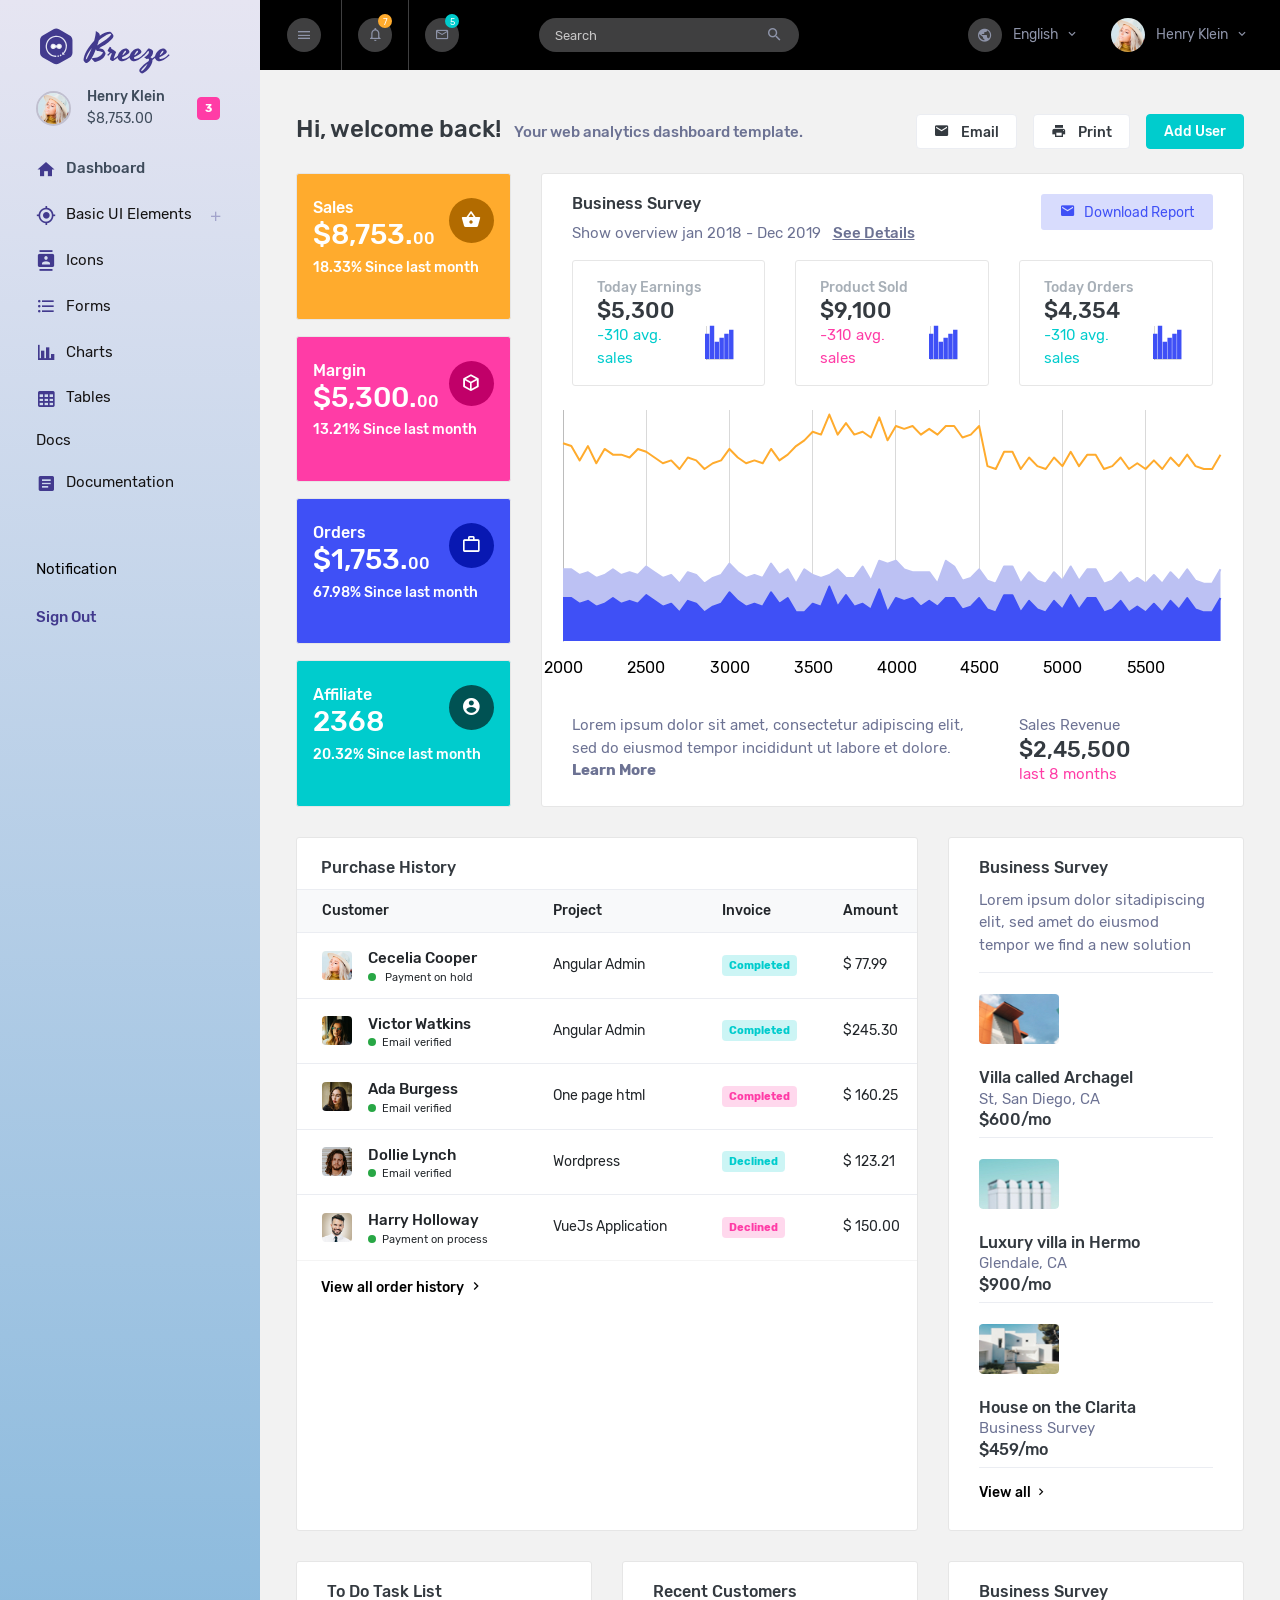
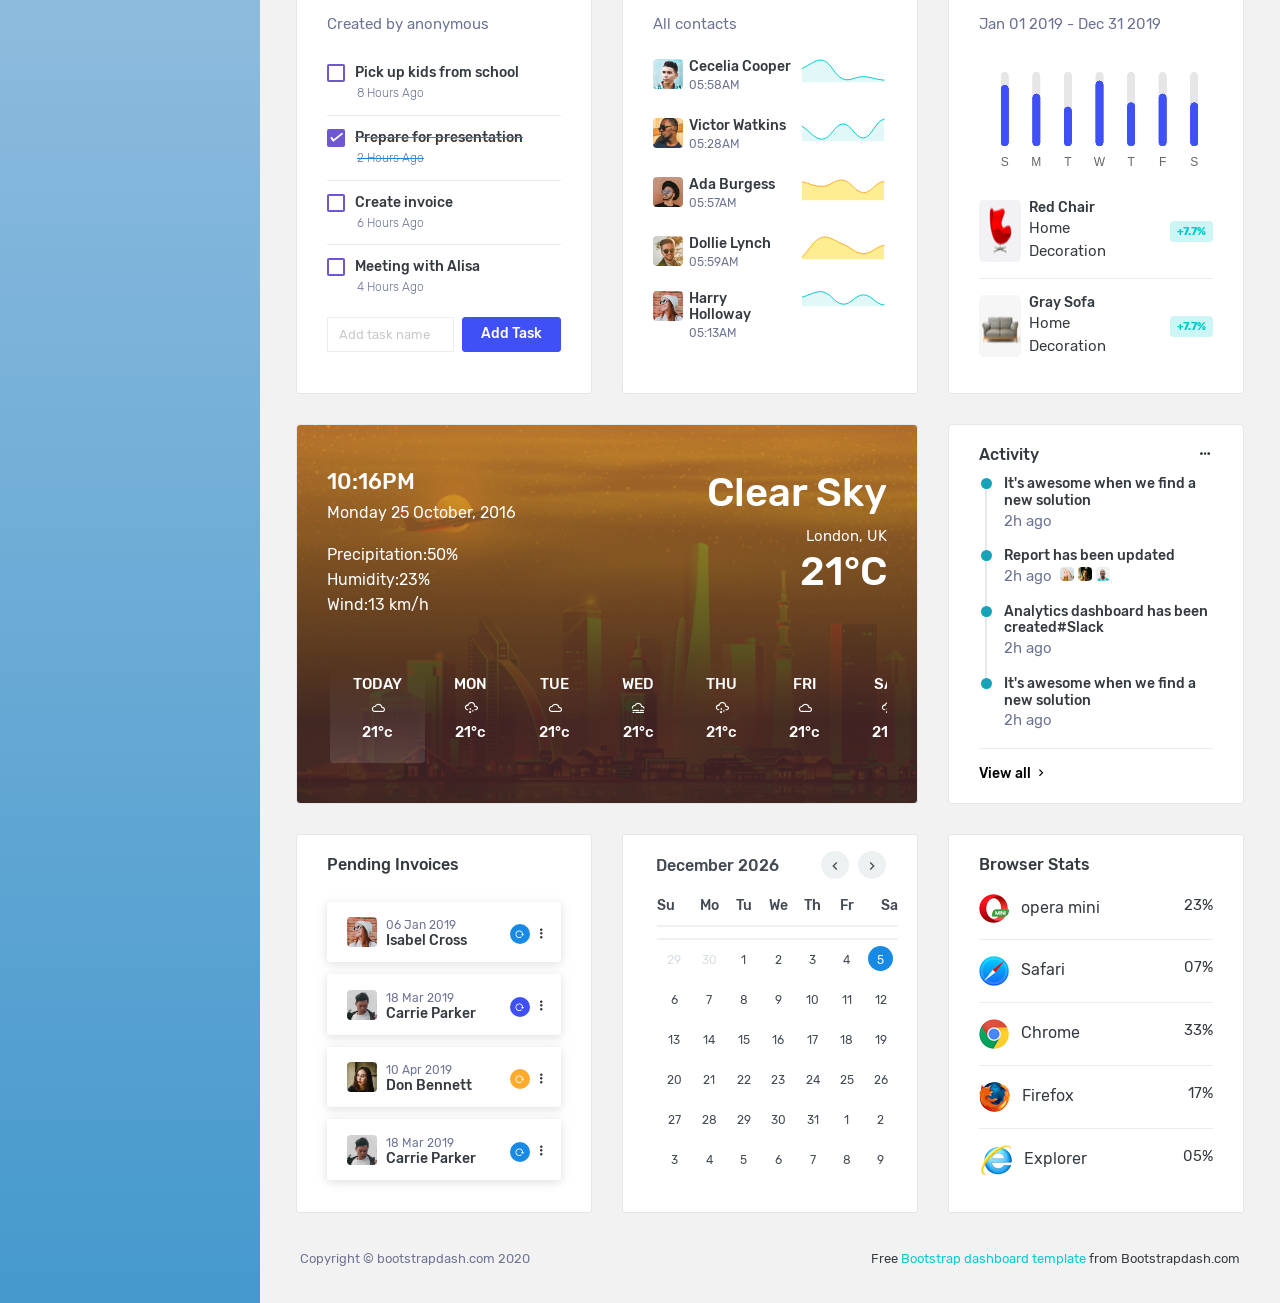
<file: AcunMedyaHospitalProject/Templates/Breeze-Free-Bootstrap-Admin-Template-1.0.0/template/index.html>
<!DOCTYPE html>
<html lang="en">
  <head>
    <!-- Required meta tags -->
    <meta charset="utf-8" />
    <meta name="viewport" content="width=device-width, initial-scale=1, shrink-to-fit=no" />
    <title>Breeze Admin</title>
    <link rel="stylesheet" href="assets/vendors/mdi/css/materialdesignicons.min.css" />
    <link rel="stylesheet" href="assets/vendors/flag-icon-css/css/flag-icon.min.css" />
    <link rel="stylesheet" href="assets/vendors/css/vendor.bundle.base.css" />
    <link rel="stylesheet" href="assets/vendors/font-awesome/css/font-awesome.min.css" />
    <link rel="stylesheet" href="assets/vendors/bootstrap-datepicker/bootstrap-datepicker.min.css" />
    <link rel="stylesheet" href="assets/css/style.css" />
    <link rel="shortcut icon" href="assets/images/favicon.png" />
  </head>
  <body>
    <div class="container-scroller">
      <nav class="sidebar sidebar-offcanvas" id="sidebar">
        <div class="text-center sidebar-brand-wrapper d-flex align-items-center">
          <a class="sidebar-brand brand-logo" href="index.html"><img src="assets/images/logo.svg" alt="logo" /></a>
          <a class="sidebar-brand brand-logo-mini pl-4 pt-3" href="index.html"><img src="assets/images/logo-mini.svg" alt="logo" /></a>
        </div>
        <ul class="nav">
          <li class="nav-item nav-profile">
            <a href="#" class="nav-link">
              <div class="nav-profile-image">
                <img src="assets/images/faces/face1.jpg" alt="profile" />
                <span class="login-status online"></span>
                <!--change to offline or busy as needed-->
              </div>
              <div class="nav-profile-text d-flex flex-column pr-3">
                <span class="font-weight-medium mb-2">Henry Klein</span>
                <span class="font-weight-normal">$8,753.00</span>
              </div>
              <span class="badge badge-danger text-white ml-3 rounded">3</span>
            </a>
          </li>
          <li class="nav-item">
            <a class="nav-link" href="index.html">
              <i class="mdi mdi-home menu-icon"></i>
              <span class="menu-title">Dashboard</span>
            </a>
          </li>
          <li class="nav-item">
            <a class="nav-link" data-toggle="collapse" href="#ui-basic" aria-expanded="false" aria-controls="ui-basic">
              <i class="mdi mdi-crosshairs-gps menu-icon"></i>
              <span class="menu-title">Basic UI Elements</span>
              <i class="menu-arrow"></i>
            </a>
            <div class="collapse" id="ui-basic">
              <ul class="nav flex-column sub-menu">
                <li class="nav-item">
                  <a class="nav-link" href="pages/ui-features/buttons.html">Buttons</a>
                </li>
                <li class="nav-item">
                  <a class="nav-link" href="pages/ui-features/dropdowns.html">Dropdowns</a>
                </li>
                <li class="nav-item">
                  <a class="nav-link" href="pages/ui-features/typography.html">Typography</a>
                </li>
              </ul>
            </div>
          </li>
          <li class="nav-item">
            <a class="nav-link" href="pages/icons/mdi.html">
              <i class="mdi mdi-contacts menu-icon"></i>
              <span class="menu-title">Icons</span>
            </a>
          </li>
          <li class="nav-item">
            <a class="nav-link" href="pages/forms/basic_elements.html">
              <i class="mdi mdi-format-list-bulleted menu-icon"></i>
              <span class="menu-title">Forms</span>
            </a>
          </li>
          <li class="nav-item">
            <a class="nav-link" href="pages/charts/chartjs.html">
              <i class="mdi mdi-chart-bar menu-icon"></i>
              <span class="menu-title">Charts</span>
            </a>
          </li>
          <li class="nav-item">
            <a class="nav-link" href="pages/tables/basic-table.html">
              <i class="mdi mdi-table-large menu-icon"></i>
              <span class="menu-title">Tables</span>
            </a>
          </li>
          <li class="nav-item">
            <span class="nav-link" href="#">
              <span class="menu-title">Docs</span>
            </span>
          </li>
          <li class="nav-item">
            <a class="nav-link" href="https://www.bootstrapdash.com/demo/breeze-free/documentation/documentation.html">
              <i class="mdi mdi-file-document-box menu-icon"></i>
              <span class="menu-title">Documentation</span>
            </a>
          </li>
          <li class="nav-item sidebar-actions">
            <div class="nav-link">
              <div class="mt-4">
                <div class="border-none">
                  <p class="text-black">Notification</p>
                </div>
                <ul class="mt-4 pl-0">
                  <li>Sign Out</li>
                </ul>
              </div>
            </div>
          </li>
        </ul>
      </nav>
      <div class="container-fluid page-body-wrapper">
        <div id="theme-settings" class="settings-panel">
          <i class="settings-close mdi mdi-close"></i>
          <p class="settings-heading">SIDEBAR SKINS</p>
          <div class="sidebar-bg-options selected" id="sidebar-default-theme">
            <div class="img-ss rounded-circle bg-light border mr-3"></div> Default
          </div>
          <div class="sidebar-bg-options" id="sidebar-dark-theme">
            <div class="img-ss rounded-circle bg-dark border mr-3"></div> Dark
          </div>
          <p class="settings-heading mt-2">HEADER SKINS</p>
          <div class="color-tiles mx-0 px-4">
            <div class="tiles light"></div>
            <div class="tiles dark"></div>
          </div>
        </div>
        <nav class="navbar col-lg-12 col-12 p-lg-0 fixed-top d-flex flex-row">
          <div class="navbar-menu-wrapper d-flex align-items-stretch justify-content-between">
            <a class="navbar-brand brand-logo-mini align-self-center d-lg-none" href="index.html"><img src="assets/images/logo-mini.svg" alt="logo" /></a>
            <button class="navbar-toggler navbar-toggler align-self-center mr-2" type="button" data-toggle="minimize">
              <i class="mdi mdi-menu"></i>
            </button>
            <ul class="navbar-nav">
              <li class="nav-item dropdown">
                <a class="nav-link count-indicator dropdown-toggle" id="notificationDropdown" href="#" data-toggle="dropdown">
                  <i class="mdi mdi-bell-outline"></i>
                  <span class="count count-varient1">7</span>
                </a>
                <div class="dropdown-menu navbar-dropdown navbar-dropdown-large preview-list" aria-labelledby="notificationDropdown">
                  <h6 class="p-3 mb-0">Notifications</h6>
                  <a class="dropdown-item preview-item">
                    <div class="preview-thumbnail">
                      <img src="assets/images/faces/face4.jpg" alt="" class="profile-pic" />
                    </div>
                    <div class="preview-item-content">
                      <p class="mb-0"> Dany Miles <span class="text-small text-muted">commented on your photo</span>
                      </p>
                    </div>
                  </a>
                  <a class="dropdown-item preview-item">
                    <div class="preview-thumbnail">
                      <img src="assets/images/faces/face3.jpg" alt="" class="profile-pic" />
                    </div>
                    <div class="preview-item-content">
                      <p class="mb-0"> James <span class="text-small text-muted">posted a photo on your wall</span>
                      </p>
                    </div>
                  </a>
                  <a class="dropdown-item preview-item">
                    <div class="preview-thumbnail">
                      <img src="assets/images/faces/face2.jpg" alt="" class="profile-pic" />
                    </div>
                    <div class="preview-item-content">
                      <p class="mb-0"> Alex <span class="text-small text-muted">just mentioned you in his post</span>
                      </p>
                    </div>
                  </a>
                  <div class="dropdown-divider"></div>
                  <p class="p-3 mb-0">View all activities</p>
                </div>
              </li>
              <li class="nav-item dropdown d-none d-sm-flex">
                <a class="nav-link count-indicator dropdown-toggle" id="messageDropdown" href="#" data-toggle="dropdown">
                  <i class="mdi mdi-email-outline"></i>
                  <span class="count count-varient2">5</span>
                </a>
                <div class="dropdown-menu navbar-dropdown navbar-dropdown-large preview-list" aria-labelledby="messageDropdown">
                  <h6 class="p-3 mb-0">Messages</h6>
                  <a class="dropdown-item preview-item">
                    <div class="preview-item-content flex-grow">
                      <span class="badge badge-pill badge-success">Request</span>
                      <p class="text-small text-muted ellipsis mb-0"> Suport needed for user123 </p>
                    </div>
                    <p class="text-small text-muted align-self-start"> 4:10 PM </p>
                  </a>
                  <a class="dropdown-item preview-item">
                    <div class="preview-item-content flex-grow">
                      <span class="badge badge-pill badge-warning">Invoices</span>
                      <p class="text-small text-muted ellipsis mb-0"> Invoice for order is mailed </p>
                    </div>
                    <p class="text-small text-muted align-self-start"> 4:10 PM </p>
                  </a>
                  <a class="dropdown-item preview-item">
                    <div class="preview-item-content flex-grow">
                      <span class="badge badge-pill badge-danger">Projects</span>
                      <p class="text-small text-muted ellipsis mb-0"> New project will start tomorrow </p>
                    </div>
                    <p class="text-small text-muted align-self-start"> 4:10 PM </p>
                  </a>
                  <h6 class="p-3 mb-0">See all activity</h6>
                </div>
              </li>
              <li class="nav-item nav-search border-0 ml-1 ml-md-3 ml-lg-5 d-none d-md-flex">
                <form class="nav-link form-inline mt-2 mt-md-0">
                  <div class="input-group">
                    <input type="text" class="form-control" placeholder="Search" />
                    <div class="input-group-append">
                      <span class="input-group-text">
                        <i class="mdi mdi-magnify"></i>
                      </span>
                    </div>
                  </div>
                </form>
              </li>
            </ul>
            <ul class="navbar-nav navbar-nav-right ml-lg-auto">
              <li class="nav-item dropdown d-none d-xl-flex border-0">
                <a class="nav-link dropdown-toggle" id="languageDropdown" href="#" data-toggle="dropdown">
                  <i class="mdi mdi-earth"></i> English </a>
                <div class="dropdown-menu navbar-dropdown" aria-labelledby="languageDropdown">
                  <a class="dropdown-item" href="#"> French </a>
                  <a class="dropdown-item" href="#"> Spain </a>
                  <a class="dropdown-item" href="#"> Latin </a>
                  <a class="dropdown-item" href="#"> Japanese </a>
                </div>
              </li>
              <li class="nav-item nav-profile dropdown border-0">
                <a class="nav-link dropdown-toggle" id="profileDropdown" href="#" data-toggle="dropdown">
                  <img class="nav-profile-img mr-2" alt="" src="assets/images/faces/face1.jpg" />
                  <span class="profile-name">Henry Klein</span>
                </a>
                <div class="dropdown-menu navbar-dropdown w-100" aria-labelledby="profileDropdown">
                  <a class="dropdown-item" href="#">
                    <i class="mdi mdi-cached mr-2 text-success"></i> Activity Log </a>
                  <a class="dropdown-item" href="#">
                    <i class="mdi mdi-logout mr-2 text-primary"></i> Signout </a>
                </div>
              </li>
            </ul>
            <button class="navbar-toggler navbar-toggler-right d-lg-none align-self-center" type="button" data-toggle="offcanvas">
              <span class="mdi mdi-menu"></span>
            </button>
          </div>
        </nav>
        <div class="main-panel">
          <div class="content-wrapper pb-0">
            <div class="page-header flex-wrap">
              <h3 class="mb-0"> Hi, welcome back! <span class="pl-0 h6 pl-sm-2 text-muted d-inline-block">Your web analytics dashboard template.</span>
              </h3>
              <div class="d-flex">
                <button type="button" class="btn btn-sm bg-white btn-icon-text border">
                  <i class="mdi mdi-email btn-icon-prepend"></i> Email </button>
                <button type="button" class="btn btn-sm bg-white btn-icon-text border ml-3">
                  <i class="mdi mdi-printer btn-icon-prepend"></i> Print </button>
                <button type="button" class="btn btn-sm ml-3 btn-success"> Add User </button>
              </div>
            </div>
            <div class="row">
              <div class="col-xl-3 col-lg-12 stretch-card grid-margin">
                <div class="row">
                  <div class="col-xl-12 col-md-6 stretch-card grid-margin grid-margin-sm-0 pb-sm-3">
                    <div class="card bg-warning">
                      <div class="card-body px-3 py-4">
                        <div class="d-flex justify-content-between align-items-start">
                          <div class="color-card">
                            <p class="mb-0 color-card-head">Sales</p>
                            <h2 class="text-white"> $8,753.<span class="h5">00</span>
                            </h2>
                          </div>
                          <i class="card-icon-indicator mdi mdi-basket bg-inverse-icon-warning"></i>
                        </div>
                        <h6 class="text-white">18.33% Since last month</h6>
                      </div>
                    </div>
                  </div>
                  <div class="col-xl-12 col-md-6 stretch-card grid-margin grid-margin-sm-0 pb-sm-3">
                    <div class="card bg-danger">
                      <div class="card-body px-3 py-4">
                        <div class="d-flex justify-content-between align-items-start">
                          <div class="color-card">
                            <p class="mb-0 color-card-head">Margin</p>
                            <h2 class="text-white"> $5,300.<span class="h5">00</span>
                            </h2>
                          </div>
                          <i class="card-icon-indicator mdi mdi-cube-outline bg-inverse-icon-danger"></i>
                        </div>
                        <h6 class="text-white">13.21% Since last month</h6>
                      </div>
                    </div>
                  </div>
                  <div class="col-xl-12 col-md-6 stretch-card grid-margin grid-margin-sm-0 pb-sm-3 pb-lg-0 pb-xl-3">
                    <div class="card bg-primary">
                      <div class="card-body px-3 py-4">
                        <div class="d-flex justify-content-between align-items-start">
                          <div class="color-card">
                            <p class="mb-0 color-card-head">Orders</p>
                            <h2 class="text-white"> $1,753.<span class="h5">00</span>
                            </h2>
                          </div>
                          <i class="card-icon-indicator mdi mdi-briefcase-outline bg-inverse-icon-primary"></i>
                        </div>
                        <h6 class="text-white">67.98% Since last month</h6>
                      </div>
                    </div>
                  </div>
                  <div class="col-xl-12 col-md-6 stretch-card pb-sm-3 pb-lg-0">
                    <div class="card bg-success">
                      <div class="card-body px-3 py-4">
                        <div class="d-flex justify-content-between align-items-start">
                          <div class="color-card">
                            <p class="mb-0 color-card-head">Affiliate</p>
                            <h2 class="text-white">2368</h2>
                          </div>
                          <i class="card-icon-indicator mdi mdi-account-circle bg-inverse-icon-success"></i>
                        </div>
                        <h6 class="text-white">20.32% Since last month</h6>
                      </div>
                    </div>
                  </div>
                </div>
              </div>
              <div class="col-xl-9 stretch-card grid-margin">
                <div class="card">
                  <div class="card-body">
                    <div class="row">
                      <div class="col-sm-7">
                        <h5>Business Survey</h5>
                        <p class="text-muted"> Show overview jan 2018 - Dec 2019 <a class="text-muted font-weight-medium pl-2" href="#"><u>See Details</u></a>
                        </p>
                      </div>
                      <div class="col-sm-5 text-md-right">
                        <button type="button" class="btn btn-icon-text mb-3 mb-sm-0 btn-inverse-primary font-weight-normal">
                          <i class="mdi mdi-email btn-icon-prepend"></i>Download Report </button>
                      </div>
                    </div>
                    <div class="row">
                      <div class="col-sm-4">
                        <div class="card mb-3 mb-sm-0">
                          <div class="card-body py-3 px-4">
                            <p class="m-0 survey-head">Today Earnings</p>
                            <div class="d-flex justify-content-between align-items-end flot-bar-wrapper">
                              <div>
                                <h3 class="m-0 survey-value">$5,300</h3>
                                <p class="text-success m-0">-310 avg. sales</p>
                              </div>
                              <div id="earningChart" class="flot-chart"></div>
                            </div>
                          </div>
                        </div>
                      </div>
                      <div class="col-sm-4">
                        <div class="card mb-3 mb-sm-0">
                          <div class="card-body py-3 px-4">
                            <p class="m-0 survey-head">Product Sold</p>
                            <div class="d-flex justify-content-between align-items-end flot-bar-wrapper">
                              <div>
                                <h3 class="m-0 survey-value">$9,100</h3>
                                <p class="text-danger m-0">-310 avg. sales</p>
                              </div>
                              <div id="productChart" class="flot-chart"></div>
                            </div>
                          </div>
                        </div>
                      </div>
                      <div class="col-sm-4">
                        <div class="card">
                          <div class="card-body py-3 px-4">
                            <p class="m-0 survey-head">Today Orders</p>
                            <div class="d-flex justify-content-between align-items-end flot-bar-wrapper">
                              <div>
                                <h3 class="m-0 survey-value">$4,354</h3>
                                <p class="text-success m-0">-310 avg. sales</p>
                              </div>
                              <div id="orderChart" class="flot-chart"></div>
                            </div>
                          </div>
                        </div>
                      </div>
                    </div>
                    <div class="row my-3">
                      <div class="col-sm-12">
                        <div class="flot-chart-wrapper">
                          <div id="flotChart" class="flot-chart">
                            <canvas class="flot-base"></canvas>
                          </div>
                        </div>
                      </div>
                    </div>
                    <div class="row">
                      <div class="col-sm-8">
                        <p class="text-muted mb-0"> Lorem ipsum dolor sit amet, consectetur adipiscing elit, sed do eiusmod tempor incididunt ut labore et dolore. <b>Learn More</b>
                        </p>
                      </div>
                      <div class="col-sm-4">
                        <p class="mb-0 text-muted">Sales Revenue</p>
                        <h5 class="d-inline-block survey-value mb-0"> $2,45,500 </h5>
                        <p class="d-inline-block text-danger mb-0"> last 8 months </p>
                      </div>
                    </div>
                  </div>
                </div>
              </div>
            </div>
            <div class="row">
              <div class="col-xl-8 col-sm-6 grid-margin stretch-card">
                <div class="card">
                  <div class="card-body px-0 overflow-auto">
                    <h4 class="card-title pl-4">Purchase History</h4>
                    <div class="table-responsive">
                      <table class="table">
                        <thead class="bg-light">
                          <tr>
                            <th>Customer</th>
                            <th>Project</th>
                            <th>Invoice</th>
                            <th>Amount</th>
                          </tr>
                        </thead>
                        <tbody>
                          <tr>
                            <td>
                              <div class="d-flex align-items-center">
                                <img src="assets/images/faces/face1.jpg" alt="image" />
                                <div class="table-user-name ml-3">
                                  <p class="mb-0 font-weight-medium"> Cecelia Cooper </p>
                                  <small> Payment on hold</small>
                                </div>
                              </div>
                            </td>
                            <td>Angular Admin</td>
                            <td>
                              <div class="badge badge-inverse-success"> Completed </div>
                            </td>
                            <td>$ 77.99</td>
                          </tr>
                          <tr>
                            <td>
                              <div class="d-flex align-items-center">
                                <img src="assets/images/faces/face10.jpg" alt="image" />
                                <div class="table-user-name ml-3">
                                  <p class="mb-0 font-weight-medium"> Victor Watkins </p>
                                  <small>Email verified</small>
                                </div>
                              </div>
                            </td>
                            <td>Angular Admin</td>
                            <td>
                              <div class="badge badge-inverse-success"> Completed </div>
                            </td>
                            <td>$245.30</td>
                          </tr>
                          <tr>
                            <td>
                              <div class="d-flex align-items-center">
                                <img src="assets/images/faces/face11.jpg" alt="image" />
                                <div class="table-user-name ml-3">
                                  <p class="mb-0 font-weight-medium"> Ada Burgess </p>
                                  <small>Email verified</small>
                                </div>
                              </div>
                            </td>
                            <td>One page html</td>
                            <td>
                              <div class="badge badge-inverse-danger"> Completed </div>
                            </td>
                            <td>$ 160.25</td>
                          </tr>
                          <tr>
                            <td>
                              <div class="d-flex align-items-center">
                                <img src="assets/images/faces/face13.jpg" alt="image" />
                                <div class="table-user-name ml-3">
                                  <p class="mb-0 font-weight-medium"> Dollie Lynch </p>
                                  <small>Email verified</small>
                                </div>
                              </div>
                            </td>
                            <td>Wordpress</td>
                            <td>
                              <div class="badge badge-inverse-success"> Declined </div>
                            </td>
                            <td>$ 123.21</td>
                          </tr>
                          <tr>
                            <td>
                              <div class="d-flex align-items-center">
                                <img src="assets/images/faces/face16.jpg" alt="image" />
                                <div class="table-user-name ml-3">
                                  <p class="mb-0 font-weight-medium"> Harry Holloway </p>
                                  <small>Payment on process</small>
                                </div>
                              </div>
                            </td>
                            <td>VueJs Application</td>
                            <td>
                              <div class="badge badge-inverse-danger"> Declined </div>
                            </td>
                            <td>$ 150.00</td>
                          </tr>
                        </tbody>
                      </table>
                    </div>
                    <a class="text-black mt-3 d-block pl-4" href="#">
                      <span class="font-weight-medium h6">View all order history</span>
                      <i class="mdi mdi-chevron-right"></i></a>
                  </div>
                </div>
              </div>
              <div class="col-xl-4 col-sm-6 grid-margin stretch-card">
                <div class="card">
                  <div class="card-body">
                    <div class="card-title font-weight-medium"> Business Survey </div>
                    <p class="text-muted"> Lorem ipsum dolor sitadipiscing elit, sed amet do eiusmod tempor we find a new solution </p>
                    <div class="d-flex flex-wrap border-bottom py-2 border-top justify-content-between">
                      <img class="survey-img mb-lg-3" src="assets/images/dashboard/img_3.jpg" alt="" />
                      <div class="pt-2">
                        <h5 class="mb-0">Villa called Archagel</h5>
                        <p class="mb-0 text-muted">St, San Diego, CA</p>
                        <h5 class="mb-0">$600/mo</h5>
                      </div>
                    </div>
                    <div class="d-flex flex-wrap border-bottom py-2 justify-content-between">
                      <img class="survey-img mb-lg-3" src="assets/images/dashboard/img_1.jpg" alt="" />
                      <div class="pt-2">
                        <h5 class="mb-0">Luxury villa in Hermo</h5>
                        <p class="mb-0 text-muted">Glendale, CA</p>
                        <h5 class="mb-0">$900/mo</h5>
                      </div>
                    </div>
                    <div class="d-flex flex-wrap border-bottom py-2 justify-content-between">
                      <img class="survey-img mb-lg-3" src="assets/images/dashboard/img_2.jpg" alt="" />
                      <div class="pt-2">
                        <h5 class="mb-0">House on the Clarita</h5>
                        <p class="mb-0 text-muted">Business Survey</p>
                        <h5 class="mb-0">$459/mo</h5>
                      </div>
                    </div>
                    <a class="text-black mt-3 d-block font-weight-medium h6" href="#">View all <i class="mdi mdi-chevron-right"></i></a>
                  </div>
                </div>
              </div>
            </div>
            <div class="row">
              <div class="col-xl-4 grid-margin stretch-card">
                <div class="card">
                  <div class="card-body">
                    <h4 class="card-title text-black">To do Task List</h4>
                    <p class="text-muted">Created by anonymous</p>
                    <div class="list-wrapper">
                      <ul class="d-flex flex-column-reverse todo-list todo-list-custom">
                        <li>
                          <div class="form-check">
                            <label class="form-check-label">
                              <input class="checkbox" type="checkbox" /> Meeting with Alisa </label>
                            <span class="list-time">4 Hours Ago</span>
                          </div>
                        </li>
                        <li>
                          <div class="form-check">
                            <label class="form-check-label">
                              <input class="checkbox" type="checkbox" /> Create invoice </label>
                            <span class="list-time">6 Hours Ago</span>
                          </div>
                        </li>
                        <li class="completed">
                          <div class="form-check">
                            <label class="form-check-label">
                              <input class="checkbox" type="checkbox" checked /> Prepare for presentation </label>
                            <span class="list-time">2 Hours Ago</span>
                          </div>
                        </li>
                        <li>
                          <div class="form-check">
                            <label class="form-check-label">
                              <input class="checkbox" type="checkbox" /> Pick up kids from school </label>
                            <span class="list-time">8 Hours Ago</span>
                          </div>
                        </li>
                      </ul>
                    </div>
                    <div class="add-items d-flex flex-wrap flex-sm-nowrap">
                      <input type="text" class="form-control todo-list-input flex-grow" placeholder="Add task name" />
                      <button class="add btn btn-primary font-weight-regular text-nowrap" id="add-task"> Add Task </button>
                    </div>
                  </div>
                </div>
              </div>
              <div class="col-xl-4 col-md-6 grid-margin stretch-card">
                <div class="card">
                  <div class="card-body">
                    <h4 class="card-title text-black">Recent Customers</h4>
                    <p class="text-muted">All contacts</p>
                    <div class="row pt-2 pb-1">
                      <div class="col-12 col-sm-7">
                        <div class="row">
                          <div class="col-4 col-md-4">
                            <img class="customer-img" src="assets/images/faces/face22.jpg" alt="" />
                          </div>
                          <div class="col-8 col-md-8 p-sm-0">
                            <h6 class="mb-0">Cecelia Cooper</h6>
                            <p class="text-muted font-12">05:58AM</p>
                          </div>
                        </div>
                      </div>
                      <div class="col-sm-5 pl-0">
                        <canvas id="areaChart1"></canvas>
                      </div>
                    </div>
                    <div class="row py-1">
                      <div class="col-sm-7">
                        <div class="row">
                          <div class="col-4 col-sm-4">
                            <img class="customer-img" src="assets/images/faces/face25.jpg" alt="" />
                          </div>
                          <div class="col-8 col-sm-8 p-sm-0">
                            <h6 class="mb-0">Victor Watkins</h6>
                            <p class="text-muted font-12">05:28AM</p>
                          </div>
                        </div>
                      </div>
                      <div class="col-sm-5 pl-0">
                        <canvas id="areaChart2"></canvas>
                      </div>
                    </div>
                    <div class="row py-1">
                      <div class="col-sm-7">
                        <div class="row">
                          <div class="col-4 col-sm-4">
                            <img class="customer-img" src="assets/images/faces/face15.jpg" alt="" />
                          </div>
                          <div class="col-8 col-sm-8 p-sm-0">
                            <h6 class="mb-0">Ada Burgess</h6>
                            <p class="text-muted font-12">05:57AM</p>
                          </div>
                        </div>
                      </div>
                      <div class="col-sm-5 pl-0">
                        <canvas id="areaChart3"></canvas>
                      </div>
                    </div>
                    <div class="row py-1">
                      <div class="col-sm-7">
                        <div class="row">
                          <div class="col-4 col-sm-4">
                            <img class="customer-img" src="assets/images/faces/face5.jpg" alt="" />
                          </div>
                          <div class="col-8 col-sm-8 p-sm-0">
                            <h6 class="mb-0">Dollie Lynch</h6>
                            <p class="text-muted font-12">05:59AM</p>
                          </div>
                        </div>
                      </div>
                      <div class="col-sm-5 pl-0">
                        <canvas id="areaChart4"></canvas>
                      </div>
                    </div>
                    <div class="row">
                      <div class="col-sm-7">
                        <div class="row">
                          <div class="col-4 col-sm-4">
                            <img class="customer-img" src="assets/images/faces/face2.jpg" alt="" />
                          </div>
                          <div class="col-8 col-sm-8 p-sm-0">
                            <h6 class="mb-0">Harry Holloway</h6>
                            <p class="text-muted font-12 mb-0">05:13AM</p>
                          </div>
                        </div>
                      </div>
                      <div class="col-sm-5 pl-0">
                        <canvas id="areaChart5" height="100"></canvas>
                      </div>
                    </div>
                  </div>
                </div>
              </div>
              <div class="col-xl-4 col-md-6 grid-margin stretch-card">
                <div class="card">
                  <div class="card-body">
                    <h4 class="card-title text-black">Business Survey</h4>
                    <p class="text-muted pb-2">Jan 01 2019 - Dec 31 2019</p>
                    <canvas id="surveyBar"></canvas>
                    <div class="row border-bottom pb-3 pt-4 align-items-center mx-0">
                      <div class="col-sm-9 pl-0">
                        <div class="d-flex">
                          <img src="assets/images/dashboard/img_4.jpg" alt="" />
                          <div class="pl-2">
                            <h6 class="m-0">Red Chair</h6>
                            <p class="m-0">Home Decoration</p>
                          </div>
                        </div>
                      </div>
                      <div class="col-sm-3 pl-0 pl-sm-3">
                        <div class="badge badge-inverse-success mt-3 mt-sm-0"> +7.7% </div>
                      </div>
                    </div>
                    <div class="row py-3 align-items-center mx-0">
                      <div class="col-sm-9 pl-0">
                        <div class="d-flex">
                          <img src="assets/images/dashboard/img_5.jpg" alt="" />
                          <div class="pl-2">
                            <h6 class="m-0">Gray Sofa</h6>
                            <p class="m-0">Home Decoration</p>
                          </div>
                        </div>
                      </div>
                      <div class="col-sm-3 pl-0 pl-sm-3">
                        <div class="badge badge-inverse-success mt-3 mt-sm-0"> +7.7% </div>
                      </div>
                    </div>
                  </div>
                </div>
              </div>
            </div>
            <div class="row">
              <div class="col-xl-8 grid-margin stretch-card">
                <div class="card card-calender">
                  <div class="card-body">
                    <div class="row pt-4">
                      <div class="col-sm-6">
                        <h1 class="text-white">10:16PM</h1>
                        <h5 class="text-white">Monday 25 October, 2016</h5>
                        <h5 class="text-white pt-2 m-0">Precipitation:50%</h5>
                        <h5 class="text-white m-0">Humidity:23%</h5>
                        <h5 class="text-white m-0">Wind:13 km/h</h5>
                      </div>
                      <div class="col-sm-6 text-sm-right pt-3 pt-sm-0">
                        <h3 class="text-white">Clear Sky</h3>
                        <p class="text-white m-0">London, UK</p>
                        <h3 class="text-white m-0">21°C</h3>
                      </div>
                    </div>
                    <div class="row mt-5">
                      <div class="col-sm-12">
                        <ul class="d-flex pl-0 overflow-auto">
                          <li class="weakly-weather-item text-white font-weight-medium text-center active">
                            <p class="mb-0">TODAY</p>
                            <i class="mdi mdi-weather-cloudy"></i>
                            <p class="mb-0">21<span class="symbol">°c</span></p>
                          </li>
                          <li class="weakly-weather-item text-white font-weight-medium text-center">
                            <p class="mb-0">MON</p>
                            <i class="mdi mdi-weather-hail"></i>
                            <p class="mb-0">21<span class="symbol">°c</span></p>
                          </li>
                          <li class="weakly-weather-item text-white font-weight-medium text-center">
                            <p class="mb-0">TUE</p>
                            <i class="mdi mdi-weather-cloudy"></i>
                            <p class="mb-0">21<span class="symbol">°c</span></p>
                          </li>
                          <li class="weakly-weather-item text-white font-weight-medium text-center">
                            <p class="mb-0">WED</p>
                            <i class="mdi mdi-weather-fog"></i>
                            <p class="mb-0">21<span class="symbol">°c</span></p>
                          </li>
                          <li class="weakly-weather-item text-white font-weight-medium text-center">
                            <p class="mb-0">THU</p>
                            <i class="mdi mdi-weather-hail"></i>
                            <p class="mb-0">21<span class="symbol">°c</span></p>
                          </li>
                          <li class="weakly-weather-item text-white font-weight-medium text-center">
                            <p class="mb-0">FRI</p>
                            <i class="mdi mdi-weather-cloudy"></i>
                            <p class="mb-0">21<span class="symbol">°c</span></p>
                          </li>
                          <li class="weakly-weather-item text-white font-weight-medium text-center">
                            <p class="mb-0">SAT</p>
                            <i class="mdi mdi-weather-hail"></i>
                            <p class="mb-0">21<span class="symbol">°c</span></p>
                          </li>
                          <li class="weakly-weather-item text-white font-weight-medium text-center">
                            <p class="mb-0">SUN</p>
                            <i class="mdi mdi-weather-cloudy"></i>
                            <p class="mb-0">21<span class="symbol">°c</span></p>
                          </li>
                        </ul>
                      </div>
                    </div>
                  </div>
                </div>
              </div>
              <div class="col-xl-4 grid-margin stretch-card">
                <!--activity-->
                <div class="card">
                  <div class="card-body">
                    <h4 class="card-title">
                      <span class="d-flex justify-content-between">
                        <span>Activity</span>
                        <span class="dropdown dropleft d-block">
                          <span id="dropdownMenuButton1" data-toggle="dropdown" role="button" aria-haspopup="true" aria-expanded="false">
                            <span><i class="mdi mdi-dots-horizontal"></i></span>
                          </span>
                          <span class="dropdown-menu" aria-labelledby="dropdownMenuButton1">
                            <a class="dropdown-item" href="#">Contact</a>
                            <a class="dropdown-item" href="#">Helpdesk</a>
                            <a class="dropdown-item" href="#">Chat with us</a>
                          </span>
                        </span>
                      </span>
                    </h4>
                    <ul class="gradient-bullet-list border-bottom">
                      <li>
                        <h6 class="mb-0"> It's awesome when we find a new solution </h6>
                        <p class="text-muted">2h ago</p>
                      </li>
                      <li>
                        <h6 class="mb-0">Report has been updated</h6>
                        <p class="text-muted">
                          <span>2h ago</span>
                          <span class="d-inline-block">
                            <span class="d-flex d-inline-block">
                              <img class="ml-1" src="assets/images/faces/face1.jpg" alt="" />
                              <img class="ml-1" src="assets/images/faces/face10.jpg" alt="" />
                              <img class="ml-1" src="assets/images/faces/face14.jpg" alt="" />
                            </span>
                          </span>
                        </p>
                      </li>
                      <li>
                        <h6 class="mb-0"> Analytics dashboard has been created#Slack </h6>
                        <p class="text-muted">2h ago</p>
                      </li>
                      <li>
                        <h6 class="mb-0"> It's awesome when we find a new solution </h6>
                        <p class="text-muted">2h ago</p>
                      </li>
                    </ul>
                    <a class="text-black mt-3 mb-0 d-block h6" href="#">View all <i class="mdi mdi-chevron-right"></i></a>
                  </div>
                </div>
                <!--activity ends-->
              </div>
            </div>
            <div class="row">
              <div class="col-xl-4 col-md-6 grid-margin stretch-card">
                <div class="card card-invoice">
                  <div class="card-body">
                    <h4 class="card-title pb-3">Pending invoices</h4>
                    <div class="list-card">
                      <div class="row align-items-center">
                        <div class="col-7 col-sm-8">
                          <div class="row align-items-center">
                            <div class="col-sm-4">
                              <img src="assets/images/faces/face2.jpg" alt="" />
                            </div>
                            <div class="col-sm-8 pr-0 pl-sm-0">
                              <span>06 Jan 2019</span>
                              <h6 class="mb-1 mb-sm-0">Isabel Cross</h6>
                            </div>
                          </div>
                        </div>
                        <div class="col-5 col-sm-4">
                          <div class="d-flex pt-1 align-items-center">
                            <div class="reload-outer bg-info">
                              <i class="mdi mdi-reload"></i>
                            </div>
                            <div class="dropdown dropleft pl-1 pt-3">
                              <div id="dropdownMenuButton2" data-toggle="dropdown" role="button" aria-haspopup="true" aria-expanded="false">
                                <p><i class="mdi mdi-dots-vertical"></i></p>
                              </div>
                              <div class="dropdown-menu" aria-labelledby="dropdownMenuButton2">
                                <a class="dropdown-item" href="#">Sales</a>
                                <a class="dropdown-item" href="#">Track Invoice</a>
                                <a class="dropdown-item" href="#">Payment History</a>
                              </div>
                            </div>
                          </div>
                        </div>
                      </div>
                    </div>
                    <div class="list-card">
                      <div class="row align-items-center">
                        <div class="col-7 col-sm-8">
                          <div class="row align-items-center">
                            <div class="col-sm-4">
                              <img src="assets/images/faces/face3.jpg" alt="" />
                            </div>
                            <div class="col-sm-8 pr-0 pl-sm-0">
                              <span>18 Mar 2019</span>
                              <h6 class="mb-1 mb-sm-0">Carrie Parker</h6>
                            </div>
                          </div>
                        </div>
                        <div class="col-5 col-sm-4">
                          <div class="d-flex pt-1 align-items-center">
                            <div class="reload-outer bg-primary">
                              <i class="mdi mdi-reload"></i>
                            </div>
                            <div class="dropdown dropleft pl-1 pt-3">
                              <div id="dropdownMenuButton3" data-toggle="dropdown" role="button" aria-haspopup="true" aria-expanded="false">
                                <p><i class="mdi mdi-dots-vertical"></i></p>
                              </div>
                              <div class="dropdown-menu" aria-labelledby="dropdownMenuButton3">
                                <a class="dropdown-item" href="#">Sales</a>
                                <a class="dropdown-item" href="#">Track Invoice</a>
                                <a class="dropdown-item" href="#">Payment History</a>
                              </div>
                            </div>
                          </div>
                        </div>
                      </div>
                    </div>
                    <div class="list-card">
                      <div class="row align-items-center">
                        <div class="col-7 col-sm-8">
                          <div class="row align-items-center">
                            <div class="col-sm-4">
                              <img src="assets/images/faces/face11.jpg" alt="" />
                            </div>
                            <div class="col-sm-8 pr-0 pl-sm-0">
                              <span>10 Apr 2019</span>
                              <h6 class="mb-1 mb-sm-0">Don Bennett</h6>
                            </div>
                          </div>
                        </div>
                        <div class="col-5 col-sm-4">
                          <div class="d-flex pt-1 align-items-center">
                            <div class="reload-outer bg-warning">
                              <i class="mdi mdi-reload"></i>
                            </div>
                            <div class="dropdown dropleft pl-1 pt-3">
                              <div id="dropdownMenuButton4" data-toggle="dropdown" role="button" aria-haspopup="true" aria-expanded="false">
                                <p><i class="mdi mdi-dots-vertical"></i></p>
                              </div>
                              <div class="dropdown-menu" aria-labelledby="dropdownMenuButton4">
                                <a class="dropdown-item" href="#">Sales</a>
                                <a class="dropdown-item" href="#">Track Invoice</a>
                                <a class="dropdown-item" href="#">Payment History</a>
                              </div>
                            </div>
                          </div>
                        </div>
                      </div>
                    </div>
                    <div class="list-card">
                      <div class="row align-items-center">
                        <div class="col-7 col-sm-8">
                          <div class="row align-items-center">
                            <div class="col-sm-4">
                              <img src="assets/images/faces/face3.jpg" alt="" />
                            </div>
                            <div class="col-sm-8 pr-0 pl-sm-0">
                              <span>18 Mar 2019</span>
                              <h6 class="mb-1 mb-sm-0">Carrie Parker</h6>
                            </div>
                          </div>
                        </div>
                        <div class="col-5 col-sm-4">
                          <div class="d-flex pt-1 align-items-center">
                            <div class="reload-outer bg-info">
                              <i class="mdi mdi-reload"></i>
                            </div>
                            <div class="dropdown dropleft pl-1 pt-3">
                              <div id="dropdownMenuButton5" data-toggle="dropdown" role="button" aria-haspopup="true" aria-expanded="false">
                                <p><i class="mdi mdi-dots-vertical"></i></p>
                              </div>
                              <div class="dropdown-menu" aria-labelledby="dropdownMenuButton5">
                                <a class="dropdown-item" href="#">Sales</a>
                                <a class="dropdown-item" href="#">Track Invoice</a>
                                <a class="dropdown-item" href="#">Payment History</a>
                              </div>
                            </div>
                          </div>
                        </div>
                      </div>
                    </div>
                  </div>
                </div>
              </div>
              <div class="col-xl-4 col-md-6 grid-margin stretch-card">
                <!--datepicker-->
                <div class="card">
                  <div class="card-body">
                    <div id="inline-datepicker" class="datepicker table-responsive"></div>
                  </div>
                </div>
                <!--datepicker ends-->
              </div>
              <div class="col-xl-4 col-md-6 stretch-card grid-margin stretch-card">
                <!--browser stats-->
                <div class="card">
                  <div class="card-body">
                    <h4 class="card-title">Browser stats</h4>
                    <div class="row py-2">
                      <div class="col-sm-12">
                        <div class="d-flex justify-content-between pb-3 border-bottom">
                          <div>
                            <img class="mr-2" src="assets/images/browser-logo/opera-logo.png" alt="" />
                            <span class="p">opera mini</span>
                          </div>
                          <p class="mb-0">23%</p>
                        </div>
                      </div>
                    </div>
                    <div class="row py-2">
                      <div class="col-sm-12">
                        <div class="d-flex justify-content-between pb-3 border-bottom">
                          <div>
                            <img class="mr-2" src="assets/images/browser-logo/safari-logo.png" alt="" />
                            <span class="p">Safari</span>
                          </div>
                          <p class="mb-0">07%</p>
                        </div>
                      </div>
                    </div>
                    <div class="row py-2">
                      <div class="col-sm-12">
                        <div class="d-flex justify-content-between pb-3 border-bottom">
                          <div>
                            <img class="mr-2" src="assets/images/browser-logo/chrome-logo.png" alt="" />
                            <span class="p">Chrome</span>
                          </div>
                          <p class="mb-0">33%</p>
                        </div>
                      </div>
                    </div>
                    <div class="row py-2">
                      <div class="col-sm-12">
                        <div class="d-flex justify-content-between pb-3 border-bottom">
                          <div>
                            <img class="mr-2" src="assets/images/browser-logo/firefox-logo.png" alt="" />
                            <span class="p">Firefox</span>
                          </div>
                          <p class="mb-0">17%</p>
                        </div>
                      </div>
                    </div>
                    <div class="row py-2">
                      <div class="col-sm-12">
                        <div class="d-flex justify-content-between">
                          <div>
                            <img class="mr-2" src="assets/images/browser-logo/explorer-logo.png" alt="" />
                            <span class="p">Explorer</span>
                          </div>
                          <p class="mb-0">05%</p>
                        </div>
                      </div>
                    </div>
                  </div>
                </div>
                <!--browser stats ends-->
              </div>
            </div>
          </div>
          <footer class="footer">
            <div class="d-sm-flex justify-content-center justify-content-sm-between">
              <span class="text-muted d-block text-center text-sm-left d-sm-inline-block">Copyright © bootstrapdash.com 2020</span>
              <span class="float-none float-sm-right d-block mt-1 mt-sm-0 text-center"> Free <a href="https://www.bootstrapdash.com/" target="_blank">Bootstrap dashboard template</a> from Bootstrapdash.com</span>
            </div>
          </footer>
        </div>
        <!-- main-panel ends -->
      </div>
      <!-- page-body-wrapper ends -->
    </div>
    <!-- container-scroller -->
    <!-- plugins:js -->
    <script src="assets/vendors/js/vendor.bundle.base.js"></script>
    <!-- endinject -->
    <!-- Plugin js for this page -->
    <script src="assets/vendors/chart.js/Chart.min.js"></script>
    <script src="assets/vendors/bootstrap-datepicker/bootstrap-datepicker.min.js"></script>
    <script src="assets/vendors/flot/jquery.flot.js"></script>
    <script src="assets/vendors/flot/jquery.flot.resize.js"></script>
    <script src="assets/vendors/flot/jquery.flot.categories.js"></script>
    <script src="assets/vendors/flot/jquery.flot.fillbetween.js"></script>
    <script src="assets/vendors/flot/jquery.flot.stack.js"></script>
    <script src="assets/vendors/flot/jquery.flot.pie.js"></script>
    <!-- End plugin js for this page -->
    <!-- inject:js -->
    <script src="assets/js/off-canvas.js"></script>
    <script src="assets/js/hoverable-collapse.js"></script>
    <script src="assets/js/misc.js"></script>
    <!-- endinject -->
    <!-- Custom js for this page -->
    <script src="assets/js/dashboard.js"></script>
    <!-- End custom js for this page -->
  </body>
</html>
</file>
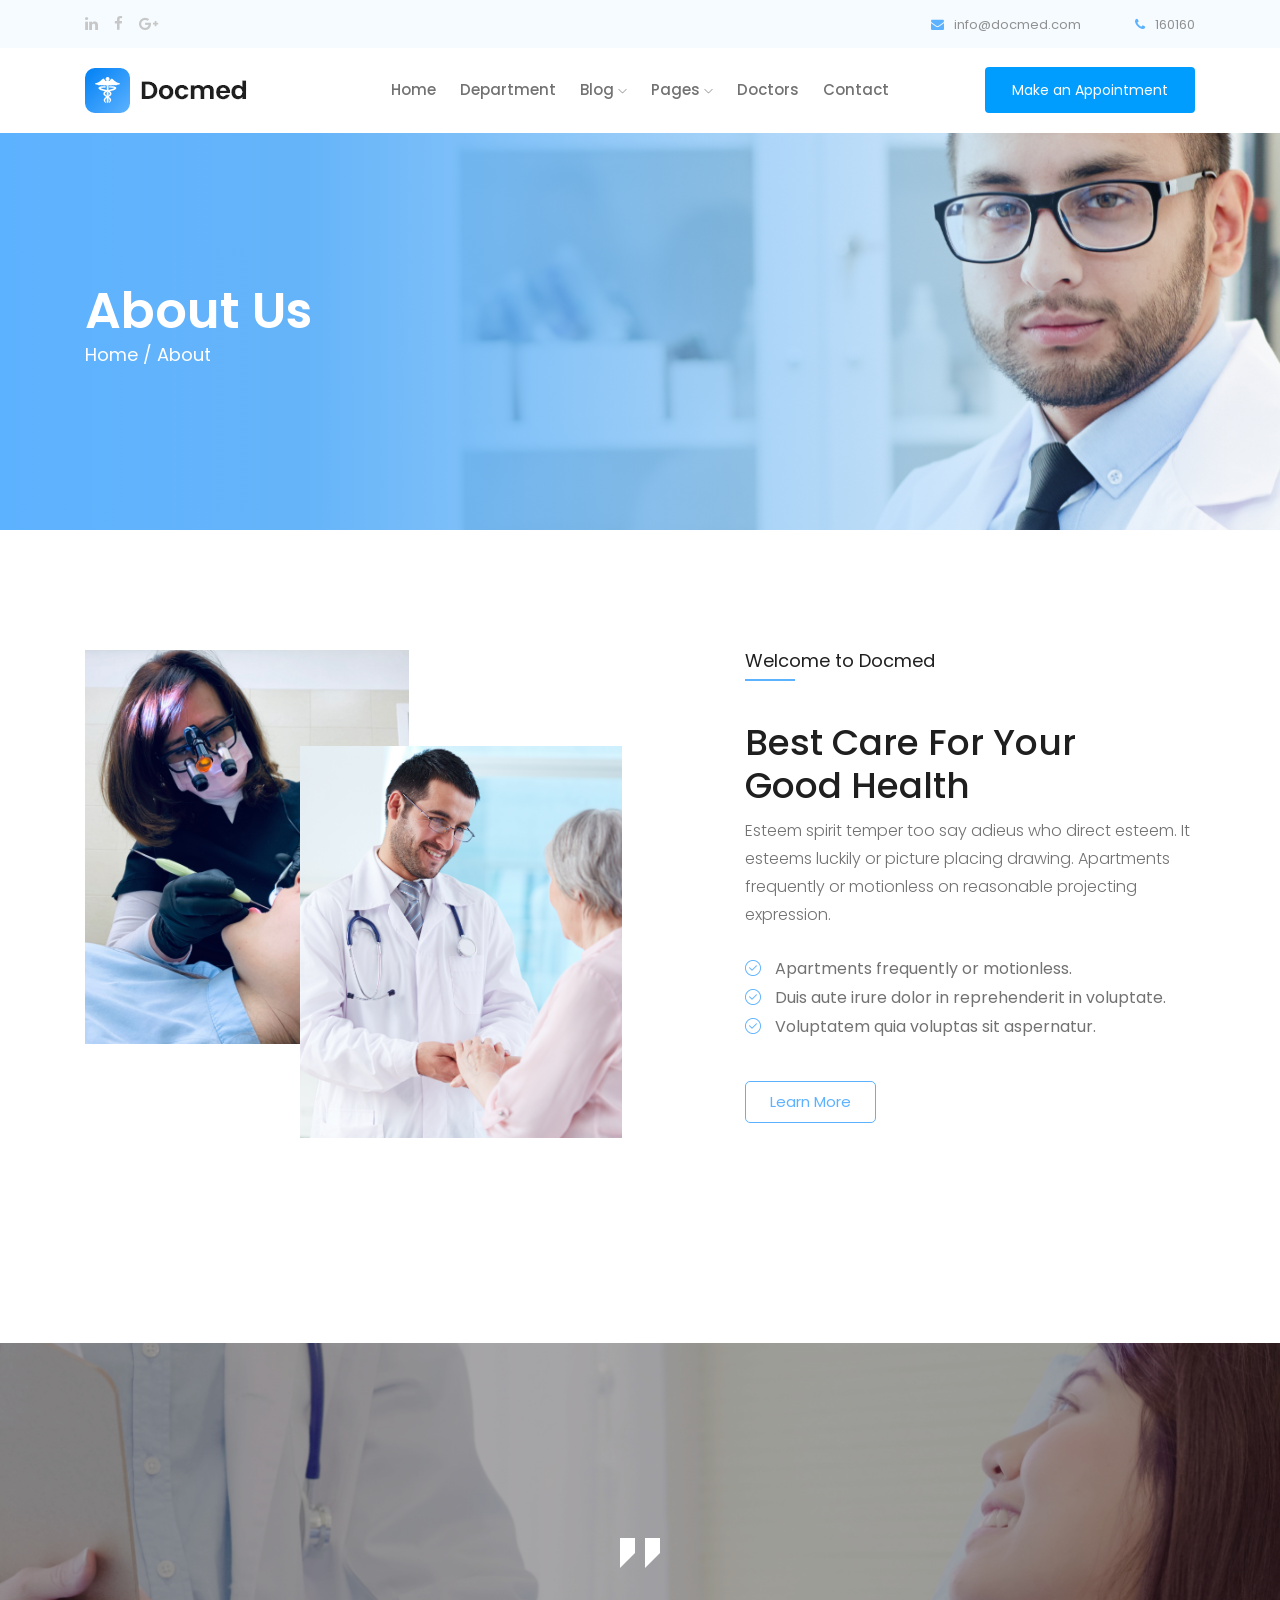
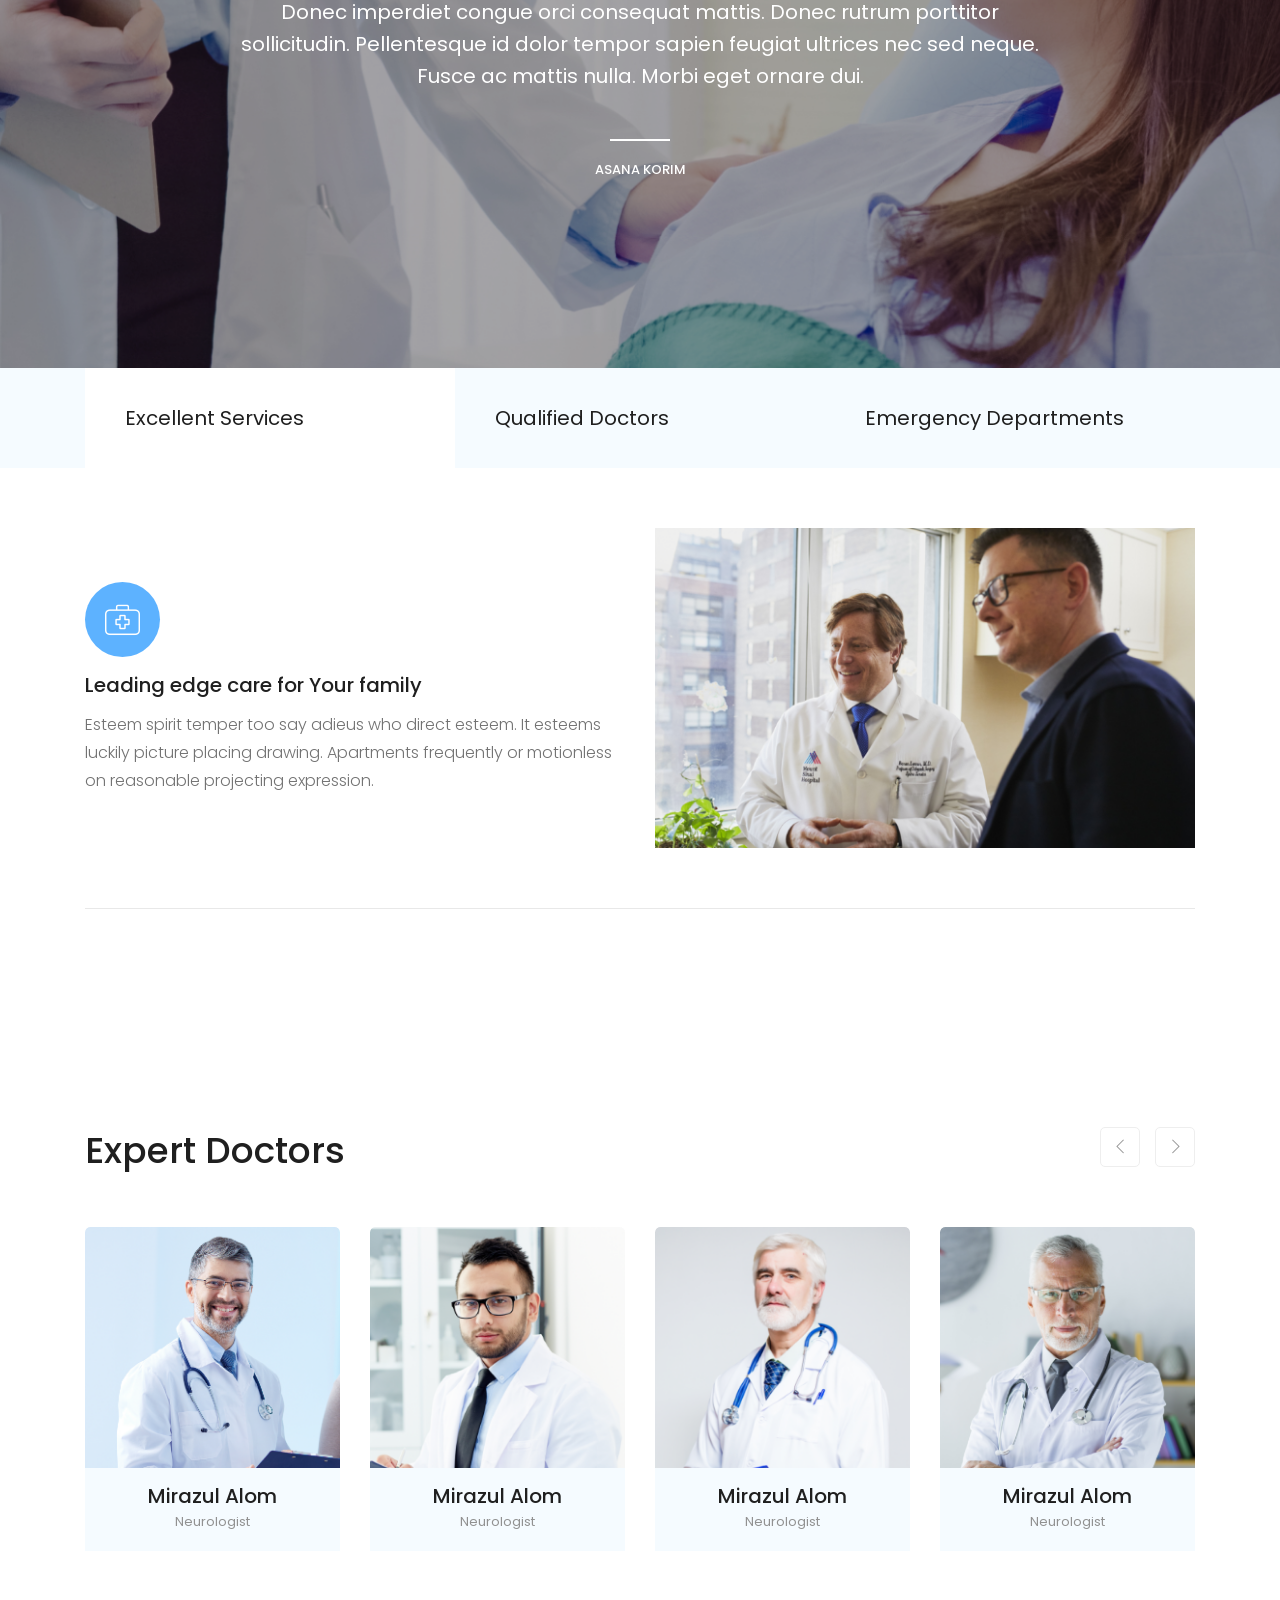
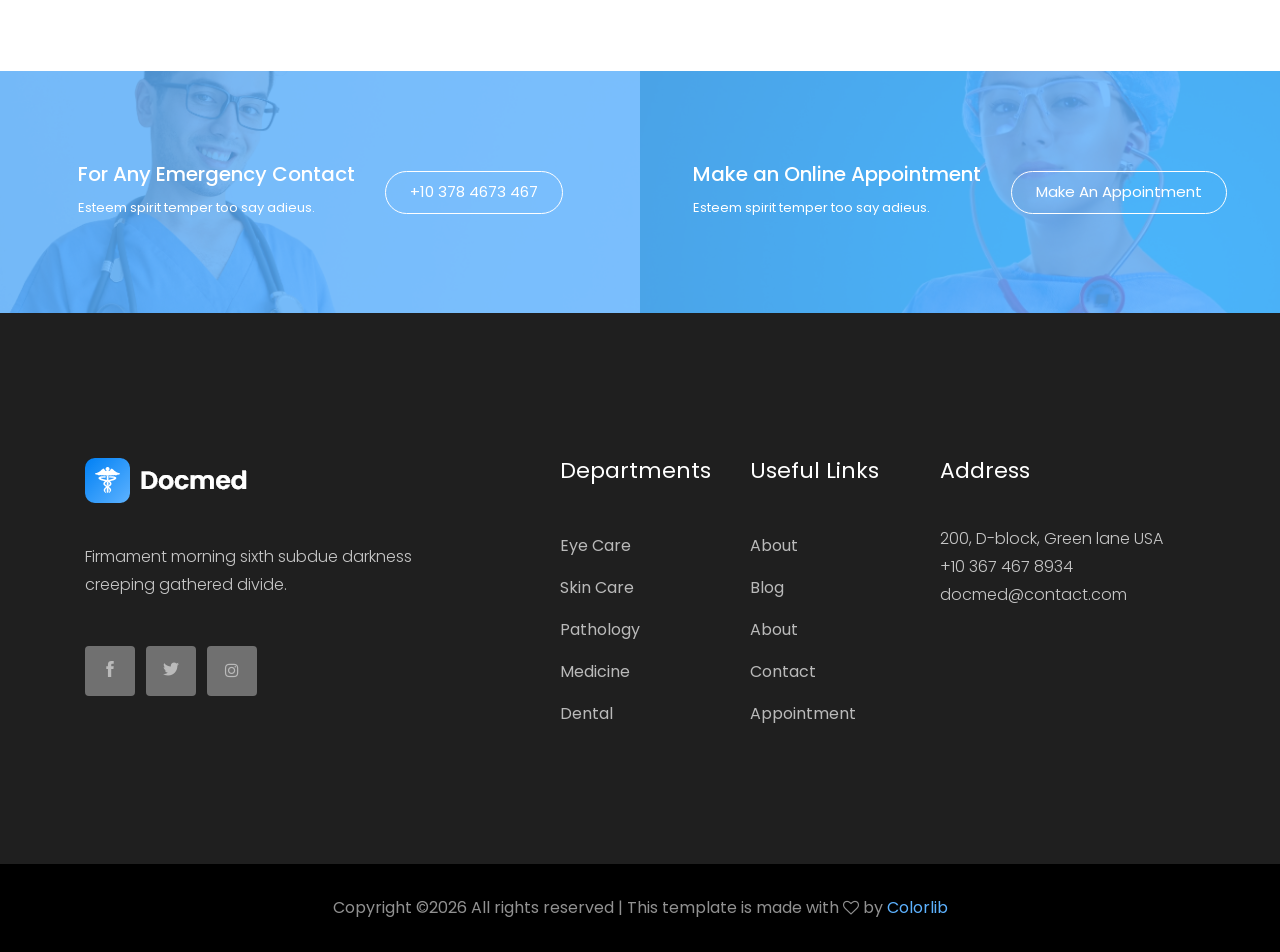
<file: AcunMedyaHospitalProject/Templates/docmed-master/about.html>
<!doctype html>
<html class="no-js" lang="zxx">

<head>
    <meta charset="utf-8">
    <meta http-equiv="x-ua-compatible" content="ie=edge">
    <title>Docmed</title>
    <meta name="description" content="">
    <meta name="viewport" content="width=device-width, initial-scale=1">

    <!-- <link rel="manifest" href="site.webmanifest"> -->
    <link rel="shortcut icon" type="image/x-icon" href="img/favicon.png">
    <!-- Place favicon.ico in the root directory -->

    <!-- CSS here -->
    <link rel="stylesheet" href="css/bootstrap.min.css">
    <link rel="stylesheet" href="css/owl.carousel.min.css">
    <link rel="stylesheet" href="css/magnific-popup.css">
    <link rel="stylesheet" href="css/font-awesome.min.css">
    <link rel="stylesheet" href="css/themify-icons.css">
    <link rel="stylesheet" href="css/nice-select.css">
    <link rel="stylesheet" href="css/flaticon.css">
    <link rel="stylesheet" href="css/gijgo.css">
    <link rel="stylesheet" href="css/animate.css">
    <link rel="stylesheet" href="css/slicknav.css">
    <link rel="stylesheet" href="css/style.css">
    <!-- <link rel="stylesheet" href="css/responsive.css"> -->
</head>

<body>
    <!--[if lte IE 9]>
            <p class="browserupgrade">You are using an <strong>outdated</strong> browser. Please <a href="https://browsehappy.com/">upgrade your browser</a> to improve your experience and security.</p>
        <![endif]-->

    <!-- header-start -->
    <header>
        <div class="header-area ">
            <div class="header-top_area">
                <div class="container">
                    <div class="row">
                        <div class="col-xl-6 col-md-6 ">
                            <div class="social_media_links">
                                <a href="#">
                                    <i class="fa fa-linkedin"></i>
                                </a>
                                <a href="#">
                                    <i class="fa fa-facebook"></i>
                                </a>
                                <a href="#">
                                    <i class="fa fa-google-plus"></i>
                                </a>
                            </div>
                        </div>
                        <div class="col-xl-6 col-md-6">
                            <div class="short_contact_list">
                                <ul>
                                    <li><a href="#"> <i class="fa fa-envelope"></i> info@docmed.com</a></li>
                                    <li><a href="#"> <i class="fa fa-phone"></i> 160160</a></li>
                                </ul>
                            </div>
                        </div>
                    </div>
                </div>
            </div>
            <div id="sticky-header" class="main-header-area">
                <div class="container">
                    <div class="row align-items-center">
                        <div class="col-xl-3 col-lg-2">
                            <div class="logo">
                                <a href="index.html">
                                    <img src="img/logo.png" alt="">
                                </a>
                            </div>
                        </div>
                        <div class="col-xl-6 col-lg-7">
                            <div class="main-menu  d-none d-lg-block">
                                <nav>
                                    <ul id="navigation">
                                        <li><a class="active" href="index.html">home</a></li>
                                        <li><a href="Department.html">Department</a></li>
                                        <li><a href="#">blog <i class="ti-angle-down"></i></a>
                                            <ul class="submenu">
                                                <li><a href="blog.html">blog</a></li>
                                                <li><a href="single-blog.html">single-blog</a></li>
                                            </ul>
                                        </li>
                                        <li><a href="#">pages <i class="ti-angle-down"></i></a>
                                            <ul class="submenu">
                                                <li><a href="elements.html">elements</a></li>
                                                <li><a href="about.html">about</a></li>
                                            </ul>
                                        </li>
                                        <li><a href="Doctors.html">Doctors</a></li>
                                        <li><a href="contact.html">Contact</a></li>
                                    </ul>
                                </nav>
                            </div>
                        </div>
                        <div class="col-xl-3 col-lg-3 d-none d-lg-block">
                            <div class="Appointment">
                                <div class="book_btn d-none d-lg-block">
                                    <a class="popup-with-form" href="#test-form">Make an Appointment</a>
                                </div>
                            </div>
                        </div>
                        <div class="col-12">
                            <div class="mobile_menu d-block d-lg-none"></div>
                        </div>
                    </div>
                </div>
            </div>
        </div>
    </header>
    <!-- header-end -->

    <!-- bradcam_area_start  -->
    <div class="bradcam_area breadcam_bg bradcam_overlay">
        <div class="container">
            <div class="row">
                <div class="col-xl-12">
                    <div class="bradcam_text">
                        <h3>About Us</h3>
                        <p><a href="index.html">Home /</a> About</p>
                    </div>
                </div>
            </div>
        </div>
    </div>
    <!-- bradcam_area_end  -->


    <!-- welcome_docmed_area_start -->
    <div class="welcome_docmed_area">
        <div class="container">
            <div class="row">
                <div class="col-xl-6 col-lg-6">
                    <div class="welcome_thumb">
                        <div class="thumb_1">
                            <img src="img/about/1.png" alt="">
                        </div>
                        <div class="thumb_2">
                            <img src="img/about/2.png" alt="">
                        </div>
                    </div>
                </div>
                <div class="col-xl-6 col-lg-6">
                    <div class="welcome_docmed_info">
                        <h2>Welcome to Docmed</h2>
                        <h3>Best Care For Your <br>
                                Good Health</h3>
                        <p>Esteem spirit temper too say adieus who direct esteem.
                                It esteems luckily or picture placing drawing. Apartments frequently or motionless on reasonable projecting expression.</p>
                        <ul>
                            <li> <i class="flaticon-right"></i> Apartments frequently or motionless. </li>
                            <li> <i class="flaticon-right"></i> Duis aute irure dolor in reprehenderit in voluptate.</li>
                            <li> <i class="flaticon-right"></i> Voluptatem quia voluptas sit aspernatur. </li>
                        </ul>
                        <a href="#" class="boxed-btn3-white-2">Learn More</a>
                    </div>
                </div>
            </div>
        </div>
    </div>
    <!-- welcome_docmed_area_end -->

    <!-- testmonial_area_start -->
    <div class="testmonial_area">
        <div class="testmonial_active owl-carousel">
            <div class="single-testmonial testmonial_bg_1 overlay2">
                <div class="container">
                    <div class="row">
                        <div class="col-xl-10 offset-xl-1">
                            <div class="testmonial_info text-center">
                                <div class="quote">
                                    <i class="flaticon-straight-quotes"></i>
                                </div>
                                <p>Donec imperdiet congue orci consequat mattis. Donec rutrum porttitor <br>
                                    sollicitudin. Pellentesque id dolor tempor sapien feugiat ultrices nec sed neque.
                                    <br>
                                    Fusce ac mattis nulla. Morbi eget ornare dui. </p>
                                <div class="testmonial_author">
                                    <h4>Asana Korim</h4>
                                </div>
                            </div>
                        </div>
                    </div>
                </div>
            </div>
            <div class="single-testmonial testmonial_bg_2 overlay2">
                <div class="container">
                    <div class="row">
                        <div class="col-xl-10 offset-xl-1">
                            <div class="testmonial_info text-center">
                                <div class="quote">
                                    <i class="flaticon-straight-quotes"></i>
                                </div>
                                <p>Donec imperdiet congue orci consequat mattis. Donec rutrum porttitor <br>
                                    sollicitudin. Pellentesque id dolor tempor sapien feugiat ultrices nec sed neque.
                                    <br>
                                    Fusce ac mattis nulla. Morbi eget ornare dui. </p>
                                <div class="testmonial_author">
                                    <h4>Asana Korim</h4>
                                </div>
                            </div>
                        </div>
                    </div>
                </div>
            </div>
            <div class="single-testmonial testmonial_bg_1 overlay2">
                <div class="container">
                    <div class="row">
                        <div class="col-xl-10 offset-xl-1">
                            <div class="testmonial_info text-center">
                                <div class="quote">
                                    <i class="flaticon-straight-quotes"></i>
                                </div>
                                <p>Donec imperdiet congue orci consequat mattis. Donec rutrum porttitor <br>
                                    sollicitudin. Pellentesque id dolor tempor sapien feugiat ultrices nec sed neque.
                                    <br>
                                    Fusce ac mattis nulla. Morbi eget ornare dui. </p>
                                <div class="testmonial_author">
                                    <h4>Asana Korim</h4>
                                </div>
                            </div>
                        </div>
                    </div>
                </div>
            </div>
        </div>
    </div>
    <!-- testmonial_area_end -->

    <!-- business_expert_area_start  -->
    <div class="business_expert_area">
        <div class="business_tabs_area">
            <div class="container">
                <div class="row">
                    <div class="col-xl-12">
                        <ul class="nav" id="myTab" role="tablist">
                            <li class="nav-item">
                                <a class="nav-link active" id="home-tab" data-toggle="tab" href="#home" role="tab" aria-controls="home"
                            aria-selected="true">Excellent Services</a>
                            </li>

                            <li class="nav-item">
                                <a class="nav-link" id="profile-tab" data-toggle="tab" href="#profile" role="tab" aria-controls="profile"
                            aria-selected="false">Qualified Doctors</a>
                            </li>


                            <li class="nav-item">
                                <a class="nav-link" id="contact-tab" data-toggle="tab" href="#contact" role="tab" aria-controls="contact"
                            aria-selected="false">Emergency Departments</a>
                            </li>
                        </ul>
                    </div>
                </div>

            </div>
        </div>
        <div class="container">
            <div class="border_bottom">
                    <div class="tab-content" id="myTabContent">
                            <div class="tab-pane fade show active" id="home" role="tabpanel" aria-labelledby="home-tab">
                                
                                    <div class="row align-items-center">
                                            <div class="col-xl-6 col-md-6">
                                                <div class="business_info">
                                                    <div class="icon">
                                                        <i class="flaticon-first-aid-kit"></i>
                                                    </div>
                                                    <h3>Leading edge care for Your family</h3>
                                                    <p>Esteem spirit temper too say adieus who direct esteem.
                                                        It esteems luckily picture placing drawing. Apartments frequently or motionless on
                                                        reasonable projecting expression.
                                                    </p>
                                                </div>
                                            </div>
                                            <div class="col-xl-6 col-md-6">
                                                <div class="business_thumb">
                                                    <img src="img/about/business.png" alt="">
                                                </div>
                                            </div>
                                        </div>
                            </div>
                            <div class="tab-pane fade" id="profile" role="tabpanel" aria-labelledby="profile-tab">
                                    <div class="row align-items-center">
                                            <div class="col-xl-6 col-md-6">
                                                <div class="business_info">
                                                    <div class="icon">
                                                        <i class="flaticon-first-aid-kit"></i>
                                                    </div>
                                                    <h3>Leading edge care for Your family</h3>
                                                    <p>Esteem spirit temper too say adieus who direct esteem.
                                                        It esteems luckily picture placing drawing. Apartments frequently or motionless on
                                                        reasonable projecting expression.
                                                    </p>
                                                </div>
                                            </div>
                                            <div class="col-xl-6 col-md-6">
                                                <div class="business_thumb">
                                                    <img src="img/about/business.png" alt="">
                                                </div>
                                            </div>
                                        </div>
                            </div>
                            <div class="tab-pane fade" id="contact" role="tabpanel" aria-labelledby="contact-tab">
                                    <div class="row align-items-center">
                                            <div class="col-xl-6 col-md-6">
                                                <div class="business_info">
                                                    <div class="icon">
                                                        <i class="flaticon-first-aid-kit"></i>
                                                    </div>
                                                    <h3>Leading edge care for Your family</h3>
                                                    <p>Esteem spirit temper too say adieus who direct esteem.
                                                        It esteems luckily picture placing drawing. Apartments frequently or motionless on
                                                        reasonable projecting expression.
                                                    </p>
                                                </div>
                                            </div>
                                            <div class="col-xl-6 col-md-6">
                                                <div class="business_thumb">
                                                    <img src="img/about/business.png" alt="">
                                                </div>
                                            </div>
                                        </div>
                            </div>
                          </div>
            </div>
        </div>
    </div>
    <!-- business_expert_area_end  -->


    <!-- expert_doctors_area_start -->
    <div class="expert_doctors_area">
        <div class="container">
            <div class="row">
                <div class="col-xl-12">
                    <div class="doctors_title mb-55">
                        <h3>Expert Doctors</h3>
                    </div>
                </div>
            </div>
            <div class="row">
                <div class="col-xl-12">
                    <div class="expert_active owl-carousel">
                        <div class="single_expert">
                            <div class="expert_thumb">
                                <img src="img/experts/1.png" alt="">
                            </div>
                            <div class="experts_name text-center">
                                <h3>Mirazul Alom</h3>
                                <span>Neurologist</span>
                            </div>
                        </div>
                        <div class="single_expert">
                            <div class="expert_thumb">
                                <img src="img/experts/2.png" alt="">
                            </div>
                            <div class="experts_name text-center">
                                <h3>Mirazul Alom</h3>
                                <span>Neurologist</span>
                            </div>
                        </div>
                        <div class="single_expert">
                            <div class="expert_thumb">
                                <img src="img/experts/3.png" alt="">
                            </div>
                            <div class="experts_name text-center">
                                <h3>Mirazul Alom</h3>
                                <span>Neurologist</span>
                            </div>
                        </div>
                        <div class="single_expert">
                            <div class="expert_thumb">
                                <img src="img/experts/4.png" alt="">
                            </div>
                            <div class="experts_name text-center">
                                <h3>Mirazul Alom</h3>
                                <span>Neurologist</span>
                            </div>
                        </div>
                        <div class="single_expert">
                            <div class="expert_thumb">
                                <img src="img/experts/1.png" alt="">
                            </div>
                            <div class="experts_name text-center">
                                <h3>Mirazul Alom</h3>
                                <span>Neurologist</span>
                            </div>
                        </div>
                        <div class="single_expert">
                            <div class="expert_thumb">
                                <img src="img/experts/2.png" alt="">
                            </div>
                            <div class="experts_name text-center">
                                <h3>Mirazul Alom</h3>
                                <span>Neurologist</span>
                            </div>
                        </div>
                    </div>
                </div>
            </div>
        </div>
    </div>
    <!-- expert_doctors_area_end -->

    <!-- Emergency_contact start -->
    <div class="Emergency_contact">
        <div class="conatiner-fluid p-0">
            <div class="row no-gutters">
                <div class="col-xl-6">
                    <div class="single_emergency d-flex align-items-center justify-content-center emergency_bg_1 overlay_skyblue">
                        <div class="info">
                            <h3>For Any Emergency Contact</h3>
                            <p>Esteem spirit temper too say adieus.</p>
                        </div>
                        <div class="info_button">
                            <a href="#" class="boxed-btn3-white">+10 378 4673 467</a>
                        </div>
                    </div>
                </div>
                <div class="col-xl-6">
                    <div class="single_emergency d-flex align-items-center justify-content-center emergency_bg_2 overlay_skyblue">
                        <div class="info">
                            <h3>Make an Online Appointment</h3>
                            <p>Esteem spirit temper too say adieus.</p>
                        </div>
                        <div class="info_button">
                            <a href="#" class="boxed-btn3-white">Make an Appointment</a>
                        </div>
                    </div>
                </div>
            </div>
        </div>
    </div>
    <!-- Emergency_contact end -->

<!-- footer start -->
    <footer class="footer">
            <div class="footer_top">
                <div class="container">
                    <div class="row">
                        <div class="col-xl-4 col-md-6 col-lg-4">
                            <div class="footer_widget">
                                <div class="footer_logo">
                                    <a href="#">
                                        <img src="img/footer_logo.png" alt="">
                                    </a>
                                </div>
                                <p>
                                        Firmament morning sixth subdue darkness 
                                        creeping gathered divide.
                                </p>
                                <div class="socail_links">
                                    <ul>
                                        <li>
                                            <a href="#">
                                                <i class="ti-facebook"></i>
                                            </a>
                                        </li>
                                        <li>
                                            <a href="#">
                                                <i class="ti-twitter-alt"></i>
                                            </a>
                                        </li>
                                        <li>
                                            <a href="#">
                                                <i class="fa fa-instagram"></i>
                                            </a>
                                        </li>
                                    </ul>
                                </div>
    
                            </div>
                        </div>
                        <div class="col-xl-2 offset-xl-1 col-md-6 col-lg-3">
                            <div class="footer_widget">
                                <h3 class="footer_title">
                                        Departments
                                </h3>
                                <ul>
                                    <li><a href="#">Eye Care</a></li>
                                    <li><a href="#">Skin Care</a></li>
                                    <li><a href="#">Pathology</a></li>
                                    <li><a href="#">Medicine</a></li>
                                    <li><a href="#">Dental</a></li>
                                </ul>
    
                            </div>
                        </div>
                        <div class="col-xl-2 col-md-6 col-lg-2">
                            <div class="footer_widget">
                                <h3 class="footer_title">
                                        Useful Links
                                </h3>
                                <ul>
                                    <li><a href="#">About</a></li>
                                    <li><a href="#">Blog</a></li>
                                    <li><a href="#">About</a></li>
                                    <li><a href="#"> Contact</a></li>
                                    <li><a href="#"> Appointment</a></li>
                                </ul>
                            </div>
                        </div>
                        <div class="col-xl-3 col-md-6 col-lg-3">
                            <div class="footer_widget">
                                <h3 class="footer_title">
                                        Address
                                </h3>
                                <p>
                                    200, D-block, Green lane USA <br>
                                    +10 367 467 8934 <br>
                                    docmed@contact.com
                                </p>
                            </div>
                        </div>
                    </div>
                </div>
            </div>
            <div class="copy-right_text">
                <div class="container">
                    <div class="footer_border"></div>
                    <div class="row">
                        <div class="col-xl-12">
                            <p class="copy_right text-center">
                                <!-- Link back to Colorlib can't be removed. Template is licensed under CC BY 3.0. -->
Copyright &copy;<script>document.write(new Date().getFullYear());</script> All rights reserved | This template is made with <i class="fa fa-heart-o" aria-hidden="true"></i> by <a href="https://colorlib.com" target="_blank">Colorlib</a>
<!-- Link back to Colorlib can't be removed. Template is licensed under CC BY 3.0. -->
                            </p>
                        </div>
                    </div>
                </div>
            </div>
        </footer>
<!-- footer end  -->
    <!-- link that opens popup -->

    <!-- form itself end-->
    <form id="test-form" class="white-popup-block mfp-hide">
        <div class="popup_box ">
            <div class="popup_inner">
                <h3>Make an Appointment</h3>
                <form action="#">
                    <div class="row">
                        <div class="col-xl-6">
                            <input id="datepicker" placeholder="Pick date">
                        </div>
                        <div class="col-xl-6">
                            <input id="datepicker2" placeholder="Suitable time">
                        </div>
                        <div class="col-xl-6">
                            <select class="form-select wide" id="default-select" class="">
                                <option data-display="Select Department">Department</option>
                                <option value="1">2</option>
                                <option value="2">3</option>
                                <option value="3">4</option>
                            </select>
                        </div>
                        <div class="col-xl-6">
                            <select class="form-select wide" id="default-select" class="">
                                <option data-display="Doctors">Doctors</option>
                                <option value="1">2</option>
                                <option value="2">3</option>
                                <option value="3">4</option>
                            </select>
                        </div>
                        <div class="col-xl-6">
                            <input type="text"  placeholder="Name">
                        </div>
                        <div class="col-xl-6">
                            <input type="text"  placeholder="Phone no.">
                        </div>
                        <div class="col-xl-12">
                            <input type="email"  placeholder="Email">
                        </div>
                        <div class="col-xl-12">
                            <button type="submit" class="boxed-btn3">Confirm</button>
                        </div>
                    </div>
                </form>
            </div>
        </div>
    </form>
    <!-- form itself end -->

    <!-- JS here -->
    <script src="js/vendor/modernizr-3.5.0.min.js"></script>
    <script src="js/vendor/jquery-1.12.4.min.js"></script>
    <script src="js/popper.min.js"></script>
    <script src="js/bootstrap.min.js"></script>
    <script src="js/owl.carousel.min.js"></script>
    <script src="js/isotope.pkgd.min.js"></script>
    <script src="js/ajax-form.js"></script>
    <script src="js/waypoints.min.js"></script>
    <script src="js/jquery.counterup.min.js"></script>
    <script src="js/imagesloaded.pkgd.min.js"></script>
    <script src="js/scrollIt.js"></script>
    <script src="js/jquery.scrollUp.min.js"></script>
    <script src="js/wow.min.js"></script>
    <script src="js/nice-select.min.js"></script>
    <script src="js/jquery.slicknav.min.js"></script>
    <script src="js/jquery.magnific-popup.min.js"></script>
    <script src="js/plugins.js"></script>
    <script src="js/gijgo.min.js"></script>
    <!--contact js-->
    <script src="js/contact.js"></script>
    <script src="js/jquery.ajaxchimp.min.js"></script>
    <script src="js/jquery.form.js"></script>
    <script src="js/jquery.validate.min.js"></script>
    <script src="js/mail-script.js"></script>

    <script src="js/main.js"></script>
    <script>
        $('#datepicker').datepicker({
            iconsLibrary: 'fontawesome',
            icons: {
                rightIcon: '<span class="fa fa-caret-down"></span>'
            }
        });
        $('#datepicker2').datepicker({
            iconsLibrary: 'fontawesome',
            icons: {
                rightIcon: '<span class="fa fa-caret-down"></span>'
            }

        });
    $(document).ready(function() {
    $('.js-example-basic-multiple').select2();
});
    </script>
</body>

</html>
</file>
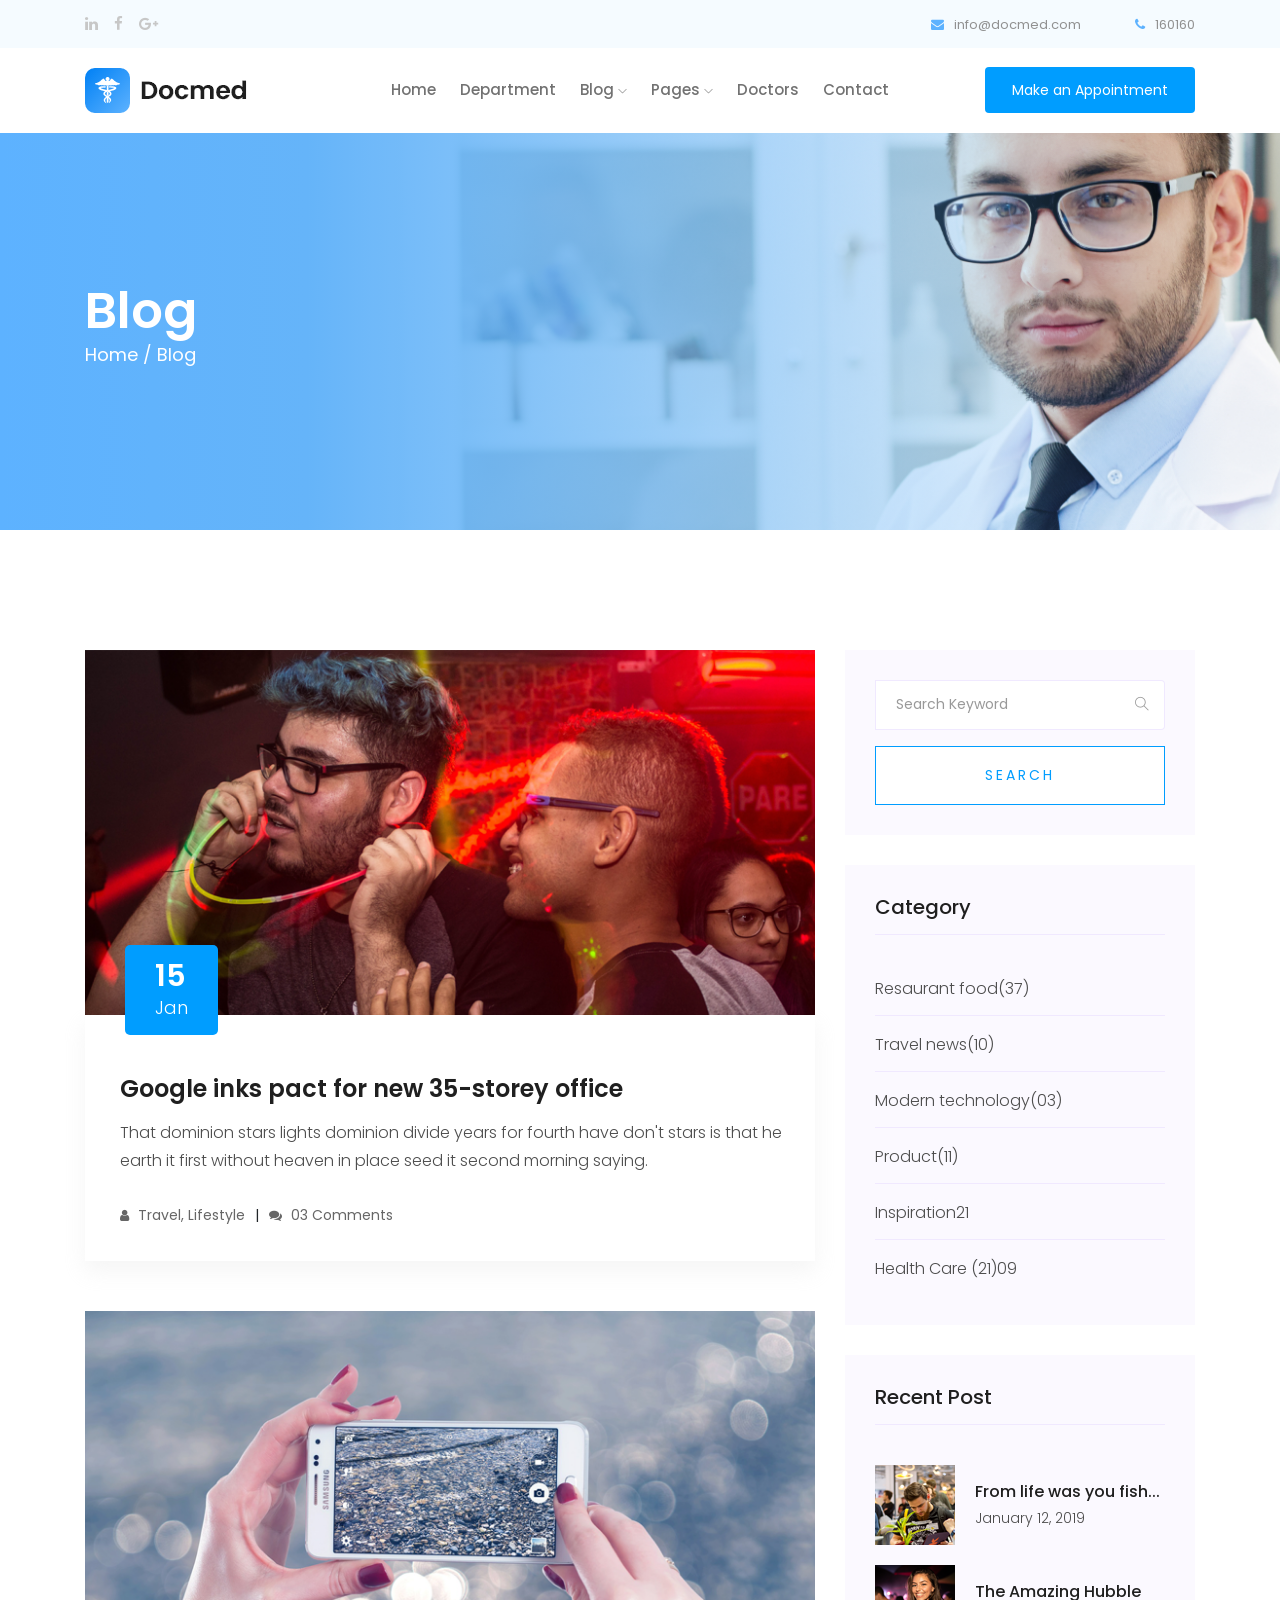
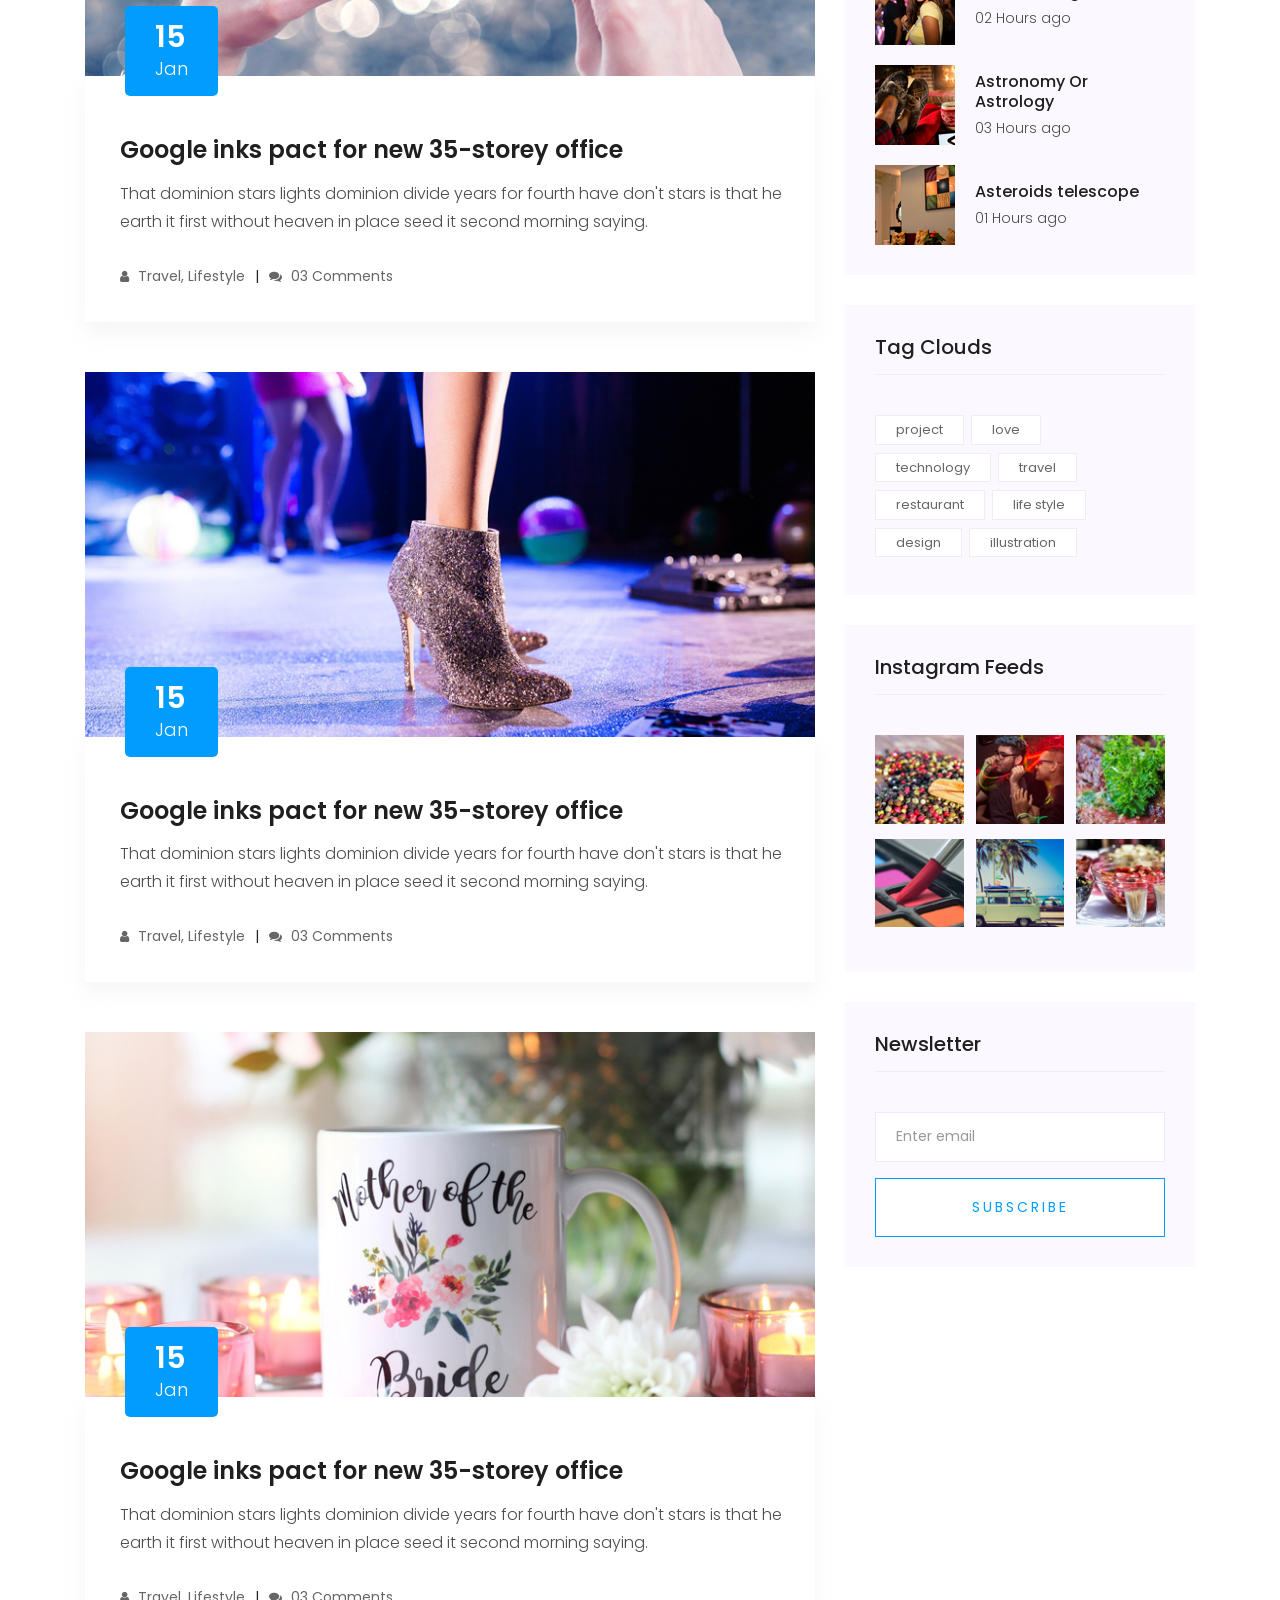
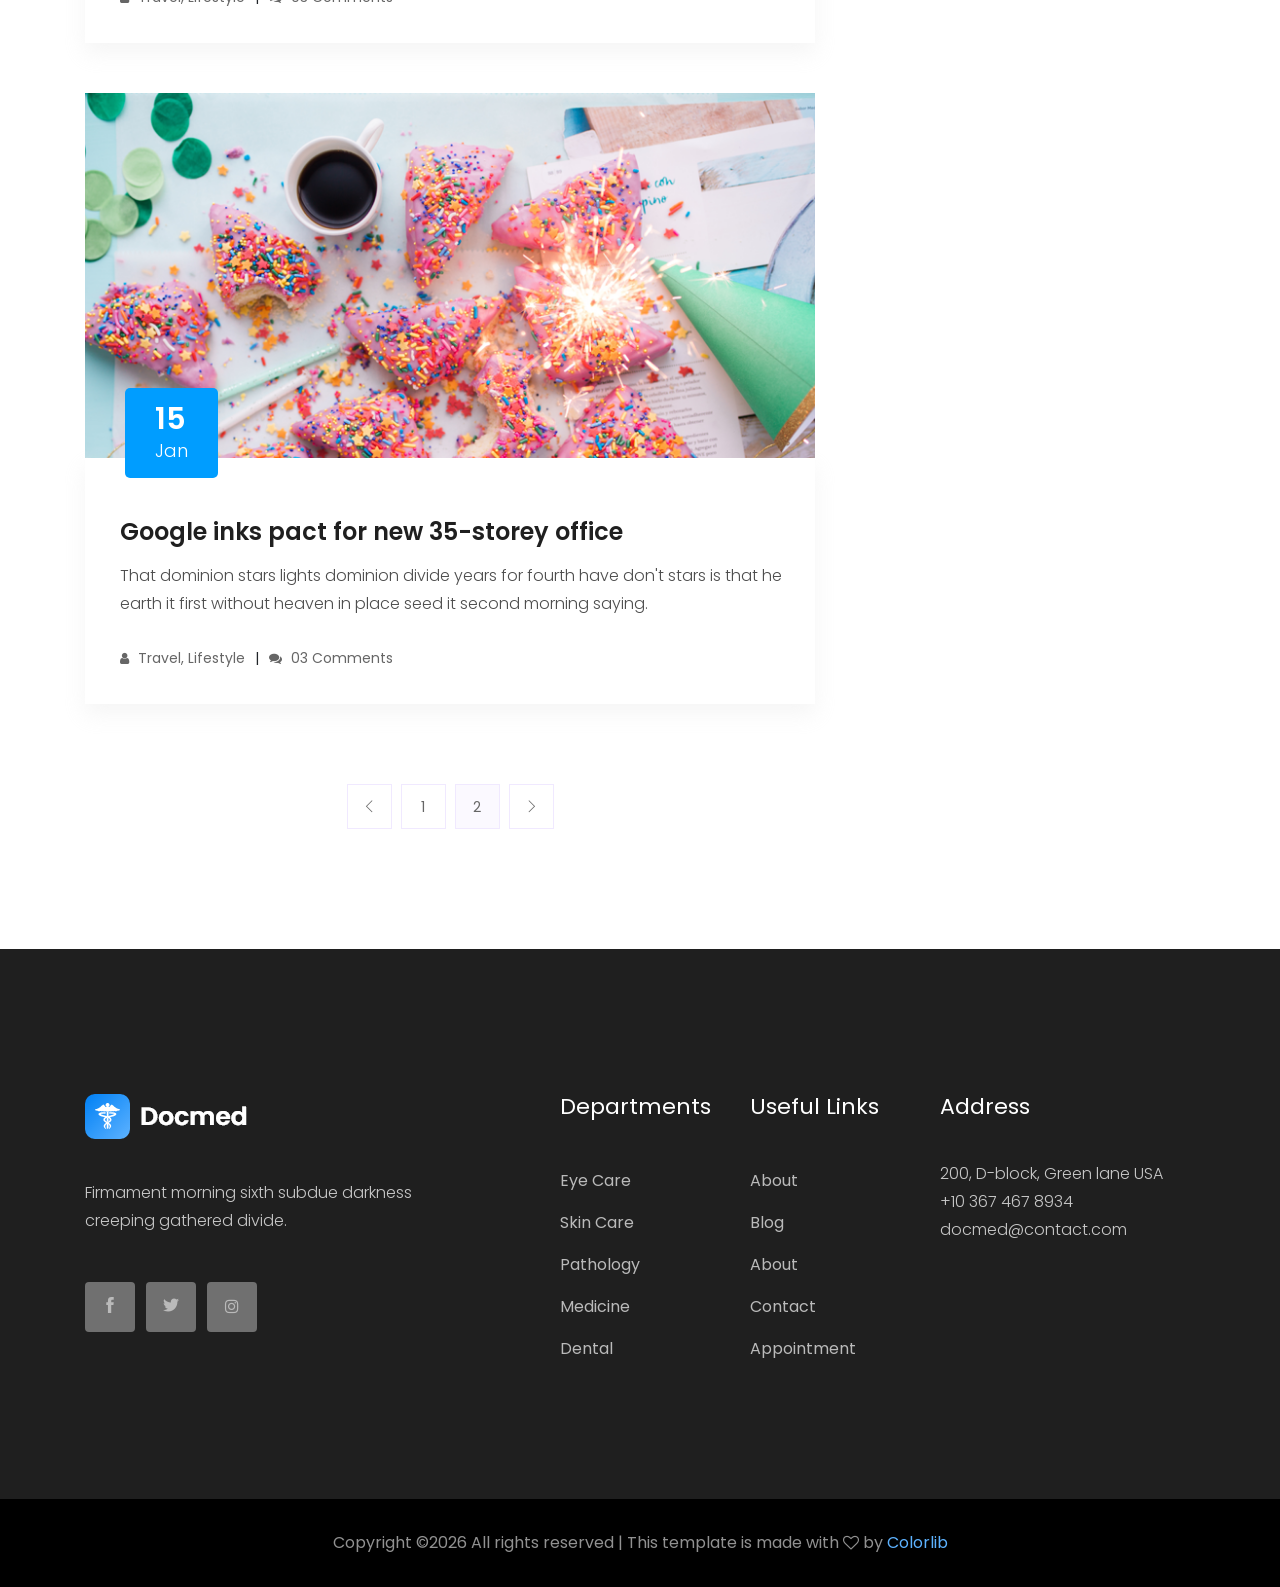
<file: AcunMedyaHospitalProject/Templates/docmed-master/blog.html>
<!doctype html>
<html class="no-js" lang="zxx">

<head>
    <meta charset="utf-8">
    <meta http-equiv="x-ua-compatible" content="ie=edge">
    <title>Docmed</title>
    <meta name="description" content="">
    <meta name="viewport" content="width=device-width, initial-scale=1">

    <!-- <link rel="manifest" href="site.webmanifest"> -->
    <link rel="shortcut icon" type="image/x-icon" href="img/favicon.png">
    <!-- Place favicon.ico in the root directory -->

    <!-- CSS here -->
    <link rel="stylesheet" href="css/bootstrap.min.css">
    <link rel="stylesheet" href="css/owl.carousel.min.css">
    <link rel="stylesheet" href="css/magnific-popup.css">
    <link rel="stylesheet" href="css/font-awesome.min.css">
    <link rel="stylesheet" href="css/themify-icons.css">
    <link rel="stylesheet" href="css/nice-select.css">
    <link rel="stylesheet" href="css/flaticon.css">
    <link rel="stylesheet" href="css/gijgo.css">
    <link rel="stylesheet" href="css/animate.css">
    <link rel="stylesheet" href="css/slicknav.css">
    <link rel="stylesheet" href="css/style.css">
    <!-- <link rel="stylesheet" href="css/responsive.css"> -->
</head>

<body>
    <!--[if lte IE 9]>
            <p class="browserupgrade">You are using an <strong>outdated</strong> browser. Please <a href="https://browsehappy.com/">upgrade your browser</a> to improve your experience and security.</p>
        <![endif]-->

    <!-- header-start -->
    <header>
        <div class="header-area ">
            <div class="header-top_area">
                <div class="container">
                    <div class="row">
                        <div class="col-xl-6 col-md-6 ">
                            <div class="social_media_links">
                                <a href="#">
                                    <i class="fa fa-linkedin"></i>
                                </a>
                                <a href="#">
                                    <i class="fa fa-facebook"></i>
                                </a>
                                <a href="#">
                                    <i class="fa fa-google-plus"></i>
                                </a>
                            </div>
                        </div>
                        <div class="col-xl-6 col-md-6">
                            <div class="short_contact_list">
                                <ul>
                                    <li><a href="#"> <i class="fa fa-envelope"></i> info@docmed.com</a></li>
                                    <li><a href="#"> <i class="fa fa-phone"></i> 160160</a></li>
                                </ul>
                            </div>
                        </div>
                    </div>
                </div>
            </div>
            <div id="sticky-header" class="main-header-area">
                <div class="container">
                    <div class="row align-items-center">
                        <div class="col-xl-3 col-lg-2">
                            <div class="logo">
                                <a href="index.html">
                                    <img src="img/logo.png" alt="">
                                </a>
                            </div>
                        </div>
                        <div class="col-xl-6 col-lg-7">
                            <div class="main-menu  d-none d-lg-block">
                                <nav>
                                    <ul id="navigation">
                                        <li><a class="active" href="index.html">home</a></li>
                                        <li><a href="Department.html">Department</a></li>
                                        <li><a href="#">blog <i class="ti-angle-down"></i></a>
                                            <ul class="submenu">
                                                <li><a href="blog.html">blog</a></li>
                                                <li><a href="single-blog.html">single-blog</a></li>
                                            </ul>
                                        </li>
                                        <li><a href="#">pages <i class="ti-angle-down"></i></a>
                                            <ul class="submenu">
                                                <li><a href="elements.html">elements</a></li>
                                                <li><a href="about.html">about</a></li>
                                            </ul>
                                        </li>
                                        <li><a href="Doctors.html">Doctors</a></li>
                                        <li><a href="contact.html">Contact</a></li>
                                    </ul>
                                </nav>
                            </div>
                        </div>
                        <div class="col-xl-3 col-lg-3 d-none d-lg-block">
                            <div class="Appointment">
                                <div class="book_btn d-none d-lg-block">
                                    <a class="popup-with-form" href="#test-form">Make an Appointment</a>
                                </div>
                            </div>
                        </div>
                        <div class="col-12">
                            <div class="mobile_menu d-block d-lg-none"></div>
                        </div>
                    </div>
                </div>
            </div>
        </div>
    </header>
    <!-- header-end -->

    <!-- bradcam_area_start  -->
    <div class="bradcam_area breadcam_bg bradcam_overlay">
        <div class="container">
            <div class="row">
                <div class="col-xl-12">
                    <div class="bradcam_text">
                        <h3>blog</h3>
                        <p><a href="index.html">Home /</a> blog</p>
                    </div>
                </div>
            </div>
        </div>
    </div>
    <!-- bradcam_area_end  -->


    <!--================Blog Area =================-->
    <section class="blog_area section-padding">
        <div class="container">
            <div class="row">
                <div class="col-lg-8 mb-5 mb-lg-0">
                    <div class="blog_left_sidebar">
                        <article class="blog_item">
                            <div class="blog_item_img">
                                <img class="card-img rounded-0" src="img/blog/single_blog_1.png" alt="">
                                <a href="#" class="blog_item_date">
                                    <h3>15</h3>
                                    <p>Jan</p>
                                </a>
                            </div>

                            <div class="blog_details">
                                <a class="d-inline-block" href="single-blog.html">
                                    <h2>Google inks pact for new 35-storey office</h2>
                                </a>
                                <p>That dominion stars lights dominion divide years for fourth have don't stars is that
                                    he earth it first without heaven in place seed it second morning saying.</p>
                                <ul class="blog-info-link">
                                    <li><a href="#"><i class="fa fa-user"></i> Travel, Lifestyle</a></li>
                                    <li><a href="#"><i class="fa fa-comments"></i> 03 Comments</a></li>
                                </ul>
                            </div>
                        </article>

                        <article class="blog_item">
                            <div class="blog_item_img">
                                <img class="card-img rounded-0" src="img/blog/single_blog_2.png" alt="">
                                <a href="#" class="blog_item_date">
                                    <h3>15</h3>
                                    <p>Jan</p>
                                </a>
                            </div>

                            <div class="blog_details">
                                <a class="d-inline-block" href="single-blog.html">
                                    <h2>Google inks pact for new 35-storey office</h2>
                                </a>
                                <p>That dominion stars lights dominion divide years for fourth have don't stars is that
                                    he earth it first without heaven in place seed it second morning saying.</p>
                                <ul class="blog-info-link">
                                    <li><a href="#"><i class="fa fa-user"></i> Travel, Lifestyle</a></li>
                                    <li><a href="#"><i class="fa fa-comments"></i> 03 Comments</a></li>
                                </ul>
                            </div>
                        </article>

                        <article class="blog_item">
                            <div class="blog_item_img">
                                <img class="card-img rounded-0" src="img/blog/single_blog_3.png" alt="">
                                <a href="#" class="blog_item_date">
                                    <h3>15</h3>
                                    <p>Jan</p>
                                </a>
                            </div>

                            <div class="blog_details">
                                <a class="d-inline-block" href="single-blog.html">
                                    <h2>Google inks pact for new 35-storey office</h2>
                                </a>
                                <p>That dominion stars lights dominion divide years for fourth have don't stars is that
                                    he earth it first without heaven in place seed it second morning saying.</p>
                                <ul class="blog-info-link">
                                    <li><a href="#"><i class="fa fa-user"></i> Travel, Lifestyle</a></li>
                                    <li><a href="#"><i class="fa fa-comments"></i> 03 Comments</a></li>
                                </ul>
                            </div>
                        </article>

                        <article class="blog_item">
                            <div class="blog_item_img">
                                <img class="card-img rounded-0" src="img/blog/single_blog_4.png" alt="">
                                <a href="#" class="blog_item_date">
                                    <h3>15</h3>
                                    <p>Jan</p>
                                </a>
                            </div>

                            <div class="blog_details">
                                <a class="d-inline-block" href="single-blog.html">
                                    <h2>Google inks pact for new 35-storey office</h2>
                                </a>
                                <p>That dominion stars lights dominion divide years for fourth have don't stars is that
                                    he earth it first without heaven in place seed it second morning saying.</p>
                                <ul class="blog-info-link">
                                    <li><a href="#"><i class="fa fa-user"></i> Travel, Lifestyle</a></li>
                                    <li><a href="#"><i class="fa fa-comments"></i> 03 Comments</a></li>
                                </ul>
                            </div>
                        </article>

                        <article class="blog_item">
                            <div class="blog_item_img">
                                <img class="card-img rounded-0" src="img/blog/single_blog_5.png" alt="">
                                <a href="#" class="blog_item_date">
                                    <h3>15</h3>
                                    <p>Jan</p>
                                </a>
                            </div>

                            <div class="blog_details">
                                <a class="d-inline-block" href="single-blog.html">
                                    <h2>Google inks pact for new 35-storey office</h2>
                                </a>
                                <p>That dominion stars lights dominion divide years for fourth have don't stars is that
                                    he earth it first without heaven in place seed it second morning saying.</p>
                                <ul class="blog-info-link">
                                    <li><a href="#"><i class="fa fa-user"></i> Travel, Lifestyle</a></li>
                                    <li><a href="#"><i class="fa fa-comments"></i> 03 Comments</a></li>
                                </ul>
                            </div>
                        </article>

                        <nav class="blog-pagination justify-content-center d-flex">
                            <ul class="pagination">
                                <li class="page-item">
                                    <a href="#" class="page-link" aria-label="Previous">
                                        <i class="ti-angle-left"></i>
                                    </a>
                                </li>
                                <li class="page-item">
                                    <a href="#" class="page-link">1</a>
                                </li>
                                <li class="page-item active">
                                    <a href="#" class="page-link">2</a>
                                </li>
                                <li class="page-item">
                                    <a href="#" class="page-link" aria-label="Next">
                                        <i class="ti-angle-right"></i>
                                    </a>
                                </li>
                            </ul>
                        </nav>
                    </div>
                </div>
                <div class="col-lg-4">
                    <div class="blog_right_sidebar">
                        <aside class="single_sidebar_widget search_widget">
                            <form action="#">
                                <div class="form-group">
                                    <div class="input-group mb-3">
                                        <input type="text" class="form-control" placeholder='Search Keyword'
                                            onfocus="this.placeholder = ''"
                                            onblur="this.placeholder = 'Search Keyword'">
                                        <div class="input-group-append">
                                            <button class="btn" type="button"><i class="ti-search"></i></button>
                                        </div>
                                    </div>
                                </div>
                                <button class="button rounded-0 primary-bg text-white w-100 btn_1 boxed-btn"
                                    type="submit">Search</button>
                            </form>
                        </aside>

                        <aside class="single_sidebar_widget post_category_widget">
                            <h4 class="widget_title">Category</h4>
                            <ul class="list cat-list">
                                <li>
                                    <a href="#" class="d-flex">
                                        <p>Resaurant food</p>
                                        <p>(37)</p>
                                    </a>
                                </li>
                                <li>
                                    <a href="#" class="d-flex">
                                        <p>Travel news</p>
                                        <p>(10)</p>
                                    </a>
                                </li>
                                <li>
                                    <a href="#" class="d-flex">
                                        <p>Modern technology</p>
                                        <p>(03)</p>
                                    </a>
                                </li>
                                <li>
                                    <a href="#" class="d-flex">
                                        <p>Product</p>
                                        <p>(11)</p>
                                    </a>
                                </li>
                                <li>
                                    <a href="#" class="d-flex">
                                        <p>Inspiration</p>
                                        <p>21</p>
                                    </a>
                                </li>
                                <li>
                                    <a href="#" class="d-flex">
                                        <p>Health Care (21)</p>
                                        <p>09</p>
                                    </a>
                                </li>
                            </ul>
                        </aside>

                        <aside class="single_sidebar_widget popular_post_widget">
                            <h3 class="widget_title">Recent Post</h3>
                            <div class="media post_item">
                                <img src="img/post/post_1.png" alt="post">
                                <div class="media-body">
                                    <a href="single-blog.html">
                                        <h3>From life was you fish...</h3>
                                    </a>
                                    <p>January 12, 2019</p>
                                </div>
                            </div>
                            <div class="media post_item">
                                <img src="img/post/post_2.png" alt="post">
                                <div class="media-body">
                                    <a href="single-blog.html">
                                        <h3>The Amazing Hubble</h3>
                                    </a>
                                    <p>02 Hours ago</p>
                                </div>
                            </div>
                            <div class="media post_item">
                                <img src="img/post/post_3.png" alt="post">
                                <div class="media-body">
                                    <a href="single-blog.html">
                                        <h3>Astronomy Or Astrology</h3>
                                    </a>
                                    <p>03 Hours ago</p>
                                </div>
                            </div>
                            <div class="media post_item">
                                <img src="img/post/post_4.png" alt="post">
                                <div class="media-body">
                                    <a href="single-blog.html">
                                        <h3>Asteroids telescope</h3>
                                    </a>
                                    <p>01 Hours ago</p>
                                </div>
                            </div>
                        </aside>
                        <aside class="single_sidebar_widget tag_cloud_widget">
                            <h4 class="widget_title">Tag Clouds</h4>
                            <ul class="list">
                                <li>
                                    <a href="#">project</a>
                                </li>
                                <li>
                                    <a href="#">love</a>
                                </li>
                                <li>
                                    <a href="#">technology</a>
                                </li>
                                <li>
                                    <a href="#">travel</a>
                                </li>
                                <li>
                                    <a href="#">restaurant</a>
                                </li>
                                <li>
                                    <a href="#">life style</a>
                                </li>
                                <li>
                                    <a href="#">design</a>
                                </li>
                                <li>
                                    <a href="#">illustration</a>
                                </li>
                            </ul>
                        </aside>


                        <aside class="single_sidebar_widget instagram_feeds">
                            <h4 class="widget_title">Instagram Feeds</h4>
                            <ul class="instagram_row flex-wrap">
                                <li>
                                    <a href="#">
                                        <img class="img-fluid" src="img/post/post_5.png" alt="">
                                    </a>
                                </li>
                                <li>
                                    <a href="#">
                                        <img class="img-fluid" src="img/post/post_6.png" alt="">
                                    </a>
                                </li>
                                <li>
                                    <a href="#">
                                        <img class="img-fluid" src="img/post/post_7.png" alt="">
                                    </a>
                                </li>
                                <li>
                                    <a href="#">
                                        <img class="img-fluid" src="img/post/post_8.png" alt="">
                                    </a>
                                </li>
                                <li>
                                    <a href="#">
                                        <img class="img-fluid" src="img/post/post_9.png" alt="">
                                    </a>
                                </li>
                                <li>
                                    <a href="#">
                                        <img class="img-fluid" src="img/post/post_10.png" alt="">
                                    </a>
                                </li>
                            </ul>
                        </aside>


                        <aside class="single_sidebar_widget newsletter_widget">
                            <h4 class="widget_title">Newsletter</h4>

                            <form action="#">
                                <div class="form-group">
                                    <input type="email" class="form-control" onfocus="this.placeholder = ''"
                                        onblur="this.placeholder = 'Enter email'" placeholder='Enter email' required>
                                </div>
                                <button class="button rounded-0 primary-bg text-white w-100 btn_1 boxed-btn"
                                    type="submit">Subscribe</button>
                            </form>
                        </aside>
                    </div>
                </div>
            </div>
        </div>
    </section>
    <!--================Blog Area =================-->

<!-- footer start -->
<footer class="footer">
    <div class="footer_top">
        <div class="container">
            <div class="row">
                <div class="col-xl-4 col-md-6 col-lg-4">
                    <div class="footer_widget">
                        <div class="footer_logo">
                            <a href="#">
                                <img src="img/footer_logo.png" alt="">
                            </a>
                        </div>
                        <p>
                                Firmament morning sixth subdue darkness 
                                creeping gathered divide.
                        </p>
                        <div class="socail_links">
                            <ul>
                                <li>
                                    <a href="#">
                                        <i class="ti-facebook"></i>
                                    </a>
                                </li>
                                <li>
                                    <a href="#">
                                        <i class="ti-twitter-alt"></i>
                                    </a>
                                </li>
                                <li>
                                    <a href="#">
                                        <i class="fa fa-instagram"></i>
                                    </a>
                                </li>
                            </ul>
                        </div>

                    </div>
                </div>
                <div class="col-xl-2 offset-xl-1 col-md-6 col-lg-3">
                    <div class="footer_widget">
                        <h3 class="footer_title">
                                Departments
                        </h3>
                        <ul>
                            <li><a href="#">Eye Care</a></li>
                            <li><a href="#">Skin Care</a></li>
                            <li><a href="#">Pathology</a></li>
                            <li><a href="#">Medicine</a></li>
                            <li><a href="#">Dental</a></li>
                        </ul>

                    </div>
                </div>
                <div class="col-xl-2 col-md-6 col-lg-2">
                    <div class="footer_widget">
                        <h3 class="footer_title">
                                Useful Links
                        </h3>
                        <ul>
                            <li><a href="#">About</a></li>
                            <li><a href="#">Blog</a></li>
                            <li><a href="#">About</a></li>
                            <li><a href="#"> Contact</a></li>
                            <li><a href="#"> Appointment</a></li>
                        </ul>
                    </div>
                </div>
                <div class="col-xl-3 col-md-6 col-lg-3">
                    <div class="footer_widget">
                        <h3 class="footer_title">
                                Address
                        </h3>
                        <p>
                            200, D-block, Green lane USA <br>
                            +10 367 467 8934 <br>
                            docmed@contact.com
                        </p>
                    </div>
                </div>
            </div>
        </div>
    </div>
    <div class="copy-right_text">
        <div class="container">
            <div class="footer_border"></div>
            <div class="row">
                <div class="col-xl-12">
                    <p class="copy_right text-center">
                        <!-- Link back to Colorlib can't be removed. Template is licensed under CC BY 3.0. -->
Copyright &copy;<script>document.write(new Date().getFullYear());</script> All rights reserved | This template is made with <i class="fa fa-heart-o" aria-hidden="true"></i> by <a href="https://colorlib.com" target="_blank">Colorlib</a>
<!-- Link back to Colorlib can't be removed. Template is licensed under CC BY 3.0. -->
                    </p>
                </div>
            </div>
        </div>
    </div>
</footer>
<!-- footer end  -->
<!-- link that opens popup -->

<!-- form itself end-->
<form id="test-form" class="white-popup-block mfp-hide">
<div class="popup_box ">
    <div class="popup_inner">
        <h3>Make an Appointment</h3>
        <form action="#">
            <div class="row">
                <div class="col-xl-6">
                    <input id="datepicker" placeholder="Pick date">
                </div>
                <div class="col-xl-6">
                    <input id="datepicker2" placeholder="Suitable time">
                </div>
                <div class="col-xl-6">
                    <select class="form-select wide" id="default-select" class="">
                        <option data-display="Select Department">Department</option>
                        <option value="1">Eye Care</option>
                        <option value="2">Physical Therapy</option>
                        <option value="3">Dental Care</option>
                    </select>
                </div>
                <div class="col-xl-6">
                    <select class="form-select wide" id="default-select" class="">
                        <option data-display="Doctors">Doctors</option>
                        <option value="1">Mirazul Alom</option>
                        <option value="2">Monzul Alom</option>
                        <option value="3">Azizul Isalm</option>
                    </select>
                </div>
                <div class="col-xl-6">
                    <input type="text"  placeholder="Name">
                </div>
                <div class="col-xl-6">
                    <input type="text"  placeholder="Phone no.">
                </div>
                <div class="col-xl-12">
                    <input type="email"  placeholder="Email">
                </div>
                <div class="col-xl-12">
                    <button type="submit" class="boxed-btn3">Confirm</button>
                </div>
            </div>
        </form>
    </div>
</div>
</form>
<!-- form itself end -->
    <!-- JS here -->
    <script src="js/vendor/modernizr-3.5.0.min.js"></script>
    <script src="js/vendor/jquery-1.12.4.min.js"></script>
    <script src="js/popper.min.js"></script>
    <script src="js/bootstrap.min.js"></script>
    <script src="js/owl.carousel.min.js"></script>
    <script src="js/isotope.pkgd.min.js"></script>
    <script src="js/ajax-form.js"></script>
    <script src="js/waypoints.min.js"></script>
    <script src="js/jquery.counterup.min.js"></script>
    <script src="js/imagesloaded.pkgd.min.js"></script>
    <script src="js/scrollIt.js"></script>
    <script src="js/jquery.scrollUp.min.js"></script>
    <script src="js/wow.min.js"></script>
    <script src="js/nice-select.min.js"></script>
    <script src="js/jquery.slicknav.min.js"></script>
    <script src="js/jquery.magnific-popup.min.js"></script>
    <script src="js/plugins.js"></script>
    <script src="js/gijgo.min.js"></script>

    <!--contact js-->
    <script src="js/contact.js"></script>
    <script src="js/jquery.ajaxchimp.min.js"></script>
    <script src="js/jquery.form.js"></script>
    <script src="js/jquery.validate.min.js"></script>
    <script src="js/mail-script.js"></script>

    <script src="js/main.js"></script>
    <script>
        $('#datepicker').datepicker({
            iconsLibrary: 'fontawesome',
            icons: {
             rightIcon: '<span class="fa fa-caret-down"></span>'
         }
        });
        $('#datepicker2').datepicker({
            iconsLibrary: 'fontawesome',
            icons: {
             rightIcon: '<span class="fa fa-caret-down"></span>'
         }

        });
    </script>
</body>
</html>
</file>
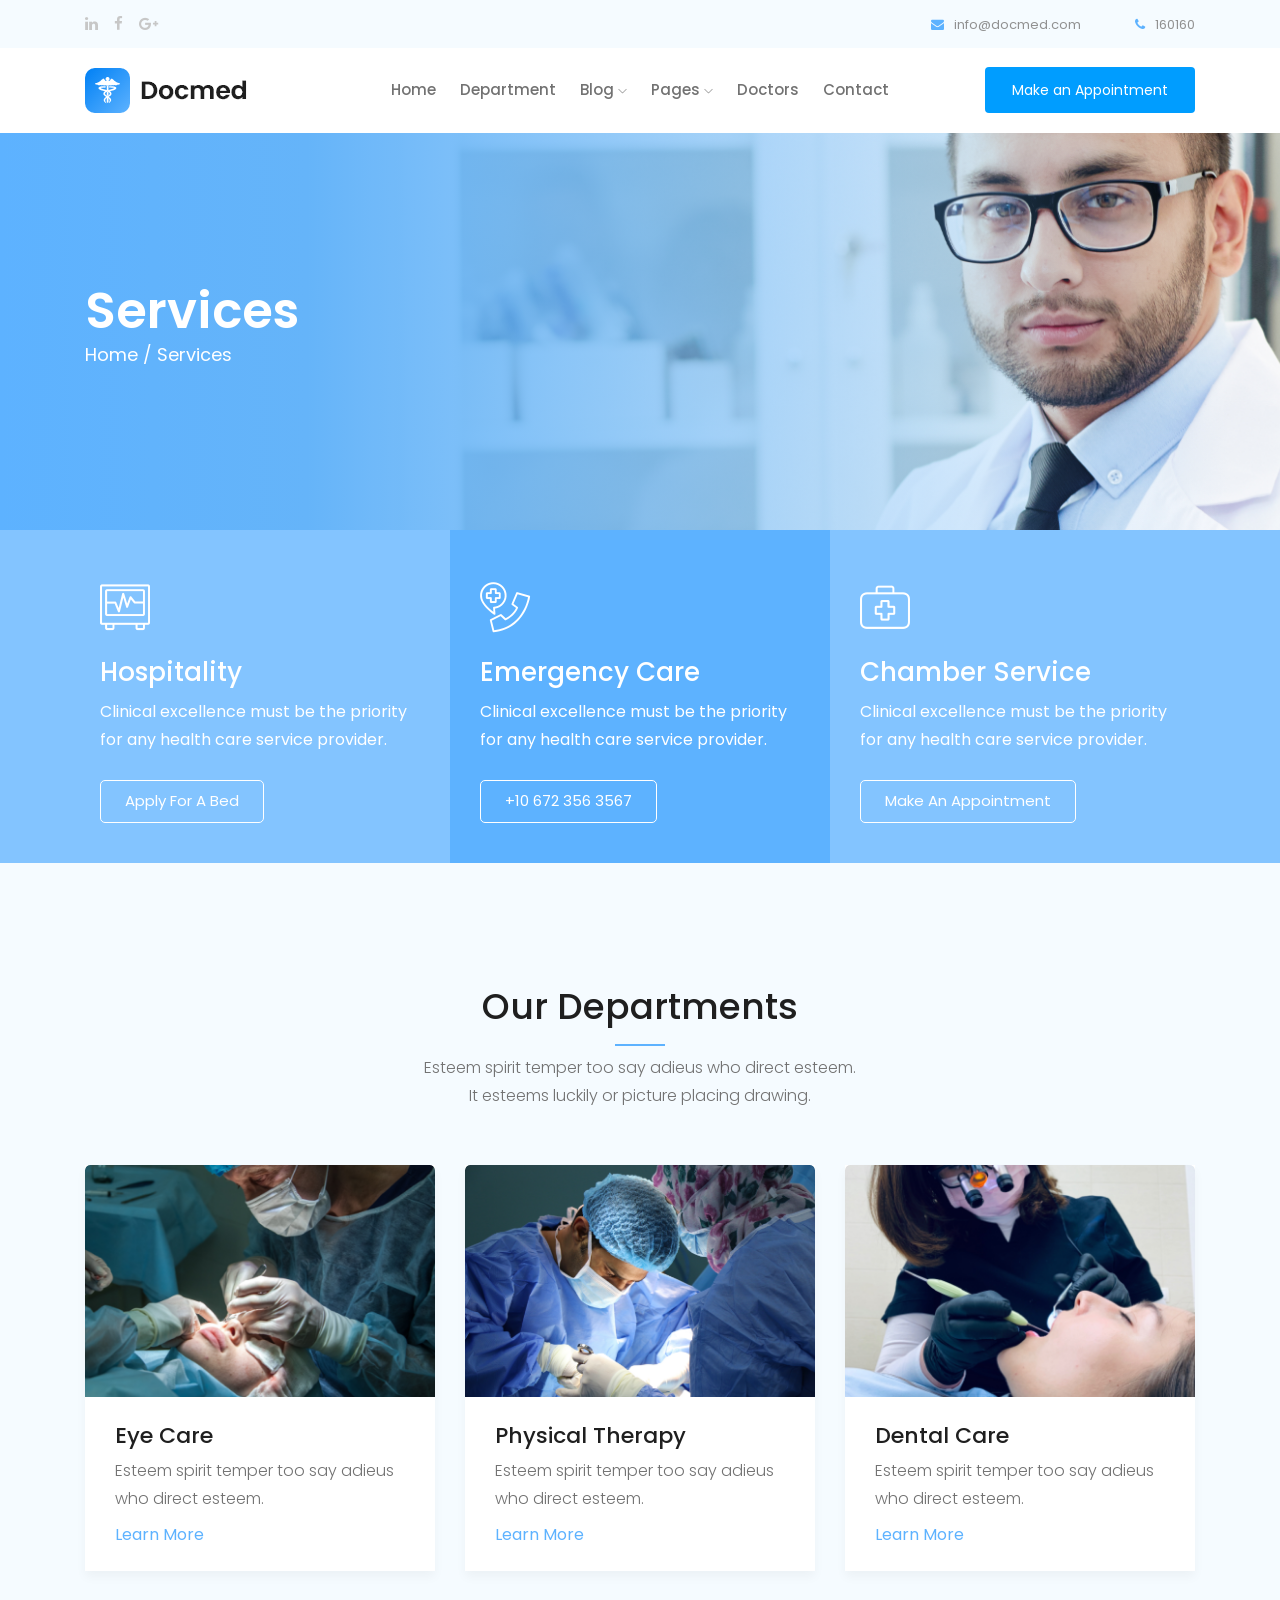
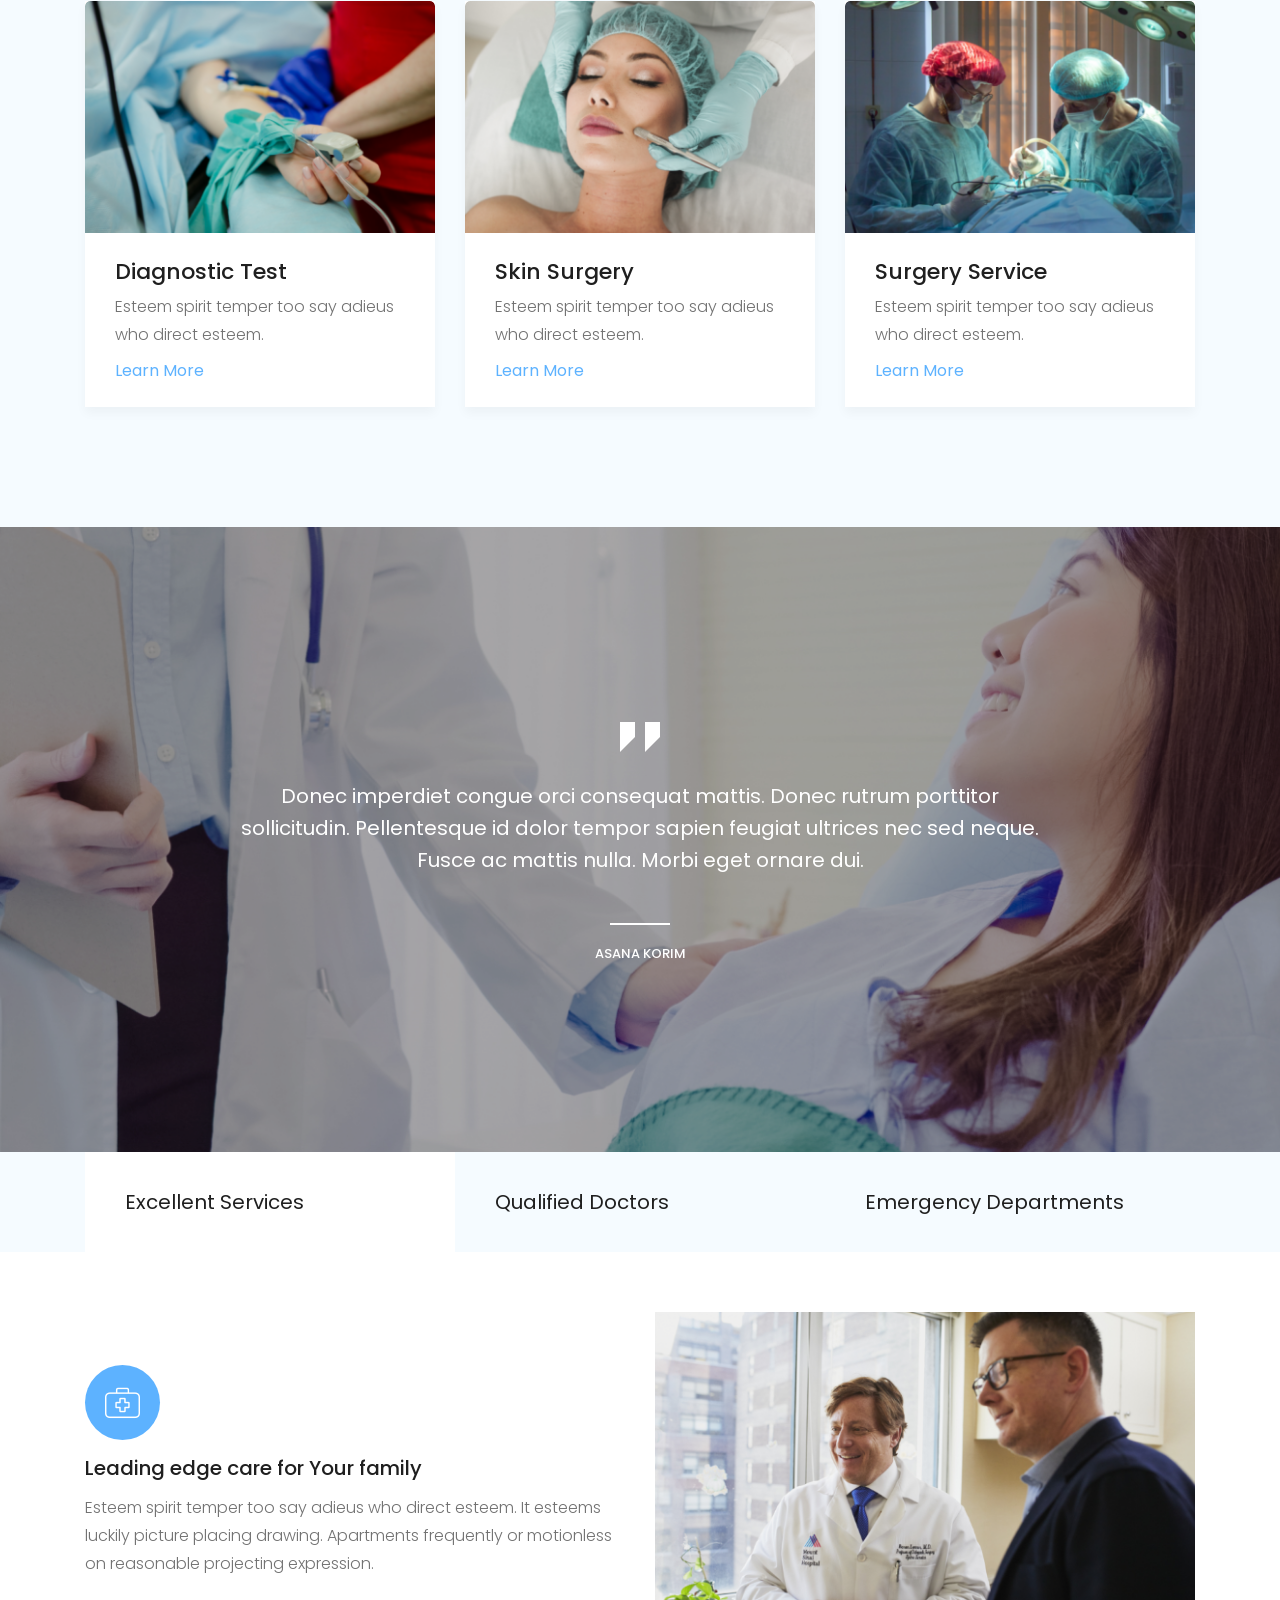
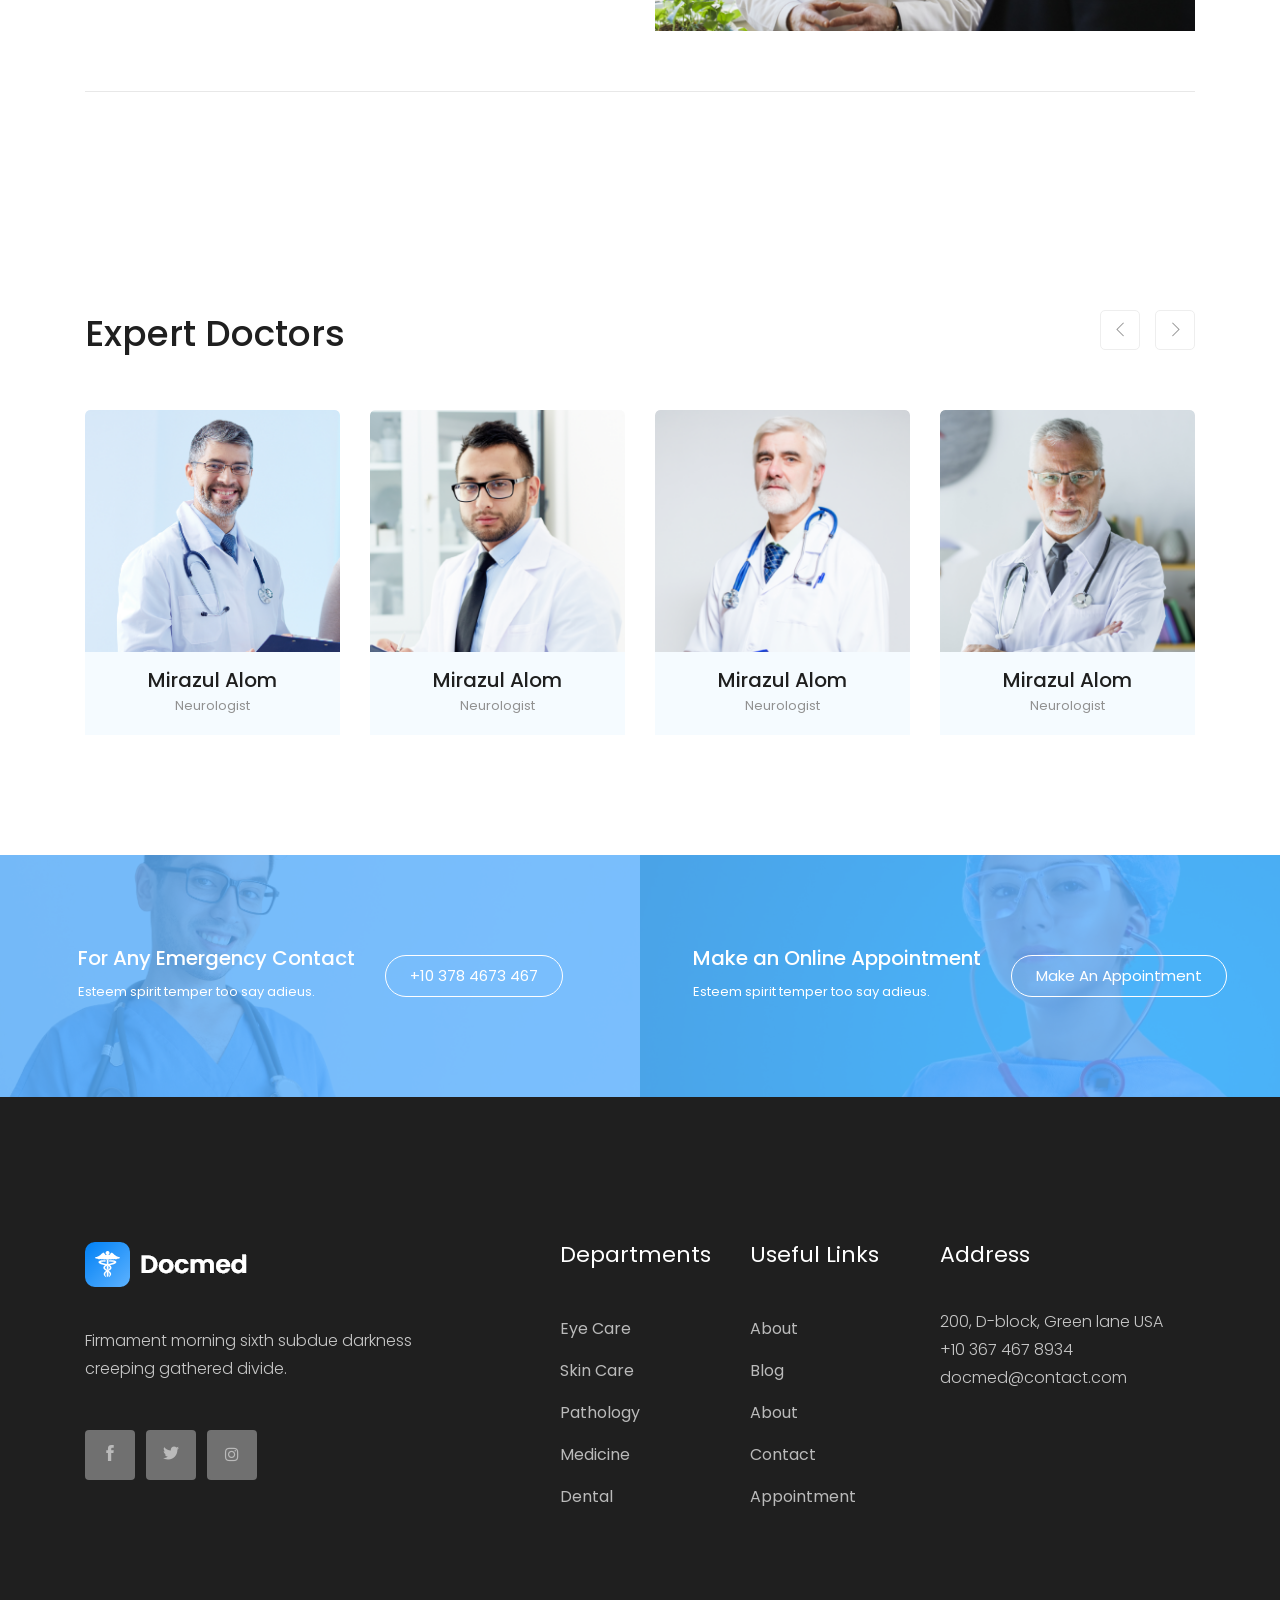
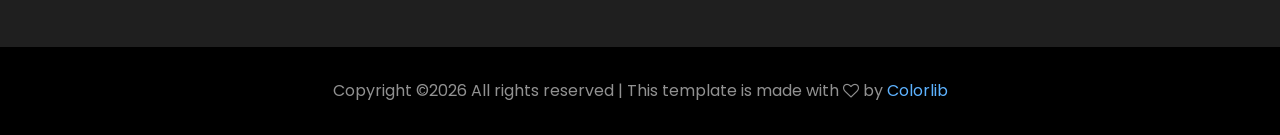
<file: AcunMedyaHospitalProject/Templates/docmed-master/Department.html>
<!doctype html>
<html class="no-js" lang="zxx">

<head>
    <meta charset="utf-8">
    <meta http-equiv="x-ua-compatible" content="ie=edge">
    <title>Docmed</title>
    <meta name="description" content="">
    <meta name="viewport" content="width=device-width, initial-scale=1">

    <!-- <link rel="manifest" href="site.webmanifest"> -->
    <link rel="shortcut icon" type="image/x-icon" href="img/favicon.png">
    <!-- Place favicon.ico in the root directory -->

    <!-- CSS here -->
    <link rel="stylesheet" href="css/bootstrap.min.css">
    <link rel="stylesheet" href="css/owl.carousel.min.css">
    <link rel="stylesheet" href="css/magnific-popup.css">
    <link rel="stylesheet" href="css/font-awesome.min.css">
    <link rel="stylesheet" href="css/themify-icons.css">
    <link rel="stylesheet" href="css/nice-select.css">
    <link rel="stylesheet" href="css/flaticon.css">
    <link rel="stylesheet" href="css/gijgo.css">
    <link rel="stylesheet" href="css/animate.css">
    <link rel="stylesheet" href="css/slicknav.css">
    <link rel="stylesheet" href="css/style.css">
    <!-- <link rel="stylesheet" href="css/responsive.css"> -->
</head>

<body>
    <!--[if lte IE 9]>
            <p class="browserupgrade">You are using an <strong>outdated</strong> browser. Please <a href="https://browsehappy.com/">upgrade your browser</a> to improve your experience and security.</p>
        <![endif]-->

    <!-- header-start -->
    <header>
        <div class="header-area ">
            <div class="header-top_area">
                <div class="container">
                    <div class="row">
                        <div class="col-xl-6 col-md-6 ">
                            <div class="social_media_links">
                                <a href="#">
                                    <i class="fa fa-linkedin"></i>
                                </a>
                                <a href="#">
                                    <i class="fa fa-facebook"></i>
                                </a>
                                <a href="#">
                                    <i class="fa fa-google-plus"></i>
                                </a>
                            </div>
                        </div>
                        <div class="col-xl-6 col-md-6">
                            <div class="short_contact_list">
                                <ul>
                                    <li><a href="#"> <i class="fa fa-envelope"></i> info@docmed.com</a></li>
                                    <li><a href="#"> <i class="fa fa-phone"></i> 160160</a></li>
                                </ul>
                            </div>
                        </div>
                    </div>
                </div>
            </div>
            <div id="sticky-header" class="main-header-area">
                <div class="container">
                    <div class="row align-items-center">
                        <div class="col-xl-3 col-lg-2">
                            <div class="logo">
                                <a href="index.html">
                                    <img src="img/logo.png" alt="">
                                </a>
                            </div>
                        </div>
                        <div class="col-xl-6 col-lg-7">
                            <div class="main-menu  d-none d-lg-block">
                                <nav>
                                    <ul id="navigation">
                                        <li><a class="active" href="index.html">home</a></li>
                                        <li><a href="Department.html">Department</a></li>
                                        <li><a href="#">blog <i class="ti-angle-down"></i></a>
                                            <ul class="submenu">
                                                <li><a href="blog.html">blog</a></li>
                                                <li><a href="single-blog.html">single-blog</a></li>
                                            </ul>
                                        </li>
                                        <li><a href="#">pages <i class="ti-angle-down"></i></a>
                                            <ul class="submenu">
                                                <li><a href="elements.html">elements</a></li>
                                                <li><a href="about.html">about</a></li>
                                            </ul>
                                        </li>
                                        <li><a href="Doctors.html">Doctors</a></li>
                                        <li><a href="contact.html">Contact</a></li>
                                    </ul>
                                </nav>
                            </div>
                        </div>
                        <div class="col-xl-3 col-lg-3 d-none d-lg-block">
                            <div class="Appointment">
                                <div class="book_btn d-none d-lg-block">
                                    <a class="popup-with-form" href="#test-form">Make an Appointment</a>
                                </div>
                            </div>
                        </div>
                        <div class="col-12">
                            <div class="mobile_menu d-block d-lg-none"></div>
                        </div>
                    </div>
                </div>
            </div>
        </div>
    </header>
    <!-- header-end -->


    <!-- bradcam_area_start  -->
    <div class="bradcam_area breadcam_bg bradcam_overlay">
        <div class="container">
            <div class="row">
                <div class="col-xl-12">
                    <div class="bradcam_text">
                        <h3>Services</h3>
                        <p><a href="index.html">Home /</a> Services</p>
                    </div>
                </div>
            </div>
        </div>
    </div>
    <!-- bradcam_area_end  -->

    <!-- service_area_start -->
    <div class="service_area">
        <div class="container p-0">
            <div class="row no-gutters">
                <div class="col-xl-4 col-md-4">
                    <div class="single_service">
                        <div class="icon">
                            <i class="flaticon-electrocardiogram"></i>
                        </div>
                        <h3>Hospitality</h3>
                        <p>Clinical excellence must be the priority for any health care service provider.</p>
                        <a href="#" class="boxed-btn3-white">Apply For a Bed</a>
                    </div>
                </div>
                <div class="col-xl-4 col-md-4">
                    <div class="single_service">
                        <div class="icon">
                            <i class="flaticon-emergency-call"></i>
                        </div>
                        <h3>Emergency Care</h3>
                        <p>Clinical excellence must be the priority for any health care service provider.</p>
                        <a href="#" class="boxed-btn3-white">+10 672 356 3567</a>
                    </div>
                </div>
                <div class="col-xl-4 col-md-4">
                    <div class="single_service">
                        <div class="icon">
                            <i class="flaticon-first-aid-kit"></i>
                        </div>
                        <h3>Chamber Service</h3>
                        <p>Clinical excellence must be the priority for any health care service provider.</p>
                        <a href="#" class="boxed-btn3-white">Make an Appointment</a>
                    </div>
                </div>
            </div>
        </div>
    </div>
    <!-- service_area_end -->

    <!-- offers_area_start -->
    <div class="our_department_area">
        <div class="container">
            <div class="row">
                <div class="col-xl-12">
                    <div class="section_title text-center mb-55">
                        <h3>Our Departments</h3>
                        <p>Esteem spirit temper too say adieus who direct esteem. <br>
                            It esteems luckily or picture placing drawing. </p>
                    </div>
                </div>
            </div>
            <div class="row">
                <div class="col-xl-4 col-md-6 col-lg-4">
                    <div class="single_department">
                        <div class="department_thumb">
                            <img src="img/department/1.png" alt="">
                        </div>
                        <div class="department_content">
                            <h3><a href="#">Eye Care</a></h3>
                            <p>Esteem spirit temper too say adieus who direct esteem.</p>
                            <a href="#" class="learn_more">Learn More</a>
                        </div>
                    </div>
                </div>
                <div class="col-xl-4 col-md-6 col-lg-4">
                    <div class="single_department">
                        <div class="department_thumb">
                            <img src="img/department/2.png" alt="">
                        </div>
                        <div class="department_content">
                            <h3><a href="#">Physical Therapy</a></h3>
                            <p>Esteem spirit temper too say adieus who direct esteem.</p>
                            <a href="#" class="learn_more">Learn More</a>
                        </div>
                    </div>
                </div>
                <div class="col-xl-4 col-md-6 col-lg-4">
                    <div class="single_department">
                        <div class="department_thumb">
                            <img src="img/department/3.png" alt="">
                        </div>
                        <div class="department_content">
                            <h3><a href="#">Dental Care</a></h3>
                            <p>Esteem spirit temper too say adieus who direct esteem.</p>
                            <a href="#" class="learn_more">Learn More</a>
                        </div>
                    </div>
                </div>
                <div class="col-xl-4 col-md-6 col-lg-4">
                    <div class="single_department">
                        <div class="department_thumb">
                            <img src="img/department/4.png" alt="">
                        </div>
                        <div class="department_content">
                            <h3><a href="#">Diagnostic Test</a></h3>
                            <p>Esteem spirit temper too say adieus who direct esteem.</p>
                            <a href="#" class="learn_more">Learn More</a>
                        </div>
                    </div>
                </div>
                <div class="col-xl-4 col-md-6 col-lg-4">
                    <div class="single_department">
                        <div class="department_thumb">
                            <img src="img/department/5.png" alt="">
                        </div>
                        <div class="department_content">
                            <h3><a href="#">Skin Surgery</a></h3>
                            <p>Esteem spirit temper too say adieus who direct esteem.</p>
                            <a href="#" class="learn_more">Learn More</a>
                        </div>
                    </div>
                </div>
                <div class="col-xl-4 col-md-6 col-lg-4">
                    <div class="single_department">
                        <div class="department_thumb">
                            <img src="img/department/6.png" alt="">
                        </div>
                        <div class="department_content">
                            <h3><a href="#">Surgery Service</a></h3>
                            <p>Esteem spirit temper too say adieus who direct esteem.</p>
                            <a href="#" class="learn_more">Learn More</a>
                        </div>
                    </div>
                </div>
            </div>
        </div>
    </div>
    <!-- offers_area_end -->

    <!-- testmonial_area_start -->
    <div class="testmonial_area">
        <div class="testmonial_active owl-carousel">
            <div class="single-testmonial testmonial_bg_1 overlay2">
                <div class="container">
                    <div class="row">
                        <div class="col-xl-10 offset-xl-1">
                            <div class="testmonial_info text-center">
                                <div class="quote">
                                    <i class="flaticon-straight-quotes"></i>
                                </div>
                                <p>Donec imperdiet congue orci consequat mattis. Donec rutrum porttitor <br>
                                    sollicitudin. Pellentesque id dolor tempor sapien feugiat ultrices nec sed neque.
                                    <br>
                                    Fusce ac mattis nulla. Morbi eget ornare dui. </p>
                                <div class="testmonial_author">
                                    <h4>Asana Korim</h4>
                                </div>
                            </div>
                        </div>
                    </div>
                </div>
            </div>
            <div class="single-testmonial testmonial_bg_2 overlay2">
                <div class="container">
                    <div class="row">
                        <div class="col-xl-10 offset-xl-1">
                            <div class="testmonial_info text-center">
                                <div class="quote">
                                    <i class="flaticon-straight-quotes"></i>
                                </div>
                                <p>Donec imperdiet congue orci consequat mattis. Donec rutrum porttitor <br>
                                    sollicitudin. Pellentesque id dolor tempor sapien feugiat ultrices nec sed neque.
                                    <br>
                                    Fusce ac mattis nulla. Morbi eget ornare dui. </p>
                                <div class="testmonial_author">
                                    <h4>Asana Korim</h4>
                                </div>
                            </div>
                        </div>
                    </div>
                </div>
            </div>
            <div class="single-testmonial testmonial_bg_1 overlay2">
                <div class="container">
                    <div class="row">
                        <div class="col-xl-10 offset-xl-1">
                            <div class="testmonial_info text-center">
                                <div class="quote">
                                    <i class="flaticon-straight-quotes"></i>
                                </div>
                                <p>Donec imperdiet congue orci consequat mattis. Donec rutrum porttitor <br>
                                    sollicitudin. Pellentesque id dolor tempor sapien feugiat ultrices nec sed neque.
                                    <br>
                                    Fusce ac mattis nulla. Morbi eget ornare dui. </p>
                                <div class="testmonial_author">
                                    <h4>Asana Korim</h4>
                                </div>
                            </div>
                        </div>
                    </div>
                </div>
            </div>
        </div>
    </div>
    <!-- testmonial_area_end -->

    <!-- business_expert_area_start  -->
    <div class="business_expert_area">
        <div class="business_tabs_area">
            <div class="container">
                <div class="row">
                    <div class="col-xl-12">
                        <ul class="nav" id="myTab" role="tablist">
                            <li class="nav-item">
                                <a class="nav-link active" id="home-tab" data-toggle="tab" href="#home" role="tab" aria-controls="home"
                            aria-selected="true">Excellent Services</a>
                            </li>

                            <li class="nav-item">
                                <a class="nav-link" id="profile-tab" data-toggle="tab" href="#profile" role="tab" aria-controls="profile"
                            aria-selected="false">Qualified Doctors</a>
                            </li>


                            <li class="nav-item">
                                <a class="nav-link" id="contact-tab" data-toggle="tab" href="#contact" role="tab" aria-controls="contact"
                            aria-selected="false">Emergency Departments</a>
                            </li>
                        </ul>
                    </div>
                </div>

            </div>
        </div>
        <div class="container">
            <div class="border_bottom">
                    <div class="tab-content" id="myTabContent">
                            <div class="tab-pane fade show active" id="home" role="tabpanel" aria-labelledby="home-tab">
                                
                                    <div class="row align-items-center">
                                            <div class="col-xl-6 col-md-6">
                                                <div class="business_info">
                                                    <div class="icon">
                                                        <i class="flaticon-first-aid-kit"></i>
                                                    </div>
                                                    <h3>Leading edge care for Your family</h3>
                                                    <p>Esteem spirit temper too say adieus who direct esteem.
                                                        It esteems luckily picture placing drawing. Apartments frequently or motionless on
                                                        reasonable projecting expression.
                                                    </p>
                                                </div>
                                            </div>
                                            <div class="col-xl-6 col-md-6">
                                                <div class="business_thumb">
                                                    <img src="img/about/business.png" alt="">
                                                </div>
                                            </div>
                                        </div>
                            </div>
                            <div class="tab-pane fade" id="profile" role="tabpanel" aria-labelledby="profile-tab">
                                    <div class="row align-items-center">
                                            <div class="col-xl-6 col-md-6">
                                                <div class="business_info">
                                                    <div class="icon">
                                                        <i class="flaticon-first-aid-kit"></i>
                                                    </div>
                                                    <h3>Leading edge care for Your family</h3>
                                                    <p>Esteem spirit temper too say adieus who direct esteem.
                                                        It esteems luckily picture placing drawing. Apartments frequently or motionless on
                                                        reasonable projecting expression.
                                                    </p>
                                                </div>
                                            </div>
                                            <div class="col-xl-6 col-md-6">
                                                <div class="business_thumb">
                                                    <img src="img/about/business.png" alt="">
                                                </div>
                                            </div>
                                        </div>
                            </div>
                            <div class="tab-pane fade" id="contact" role="tabpanel" aria-labelledby="contact-tab">
                                    <div class="row align-items-center">
                                            <div class="col-xl-6 col-md-6">
                                                <div class="business_info">
                                                    <div class="icon">
                                                        <i class="flaticon-first-aid-kit"></i>
                                                    </div>
                                                    <h3>Leading edge care for Your family</h3>
                                                    <p>Esteem spirit temper too say adieus who direct esteem.
                                                        It esteems luckily picture placing drawing. Apartments frequently or motionless on
                                                        reasonable projecting expression.
                                                    </p>
                                                </div>
                                            </div>
                                            <div class="col-xl-6 col-md-6">
                                                <div class="business_thumb">
                                                    <img src="img/about/business.png" alt="">
                                                </div>
                                            </div>
                                        </div>
                            </div>
                          </div>
            </div>
        </div>
    </div>
    <!-- business_expert_area_end  -->


    <!-- expert_doctors_area_start -->
    <div class="expert_doctors_area">
        <div class="container">
            <div class="row">
                <div class="col-xl-12">
                    <div class="doctors_title mb-55">
                        <h3>Expert Doctors</h3>
                    </div>
                </div>
            </div>
            <div class="row">
                <div class="col-xl-12">
                    <div class="expert_active owl-carousel">
                        <div class="single_expert">
                            <div class="expert_thumb">
                                <img src="img/experts/1.png" alt="">
                            </div>
                            <div class="experts_name text-center">
                                <h3>Mirazul Alom</h3>
                                <span>Neurologist</span>
                            </div>
                        </div>
                        <div class="single_expert">
                            <div class="expert_thumb">
                                <img src="img/experts/2.png" alt="">
                            </div>
                            <div class="experts_name text-center">
                                <h3>Mirazul Alom</h3>
                                <span>Neurologist</span>
                            </div>
                        </div>
                        <div class="single_expert">
                            <div class="expert_thumb">
                                <img src="img/experts/3.png" alt="">
                            </div>
                            <div class="experts_name text-center">
                                <h3>Mirazul Alom</h3>
                                <span>Neurologist</span>
                            </div>
                        </div>
                        <div class="single_expert">
                            <div class="expert_thumb">
                                <img src="img/experts/4.png" alt="">
                            </div>
                            <div class="experts_name text-center">
                                <h3>Mirazul Alom</h3>
                                <span>Neurologist</span>
                            </div>
                        </div>
                        <div class="single_expert">
                            <div class="expert_thumb">
                                <img src="img/experts/1.png" alt="">
                            </div>
                            <div class="experts_name text-center">
                                <h3>Mirazul Alom</h3>
                                <span>Neurologist</span>
                            </div>
                        </div>
                        <div class="single_expert">
                            <div class="expert_thumb">
                                <img src="img/experts/2.png" alt="">
                            </div>
                            <div class="experts_name text-center">
                                <h3>Mirazul Alom</h3>
                                <span>Neurologist</span>
                            </div>
                        </div>
                    </div>
                </div>
            </div>
        </div>
    </div>
    <!-- expert_doctors_area_end -->

    <!-- Emergency_contact start -->
    <div class="Emergency_contact">
        <div class="conatiner-fluid p-0">
            <div class="row no-gutters">
                <div class="col-xl-6">
                    <div class="single_emergency d-flex align-items-center justify-content-center emergency_bg_1 overlay_skyblue">
                        <div class="info">
                            <h3>For Any Emergency Contact</h3>
                            <p>Esteem spirit temper too say adieus.</p>
                        </div>
                        <div class="info_button">
                            <a href="#" class="boxed-btn3-white">+10 378 4673 467</a>
                        </div>
                    </div>
                </div>
                <div class="col-xl-6">
                    <div class="single_emergency d-flex align-items-center justify-content-center emergency_bg_2 overlay_skyblue">
                        <div class="info">
                            <h3>Make an Online Appointment</h3>
                            <p>Esteem spirit temper too say adieus.</p>
                        </div>
                        <div class="info_button">
                            <a href="#" class="boxed-btn3-white">Make an Appointment</a>
                        </div>
                    </div>
                </div>
            </div>
        </div>
    </div>
    <!-- Emergency_contact end -->

<!-- footer start -->
    <footer class="footer">
            <div class="footer_top">
                <div class="container">
                    <div class="row">
                        <div class="col-xl-4 col-md-6 col-lg-4">
                            <div class="footer_widget">
                                <div class="footer_logo">
                                    <a href="#">
                                        <img src="img/footer_logo.png" alt="">
                                    </a>
                                </div>
                                <p>
                                        Firmament morning sixth subdue darkness 
                                        creeping gathered divide.
                                </p>
                                <div class="socail_links">
                                    <ul>
                                        <li>
                                            <a href="#">
                                                <i class="ti-facebook"></i>
                                            </a>
                                        </li>
                                        <li>
                                            <a href="#">
                                                <i class="ti-twitter-alt"></i>
                                            </a>
                                        </li>
                                        <li>
                                            <a href="#">
                                                <i class="fa fa-instagram"></i>
                                            </a>
                                        </li>
                                    </ul>
                                </div>
    
                            </div>
                        </div>
                        <div class="col-xl-2 offset-xl-1 col-md-6 col-lg-3">
                            <div class="footer_widget">
                                <h3 class="footer_title">
                                        Departments
                                </h3>
                                <ul>
                                    <li><a href="#">Eye Care</a></li>
                                    <li><a href="#">Skin Care</a></li>
                                    <li><a href="#">Pathology</a></li>
                                    <li><a href="#">Medicine</a></li>
                                    <li><a href="#">Dental</a></li>
                                </ul>
    
                            </div>
                        </div>
                        <div class="col-xl-2 col-md-6 col-lg-2">
                            <div class="footer_widget">
                                <h3 class="footer_title">
                                        Useful Links
                                </h3>
                                <ul>
                                    <li><a href="#">About</a></li>
                                    <li><a href="#">Blog</a></li>
                                    <li><a href="#">About</a></li>
                                    <li><a href="#"> Contact</a></li>
                                    <li><a href="#"> Appointment</a></li>
                                </ul>
                            </div>
                        </div>
                        <div class="col-xl-3 col-md-6 col-lg-3">
                            <div class="footer_widget">
                                <h3 class="footer_title">
                                        Address
                                </h3>
                                <p>
                                    200, D-block, Green lane USA <br>
                                    +10 367 467 8934 <br>
                                    docmed@contact.com
                                </p>
                            </div>
                        </div>
                    </div>
                </div>
            </div>
            <div class="copy-right_text">
                <div class="container">
                    <div class="footer_border"></div>
                    <div class="row">
                        <div class="col-xl-12">
                            <p class="copy_right text-center">
                                <!-- Link back to Colorlib can't be removed. Template is licensed under CC BY 3.0. -->
Copyright &copy;<script>document.write(new Date().getFullYear());</script> All rights reserved | This template is made with <i class="fa fa-heart-o" aria-hidden="true"></i> by <a href="https://colorlib.com" target="_blank">Colorlib</a>
<!-- Link back to Colorlib can't be removed. Template is licensed under CC BY 3.0. -->
                            </p>
                        </div>
                    </div>
                </div>
            </div>
        </footer>
<!-- footer end  -->
    <!-- link that opens popup -->

    <!-- form itself end-->
    <form id="test-form" class="white-popup-block mfp-hide">
        <div class="popup_box ">
            <div class="popup_inner">
                <h3>Make an Appointment</h3>
                <form action="#">
                    <div class="row">
                        <div class="col-xl-6">
                            <input id="datepicker" placeholder="Pick date">
                        </div>
                        <div class="col-xl-6">
                            <input id="datepicker2" placeholder="Suitable time">
                        </div>
                        <div class="col-xl-6">
                            <select class="form-select wide" id="default-select" class="">
                                <option data-display="Select Department">Department</option>
                                <option value="1">2</option>
                                <option value="2">3</option>
                                <option value="3">4</option>
                            </select>
                        </div>
                        <div class="col-xl-6">
                            <select class="form-select wide" id="default-select" class="">
                                <option data-display="Doctors">Doctors</option>
                                <option value="1">2</option>
                                <option value="2">3</option>
                                <option value="3">4</option>
                            </select>
                        </div>
                        <div class="col-xl-6">
                            <input type="text"  placeholder="Name">
                        </div>
                        <div class="col-xl-6">
                            <input type="text"  placeholder="Phone no.">
                        </div>
                        <div class="col-xl-12">
                            <input type="email"  placeholder="Email">
                        </div>
                        <div class="col-xl-12">
                            <button type="submit" class="boxed-btn3">Confirm</button>
                        </div>
                    </div>
                </form>
            </div>
        </div>
    </form>
    <!-- form itself end -->

    <!-- JS here -->
    <script src="js/vendor/modernizr-3.5.0.min.js"></script>
    <script src="js/vendor/jquery-1.12.4.min.js"></script>
    <script src="js/popper.min.js"></script>
    <script src="js/bootstrap.min.js"></script>
    <script src="js/owl.carousel.min.js"></script>
    <script src="js/isotope.pkgd.min.js"></script>
    <script src="js/ajax-form.js"></script>
    <script src="js/waypoints.min.js"></script>
    <script src="js/jquery.counterup.min.js"></script>
    <script src="js/imagesloaded.pkgd.min.js"></script>
    <script src="js/scrollIt.js"></script>
    <script src="js/jquery.scrollUp.min.js"></script>
    <script src="js/wow.min.js"></script>
    <script src="js/nice-select.min.js"></script>
    <script src="js/jquery.slicknav.min.js"></script>
    <script src="js/jquery.magnific-popup.min.js"></script>
    <script src="js/plugins.js"></script>
    <script src="js/gijgo.min.js"></script>
    <!--contact js-->
    <script src="js/contact.js"></script>
    <script src="js/jquery.ajaxchimp.min.js"></script>
    <script src="js/jquery.form.js"></script>
    <script src="js/jquery.validate.min.js"></script>
    <script src="js/mail-script.js"></script>

    <script src="js/main.js"></script>
    <script>
        $('#datepicker').datepicker({
            iconsLibrary: 'fontawesome',
            icons: {
                rightIcon: '<span class="fa fa-caret-down"></span>'
            }
        });
        $('#datepicker2').datepicker({
            iconsLibrary: 'fontawesome',
            icons: {
                rightIcon: '<span class="fa fa-caret-down"></span>'
            }

        });
    $(document).ready(function() {
    $('.js-example-basic-multiple').select2();
});
    </script>
</body>

</html>
</file>
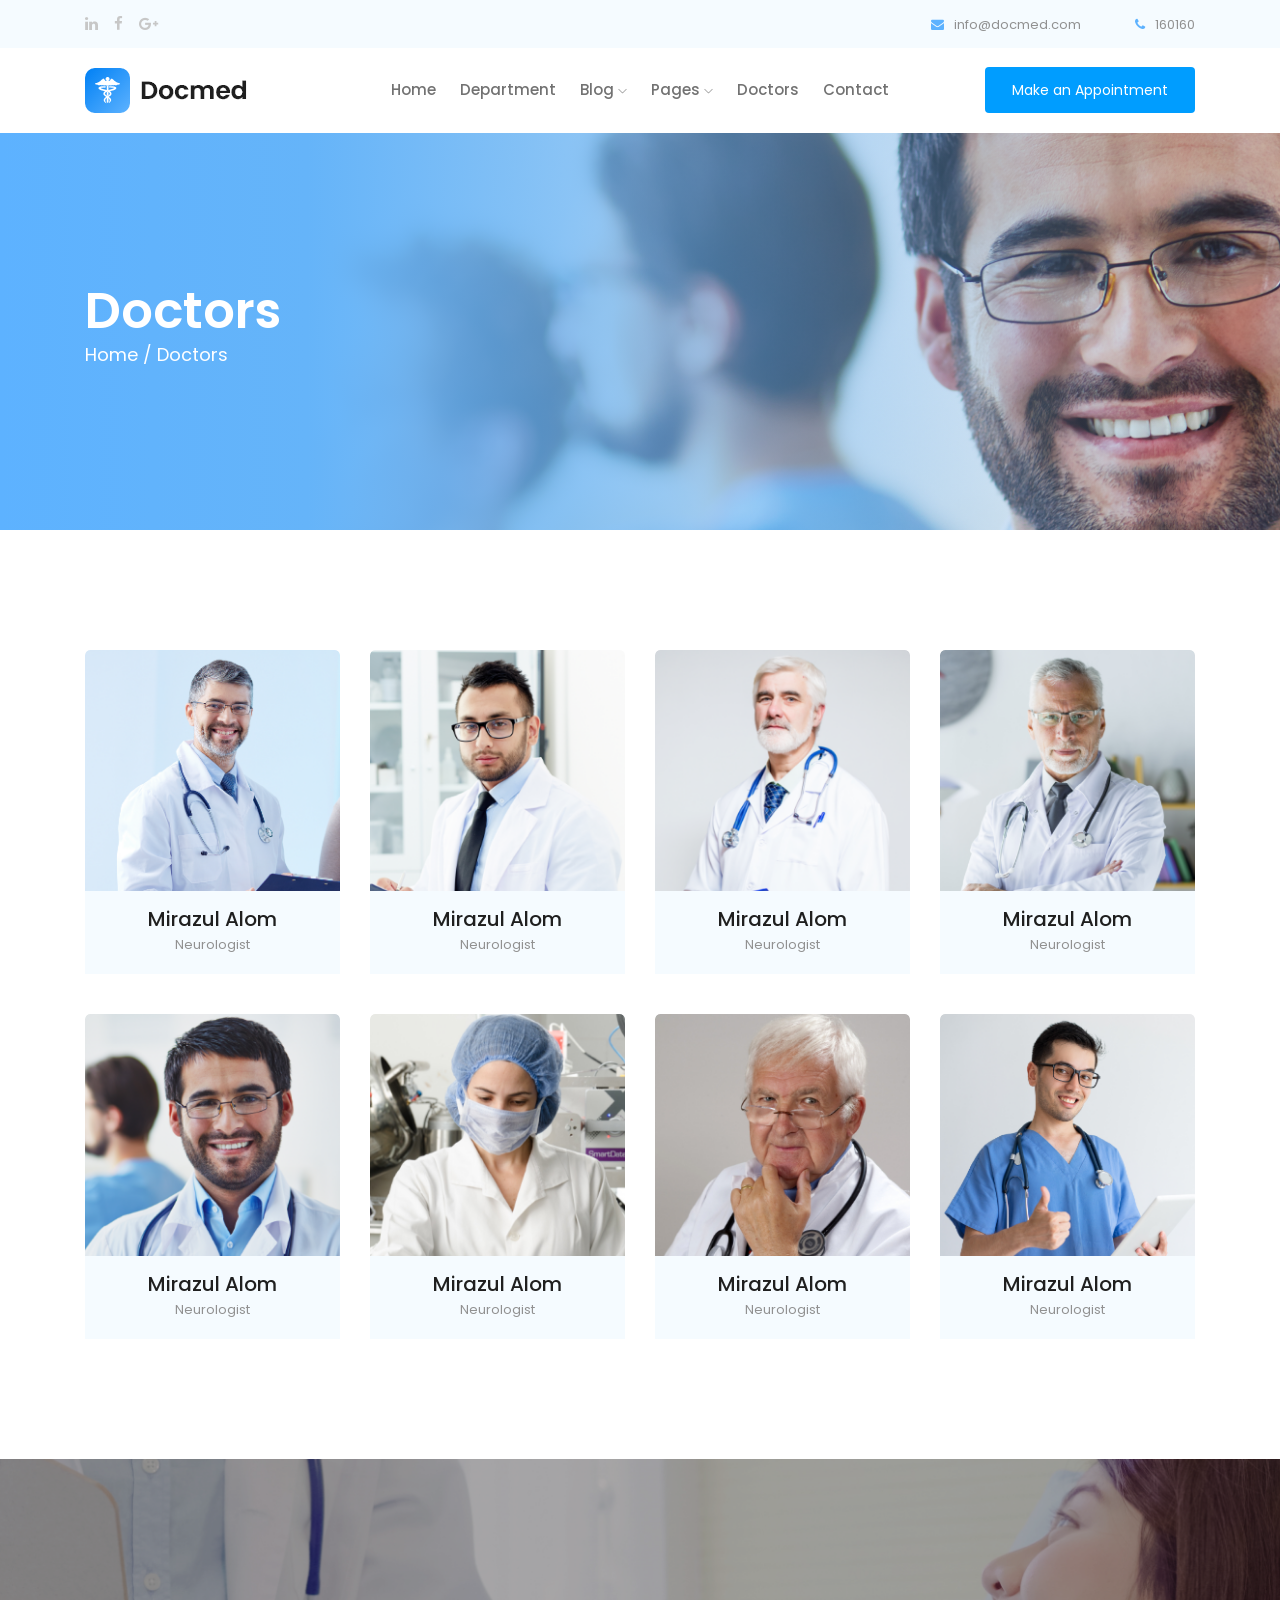
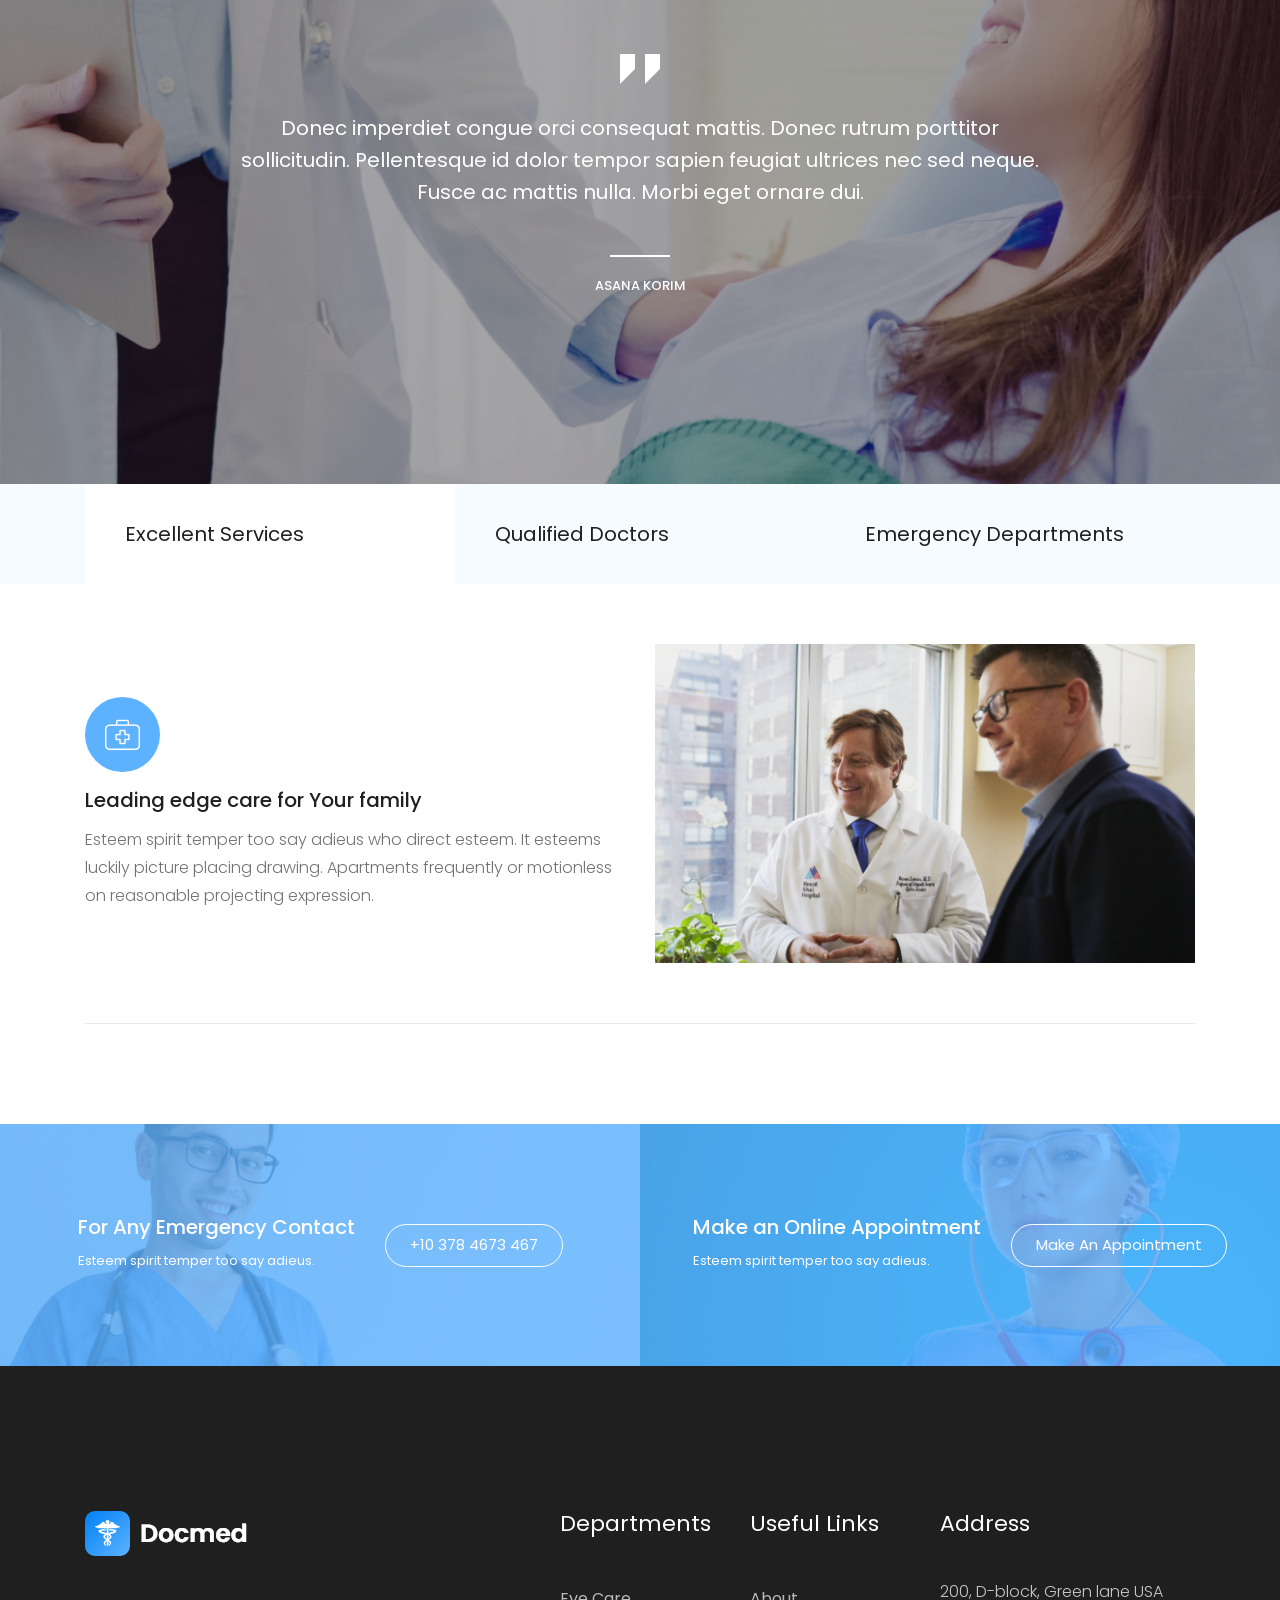
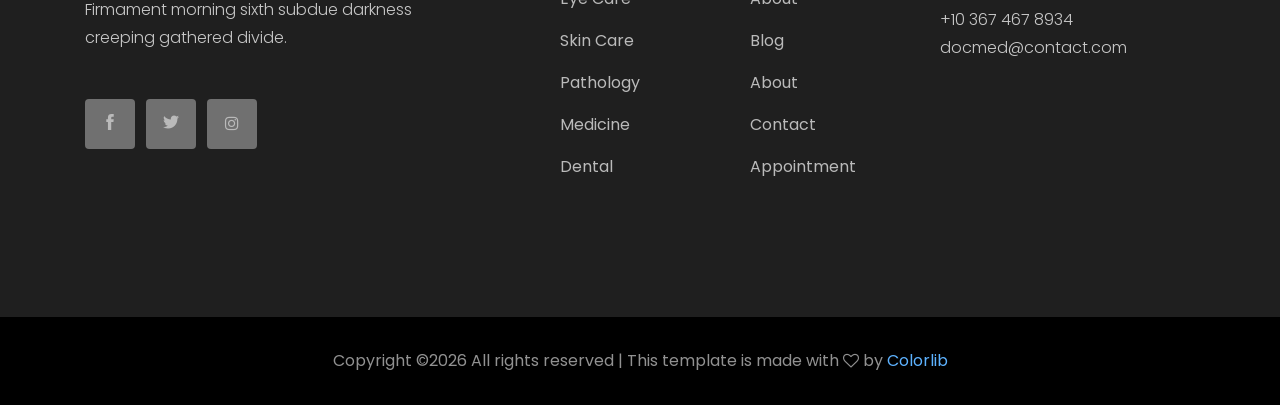
<file: AcunMedyaHospitalProject/Templates/docmed-master/Doctors.html>
<!doctype html>
<html class="no-js" lang="zxx">

<head>
    <meta charset="utf-8">
    <meta http-equiv="x-ua-compatible" content="ie=edge">
    <title>Docmed</title>
    <meta name="description" content="">
    <meta name="viewport" content="width=device-width, initial-scale=1">

    <!-- <link rel="manifest" href="site.webmanifest"> -->
    <link rel="shortcut icon" type="image/x-icon" href="img/favicon.png">
    <!-- Place favicon.ico in the root directory -->

    <!-- CSS here -->
    <link rel="stylesheet" href="css/bootstrap.min.css">
    <link rel="stylesheet" href="css/owl.carousel.min.css">
    <link rel="stylesheet" href="css/magnific-popup.css">
    <link rel="stylesheet" href="css/font-awesome.min.css">
    <link rel="stylesheet" href="css/themify-icons.css">
    <link rel="stylesheet" href="css/nice-select.css">
    <link rel="stylesheet" href="css/flaticon.css">
    <link rel="stylesheet" href="css/gijgo.css">
    <link rel="stylesheet" href="css/animate.css">
    <link rel="stylesheet" href="css/slicknav.css">
    <link rel="stylesheet" href="css/style.css">
    <!-- <link rel="stylesheet" href="css/responsive.css"> -->
</head>

<body>
    <!--[if lte IE 9]>
            <p class="browserupgrade">You are using an <strong>outdated</strong> browser. Please <a href="https://browsehappy.com/">upgrade your browser</a> to improve your experience and security.</p>
        <![endif]-->

    <!-- header-start -->
    <header>
        <div class="header-area ">
            <div class="header-top_area">
                <div class="container">
                    <div class="row">
                        <div class="col-xl-6 col-md-6 ">
                            <div class="social_media_links">
                                <a href="#">
                                    <i class="fa fa-linkedin"></i>
                                </a>
                                <a href="#">
                                    <i class="fa fa-facebook"></i>
                                </a>
                                <a href="#">
                                    <i class="fa fa-google-plus"></i>
                                </a>
                            </div>
                        </div>
                        <div class="col-xl-6 col-md-6">
                            <div class="short_contact_list">
                                <ul>
                                    <li><a href="#"> <i class="fa fa-envelope"></i> info@docmed.com</a></li>
                                    <li><a href="#"> <i class="fa fa-phone"></i> 160160</a></li>
                                </ul>
                            </div>
                        </div>
                    </div>
                </div>
            </div>
            <div id="sticky-header" class="main-header-area">
                <div class="container">
                    <div class="row align-items-center">
                        <div class="col-xl-3 col-lg-2">
                            <div class="logo">
                                <a href="index.html">
                                    <img src="img/logo.png" alt="">
                                </a>
                            </div>
                        </div>
                        <div class="col-xl-6 col-lg-7">
                            <div class="main-menu  d-none d-lg-block">
                                <nav>
                                    <ul id="navigation">
                                        <li><a class="active" href="index.html">home</a></li>
                                        <li><a href="Department.html">Department</a></li>
                                        <li><a href="#">blog <i class="ti-angle-down"></i></a>
                                            <ul class="submenu">
                                                <li><a href="blog.html">blog</a></li>
                                                <li><a href="single-blog.html">single-blog</a></li>
                                            </ul>
                                        </li>
                                        <li><a href="#">pages <i class="ti-angle-down"></i></a>
                                            <ul class="submenu">
                                                <li><a href="elements.html">elements</a></li>
                                                <li><a href="about.html">about</a></li>
                                            </ul>
                                        </li>
                                        <li><a href="Doctors.html">Doctors</a></li>
                                        <li><a href="contact.html">Contact</a></li>
                                    </ul>
                                </nav>
                            </div>
                        </div>
                        <div class="col-xl-3 col-lg-3 d-none d-lg-block">
                            <div class="Appointment">
                                <div class="book_btn d-none d-lg-block">
                                    <a class="popup-with-form" href="#test-form">Make an Appointment</a>
                                </div>
                            </div>
                        </div>
                        <div class="col-12">
                            <div class="mobile_menu d-block d-lg-none"></div>
                        </div>
                    </div>
                </div>
            </div>
        </div>
    </header>
    <!-- header-end -->

    <!-- bradcam_area_start  -->
    <div class="bradcam_area breadcam_bg_2 bradcam_overlay">
        <div class="container">
            <div class="row">
                <div class="col-xl-12">
                    <div class="bradcam_text">
                        <h3>Doctors</h3>
                        <p><a href="index.html">Home /</a> Doctors</p>
                    </div>
                </div>
            </div>
        </div>
    </div>
    <!-- bradcam_area_end  -->

    <!-- expert_doctors_area_start -->
    <div class="expert_doctors_area doctor_page">
        <div class="container">
            <div class="row">
                <div class="col-md-6 col-lg-3">
                    <div class="single_expert mb-40">
                        <div class="expert_thumb">
                            <img src="img/experts/1.png" alt="">
                        </div>
                        <div class="experts_name text-center">
                            <h3>Mirazul Alom</h3>
                            <span>Neurologist</span>
                        </div>
                    </div>
                </div>
                <div class="col-md-6 col-lg-3">
                    <div class="single_expert mb-40">
                        <div class="expert_thumb">
                            <img src="img/experts/2.png" alt="">
                        </div>
                        <div class="experts_name text-center">
                            <h3>Mirazul Alom</h3>
                            <span>Neurologist</span>
                        </div>
                    </div>
                </div>
                <div class="col-md-6 col-lg-3">
                    <div class="single_expert mb-40">
                        <div class="expert_thumb">
                            <img src="img/experts/3.png" alt="">
                        </div>
                        <div class="experts_name text-center">
                            <h3>Mirazul Alom</h3>
                            <span>Neurologist</span>
                        </div>
                    </div>
                </div>
                <div class="col-md-6 col-lg-3">
                    <div class="single_expert mb-40">
                        <div class="expert_thumb">
                            <img src="img/experts/4.png" alt="">
                        </div>
                        <div class="experts_name text-center">
                            <h3>Mirazul Alom</h3>
                            <span>Neurologist</span>
                        </div>
                    </div>
                </div>
                <div class="col-md-6 col-lg-3">
                    <div class="single_expert mb-40">
                        <div class="expert_thumb">
                            <img src="img/experts/6.png" alt="">
                        </div>
                        <div class="experts_name text-center">
                            <h3>Mirazul Alom</h3>
                            <span>Neurologist</span>
                        </div>
                    </div>
                </div>
                <div class="col-md-6 col-lg-3">
                    <div class="single_expert mb-40">
                        <div class="expert_thumb">
                            <img src="img/experts/7.png" alt="">
                        </div>
                        <div class="experts_name text-center">
                            <h3>Mirazul Alom</h3>
                            <span>Neurologist</span>
                        </div>
                    </div>
                </div>
                <div class="col-md-6 col-lg-3">
                    <div class="single_expert mb-40">
                        <div class="expert_thumb">
                            <img src="img/experts/8.png" alt="">
                        </div>
                        <div class="experts_name text-center">
                            <h3>Mirazul Alom</h3>
                            <span>Neurologist</span>
                        </div>
                    </div>
                </div>
                <div class="col-md-6 col-lg-3">
                    <div class="single_expert mb-40">
                        <div class="expert_thumb">
                            <img src="img/experts/9.png" alt="">
                        </div>
                        <div class="experts_name text-center">
                            <h3>Mirazul Alom</h3>
                            <span>Neurologist</span>
                        </div>
                    </div>
                </div>
            </div>
        </div>
    </div>
    <!-- expert_doctors_area_end -->

    <!-- testmonial_area_start -->
    <div class="testmonial_area">
        <div class="testmonial_active owl-carousel">
            <div class="single-testmonial testmonial_bg_1 overlay2">
                <div class="container">
                    <div class="row">
                        <div class="col-xl-10 offset-xl-1">
                            <div class="testmonial_info text-center">
                                <div class="quote">
                                    <i class="flaticon-straight-quotes"></i>
                                </div>
                                <p>Donec imperdiet congue orci consequat mattis. Donec rutrum porttitor <br>
                                    sollicitudin. Pellentesque id dolor tempor sapien feugiat ultrices nec sed neque.
                                    <br>
                                    Fusce ac mattis nulla. Morbi eget ornare dui. </p>
                                <div class="testmonial_author">
                                    <h4>Asana Korim</h4>
                                </div>
                            </div>
                        </div>
                    </div>
                </div>
            </div>
            <div class="single-testmonial testmonial_bg_2 overlay2">
                <div class="container">
                    <div class="row">
                        <div class="col-xl-10 offset-xl-1">
                            <div class="testmonial_info text-center">
                                <div class="quote">
                                    <i class="flaticon-straight-quotes"></i>
                                </div>
                                <p>Donec imperdiet congue orci consequat mattis. Donec rutrum porttitor <br>
                                    sollicitudin. Pellentesque id dolor tempor sapien feugiat ultrices nec sed neque.
                                    <br>
                                    Fusce ac mattis nulla. Morbi eget ornare dui. </p>
                                <div class="testmonial_author">
                                    <h4>Asana Korim</h4>
                                </div>
                            </div>
                        </div>
                    </div>
                </div>
            </div>
            <div class="single-testmonial testmonial_bg_1 overlay2">
                <div class="container">
                    <div class="row">
                        <div class="col-xl-10 offset-xl-1">
                            <div class="testmonial_info text-center">
                                <div class="quote">
                                    <i class="flaticon-straight-quotes"></i>
                                </div>
                                <p>Donec imperdiet congue orci consequat mattis. Donec rutrum porttitor <br>
                                    sollicitudin. Pellentesque id dolor tempor sapien feugiat ultrices nec sed neque.
                                    <br>
                                    Fusce ac mattis nulla. Morbi eget ornare dui. </p>
                                <div class="testmonial_author">
                                    <h4>Asana Korim</h4>
                                </div>
                            </div>
                        </div>
                    </div>
                </div>
            </div>
        </div>
    </div>
    <!-- testmonial_area_end -->

    <!-- business_expert_area_start  -->
    <div class="business_expert_area">
        <div class="business_tabs_area">
            <div class="container">
                <div class="row">
                    <div class="col-xl-12">
                        <ul class="nav" id="myTab" role="tablist">
                            <li class="nav-item">
                                <a class="nav-link active" id="home-tab" data-toggle="tab" href="#home" role="tab" aria-controls="home"
                            aria-selected="true">Excellent Services</a>
                            </li>

                            <li class="nav-item">
                                <a class="nav-link" id="profile-tab" data-toggle="tab" href="#profile" role="tab" aria-controls="profile"
                            aria-selected="false">Qualified Doctors</a>
                            </li>


                            <li class="nav-item">
                                <a class="nav-link" id="contact-tab" data-toggle="tab" href="#contact" role="tab" aria-controls="contact"
                            aria-selected="false">Emergency Departments</a>
                            </li>
                        </ul>
                    </div>
                </div>

            </div>
        </div>
        <div class="container">
            <div class="border_bottom">
                    <div class="tab-content" id="myTabContent">
                            <div class="tab-pane fade show active" id="home" role="tabpanel" aria-labelledby="home-tab">
                                
                                    <div class="row align-items-center">
                                            <div class="col-xl-6 col-md-6">
                                                <div class="business_info">
                                                    <div class="icon">
                                                        <i class="flaticon-first-aid-kit"></i>
                                                    </div>
                                                    <h3>Leading edge care for Your family</h3>
                                                    <p>Esteem spirit temper too say adieus who direct esteem.
                                                        It esteems luckily picture placing drawing. Apartments frequently or motionless on
                                                        reasonable projecting expression.
                                                    </p>
                                                </div>
                                            </div>
                                            <div class="col-xl-6 col-md-6">
                                                <div class="business_thumb">
                                                    <img src="img/about/business.png" alt="">
                                                </div>
                                            </div>
                                        </div>
                            </div>
                            <div class="tab-pane fade" id="profile" role="tabpanel" aria-labelledby="profile-tab">
                                    <div class="row align-items-center">
                                            <div class="col-xl-6 col-md-6">
                                                <div class="business_info">
                                                    <div class="icon">
                                                        <i class="flaticon-first-aid-kit"></i>
                                                    </div>
                                                    <h3>Leading edge care for Your family</h3>
                                                    <p>Esteem spirit temper too say adieus who direct esteem.
                                                        It esteems luckily picture placing drawing. Apartments frequently or motionless on
                                                        reasonable projecting expression.
                                                    </p>
                                                </div>
                                            </div>
                                            <div class="col-xl-6 col-md-6">
                                                <div class="business_thumb">
                                                    <img src="img/about/business.png" alt="">
                                                </div>
                                            </div>
                                        </div>
                            </div>
                            <div class="tab-pane fade" id="contact" role="tabpanel" aria-labelledby="contact-tab">
                                    <div class="row align-items-center">
                                            <div class="col-xl-6 col-md-6">
                                                <div class="business_info">
                                                    <div class="icon">
                                                        <i class="flaticon-first-aid-kit"></i>
                                                    </div>
                                                    <h3>Leading edge care for Your family</h3>
                                                    <p>Esteem spirit temper too say adieus who direct esteem.
                                                        It esteems luckily picture placing drawing. Apartments frequently or motionless on
                                                        reasonable projecting expression.
                                                    </p>
                                                </div>
                                            </div>
                                            <div class="col-xl-6 col-md-6">
                                                <div class="business_thumb">
                                                    <img src="img/about/business.png" alt="">
                                                </div>
                                            </div>
                                        </div>
                            </div>
                          </div>
            </div>
        </div>
    </div>
    <!-- business_expert_area_end  -->

    <!-- Emergency_contact start -->
    <div class="Emergency_contact">
        <div class="conatiner-fluid p-0">
            <div class="row no-gutters">
                <div class="col-xl-6">
                    <div class="single_emergency d-flex align-items-center justify-content-center emergency_bg_1 overlay_skyblue">
                        <div class="info">
                            <h3>For Any Emergency Contact</h3>
                            <p>Esteem spirit temper too say adieus.</p>
                        </div>
                        <div class="info_button">
                            <a href="#" class="boxed-btn3-white">+10 378 4673 467</a>
                        </div>
                    </div>
                </div>
                <div class="col-xl-6">
                    <div class="single_emergency d-flex align-items-center justify-content-center emergency_bg_2 overlay_skyblue">
                        <div class="info">
                            <h3>Make an Online Appointment</h3>
                            <p>Esteem spirit temper too say adieus.</p>
                        </div>
                        <div class="info_button">
                            <a href="#" class="boxed-btn3-white">Make an Appointment</a>
                        </div>
                    </div>
                </div>
            </div>
        </div>
    </div>
    <!-- Emergency_contact end -->

<!-- footer start -->
    <footer class="footer">
            <div class="footer_top">
                <div class="container">
                    <div class="row">
                        <div class="col-xl-4 col-md-6 col-lg-4">
                            <div class="footer_widget">
                                <div class="footer_logo">
                                    <a href="#">
                                        <img src="img/footer_logo.png" alt="">
                                    </a>
                                </div>
                                <p>
                                        Firmament morning sixth subdue darkness 
                                        creeping gathered divide.
                                </p>
                                <div class="socail_links">
                                    <ul>
                                        <li>
                                            <a href="#">
                                                <i class="ti-facebook"></i>
                                            </a>
                                        </li>
                                        <li>
                                            <a href="#">
                                                <i class="ti-twitter-alt"></i>
                                            </a>
                                        </li>
                                        <li>
                                            <a href="#">
                                                <i class="fa fa-instagram"></i>
                                            </a>
                                        </li>
                                    </ul>
                                </div>
    
                            </div>
                        </div>
                        <div class="col-xl-2 offset-xl-1 col-md-6 col-lg-3">
                            <div class="footer_widget">
                                <h3 class="footer_title">
                                        Departments
                                </h3>
                                <ul>
                                    <li><a href="#">Eye Care</a></li>
                                    <li><a href="#">Skin Care</a></li>
                                    <li><a href="#">Pathology</a></li>
                                    <li><a href="#">Medicine</a></li>
                                    <li><a href="#">Dental</a></li>
                                </ul>
    
                            </div>
                        </div>
                        <div class="col-xl-2 col-md-6 col-lg-2">
                            <div class="footer_widget">
                                <h3 class="footer_title">
                                        Useful Links
                                </h3>
                                <ul>
                                    <li><a href="#">About</a></li>
                                    <li><a href="#">Blog</a></li>
                                    <li><a href="#">About</a></li>
                                    <li><a href="#"> Contact</a></li>
                                    <li><a href="#"> Appointment</a></li>
                                </ul>
                            </div>
                        </div>
                        <div class="col-xl-3 col-md-6 col-lg-3">
                            <div class="footer_widget">
                                <h3 class="footer_title">
                                        Address
                                </h3>
                                <p>
                                    200, D-block, Green lane USA <br>
                                    +10 367 467 8934 <br>
                                    docmed@contact.com
                                </p>
                            </div>
                        </div>
                    </div>
                </div>
            </div>
            <div class="copy-right_text">
                <div class="container">
                    <div class="footer_border"></div>
                    <div class="row">
                        <div class="col-xl-12">
                            <p class="copy_right text-center">
                                <!-- Link back to Colorlib can't be removed. Template is licensed under CC BY 3.0. -->
Copyright &copy;<script>document.write(new Date().getFullYear());</script> All rights reserved | This template is made with <i class="fa fa-heart-o" aria-hidden="true"></i> by <a href="https://colorlib.com" target="_blank">Colorlib</a>
<!-- Link back to Colorlib can't be removed. Template is licensed under CC BY 3.0. -->
                            </p>
                        </div>
                    </div>
                </div>
            </div>
        </footer>
<!-- footer end  -->
    <!-- link that opens popup -->

    <!-- form itself end-->
    <form id="test-form" class="white-popup-block mfp-hide">
        <div class="popup_box ">
            <div class="popup_inner">
                <h3>Make an Appointment</h3>
                <form action="#">
                    <div class="row">
                        <div class="col-xl-6">
                            <input id="datepicker" placeholder="Pick date">
                        </div>
                        <div class="col-xl-6">
                            <input id="datepicker2" placeholder="Suitable time">
                        </div>
                        <div class="col-xl-6">
                            <select class="form-select wide" id="default-select" class="">
                                <option data-display="Select Department">Department</option>
                                <option value="1">2</option>
                                <option value="2">3</option>
                                <option value="3">4</option>
                            </select>
                        </div>
                        <div class="col-xl-6">
                            <select class="form-select wide" id="default-select" class="">
                                <option data-display="Doctors">Doctors</option>
                                <option value="1">2</option>
                                <option value="2">3</option>
                                <option value="3">4</option>
                            </select>
                        </div>
                        <div class="col-xl-6">
                            <input type="text"  placeholder="Name">
                        </div>
                        <div class="col-xl-6">
                            <input type="text"  placeholder="Phone no.">
                        </div>
                        <div class="col-xl-12">
                            <input type="email"  placeholder="Email">
                        </div>
                        <div class="col-xl-12">
                            <button type="submit" class="boxed-btn3">Confirm</button>
                        </div>
                    </div>
                </form>
            </div>
        </div>
    </form>
    <!-- form itself end -->

    <!-- JS here -->
    <script src="js/vendor/modernizr-3.5.0.min.js"></script>
    <script src="js/vendor/jquery-1.12.4.min.js"></script>
    <script src="js/popper.min.js"></script>
    <script src="js/bootstrap.min.js"></script>
    <script src="js/owl.carousel.min.js"></script>
    <script src="js/isotope.pkgd.min.js"></script>
    <script src="js/ajax-form.js"></script>
    <script src="js/waypoints.min.js"></script>
    <script src="js/jquery.counterup.min.js"></script>
    <script src="js/imagesloaded.pkgd.min.js"></script>
    <script src="js/scrollIt.js"></script>
    <script src="js/jquery.scrollUp.min.js"></script>
    <script src="js/wow.min.js"></script>
    <script src="js/nice-select.min.js"></script>
    <script src="js/jquery.slicknav.min.js"></script>
    <script src="js/jquery.magnific-popup.min.js"></script>
    <script src="js/plugins.js"></script>
    <script src="js/gijgo.min.js"></script>
    <!--contact js-->
    <script src="js/contact.js"></script>
    <script src="js/jquery.ajaxchimp.min.js"></script>
    <script src="js/jquery.form.js"></script>
    <script src="js/jquery.validate.min.js"></script>
    <script src="js/mail-script.js"></script>

    <script src="js/main.js"></script>
    <script>
        $('#datepicker').datepicker({
            iconsLibrary: 'fontawesome',
            icons: {
                rightIcon: '<span class="fa fa-caret-down"></span>'
            }
        });
        $('#datepicker2').datepicker({
            iconsLibrary: 'fontawesome',
            icons: {
                rightIcon: '<span class="fa fa-caret-down"></span>'
            }

        });
    $(document).ready(function() {
    $('.js-example-basic-multiple').select2();
});
    </script>
</body>

</html>
</file>
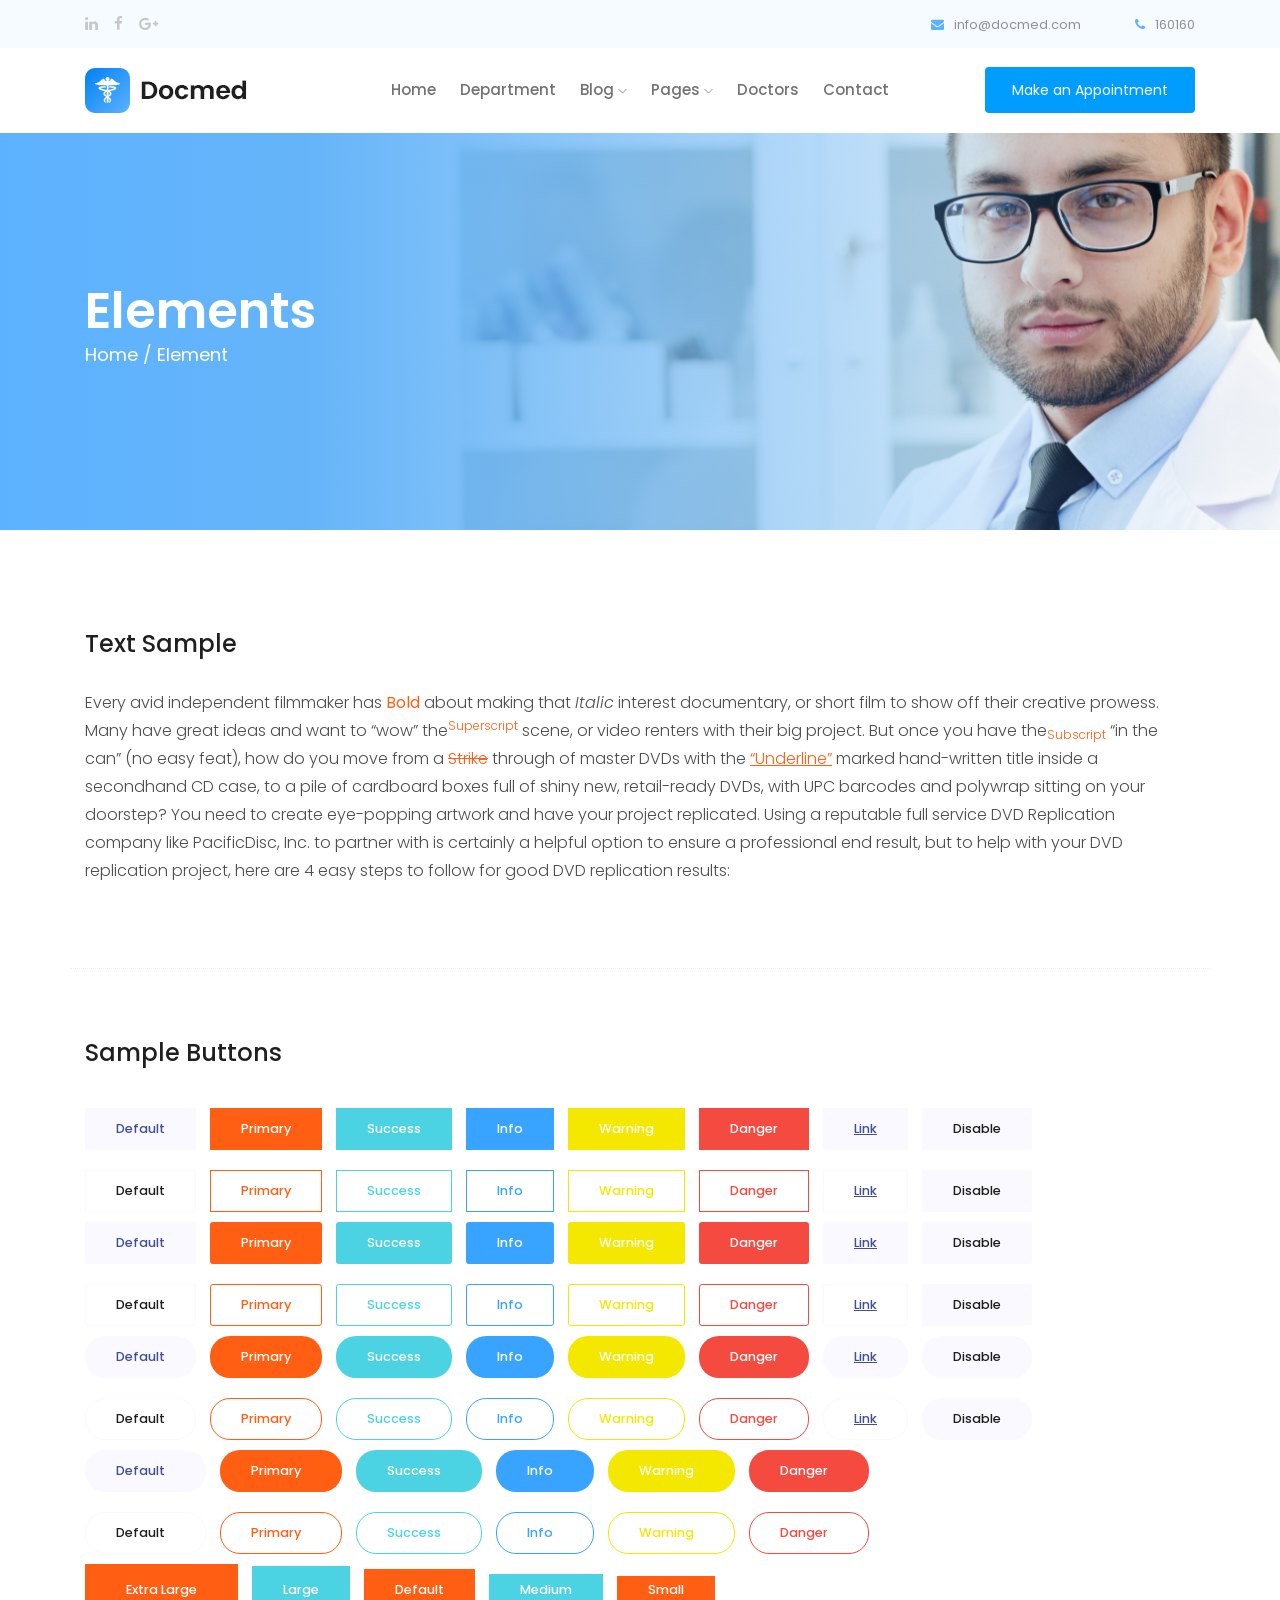
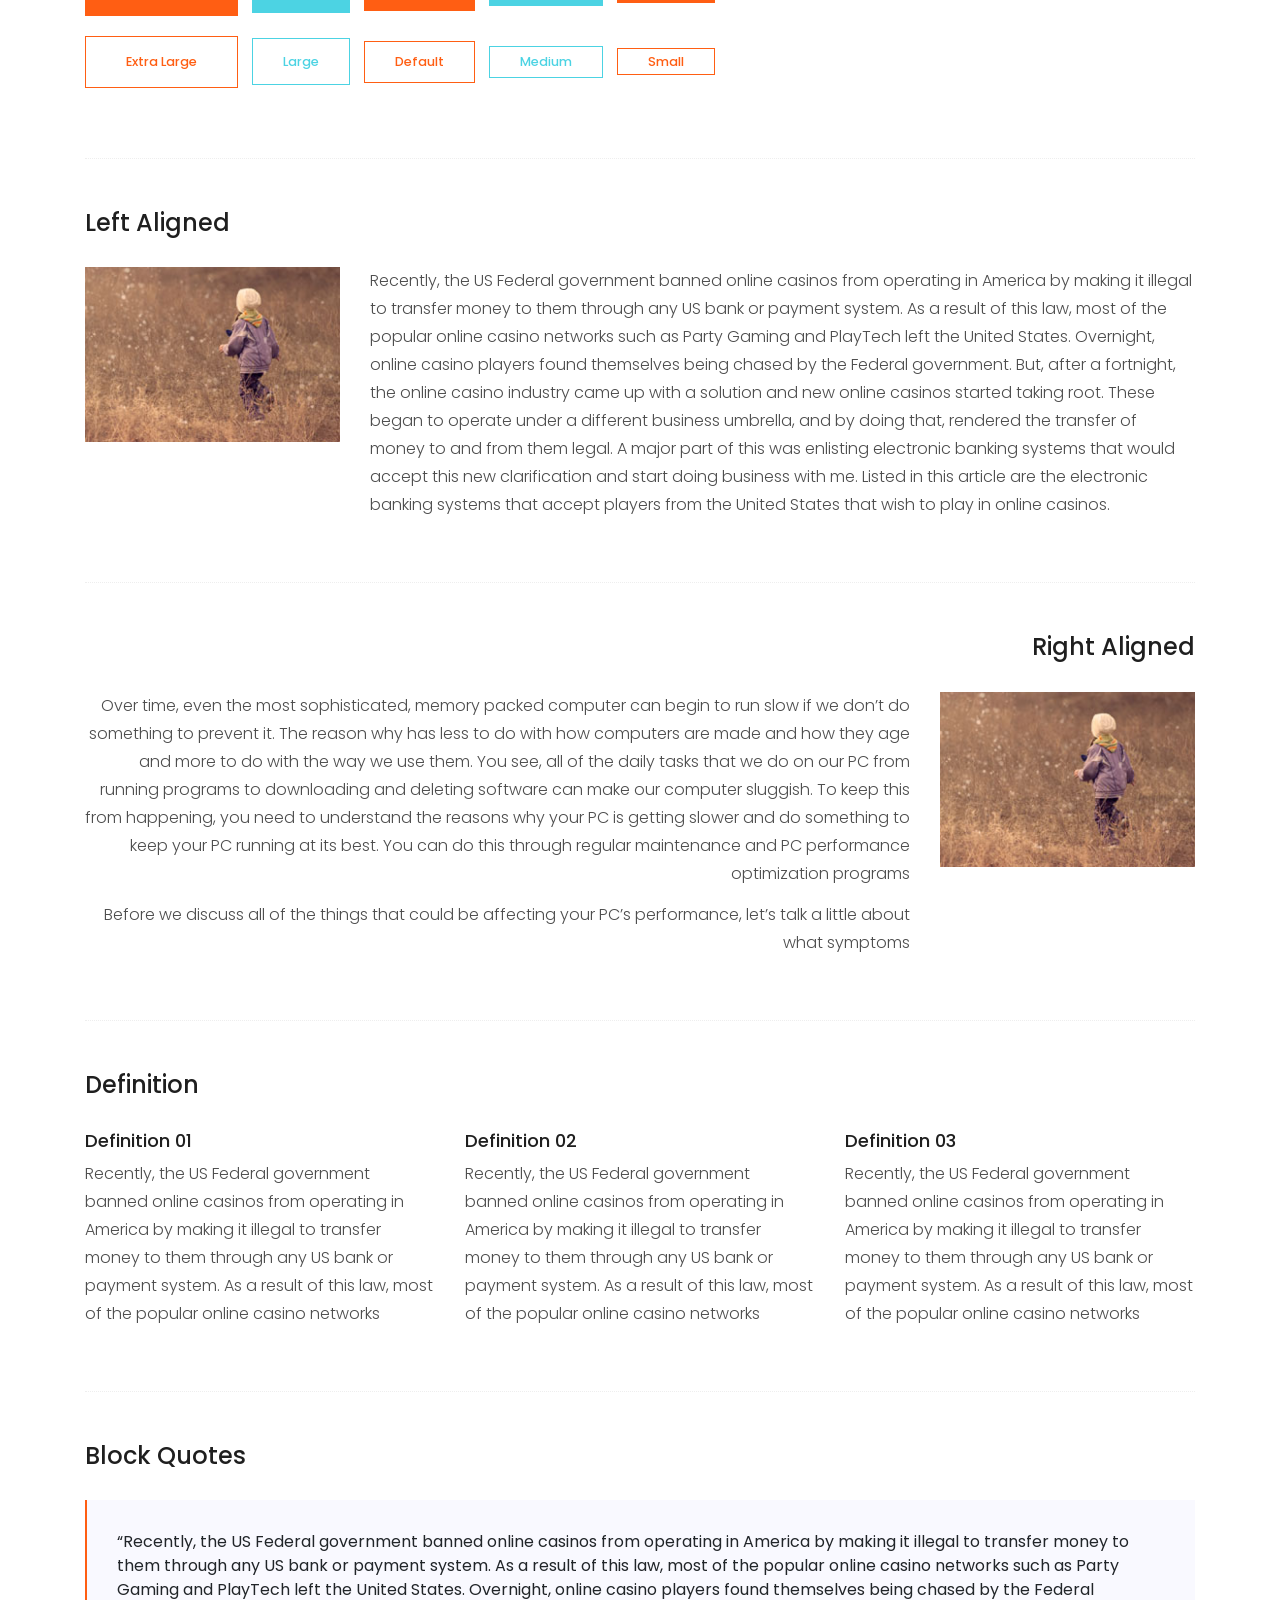
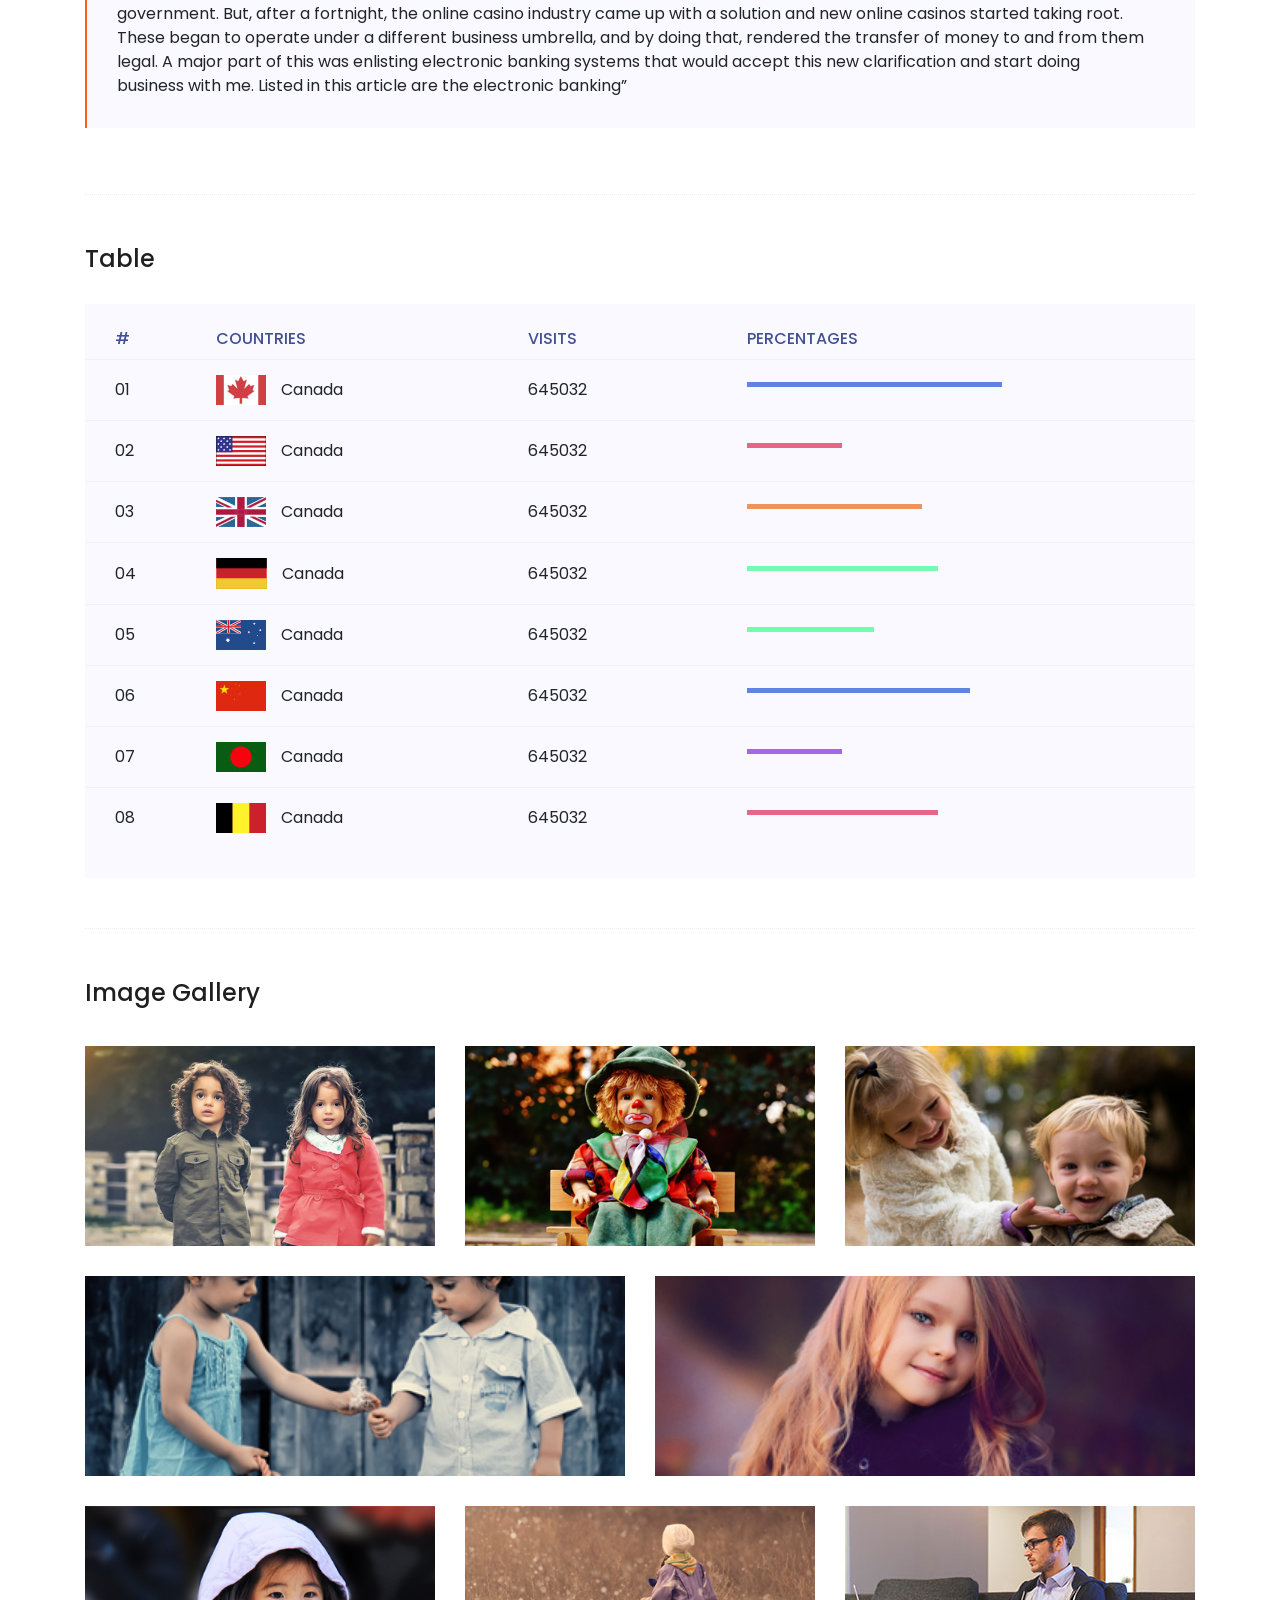
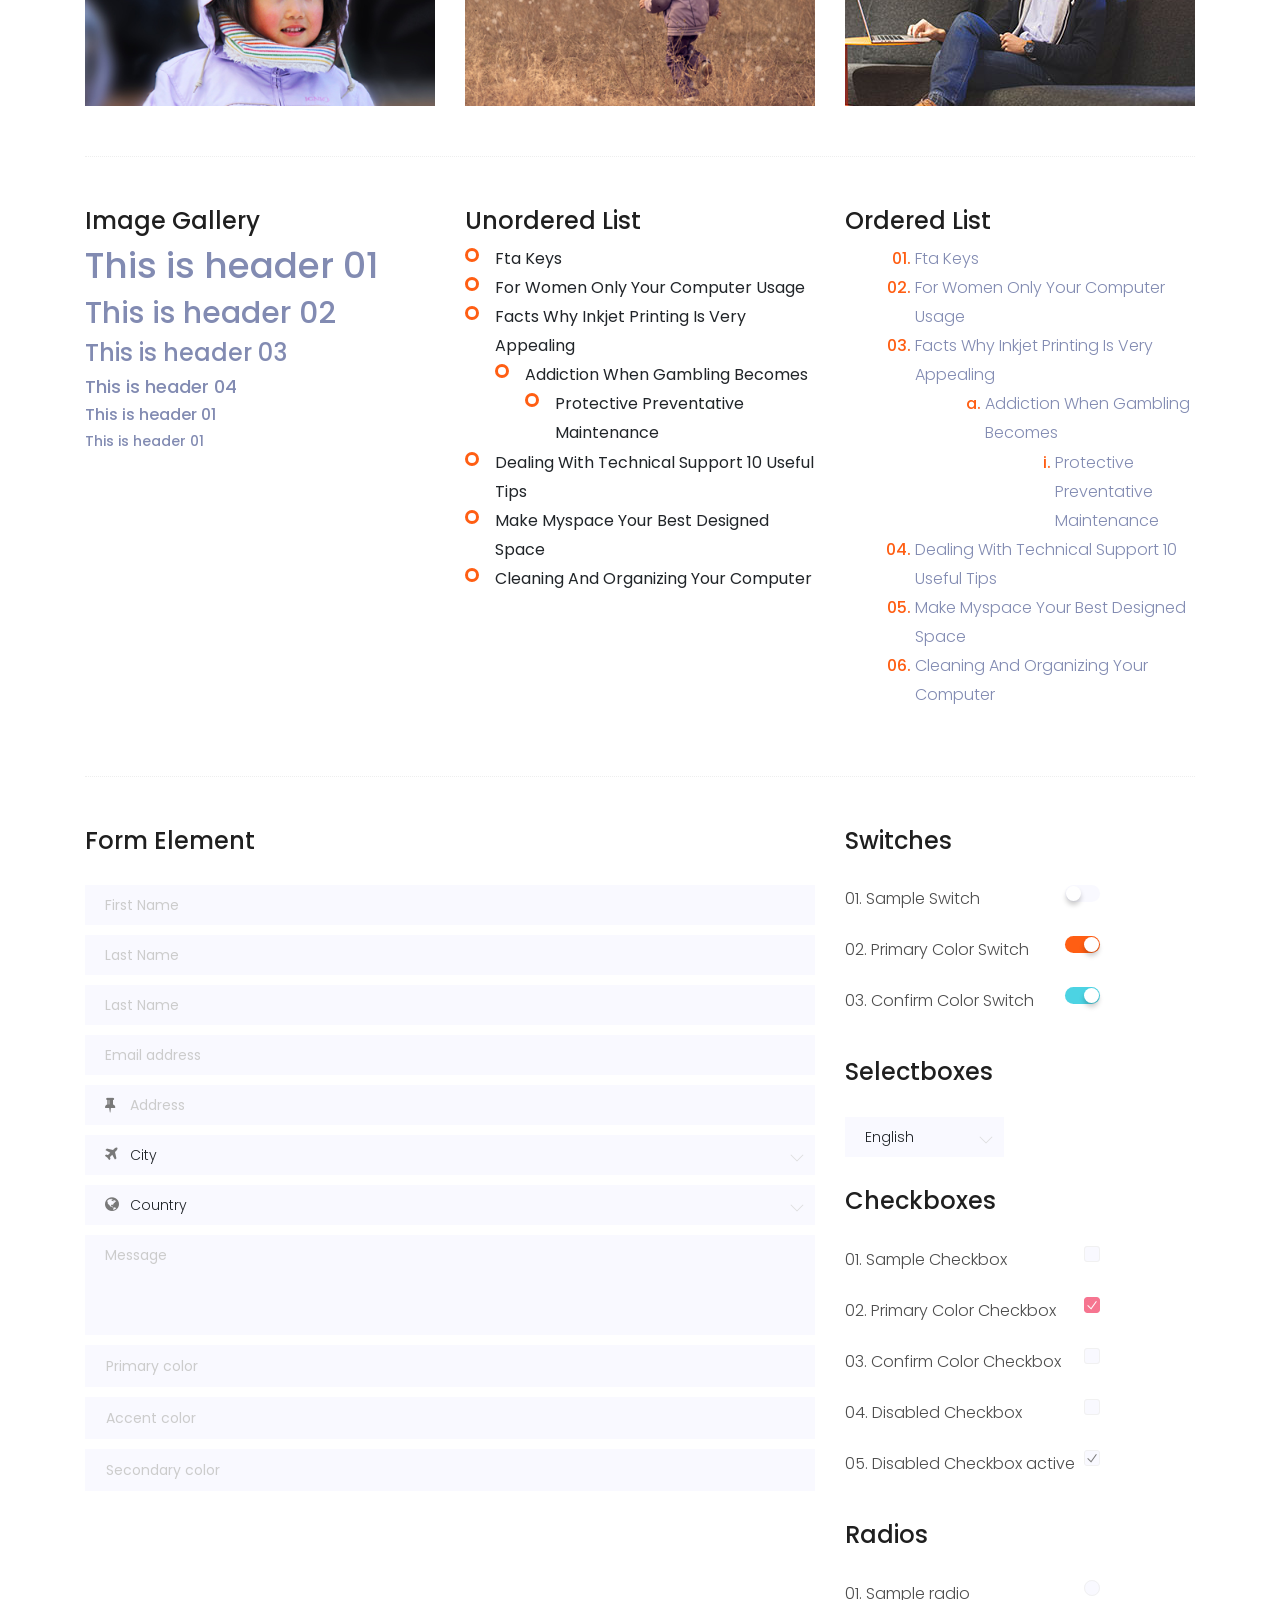
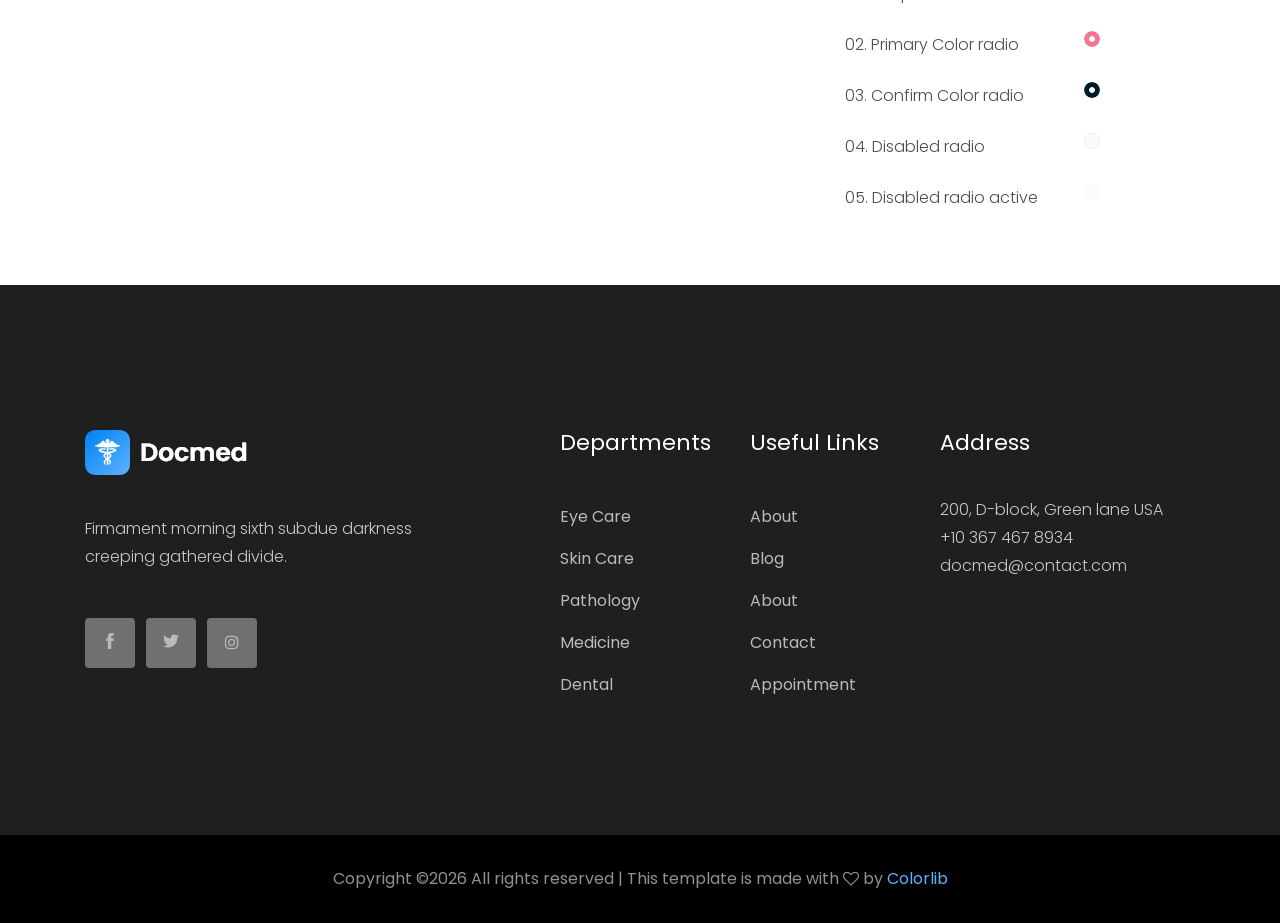
<file: AcunMedyaHospitalProject/Templates/docmed-master/elements.html>
<!doctype html>
<html class="no-js" lang="zxx">

<head>
	<meta charset="utf-8">
	<meta http-equiv="x-ua-compatible" content="ie=edge">
	<title>Docmed</title>
	<meta name="description" content="">
	<meta name="viewport" content="width=device-width, initial-scale=1">

	<!-- <link rel="manifest" href="site.webmanifest"> -->
	<link rel="shortcut icon" type="image/x-icon" href="img/favicon.png">
	<!-- Place favicon.ico in the root directory -->

	<!-- CSS here -->
	<link rel="stylesheet" href="css/bootstrap.min.css">
	<link rel="stylesheet" href="css/owl.carousel.min.css">
	<link rel="stylesheet" href="css/magnific-popup.css">
	<link rel="stylesheet" href="css/font-awesome.min.css">
	<link rel="stylesheet" href="css/themify-icons.css">
	<link rel="stylesheet" href="css/nice-select.css">
	<link rel="stylesheet" href="css/flaticon.css">
	<link rel="stylesheet" href="css/gijgo.css">
	<link rel="stylesheet" href="css/animate.css">
	<link rel="stylesheet" href="css/slicknav.css">
	<link rel="stylesheet" href="css/style.css">
	<!-- <link rel="stylesheet" href="css/responsive.css"> -->
</head>

<body>
	<!--[if lte IE 9]>
            <p class="browserupgrade">You are using an <strong>outdated</strong> browser. Please <a href="https://browsehappy.com/">upgrade your browser</a> to improve your experience and security.</p>
        <![endif]-->

    <!-- header-start -->
    <header>
        <div class="header-area ">
            <div class="header-top_area">
                <div class="container">
                    <div class="row">
                        <div class="col-xl-6 col-md-6 ">
                            <div class="social_media_links">
                                <a href="#">
                                    <i class="fa fa-linkedin"></i>
                                </a>
                                <a href="#">
                                    <i class="fa fa-facebook"></i>
                                </a>
                                <a href="#">
                                    <i class="fa fa-google-plus"></i>
                                </a>
                            </div>
                        </div>
                        <div class="col-xl-6 col-md-6">
                            <div class="short_contact_list">
                                <ul>
                                    <li><a href="#"> <i class="fa fa-envelope"></i> info@docmed.com</a></li>
                                    <li><a href="#"> <i class="fa fa-phone"></i> 160160</a></li>
                                </ul>
                            </div>
                        </div>
                    </div>
                </div>
            </div>
            <div id="sticky-header" class="main-header-area">
                <div class="container">
                    <div class="row align-items-center">
                        <div class="col-xl-3 col-lg-2">
                            <div class="logo">
                                <a href="index.html">
                                    <img src="img/logo.png" alt="">
                                </a>
                            </div>
                        </div>
                        <div class="col-xl-6 col-lg-7">
                            <div class="main-menu  d-none d-lg-block">
                                <nav>
                                    <ul id="navigation">
                                        <li><a class="active" href="index.html">home</a></li>
                                        <li><a href="Department.html">Department</a></li>
                                        <li><a href="#">blog <i class="ti-angle-down"></i></a>
                                            <ul class="submenu">
                                                <li><a href="blog.html">blog</a></li>
                                                <li><a href="single-blog.html">single-blog</a></li>
                                            </ul>
                                        </li>
                                        <li><a href="#">pages <i class="ti-angle-down"></i></a>
                                            <ul class="submenu">
                                                <li><a href="elements.html">elements</a></li>
                                                <li><a href="about.html">about</a></li>
                                            </ul>
                                        </li>
                                        <li><a href="Doctors.html">Doctors</a></li>
                                        <li><a href="contact.html">Contact</a></li>
                                    </ul>
                                </nav>
                            </div>
                        </div>
                        <div class="col-xl-3 col-lg-3 d-none d-lg-block">
                            <div class="Appointment">
                                <div class="book_btn d-none d-lg-block">
                                    <a class="popup-with-form" href="#test-form">Make an Appointment</a>
                                </div>
                            </div>
                        </div>
                        <div class="col-12">
                            <div class="mobile_menu d-block d-lg-none"></div>
                        </div>
                    </div>
                </div>
            </div>
        </div>
    </header>
    <!-- header-end -->

    <!-- bradcam_area_start  -->
    <div class="bradcam_area breadcam_bg bradcam_overlay">
        <div class="container">
            <div class="row">
                <div class="col-xl-12">
                    <div class="bradcam_text">
                        <h3>Elements</h3>
                        <p><a href="index.html">Home /</a> Element</p>
                    </div>
                </div>
            </div>
        </div>
    </div>
    <!-- bradcam_area_end  -->

	<!-- Start Sample Area -->
	<section class="sample-text-area">
		<div class="container box_1170">
			<h3 class="text-heading">Text Sample</h3>
			<p class="sample-text">
				Every avid independent filmmaker has <b>Bold</b> about making that <i>Italic</i> interest documentary,
				or short
				film to show off their creative prowess. Many have great ideas and want to “wow”
				the<sup>Superscript</sup> scene,
				or video renters with their big project. But once you have the<sub>Subscript</sub> “in the can” (no easy
				feat), how
				do you move from a <del>Strike</del> through of master DVDs with the <u>“Underline”</u> marked
				hand-written title
				inside a secondhand CD case, to a pile of cardboard boxes full of shiny new, retail-ready DVDs, with UPC
				barcodes
				and polywrap sitting on your doorstep? You need to create eye-popping artwork and have your project
				replicated.
				Using a reputable full service DVD Replication company like PacificDisc, Inc. to partner with is
				certainly a
				helpful option to ensure a professional end result, but to help with your DVD replication project, here
				are 4 easy
				steps to follow for good DVD replication results:

			</p>
		</div>
	</section>
	<!-- End Sample Area -->

	<!-- Start Button -->
	<section class="button-area">
		<div class="container box_1170 border-top-generic">
			<h3 class="text-heading">Sample Buttons</h3>
			<div class="button-group-area">
				<a href="#" class="genric-btn default">Default</a>
				<a href="#" class="genric-btn primary">Primary</a>
				<a href="#" class="genric-btn success">Success</a>
				<a href="#" class="genric-btn info">Info</a>
				<a href="#" class="genric-btn warning">Warning</a>
				<a href="#" class="genric-btn danger">Danger</a>
				<a href="#" class="genric-btn link">Link</a>
				<a href="#" class="genric-btn disable">Disable</a>
			</div>
			<div class="button-group-area mt-10">
				<a href="#" class="genric-btn default-border">Default</a>
				<a href="#" class="genric-btn primary-border">Primary</a>
				<a href="#" class="genric-btn success-border">Success</a>
				<a href="#" class="genric-btn info-border">Info</a>
				<a href="#" class="genric-btn warning-border">Warning</a>
				<a href="#" class="genric-btn danger-border">Danger</a>
				<a href="#" class="genric-btn link-border">Link</a>
				<a href="#" class="genric-btn disable">Disable</a>
			</div>
			<div class="button-group-area mt-40">
				<a href="#" class="genric-btn default radius">Default</a>
				<a href="#" class="genric-btn primary radius">Primary</a>
				<a href="#" class="genric-btn success radius">Success</a>
				<a href="#" class="genric-btn info radius">Info</a>
				<a href="#" class="genric-btn warning radius">Warning</a>
				<a href="#" class="genric-btn danger radius">Danger</a>
				<a href="#" class="genric-btn link radius">Link</a>
				<a href="#" class="genric-btn disable radius">Disable</a>
			</div>
			<div class="button-group-area mt-10">
				<a href="#" class="genric-btn default-border radius">Default</a>
				<a href="#" class="genric-btn primary-border radius">Primary</a>
				<a href="#" class="genric-btn success-border radius">Success</a>
				<a href="#" class="genric-btn info-border radius">Info</a>
				<a href="#" class="genric-btn warning-border radius">Warning</a>
				<a href="#" class="genric-btn danger-border radius">Danger</a>
				<a href="#" class="genric-btn link-border radius">Link</a>
				<a href="#" class="genric-btn disable radius">Disable</a>
			</div>
			<div class="button-group-area mt-40">
				<a href="#" class="genric-btn default circle">Default</a>
				<a href="#" class="genric-btn primary circle">Primary</a>
				<a href="#" class="genric-btn success circle">Success</a>
				<a href="#" class="genric-btn info circle">Info</a>
				<a href="#" class="genric-btn warning circle">Warning</a>
				<a href="#" class="genric-btn danger circle">Danger</a>
				<a href="#" class="genric-btn link circle">Link</a>
				<a href="#" class="genric-btn disable circle">Disable</a>
			</div>
			<div class="button-group-area mt-10">
				<a href="#" class="genric-btn default-border circle">Default</a>
				<a href="#" class="genric-btn primary-border circle">Primary</a>
				<a href="#" class="genric-btn success-border circle">Success</a>
				<a href="#" class="genric-btn info-border circle">Info</a>
				<a href="#" class="genric-btn warning-border circle">Warning</a>
				<a href="#" class="genric-btn danger-border circle">Danger</a>
				<a href="#" class="genric-btn link-border circle">Link</a>
				<a href="#" class="genric-btn disable circle">Disable</a>
			</div>
			<div class="button-group-area mt-40">
				<a href="#" class="genric-btn default circle arrow">Default<span class="lnr lnr-arrow-right"></span></a>
				<a href="#" class="genric-btn primary circle arrow">Primary<span class="lnr lnr-arrow-right"></span></a>
				<a href="#" class="genric-btn success circle arrow">Success<span class="lnr lnr-arrow-right"></span></a>
				<a href="#" class="genric-btn info circle arrow">Info<span class="lnr lnr-arrow-right"></span></a>
				<a href="#" class="genric-btn warning circle arrow">Warning<span class="lnr lnr-arrow-right"></span></a>
				<a href="#" class="genric-btn danger circle arrow">Danger<span class="lnr lnr-arrow-right"></span></a>
			</div>
			<div class="button-group-area mt-10">
				<a href="#" class="genric-btn default-border circle arrow">Default<span
						class="lnr lnr-arrow-right"></span></a>
				<a href="#" class="genric-btn primary-border circle arrow">Primary<span
						class="lnr lnr-arrow-right"></span></a>
				<a href="#" class="genric-btn success-border circle arrow">Success<span
						class="lnr lnr-arrow-right"></span></a>
				<a href="#" class="genric-btn info-border circle arrow">Info<span
						class="lnr lnr-arrow-right"></span></a>
				<a href="#" class="genric-btn warning-border circle arrow">Warning<span
						class="lnr lnr-arrow-right"></span></a>
				<a href="#" class="genric-btn danger-border circle arrow">Danger<span
						class="lnr lnr-arrow-right"></span></a>
			</div>
			<div class="button-group-area mt-40">
				<a href="#" class="genric-btn primary e-large">Extra Large</a>
				<a href="#" class="genric-btn success large">Large</a>
				<a href="#" class="genric-btn primary">Default</a>
				<a href="#" class="genric-btn success medium">Medium</a>
				<a href="#" class="genric-btn primary small">Small</a>
			</div>
			<div class="button-group-area mt-10">
				<a href="#" class="genric-btn primary-border e-large">Extra Large</a>
				<a href="#" class="genric-btn success-border large">Large</a>
				<a href="#" class="genric-btn primary-border">Default</a>
				<a href="#" class="genric-btn success-border medium">Medium</a>
				<a href="#" class="genric-btn primary-border small">Small</a>
			</div>
		</div>
	</section>
	<!-- End Button -->

	<!-- Start Align Area -->
	<div class="whole-wrap">
		<div class="container box_1170">
			<div class="section-top-border">
				<h3 class="mb-30">Left Aligned</h3>
				<div class="row">
					<div class="col-md-3">
						<img src="img/elements/d.jpg" alt="" class="img-fluid">
					</div>
					<div class="col-md-9 mt-sm-20">
						<p>Recently, the US Federal government banned online casinos from operating in America by making
							it illegal to
							transfer money to them through any US bank or payment system. As a result of this law, most
							of the popular
							online casino networks such as Party Gaming and PlayTech left the United States. Overnight,
							online casino
							players found themselves being chased by the Federal government. But, after a fortnight, the
							online casino
							industry came up with a solution and new online casinos started taking root. These began to
							operate under a
							different business umbrella, and by doing that, rendered the transfer of money to and from
							them legal. A major
							part of this was enlisting electronic banking systems that would accept this new
							clarification and start doing
							business with me. Listed in this article are the electronic banking systems that accept
							players from the United
							States that wish to play in online casinos.</p>
					</div>
				</div>
			</div>
			<div class="section-top-border text-right">
				<h3 class="mb-30">Right Aligned</h3>
				<div class="row">
					<div class="col-md-9">
						<p class="text-right">Over time, even the most sophisticated, memory packed computer can begin
							to run slow if we
							don’t do something to prevent it. The reason why has less to do with how computers are made
							and how they age and
							more to do with the way we use them. You see, all of the daily tasks that we do on our PC
							from running programs
							to downloading and deleting software can make our computer sluggish. To keep this from
							happening, you need to
							understand the reasons why your PC is getting slower and do something to keep your PC
							running at its best. You
							can do this through regular maintenance and PC performance optimization programs</p>
						<p class="text-right">Before we discuss all of the things that could be affecting your PC’s
							performance, let’s
							talk a little about what symptoms</p>
					</div>
					<div class="col-md-3">
						<img src="img/elements/d.jpg" alt="" class="img-fluid">
					</div>
				</div>
			</div>
			<div class="section-top-border">
				<h3 class="mb-30">Definition</h3>
				<div class="row">
					<div class="col-md-4">
						<div class="single-defination">
							<h4 class="mb-20">Definition 01</h4>
							<p>Recently, the US Federal government banned online casinos from operating in America by
								making it illegal to
								transfer money to them through any US bank or payment system. As a result of this law,
								most of the popular
								online casino networks</p>
						</div>
					</div>
					<div class="col-md-4">
						<div class="single-defination">
							<h4 class="mb-20">Definition 02</h4>
							<p>Recently, the US Federal government banned online casinos from operating in America by
								making it illegal to
								transfer money to them through any US bank or payment system. As a result of this law,
								most of the popular
								online casino networks</p>
						</div>
					</div>
					<div class="col-md-4">
						<div class="single-defination">
							<h4 class="mb-20">Definition 03</h4>
							<p>Recently, the US Federal government banned online casinos from operating in America by
								making it illegal to
								transfer money to them through any US bank or payment system. As a result of this law,
								most of the popular
								online casino networks</p>
						</div>
					</div>
				</div>
			</div>
			<div class="section-top-border">
				<h3 class="mb-30">Block Quotes</h3>
				<div class="row">
					<div class="col-lg-12">
						<blockquote class="generic-blockquote">
							“Recently, the US Federal government banned online casinos from operating in America by
							making it illegal to
							transfer money to them through any US bank or payment system. As a result of this law, most
							of the popular
							online casino networks such as Party Gaming and PlayTech left the United States. Overnight,
							online casino
							players found themselves being chased by the Federal government. But, after a fortnight, the
							online casino
							industry came up with a solution and new online casinos started taking root. These began to
							operate under a
							different business umbrella, and by doing that, rendered the transfer of money to and from
							them legal. A major
							part of this was enlisting electronic banking systems that would accept this new
							clarification and start doing
							business with me. Listed in this article are the electronic banking”
						</blockquote>
					</div>
				</div>
			</div>
			<div class="section-top-border">
				<h3 class="mb-30">Table</h3>
				<div class="progress-table-wrap">
					<div class="progress-table">
						<div class="table-head">
							<div class="serial">#</div>
							<div class="country">Countries</div>
							<div class="visit">Visits</div>
							<div class="percentage">Percentages</div>
						</div>
						<div class="table-row">
							<div class="serial">01</div>
							<div class="country"> <img src="img/elements/f1.jpg" alt="flag">Canada</div>
							<div class="visit">645032</div>
							<div class="percentage">
								<div class="progress">
									<div class="progress-bar color-1" role="progressbar" style="width: 80%"
										aria-valuenow="80" aria-valuemin="0" aria-valuemax="100"></div>
								</div>
							</div>
						</div>
						<div class="table-row">
							<div class="serial">02</div>
							<div class="country"> <img src="img/elements/f2.jpg" alt="flag">Canada</div>
							<div class="visit">645032</div>
							<div class="percentage">
								<div class="progress">
									<div class="progress-bar color-2" role="progressbar" style="width: 30%"
										aria-valuenow="30" aria-valuemin="0" aria-valuemax="100"></div>
								</div>
							</div>
						</div>
						<div class="table-row">
							<div class="serial">03</div>
							<div class="country"> <img src="img/elements/f3.jpg" alt="flag">Canada</div>
							<div class="visit">645032</div>
							<div class="percentage">
								<div class="progress">
									<div class="progress-bar color-3" role="progressbar" style="width: 55%"
										aria-valuenow="55" aria-valuemin="0" aria-valuemax="100"></div>
								</div>
							</div>
						</div>
						<div class="table-row">
							<div class="serial">04</div>
							<div class="country"> <img src="img/elements/f4.jpg" alt="flag">Canada</div>
							<div class="visit">645032</div>
							<div class="percentage">
								<div class="progress">
									<div class="progress-bar color-4" role="progressbar" style="width: 60%"
										aria-valuenow="60" aria-valuemin="0" aria-valuemax="100"></div>
								</div>
							</div>
						</div>
						<div class="table-row">
							<div class="serial">05</div>
							<div class="country"> <img src="img/elements/f5.jpg" alt="flag">Canada</div>
							<div class="visit">645032</div>
							<div class="percentage">
								<div class="progress">
									<div class="progress-bar color-5" role="progressbar" style="width: 40%"
										aria-valuenow="40" aria-valuemin="0" aria-valuemax="100"></div>
								</div>
							</div>
						</div>
						<div class="table-row">
							<div class="serial">06</div>
							<div class="country"> <img src="img/elements/f6.jpg" alt="flag">Canada</div>
							<div class="visit">645032</div>
							<div class="percentage">
								<div class="progress">
									<div class="progress-bar color-6" role="progressbar" style="width: 70%"
										aria-valuenow="70" aria-valuemin="0" aria-valuemax="100"></div>
								</div>
							</div>
						</div>
						<div class="table-row">
							<div class="serial">07</div>
							<div class="country"> <img src="img/elements/f7.jpg" alt="flag">Canada</div>
							<div class="visit">645032</div>
							<div class="percentage">
								<div class="progress">
									<div class="progress-bar color-7" role="progressbar" style="width: 30%"
										aria-valuenow="30" aria-valuemin="0" aria-valuemax="100"></div>
								</div>
							</div>
						</div>
						<div class="table-row">
							<div class="serial">08</div>
							<div class="country"> <img src="img/elements/f8.jpg" alt="flag">Canada</div>
							<div class="visit">645032</div>
							<div class="percentage">
								<div class="progress">
									<div class="progress-bar color-8" role="progressbar" style="width: 60%"
										aria-valuenow="60" aria-valuemin="0" aria-valuemax="100"></div>
								</div>
							</div>
						</div>
					</div>
				</div>
			</div>
			<div class="section-top-border">
				<h3>Image Gallery</h3>
				<div class="row gallery-item">
					<div class="col-md-4">
						<a href="img/elements/g1.jpg" class="img-pop-up">
							<div class="single-gallery-image" style="background: url(img/elements/g1.jpg);"></div>
						</a>
					</div>
					<div class="col-md-4">
						<a href="img/elements/g2.jpg" class="img-pop-up">
							<div class="single-gallery-image" style="background: url(img/elements/g2.jpg);"></div>
						</a>
					</div>
					<div class="col-md-4">
						<a href="img/elements/g3.jpg" class="img-pop-up">
							<div class="single-gallery-image" style="background: url(img/elements/g3.jpg);"></div>
						</a>
					</div>
					<div class="col-md-6">
						<a href="img/elements/g4.jpg" class="img-pop-up">
							<div class="single-gallery-image" style="background: url(img/elements/g4.jpg);"></div>
						</a>
					</div>
					<div class="col-md-6">
						<a href="img/elements/g5.jpg" class="img-pop-up">
							<div class="single-gallery-image" style="background: url(img/elements/g5.jpg);"></div>
						</a>
					</div>
					<div class="col-md-4">
						<a href="img/elements/g6.jpg" class="img-pop-up">
							<div class="single-gallery-image" style="background: url(img/elements/g6.jpg);"></div>
						</a>
					</div>
					<div class="col-md-4">
						<a href="img/elements/g7.jpg" class="img-pop-up">
							<div class="single-gallery-image" style="background: url(img/elements/g7.jpg);"></div>
						</a>
					</div>
					<div class="col-md-4">
						<a href="img/elements/g8.jpg" class="img-pop-up">
							<div class="single-gallery-image" style="background: url(img/elements/g8.jpg);"></div>
						</a>
					</div>
				</div>
			</div>
			<div class="section-top-border">
				<div class="row">
					<div class="col-md-4">
						<h3 class="mb-20">Image Gallery</h3>
						<div class="typography">
							<h1>This is header 01</h1>
							<h2>This is header 02</h2>
							<h3>This is header 03</h3>
							<h4>This is header 04</h4>
							<h5>This is header 01</h5>
							<h6>This is header 01</h6>
						</div>
					</div>
					<div class="col-md-4 mt-sm-30">
						<h3 class="mb-20">Unordered List</h3>
						<div class="">
							<ul class="unordered-list">
								<li>Fta Keys</li>
								<li>For Women Only Your Computer Usage</li>
								<li>Facts Why Inkjet Printing Is Very Appealing
									<ul>
										<li>Addiction When Gambling Becomes
											<ul>
												<li>Protective Preventative Maintenance</li>
											</ul>
										</li>
									</ul>
								</li>
								<li>Dealing With Technical Support 10 Useful Tips</li>
								<li>Make Myspace Your Best Designed Space</li>
								<li>Cleaning And Organizing Your Computer</li>
							</ul>
						</div>
					</div>
					<div class="col-md-4 mt-sm-30">
						<h3 class="mb-20">Ordered List</h3>
						<div class="">
							<ol class="ordered-list">
								<li><span>Fta Keys</span></li>
								<li><span>For Women Only Your Computer Usage</span></li>
								<li><span>Facts Why Inkjet Printing Is Very Appealing</span>
									<ol class="ordered-list-alpha">
										<li><span>Addiction When Gambling Becomes</span>
											<ol class="ordered-list-roman">
												<li><span>Protective Preventative Maintenance</span></li>
											</ol>
										</li>
									</ol>
								</li>
								<li><span>Dealing With Technical Support 10 Useful Tips</span></li>
								<li><span>Make Myspace Your Best Designed Space</span></li>
								<li><span>Cleaning And Organizing Your Computer</span></li>
							</ol>
						</div>
					</div>
				</div>
			</div>
			<div class="section-top-border">
				<div class="row">
					<div class="col-lg-8 col-md-8">
						<h3 class="mb-30">Form Element</h3>
						<form action="#">
							<div class="mt-10">
								<input type="text" name="first_name" placeholder="First Name"
									onfocus="this.placeholder = ''" onblur="this.placeholder = 'First Name'" required
									class="single-input">
							</div>
							<div class="mt-10">
								<input type="text" name="last_name" placeholder="Last Name"
									onfocus="this.placeholder = ''" onblur="this.placeholder = 'Last Name'" required
									class="single-input">
							</div>
							<div class="mt-10">
								<input type="text" name="last_name" placeholder="Last Name"
									onfocus="this.placeholder = ''" onblur="this.placeholder = 'Last Name'" required
									class="single-input">
							</div>
							<div class="mt-10">
								<input type="email" name="EMAIL" placeholder="Email address"
									onfocus="this.placeholder = ''" onblur="this.placeholder = 'Email address'" required
									class="single-input">
							</div>
							<div class="input-group-icon mt-10">
								<div class="icon"><i class="fa fa-thumb-tack" aria-hidden="true"></i></div>
								<input type="text" name="address" placeholder="Address" onfocus="this.placeholder = ''"
									onblur="this.placeholder = 'Address'" required class="single-input">
							</div>
							<div class="input-group-icon mt-10">
								<div class="icon"><i class="fa fa-plane" aria-hidden="true"></i></div>
								<div class="form-select" id="default-select"">
											<select>
												<option value=" 1">City</option>
									<option value="1">Dhaka</option>
									<option value="1">Dilli</option>
									<option value="1">Newyork</option>
									<option value="1">Islamabad</option>
									</select>
								</div>
							</div>
							<div class="input-group-icon mt-10">
								<div class="icon"><i class="fa fa-globe" aria-hidden="true"></i></div>
								<div class="form-select" id="default-select"">
											<select>
												<option value=" 1">Country</option>
									<option value="1">Bangladesh</option>
									<option value="1">India</option>
									<option value="1">England</option>
									<option value="1">Srilanka</option>
									</select>
								</div>
							</div>

							<div class="mt-10">
								<textarea class="single-textarea" placeholder="Message" onfocus="this.placeholder = ''"
									onblur="this.placeholder = 'Message'" required></textarea>
							</div>
							<!-- For Gradient Border Use -->
							<!-- <div class="mt-10">
										<div class="primary-input">
											<input id="primary-input" type="text" name="first_name" placeholder="Primary color" onfocus="this.placeholder = ''" onblur="this.placeholder = 'Primary color'">
											<label for="primary-input"></label>
										</div>
									</div> -->
							<div class="mt-10">
								<input type="text" name="first_name" placeholder="Primary color"
									onfocus="this.placeholder = ''" onblur="this.placeholder = 'Primary color'" required
									class="single-input-primary">
							</div>
							<div class="mt-10">
								<input type="text" name="first_name" placeholder="Accent color"
									onfocus="this.placeholder = ''" onblur="this.placeholder = 'Accent color'" required
									class="single-input-accent">
							</div>
							<div class="mt-10">
								<input type="text" name="first_name" placeholder="Secondary color"
									onfocus="this.placeholder = ''" onblur="this.placeholder = 'Secondary color'"
									required class="single-input-secondary">
							</div>
						</form>
					</div>
					<div class="col-lg-3 col-md-4 mt-sm-30">
						<div class="single-element-widget">
							<h3 class="mb-30">Switches</h3>
							<div class="switch-wrap d-flex justify-content-between">
								<p>01. Sample Switch</p>
								<div class="primary-switch">
									<input type="checkbox" id="default-switch">
									<label for="default-switch"></label>
								</div>
							</div>
							<div class="switch-wrap d-flex justify-content-between">
								<p>02. Primary Color Switch</p>
								<div class="primary-switch">
									<input type="checkbox" id="primary-switch" checked>
									<label for="primary-switch"></label>
								</div>
							</div>
							<div class="switch-wrap d-flex justify-content-between">
								<p>03. Confirm Color Switch</p>
								<div class="confirm-switch">
									<input type="checkbox" id="confirm-switch" checked>
									<label for="confirm-switch"></label>
								</div>
							</div>
						</div>
						<div class="single-element-widget mt-30">
							<h3 class="mb-30">Selectboxes</h3>
							<div class="default-select" id="default-select"">
										<select>
											<option value=" 1">English</option>
								<option value="1">Spanish</option>
								<option value="1">Arabic</option>
								<option value="1">Portuguise</option>
								<option value="1">Bengali</option>
								</select>
							</div>
						</div>
						<div class="single-element-widget mt-30">
							<h3 class="mb-30">Checkboxes</h3>
							<div class="switch-wrap d-flex justify-content-between">
								<p>01. Sample Checkbox</p>
								<div class="primary-checkbox">
									<input type="checkbox" id="default-checkbox">
									<label for="default-checkbox"></label>
								</div>
							</div>
							<div class="switch-wrap d-flex justify-content-between">
								<p>02. Primary Color Checkbox</p>
								<div class="primary-checkbox">
									<input type="checkbox" id="primary-checkbox" checked>
									<label for="primary-checkbox"></label>
								</div>
							</div>
							<div class="switch-wrap d-flex justify-content-between">
								<p>03. Confirm Color Checkbox</p>
								<div class="confirm-checkbox">
									<input type="checkbox" id="confirm-checkbox">
									<label for="confirm-checkbox"></label>
								</div>
							</div>
							<div class="switch-wrap d-flex justify-content-between">
								<p>04. Disabled Checkbox</p>
								<div class="disabled-checkbox">
									<input type="checkbox" id="disabled-checkbox" disabled>
									<label for="disabled-checkbox"></label>
								</div>
							</div>
							<div class="switch-wrap d-flex justify-content-between">
								<p>05. Disabled Checkbox active</p>
								<div class="disabled-checkbox">
									<input type="checkbox" id="disabled-checkbox-active" checked disabled>
									<label for="disabled-checkbox-active"></label>
								</div>
							</div>
						</div>
						<div class="single-element-widget mt-30">
							<h3 class="mb-30">Radios</h3>
							<div class="switch-wrap d-flex justify-content-between">
								<p>01. Sample radio</p>
								<div class="primary-radio">
									<input type="checkbox" id="default-radio">
									<label for="default-radio"></label>
								</div>
							</div>
							<div class="switch-wrap d-flex justify-content-between">
								<p>02. Primary Color radio</p>
								<div class="primary-radio">
									<input type="checkbox" id="primary-radio" checked>
									<label for="primary-radio"></label>
								</div>
							</div>
							<div class="switch-wrap d-flex justify-content-between">
								<p>03. Confirm Color radio</p>
								<div class="confirm-radio">
									<input type="checkbox" id="confirm-radio" checked>
									<label for="confirm-radio"></label>
								</div>
							</div>
							<div class="switch-wrap d-flex justify-content-between">
								<p>04. Disabled radio</p>
								<div class="disabled-radio">
									<input type="checkbox" id="disabled-radio" disabled>
									<label for="disabled-radio"></label>
								</div>
							</div>
							<div class="switch-wrap d-flex justify-content-between">
								<p>05. Disabled radio active</p>
								<div class="disabled-radio">
									<input type="checkbox" id="disabled-radio-active" checked disabled>
									<label for="disabled-radio-active"></label>
								</div>
							</div>
						</div>
					</div>
				</div>
			</div>
		</div>
	</div>
	<!-- End Align Area -->

<!-- footer start -->
<footer class="footer">
	<div class="footer_top">
		<div class="container">
			<div class="row">
				<div class="col-xl-4 col-md-6 col-lg-4">
					<div class="footer_widget">
						<div class="footer_logo">
							<a href="#">
								<img src="img/footer_logo.png" alt="">
							</a>
						</div>
						<p>
								Firmament morning sixth subdue darkness 
								creeping gathered divide.
						</p>
						<div class="socail_links">
							<ul>
								<li>
									<a href="#">
										<i class="ti-facebook"></i>
									</a>
								</li>
								<li>
									<a href="#">
										<i class="ti-twitter-alt"></i>
									</a>
								</li>
								<li>
									<a href="#">
										<i class="fa fa-instagram"></i>
									</a>
								</li>
							</ul>
						</div>

					</div>
				</div>
				<div class="col-xl-2 offset-xl-1 col-md-6 col-lg-3">
					<div class="footer_widget">
						<h3 class="footer_title">
								Departments
						</h3>
						<ul>
							<li><a href="#">Eye Care</a></li>
							<li><a href="#">Skin Care</a></li>
							<li><a href="#">Pathology</a></li>
							<li><a href="#">Medicine</a></li>
							<li><a href="#">Dental</a></li>
						</ul>

					</div>
				</div>
				<div class="col-xl-2 col-md-6 col-lg-2">
					<div class="footer_widget">
						<h3 class="footer_title">
								Useful Links
						</h3>
						<ul>
							<li><a href="#">About</a></li>
							<li><a href="#">Blog</a></li>
							<li><a href="#">About</a></li>
							<li><a href="#"> Contact</a></li>
							<li><a href="#"> Appointment</a></li>
						</ul>
					</div>
				</div>
				<div class="col-xl-3 col-md-6 col-lg-3">
					<div class="footer_widget">
						<h3 class="footer_title">
								Address
						</h3>
						<p>
							200, D-block, Green lane USA <br>
							+10 367 467 8934 <br>
							docmed@contact.com
						</p>
					</div>
				</div>
			</div>
		</div>
	</div>
	<div class="copy-right_text">
		<div class="container">
			<div class="footer_border"></div>
			<div class="row">
				<div class="col-xl-12">
					<p class="copy_right text-center">
						<!-- Link back to Colorlib can't be removed. Template is licensed under CC BY 3.0. -->
Copyright &copy;<script>document.write(new Date().getFullYear());</script> All rights reserved | This template is made with <i class="fa fa-heart-o" aria-hidden="true"></i> by <a href="https://colorlib.com" target="_blank">Colorlib</a>
<!-- Link back to Colorlib can't be removed. Template is licensed under CC BY 3.0. -->
					</p>
				</div>
			</div>
		</div>
	</div>
</footer>
<!-- footer end  -->
<!-- link that opens popup -->

<!-- form itself end-->
<form id="test-form" class="white-popup-block mfp-hide">
<div class="popup_box ">
	<div class="popup_inner">
		<h3>Make an Appointment</h3>
		<form action="#">
			<div class="row">
				<div class="col-xl-6">
					<input id="datepicker" placeholder="Pick date">
				</div>
				<div class="col-xl-6">
					<input id="datepicker2" placeholder="Suitable time">
				</div>
				<div class="col-xl-6">
					<select class="form-select wide" id="default-select" class="">
						<option data-display="Select Department">Department</option>
						<option value="1">Eye Care</option>
						<option value="2">Physical Therapy</option>
						<option value="3">Dental Care</option>
					</select>
				</div>
				<div class="col-xl-6">
					<select class="form-select wide" id="default-select" class="">
						<option data-display="Doctors">Doctors</option>
						<option value="1">Mirazul Alom</option>
						<option value="2">Monzul Alom</option>
						<option value="3">Azizul Isalm</option>
					</select>
				</div>
				<div class="col-xl-6">
					<input type="text"  placeholder="Name">
				</div>
				<div class="col-xl-6">
					<input type="text"  placeholder="Phone no.">
				</div>
				<div class="col-xl-12">
					<input type="email"  placeholder="Email">
				</div>
				<div class="col-xl-12">
					<button type="submit" class="boxed-btn3">Confirm</button>
				</div>
			</div>
		</form>
	</div>
</div>
</form>
<!-- form itself end -->

	<!-- JS here -->
	<script src="js/vendor/modernizr-3.5.0.min.js"></script>
	<script src="js/vendor/jquery-1.12.4.min.js"></script>
	<script src="js/popper.min.js"></script>
	<script src="js/bootstrap.min.js"></script>
	<script src="js/owl.carousel.min.js"></script>
	<script src="js/isotope.pkgd.min.js"></script>
	<script src="js/ajax-form.js"></script>
	<script src="js/waypoints.min.js"></script>
	<script src="js/jquery.counterup.min.js"></script>
	<script src="js/imagesloaded.pkgd.min.js"></script>
	<script src="js/scrollIt.js"></script>
	<script src="js/jquery.scrollUp.min.js"></script>
	<script src="js/wow.min.js"></script>
	<script src="js/nice-select.min.js"></script>
	<script src="js/jquery.slicknav.min.js"></script>
	<script src="js/jquery.magnific-popup.min.js"></script>
	<script src="js/plugins.js"></script>
	<script src="js/gijgo.min.js"></script>

	<!--contact js-->
	<script src="js/contact.js"></script>
	<script src="js/jquery.ajaxchimp.min.js"></script>
	<script src="js/jquery.form.js"></script>
	<script src="js/jquery.validate.min.js"></script>
	<script src="js/mail-script.js"></script>

	<script src="js/main.js"></script>
    <script>
        $('#datepicker').datepicker({
            iconsLibrary: 'fontawesome',
            icons: {
             rightIcon: '<span class="fa fa-caret-down"></span>'
         }
        });
        $('#datepicker2').datepicker({
            iconsLibrary: 'fontawesome',
            icons: {
             rightIcon: '<span class="fa fa-caret-down"></span>'
         }

        });
    </script>
</body>
</html>
</file>
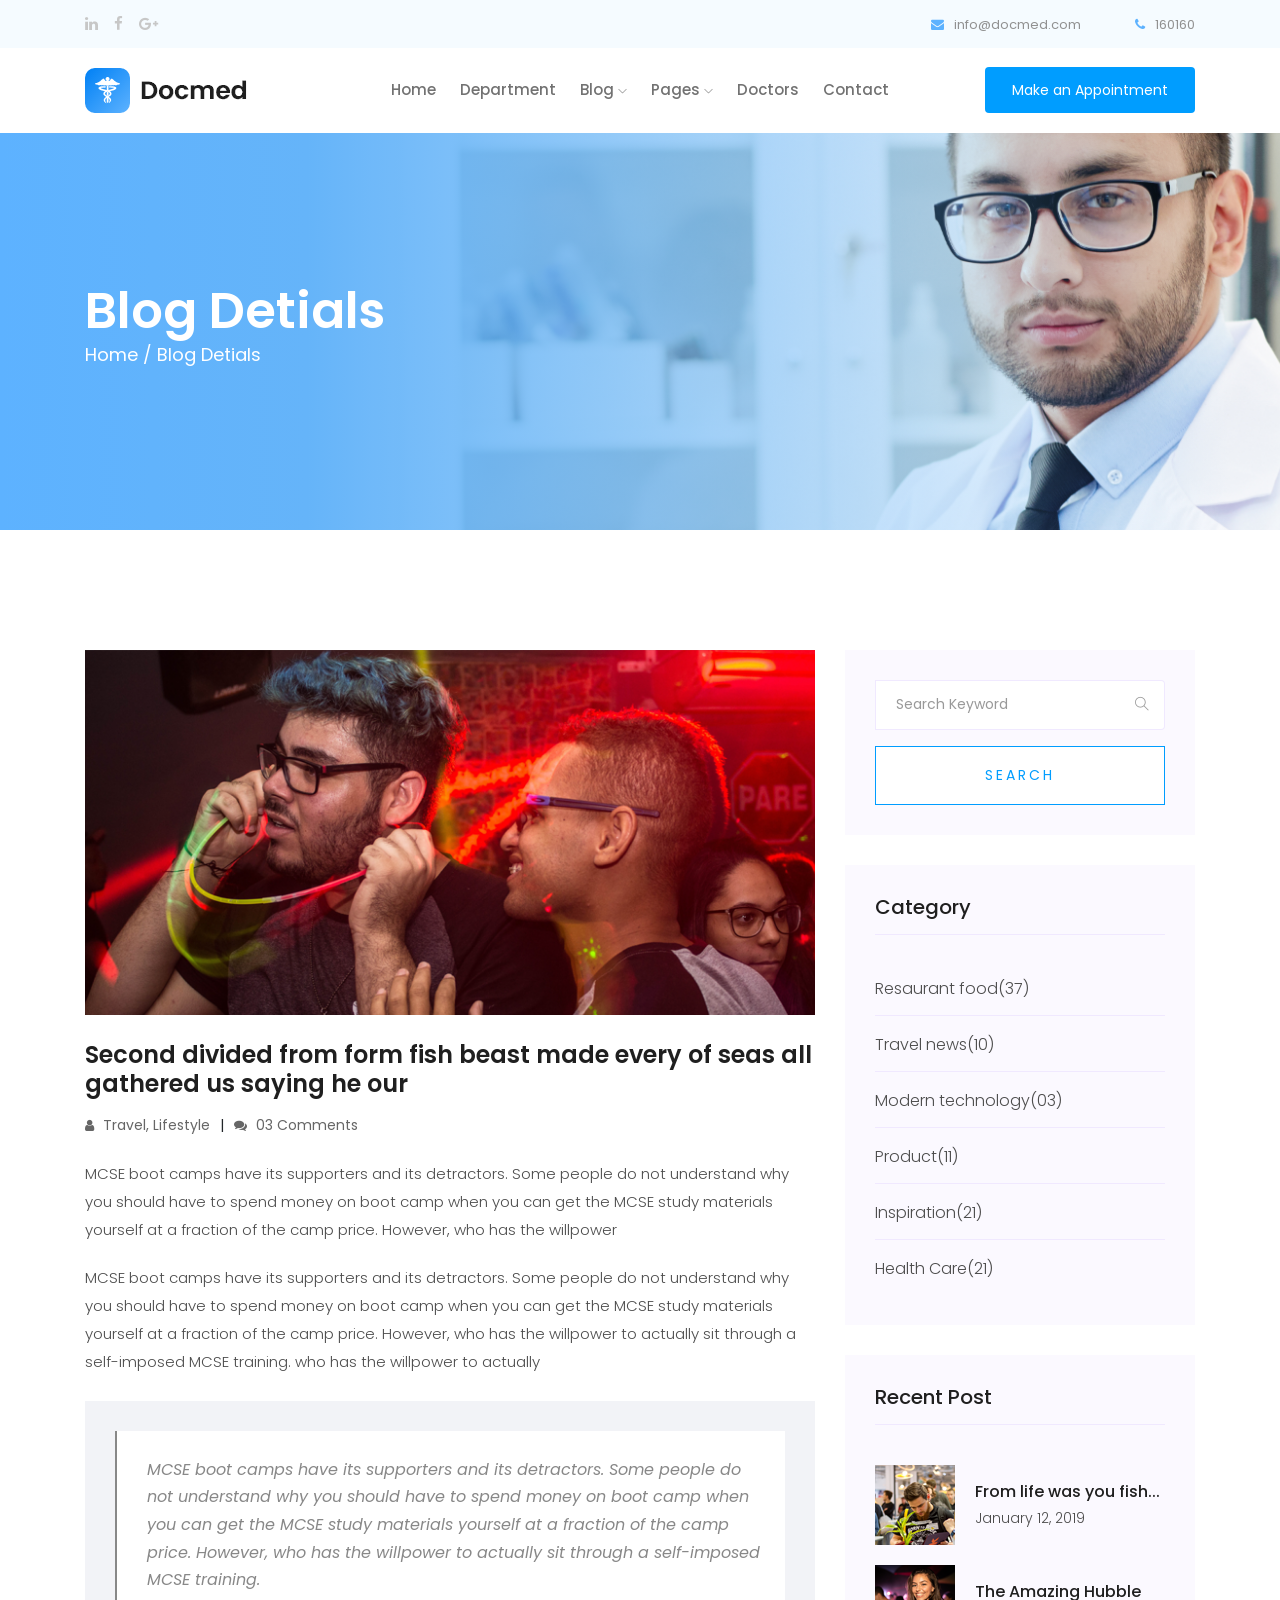
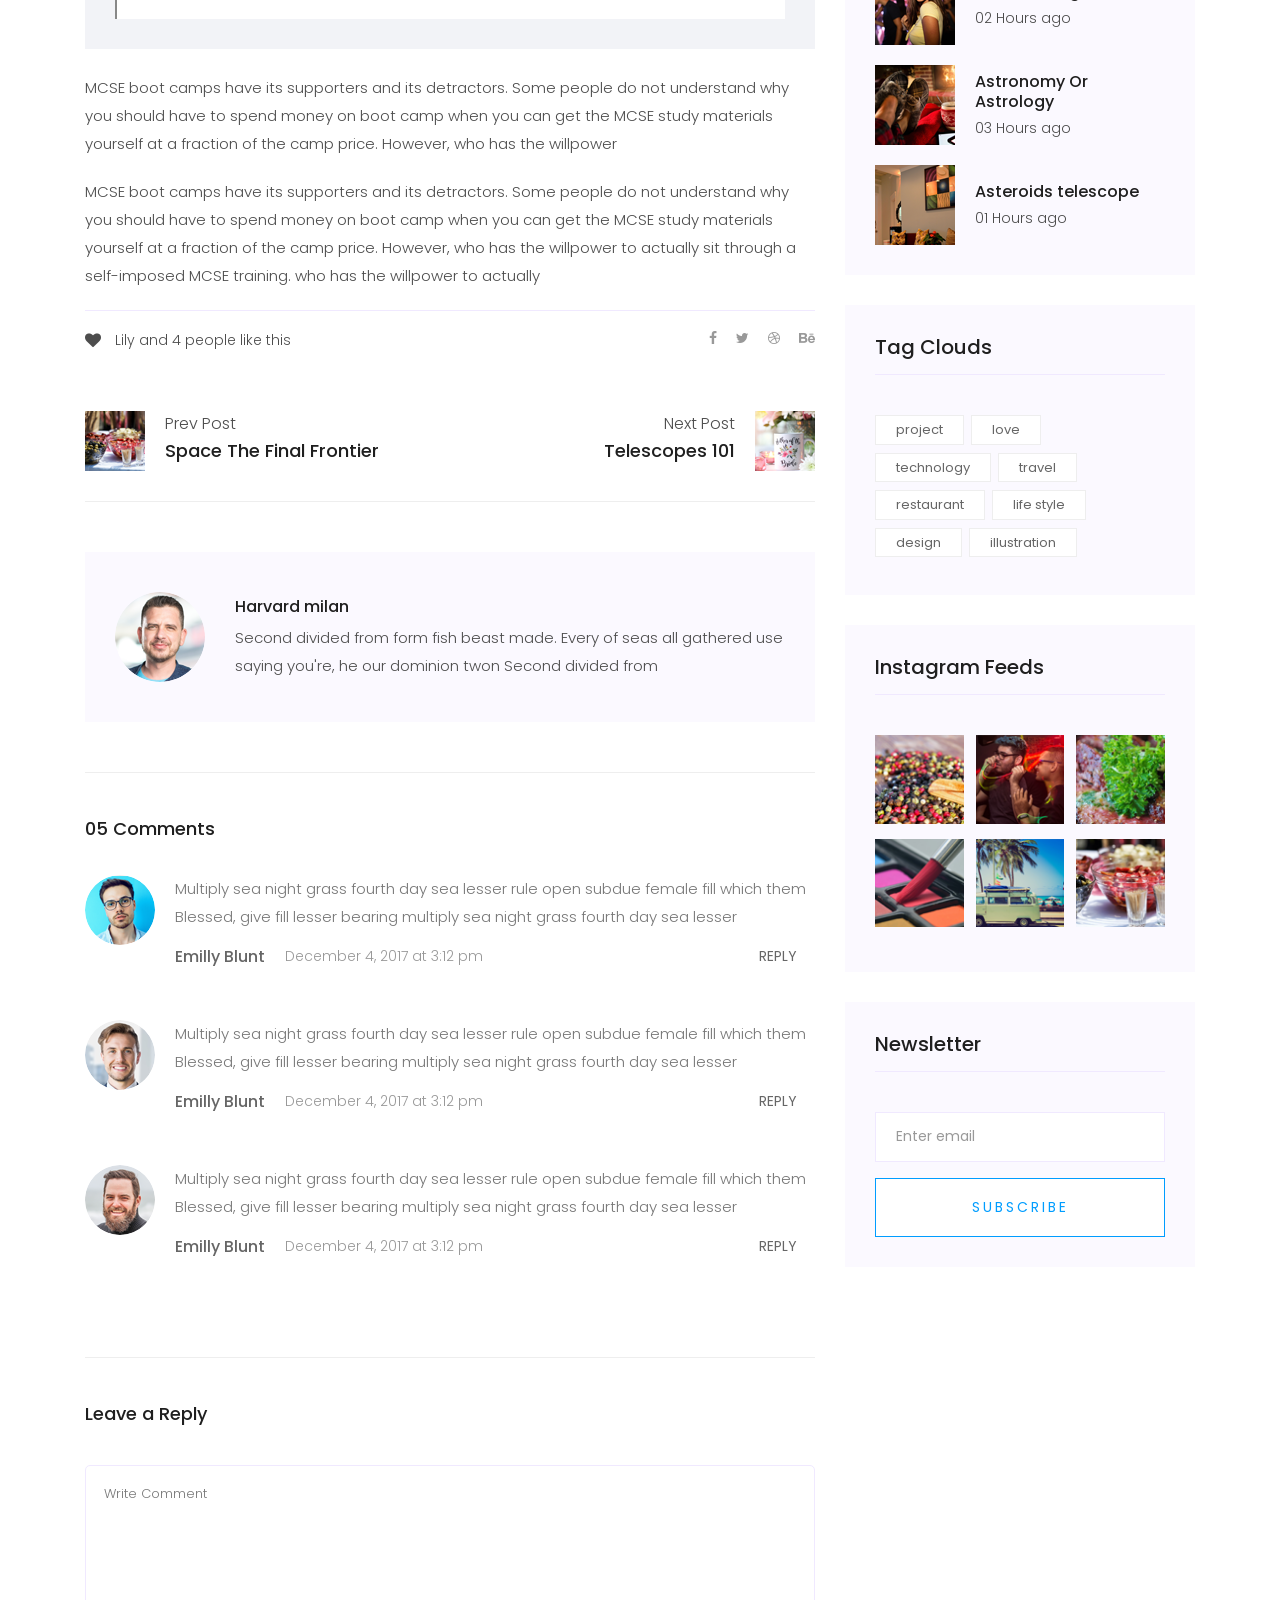
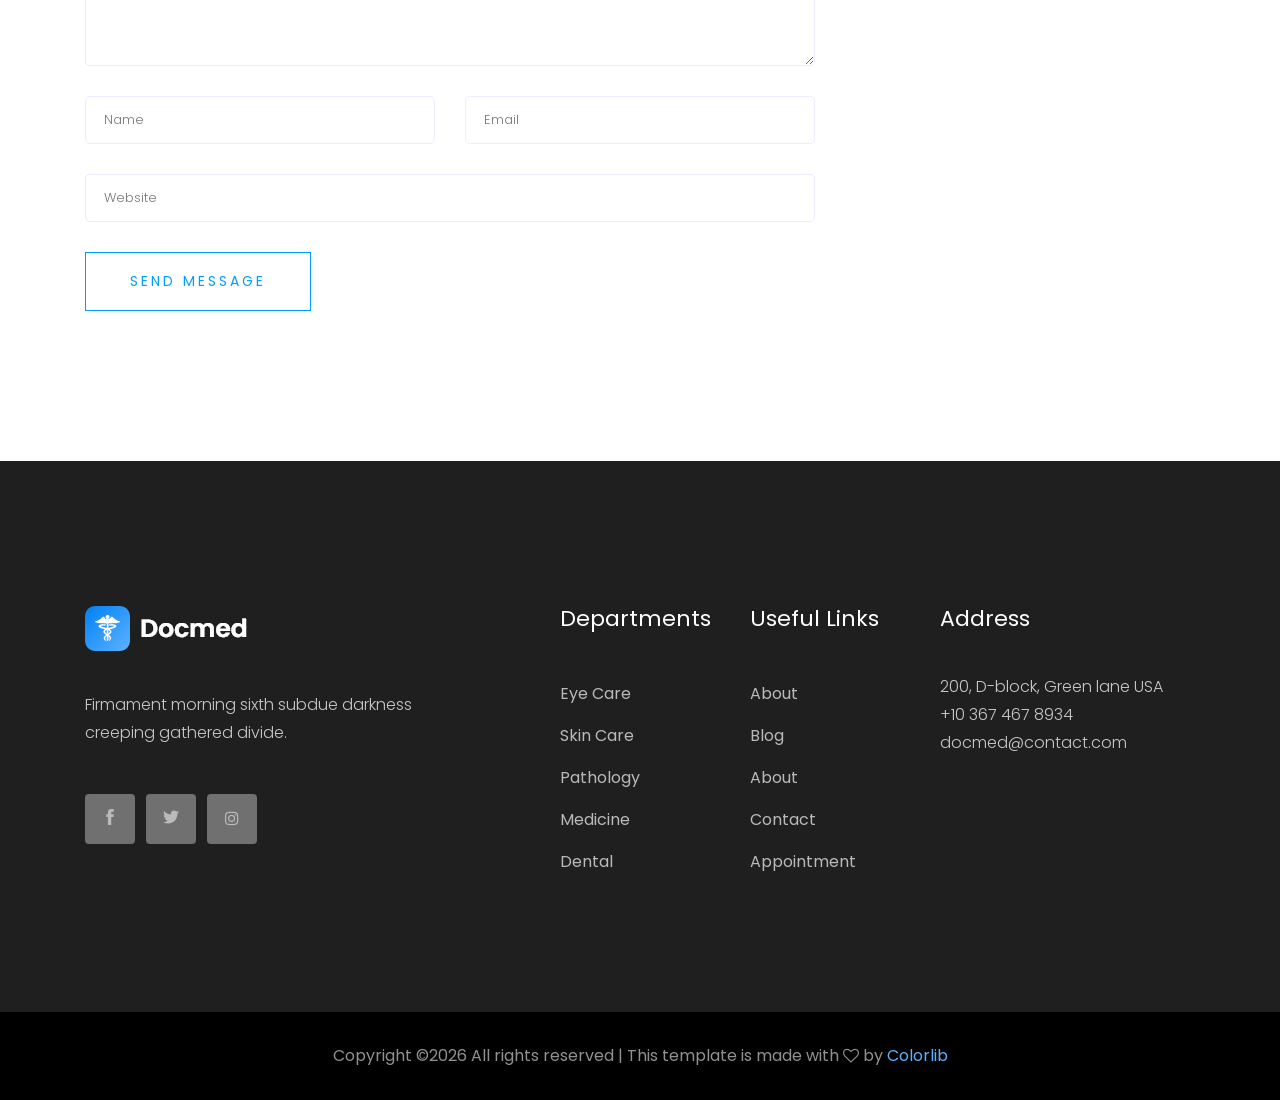
<file: AcunMedyaHospitalProject/Templates/docmed-master/single-blog.html>
<!doctype html>
<html class="no-js" lang="zxx">

<head>
   <meta charset="utf-8">
   <meta http-equiv="x-ua-compatible" content="ie=edge">
   <title>Docmed</title>
   <meta name="description" content="">
   <meta name="viewport" content="width=device-width, initial-scale=1">

   <!-- <link rel="manifest" href="site.webmanifest"> -->
   <link rel="shortcut icon" type="image/x-icon" href="img/favicon.png">
   <!-- Place favicon.ico in the root directory -->

   <!-- CSS here -->
   <link rel="stylesheet" href="css/bootstrap.min.css">
   <link rel="stylesheet" href="css/owl.carousel.min.css">
   <link rel="stylesheet" href="css/magnific-popup.css">
   <link rel="stylesheet" href="css/font-awesome.min.css">
   <link rel="stylesheet" href="css/themify-icons.css">
   <link rel="stylesheet" href="css/nice-select.css">
   <link rel="stylesheet" href="css/flaticon.css">
   <link rel="stylesheet" href="css/gijgo.css">
   <link rel="stylesheet" href="css/animate.css">
   <link rel="stylesheet" href="css/slicknav.css">
   <link rel="stylesheet" href="css/style.css">
   <!-- <link rel="stylesheet" href="css/responsive.css"> -->
</head>

<body>
   <!--[if lte IE 9]>
            <p class="browserupgrade">You are using an <strong>outdated</strong> browser. Please <a href="https://browsehappy.com/">upgrade your browser</a> to improve your experience and security.</p>
        <![endif]-->
    <!-- header-start -->
    <header>
      <div class="header-area ">
          <div class="header-top_area">
              <div class="container">
                  <div class="row">
                      <div class="col-xl-6 col-md-6 ">
                          <div class="social_media_links">
                              <a href="#">
                                  <i class="fa fa-linkedin"></i>
                              </a>
                              <a href="#">
                                  <i class="fa fa-facebook"></i>
                              </a>
                              <a href="#">
                                  <i class="fa fa-google-plus"></i>
                              </a>
                          </div>
                      </div>
                      <div class="col-xl-6 col-md-6">
                          <div class="short_contact_list">
                              <ul>
                                  <li><a href="#"> <i class="fa fa-envelope"></i> info@docmed.com</a></li>
                                  <li><a href="#"> <i class="fa fa-phone"></i> 160160</a></li>
                              </ul>
                          </div>
                      </div>
                  </div>
              </div>
          </div>
          <div id="sticky-header" class="main-header-area">
              <div class="container">
                  <div class="row align-items-center">
                      <div class="col-xl-3 col-lg-2">
                          <div class="logo">
                              <a href="index.html">
                                  <img src="img/logo.png" alt="">
                              </a>
                          </div>
                      </div>
                      <div class="col-xl-6 col-lg-7">
                          <div class="main-menu  d-none d-lg-block">
                              <nav>
                                  <ul id="navigation">
                                      <li><a class="active" href="index.html">home</a></li>
                                      <li><a href="Department.html">Department</a></li>
                                      <li><a href="#">blog <i class="ti-angle-down"></i></a>
                                          <ul class="submenu">
                                              <li><a href="blog.html">blog</a></li>
                                              <li><a href="single-blog.html">single-blog</a></li>
                                          </ul>
                                      </li>
                                      <li><a href="#">pages <i class="ti-angle-down"></i></a>
                                          <ul class="submenu">
                                              <li><a href="elements.html">elements</a></li>
                                              <li><a href="about.html">about</a></li>
                                          </ul>
                                      </li>
                                      <li><a href="Doctors.html">Doctors</a></li>
                                      <li><a href="contact.html">Contact</a></li>
                                  </ul>
                              </nav>
                          </div>
                      </div>
                      <div class="col-xl-3 col-lg-3 d-none d-lg-block">
                          <div class="Appointment">
                              <div class="book_btn d-none d-lg-block">
                                  <a class="popup-with-form" href="#test-form">Make an Appointment</a>
                              </div>
                          </div>
                      </div>
                      <div class="col-12">
                          <div class="mobile_menu d-block d-lg-none"></div>
                      </div>
                  </div>
              </div>
          </div>
      </div>
  </header>
  <!-- header-end -->

  <!-- bradcam_area_start  -->
  <div class="bradcam_area breadcam_bg bradcam_overlay">
      <div class="container">
          <div class="row">
              <div class="col-xl-12">
                  <div class="bradcam_text">
                      <h3>Blog detials</h3>
                      <p><a href="index.html">Home /</a> Blog detials</p>
                  </div>
              </div>
          </div>
      </div>
  </div>
  <!-- bradcam_area_end  -->

   <!--================Blog Area =================-->
   <section class="blog_area single-post-area section-padding">
      <div class="container">
         <div class="row">
            <div class="col-lg-8 posts-list">
               <div class="single-post">
                  <div class="feature-img">
                     <img class="img-fluid" src="img/blog/single_blog_1.png" alt="">
                  </div>
                  <div class="blog_details">
                     <h2>Second divided from form fish beast made every of seas
                        all gathered us saying he our
                     </h2>
                     <ul class="blog-info-link mt-3 mb-4">
                        <li><a href="#"><i class="fa fa-user"></i> Travel, Lifestyle</a></li>
                        <li><a href="#"><i class="fa fa-comments"></i> 03 Comments</a></li>
                     </ul>
                     <p class="excert">
                        MCSE boot camps have its supporters and its detractors. Some people do not understand why you
                        should have to spend money on boot camp when you can get the MCSE study materials yourself at a
                        fraction of the camp price. However, who has the willpower
                     </p>
                     <p>
                        MCSE boot camps have its supporters and its detractors. Some people do not understand why you
                        should have to spend money on boot camp when you can get the MCSE study materials yourself at a
                        fraction of the camp price. However, who has the willpower to actually sit through a
                        self-imposed MCSE training. who has the willpower to actually
                     </p>
                     <div class="quote-wrapper">
                        <div class="quotes">
                           MCSE boot camps have its supporters and its detractors. Some people do not understand why you
                           should have to spend money on boot camp when you can get the MCSE study materials yourself at
                           a fraction of the camp price. However, who has the willpower to actually sit through a
                           self-imposed MCSE training.
                        </div>
                     </div>
                     <p>
                        MCSE boot camps have its supporters and its detractors. Some people do not understand why you
                        should have to spend money on boot camp when you can get the MCSE study materials yourself at a
                        fraction of the camp price. However, who has the willpower
                     </p>
                     <p>
                        MCSE boot camps have its supporters and its detractors. Some people do not understand why you
                        should have to spend money on boot camp when you can get the MCSE study materials yourself at a
                        fraction of the camp price. However, who has the willpower to actually sit through a
                        self-imposed MCSE training. who has the willpower to actually
                     </p>
                  </div>
               </div>
               <div class="navigation-top">
                  <div class="d-sm-flex justify-content-between text-center">
                     <p class="like-info"><span class="align-middle"><i class="fa fa-heart"></i></span> Lily and 4
                        people like this</p>
                     <div class="col-sm-4 text-center my-2 my-sm-0">
                        <!-- <p class="comment-count"><span class="align-middle"><i class="fa fa-comment"></i></span> 06 Comments</p> -->
                     </div>
                     <ul class="social-icons">
                        <li><a href="#"><i class="fa fa-facebook-f"></i></a></li>
                        <li><a href="#"><i class="fa fa-twitter"></i></a></li>
                        <li><a href="#"><i class="fa fa-dribbble"></i></a></li>
                        <li><a href="#"><i class="fa fa-behance"></i></a></li>
                     </ul>
                  </div>
                  <div class="navigation-area">
                     <div class="row">
                        <div
                           class="col-lg-6 col-md-6 col-12 nav-left flex-row d-flex justify-content-start align-items-center">
                           <div class="thumb">
                              <a href="#">
                                 <img class="img-fluid" src="img/post/preview.png" alt="">
                              </a>
                           </div>
                           <div class="arrow">
                              <a href="#">
                                 <span class="lnr text-white ti-arrow-left"></span>
                              </a>
                           </div>
                           <div class="detials">
                              <p>Prev Post</p>
                              <a href="#">
                                 <h4>Space The Final Frontier</h4>
                              </a>
                           </div>
                        </div>
                        <div
                           class="col-lg-6 col-md-6 col-12 nav-right flex-row d-flex justify-content-end align-items-center">
                           <div class="detials">
                              <p>Next Post</p>
                              <a href="#">
                                 <h4>Telescopes 101</h4>
                              </a>
                           </div>
                           <div class="arrow">
                              <a href="#">
                                 <span class="lnr text-white ti-arrow-right"></span>
                              </a>
                           </div>
                           <div class="thumb">
                              <a href="#">
                                 <img class="img-fluid" src="img/post/next.png" alt="">
                              </a>
                           </div>
                        </div>
                     </div>
                  </div>
               </div>
               <div class="blog-author">
                  <div class="media align-items-center">
                     <img src="img/blog/author.png" alt="">
                     <div class="media-body">
                        <a href="#">
                           <h4>Harvard milan</h4>
                        </a>
                        <p>Second divided from form fish beast made. Every of seas all gathered use saying you're, he
                           our dominion twon Second divided from</p>
                     </div>
                  </div>
               </div>
               <div class="comments-area">
                  <h4>05 Comments</h4>
                  <div class="comment-list">
                     <div class="single-comment justify-content-between d-flex">
                        <div class="user justify-content-between d-flex">
                           <div class="thumb">
                              <img src="img/comment/comment_1.png" alt="">
                           </div>
                           <div class="desc">
                              <p class="comment">
                                 Multiply sea night grass fourth day sea lesser rule open subdue female fill which them
                                 Blessed, give fill lesser bearing multiply sea night grass fourth day sea lesser
                              </p>
                              <div class="d-flex justify-content-between">
                                 <div class="d-flex align-items-center">
                                    <h5>
                                       <a href="#">Emilly Blunt</a>
                                    </h5>
                                    <p class="date">December 4, 2017 at 3:12 pm </p>
                                 </div>
                                 <div class="reply-btn">
                                    <a href="#" class="btn-reply text-uppercase">reply</a>
                                 </div>
                              </div>
                           </div>
                        </div>
                     </div>
                  </div>
                  <div class="comment-list">
                     <div class="single-comment justify-content-between d-flex">
                        <div class="user justify-content-between d-flex">
                           <div class="thumb">
                              <img src="img/comment/comment_2.png" alt="">
                           </div>
                           <div class="desc">
                              <p class="comment">
                                 Multiply sea night grass fourth day sea lesser rule open subdue female fill which them
                                 Blessed, give fill lesser bearing multiply sea night grass fourth day sea lesser
                              </p>
                              <div class="d-flex justify-content-between">
                                 <div class="d-flex align-items-center">
                                    <h5>
                                       <a href="#">Emilly Blunt</a>
                                    </h5>
                                    <p class="date">December 4, 2017 at 3:12 pm </p>
                                 </div>
                                 <div class="reply-btn">
                                    <a href="#" class="btn-reply text-uppercase">reply</a>
                                 </div>
                              </div>
                           </div>
                        </div>
                     </div>
                  </div>
                  <div class="comment-list">
                     <div class="single-comment justify-content-between d-flex">
                        <div class="user justify-content-between d-flex">
                           <div class="thumb">
                              <img src="img/comment/comment_3.png" alt="">
                           </div>
                           <div class="desc">
                              <p class="comment">
                                 Multiply sea night grass fourth day sea lesser rule open subdue female fill which them
                                 Blessed, give fill lesser bearing multiply sea night grass fourth day sea lesser
                              </p>
                              <div class="d-flex justify-content-between">
                                 <div class="d-flex align-items-center">
                                    <h5>
                                       <a href="#">Emilly Blunt</a>
                                    </h5>
                                    <p class="date">December 4, 2017 at 3:12 pm </p>
                                 </div>
                                 <div class="reply-btn">
                                    <a href="#" class="btn-reply text-uppercase">reply</a>
                                 </div>
                              </div>
                           </div>
                        </div>
                     </div>
                  </div>
               </div>
               <div class="comment-form">
                  <h4>Leave a Reply</h4>
                  <form class="form-contact comment_form" action="#" id="commentForm">
                     <div class="row">
                        <div class="col-12">
                           <div class="form-group">
                              <textarea class="form-control w-100" name="comment" id="comment" cols="30" rows="9"
                                 placeholder="Write Comment"></textarea>
                           </div>
                        </div>
                        <div class="col-sm-6">
                           <div class="form-group">
                              <input class="form-control" name="name" id="name" type="text" placeholder="Name">
                           </div>
                        </div>
                        <div class="col-sm-6">
                           <div class="form-group">
                              <input class="form-control" name="email" id="email" type="email" placeholder="Email">
                           </div>
                        </div>
                        <div class="col-12">
                           <div class="form-group">
                              <input class="form-control" name="website" id="website" type="text" placeholder="Website">
                           </div>
                        </div>
                     </div>
                     <div class="form-group">
                        <button type="submit" class="button button-contactForm btn_1 boxed-btn">Send Message</button>
                     </div>
                  </form>
               </div>
            </div>
            <div class="col-lg-4">
               <div class="blog_right_sidebar">
                  <aside class="single_sidebar_widget search_widget">
                     <form action="#">
                        <div class="form-group">
                           <div class="input-group mb-3">
                              <input type="text" class="form-control" placeholder='Search Keyword'
                                 onfocus="this.placeholder = ''" onblur="this.placeholder = 'Search Keyword'">
                              <div class="input-group-append">
                                 <button class="btn" type="button"><i class="ti-search"></i></button>
                              </div>
                           </div>
                        </div>
                        <button class="button rounded-0 primary-bg text-white w-100 btn_1 boxed-btn"
                           type="submit">Search</button>
                     </form>
                  </aside>
                  <aside class="single_sidebar_widget post_category_widget">
                     <h4 class="widget_title">Category</h4>
                     <ul class="list cat-list">
                        <li>
                           <a href="#" class="d-flex">
                              <p>Resaurant food</p>
                              <p>(37)</p>
                           </a>
                        </li>
                        <li>
                           <a href="#" class="d-flex">
                              <p>Travel news</p>
                              <p>(10)</p>
                           </a>
                        </li>
                        <li>
                           <a href="#" class="d-flex">
                              <p>Modern technology</p>
                              <p>(03)</p>
                           </a>
                        </li>
                        <li>
                           <a href="#" class="d-flex">
                              <p>Product</p>
                              <p>(11)</p>
                           </a>
                        </li>
                        <li>
                           <a href="#" class="d-flex">
                              <p>Inspiration</p>
                              <p>(21)</p>
                           </a>
                        </li>
                        <li>
                           <a href="#" class="d-flex">
                              <p>Health Care</p>
                              <p>(21)</p>
                           </a>
                        </li>
                     </ul>
                  </aside>
                  <aside class="single_sidebar_widget popular_post_widget">
                     <h3 class="widget_title">Recent Post</h3>
                     <div class="media post_item">
                        <img src="img/post/post_1.png" alt="post">
                        <div class="media-body">
                           <a href="single-blog.html">
                              <h3>From life was you fish...</h3>
                           </a>
                           <p>January 12, 2019</p>
                        </div>
                     </div>
                     <div class="media post_item">
                        <img src="img/post/post_2.png" alt="post">
                        <div class="media-body">
                           <a href="single-blog.html">
                              <h3>The Amazing Hubble</h3>
                           </a>
                           <p>02 Hours ago</p>
                        </div>
                     </div>
                     <div class="media post_item">
                        <img src="img/post/post_3.png" alt="post">
                        <div class="media-body">
                           <a href="single-blog.html">
                              <h3>Astronomy Or Astrology</h3>
                           </a>
                           <p>03 Hours ago</p>
                        </div>
                     </div>
                     <div class="media post_item">
                        <img src="img/post/post_4.png" alt="post">
                        <div class="media-body">
                           <a href="single-blog.html">
                              <h3>Asteroids telescope</h3>
                           </a>
                           <p>01 Hours ago</p>
                        </div>
                     </div>
                  </aside>
                  <aside class="single_sidebar_widget tag_cloud_widget">
                     <h4 class="widget_title">Tag Clouds</h4>
                     <ul class="list">
                        <li>
                           <a href="#">project</a>
                        </li>
                        <li>
                           <a href="#">love</a>
                        </li>
                        <li>
                           <a href="#">technology</a>
                        </li>
                        <li>
                           <a href="#">travel</a>
                        </li>
                        <li>
                           <a href="#">restaurant</a>
                        </li>
                        <li>
                           <a href="#">life style</a>
                        </li>
                        <li>
                           <a href="#">design</a>
                        </li>
                        <li>
                           <a href="#">illustration</a>
                        </li>
                     </ul>
                  </aside>
                  <aside class="single_sidebar_widget instagram_feeds">
                     <h4 class="widget_title">Instagram Feeds</h4>
                     <ul class="instagram_row flex-wrap">
                        <li>
                           <a href="#">
                              <img class="img-fluid" src="img/post/post_5.png" alt="">
                           </a>
                        </li>
                        <li>
                           <a href="#">
                              <img class="img-fluid" src="img/post/post_6.png" alt="">
                           </a>
                        </li>
                        <li>
                           <a href="#">
                              <img class="img-fluid" src="img/post/post_7.png" alt="">
                           </a>
                        </li>
                        <li>
                           <a href="#">
                              <img class="img-fluid" src="img/post/post_8.png" alt="">
                           </a>
                        </li>
                        <li>
                           <a href="#">
                              <img class="img-fluid" src="img/post/post_9.png" alt="">
                           </a>
                        </li>
                        <li>
                           <a href="#">
                              <img class="img-fluid" src="img/post/post_10.png" alt="">
                           </a>
                        </li>
                     </ul>
                  </aside>
                  <aside class="single_sidebar_widget newsletter_widget">
                     <h4 class="widget_title">Newsletter</h4>
                     <form action="#">
                        <div class="form-group">
                           <input type="email" class="form-control" onfocus="this.placeholder = ''"
                              onblur="this.placeholder = 'Enter email'" placeholder='Enter email' required>
                        </div>
                        <button class="button rounded-0 primary-bg text-white w-100 btn_1 boxed-btn"
                           type="submit">Subscribe</button>
                     </form>
                  </aside>
               </div>
            </div>
         </div>
      </div>
   </section>
   <!--================ Blog Area end =================-->

<!-- footer start -->
<footer class="footer">
   <div class="footer_top">
       <div class="container">
           <div class="row">
               <div class="col-xl-4 col-md-6 col-lg-4">
                   <div class="footer_widget">
                       <div class="footer_logo">
                           <a href="#">
                               <img src="img/footer_logo.png" alt="">
                           </a>
                       </div>
                       <p>
                               Firmament morning sixth subdue darkness 
                               creeping gathered divide.
                       </p>
                       <div class="socail_links">
                           <ul>
                               <li>
                                   <a href="#">
                                       <i class="ti-facebook"></i>
                                   </a>
                               </li>
                               <li>
                                   <a href="#">
                                       <i class="ti-twitter-alt"></i>
                                   </a>
                               </li>
                               <li>
                                   <a href="#">
                                       <i class="fa fa-instagram"></i>
                                   </a>
                               </li>
                           </ul>
                       </div>

                   </div>
               </div>
               <div class="col-xl-2 offset-xl-1 col-md-6 col-lg-3">
                   <div class="footer_widget">
                       <h3 class="footer_title">
                               Departments
                       </h3>
                       <ul>
                           <li><a href="#">Eye Care</a></li>
                           <li><a href="#">Skin Care</a></li>
                           <li><a href="#">Pathology</a></li>
                           <li><a href="#">Medicine</a></li>
                           <li><a href="#">Dental</a></li>
                       </ul>

                   </div>
               </div>
               <div class="col-xl-2 col-md-6 col-lg-2">
                   <div class="footer_widget">
                       <h3 class="footer_title">
                               Useful Links
                       </h3>
                       <ul>
                           <li><a href="#">About</a></li>
                           <li><a href="#">Blog</a></li>
                           <li><a href="#">About</a></li>
                           <li><a href="#"> Contact</a></li>
                           <li><a href="#"> Appointment</a></li>
                       </ul>
                   </div>
               </div>
               <div class="col-xl-3 col-md-6 col-lg-3">
                   <div class="footer_widget">
                       <h3 class="footer_title">
                               Address
                       </h3>
                       <p>
                           200, D-block, Green lane USA <br>
                           +10 367 467 8934 <br>
                           docmed@contact.com
                       </p>
                   </div>
               </div>
           </div>
       </div>
   </div>
   <div class="copy-right_text">
       <div class="container">
           <div class="footer_border"></div>
           <div class="row">
               <div class="col-xl-12">
                   <p class="copy_right text-center">
                       <!-- Link back to Colorlib can't be removed. Template is licensed under CC BY 3.0. -->
Copyright &copy;<script>document.write(new Date().getFullYear());</script> All rights reserved | This template is made with <i class="fa fa-heart-o" aria-hidden="true"></i> by <a href="https://colorlib.com" target="_blank">Colorlib</a>
<!-- Link back to Colorlib can't be removed. Template is licensed under CC BY 3.0. -->
                   </p>
               </div>
           </div>
       </div>
   </div>
</footer>
<!-- footer end  -->
<!-- link that opens popup -->

<!-- form itself end-->
<form id="test-form" class="white-popup-block mfp-hide">
<div class="popup_box ">
   <div class="popup_inner">
       <h3>Make an Appointment</h3>
       <form action="#">
           <div class="row">
               <div class="col-xl-6">
                   <input id="datepicker" placeholder="Pick date">
               </div>
               <div class="col-xl-6">
                   <input id="datepicker2" placeholder="Suitable time">
               </div>
               <div class="col-xl-6">
                   <select class="form-select wide" id="default-select" class="">
                       <option data-display="Select Department">Department</option>
                       <option value="1">Eye Care</option>
                       <option value="2">Physical Therapy</option>
                       <option value="3">Dental Care</option>
                   </select>
               </div>
               <div class="col-xl-6">
                   <select class="form-select wide" id="default-select" class="">
                       <option data-display="Doctors">Doctors</option>
                       <option value="1">Mirazul Alom</option>
                       <option value="2">Monzul Alom</option>
                       <option value="3">Azizul Isalm</option>
                   </select>
               </div>
               <div class="col-xl-6">
                   <input type="text"  placeholder="Name">
               </div>
               <div class="col-xl-6">
                   <input type="text"  placeholder="Phone no.">
               </div>
               <div class="col-xl-12">
                   <input type="email"  placeholder="Email">
               </div>
               <div class="col-xl-12">
                   <button type="submit" class="boxed-btn3">Confirm</button>
               </div>
           </div>
       </form>
   </div>
</div>
</form>
<!-- form itself end -->


   <!-- JS here -->
   <script src="js/vendor/modernizr-3.5.0.min.js"></script>
   <script src="js/vendor/jquery-1.12.4.min.js"></script>
   <script src="js/popper.min.js"></script>
   <script src="js/bootstrap.min.js"></script>
   <script src="js/owl.carousel.min.js"></script>
   <script src="js/isotope.pkgd.min.js"></script>
   <script src="js/ajax-form.js"></script>
   <script src="js/waypoints.min.js"></script>
   <script src="js/jquery.counterup.min.js"></script>
   <script src="js/imagesloaded.pkgd.min.js"></script>
   <script src="js/scrollIt.js"></script>
   <script src="js/jquery.scrollUp.min.js"></script>
   <script src="js/wow.min.js"></script>
   <script src="js/nice-select.min.js"></script>
   <script src="js/jquery.slicknav.min.js"></script>
   <script src="js/jquery.magnific-popup.min.js"></script>
   <script src="js/plugins.js"></script>
   <script src="js/gijgo.min.js"></script>

   <!--contact js-->
   <script src="js/contact.js"></script>
   <script src="js/jquery.ajaxchimp.min.js"></script>
   <script src="js/jquery.form.js"></script>
   <script src="js/jquery.validate.min.js"></script>
   <script src="js/mail-script.js"></script>

   <script src="js/main.js"></script>
   <script>
      $('#datepicker').datepicker({
          iconsLibrary: 'fontawesome',
          icons: {
           rightIcon: '<span class="fa fa-caret-down"></span>'
       }
      });
      $('#datepicker2').datepicker({
          iconsLibrary: 'fontawesome',
          icons: {
           rightIcon: '<span class="fa fa-caret-down"></span>'
       }

      });
  </script>
</body>

</html>
</file>
<file: AcunMedyaHospitalProject/Templates/Breeze-Free-Bootstrap-Admin-Template-1.0.0/template/assets/vendors/css/vendor.bundle.base.css>
/*
 * Container style
 */
.ps {
  overflow: hidden !important;
  overflow-anchor: none;
  -ms-overflow-style: none;
  touch-action: auto;
  -ms-touch-action: auto;
}

/*
 * Scrollbar rail styles
 */
.ps__rail-x {
  display: none;
  opacity: 0;
  transition: background-color .2s linear, opacity .2s linear;
  -webkit-transition: background-color .2s linear, opacity .2s linear;
  height: 15px;
  /* there must be 'bottom' or 'top' for ps__rail-x */
  bottom: 0px;
  /* please don't change 'position' */
  position: absolute;
}

.ps__rail-y {
  display: none;
  opacity: 0;
  transition: background-color .2s linear, opacity .2s linear;
  -webkit-transition: background-color .2s linear, opacity .2s linear;
  width: 15px;
  /* there must be 'right' or 'left' for ps__rail-y */
  right: 0;
  /* please don't change 'position' */
  position: absolute;
}

.ps--active-x > .ps__rail-x,
.ps--active-y > .ps__rail-y {
  display: block;
  background-color: transparent;
}

.ps:hover > .ps__rail-x,
.ps:hover > .ps__rail-y,
.ps--focus > .ps__rail-x,
.ps--focus > .ps__rail-y,
.ps--scrolling-x > .ps__rail-x,
.ps--scrolling-y > .ps__rail-y {
  opacity: 0.6;
}

.ps .ps__rail-x:hover,
.ps .ps__rail-y:hover,
.ps .ps__rail-x:focus,
.ps .ps__rail-y:focus,
.ps .ps__rail-x.ps--clicking,
.ps .ps__rail-y.ps--clicking {
  background-color: #eee;
  opacity: 0.9;
}

/*
 * Scrollbar thumb styles
 */
.ps__thumb-x {
  background-color: #aaa;
  border-radius: 6px;
  transition: background-color .2s linear, height .2s ease-in-out;
  -webkit-transition: background-color .2s linear, height .2s ease-in-out;
  height: 6px;
  /* there must be 'bottom' for ps__thumb-x */
  bottom: 2px;
  /* please don't change 'position' */
  position: absolute;
}

.ps__thumb-y {
  background-color: #aaa;
  border-radius: 6px;
  transition: background-color .2s linear, width .2s ease-in-out;
  -webkit-transition: background-color .2s linear, width .2s ease-in-out;
  width: 6px;
  /* there must be 'right' for ps__thumb-y */
  right: 2px;
  /* please don't change 'position' */
  position: absolute;
}

.ps__rail-x:hover > .ps__thumb-x,
.ps__rail-x:focus > .ps__thumb-x,
.ps__rail-x.ps--clicking .ps__thumb-x {
  background-color: #999;
  height: 11px;
}

.ps__rail-y:hover > .ps__thumb-y,
.ps__rail-y:focus > .ps__thumb-y,
.ps__rail-y.ps--clicking .ps__thumb-y {
  background-color: #999;
  width: 11px;
}

/* MS supports */
@supports (-ms-overflow-style: none) {
  .ps {
    overflow: auto !important;
  }
}

@media screen and (-ms-high-contrast: active), (-ms-high-contrast: none) {
  .ps {
    overflow: auto !important;
  }
}
</file>
<file: AcunMedyaHospitalProject/Templates/docmed-master/css/themify-icons.css>
@font-face {
	font-family: 'themify';
	src:url('../fonts/themify.eot?-fvbane');
	src:url('../fonts/themify.eot?#iefix-fvbane') format('embedded-opentype'),
		url('../fonts/themify.woff?-fvbane') format('woff'),
		url('../fonts/themify.ttf?-fvbane') format('truetype'),
		url('../fonts/themify.svg?-fvbane#themify') format('svg');
	font-weight: normal;
	font-style: normal;
}

[class^="ti-"], [class*=" ti-"] {
	font-family: 'themify';
	/* speak: none; */
	font-style: normal;
	font-weight: normal;
	font-variant: normal;
	text-transform: none;
	line-height: 1;

	/* Better Font Rendering =========== */
	-webkit-font-smoothing: antialiased;
	-moz-osx-font-smoothing: grayscale;
}

.ti-wand:before {
	content: "\e600";
}
.ti-volume:before {
	content: "\e601";
}
.ti-user:before {
	content: "\e602";
}
.ti-unlock:before {
	content: "\e603";
}
.ti-unlink:before {
	content: "\e604";
}
.ti-trash:before {
	content: "\e605";
}
.ti-thought:before {
	content: "\e606";
}
.ti-target:before {
	content: "\e607";
}
.ti-tag:before {
	content: "\e608";
}
.ti-tablet:before {
	content: "\e609";
}
.ti-star:before {
	content: "\e60a";
}
.ti-spray:before {
	content: "\e60b";
}
.ti-signal:before {
	content: "\e60c";
}
.ti-shopping-cart:before {
	content: "\e60d";
}
.ti-shopping-cart-full:before {
	content: "\e60e";
}
.ti-settings:before {
	content: "\e60f";
}
.ti-search:before {
	content: "\e610";
}
.ti-zoom-in:before {
	content: "\e611";
}
.ti-zoom-out:before {
	content: "\e612";
}
.ti-cut:before {
	content: "\e613";
}
.ti-ruler:before {
	content: "\e614";
}
.ti-ruler-pencil:before {
	content: "\e615";
}
.ti-ruler-alt:before {
	content: "\e616";
}
.ti-bookmark:before {
	content: "\e617";
}
.ti-bookmark-alt:before {
	content: "\e618";
}
.ti-reload:before {
	content: "\e619";
}
.ti-plus:before {
	content: "\e61a";
}
.ti-pin:before {
	content: "\e61b";
}
.ti-pencil:before {
	content: "\e61c";
}
.ti-pencil-alt:before {
	content: "\e61d";
}
.ti-paint-roller:before {
	content: "\e61e";
}
.ti-paint-bucket:before {
	content: "\e61f";
}
.ti-na:before {
	content: "\e620";
}
.ti-mobile:before {
	content: "\e621";
}
.ti-minus:before {
	content: "\e622";
}
.ti-medall:before {
	content: "\e623";
}
.ti-medall-alt:before {
	content: "\e624";
}
.ti-marker:before {
	content: "\e625";
}
.ti-marker-alt:before {
	content: "\e626";
}
.ti-arrow-up:before {
	content: "\e627";
}
.ti-arrow-right:before {
	content: "\e628";
}
.ti-arrow-left:before {
	content: "\e629";
}
.ti-arrow-down:before {
	content: "\e62a";
}
.ti-lock:before {
	content: "\e62b";
}
.ti-location-arrow:before {
	content: "\e62c";
}
.ti-link:before {
	content: "\e62d";
}
.ti-layout:before {
	content: "\e62e";
}
.ti-layers:before {
	content: "\e62f";
}
.ti-layers-alt:before {
	content: "\e630";
}
.ti-key:before {
	content: "\e631";
}
.ti-import:before {
	content: "\e632";
}
.ti-image:before {
	content: "\e633";
}
.ti-heart:before {
	content: "\e634";
}
.ti-heart-broken:before {
	content: "\e635";
}
.ti-hand-stop:before {
	content: "\e636";
}
.ti-hand-open:before {
	content: "\e637";
}
.ti-hand-drag:before {
	content: "\e638";
}
.ti-folder:before {
	content: "\e639";
}
.ti-flag:before {
	content: "\e63a";
}
.ti-flag-alt:before {
	content: "\e63b";
}
.ti-flag-alt-2:before {
	content: "\e63c";
}
.ti-eye:before {
	content: "\e63d";
}
.ti-export:before {
	content: "\e63e";
}
.ti-exchange-vertical:before {
	content: "\e63f";
}
.ti-desktop:before {
	content: "\e640";
}
.ti-cup:before {
	content: "\e641";
}
.ti-crown:before {
	content: "\e642";
}
.ti-comments:before {
	content: "\e643";
}
.ti-comment:before {
	content: "\e644";
}
.ti-comment-alt:before {
	content: "\e645";
}
.ti-close:before {
	content: "\e646";
}
.ti-clip:before {
	content: "\e647";
}
.ti-angle-up:before {
	content: "\e648";
}
.ti-angle-right:before {
	content: "\e649";
}
.ti-angle-left:before {
	content: "\e64a";
}
.ti-angle-down:before {
	content: "\e64b";
}
.ti-check:before {
	content: "\e64c";
}
.ti-check-box:before {
	content: "\e64d";
}
.ti-camera:before {
	content: "\e64e";
}
.ti-announcement:before {
	content: "\e64f";
}
.ti-brush:before {
	content: "\e650";
}
.ti-briefcase:before {
	content: "\e651";
}
.ti-bolt:before {
	content: "\e652";
}
.ti-bolt-alt:before {
	content: "\e653";
}
.ti-blackboard:before {
	content: "\e654";
}
.ti-bag:before {
	content: "\e655";
}
.ti-move:before {
	content: "\e656";
}
.ti-arrows-vertical:before {
	content: "\e657";
}
.ti-arrows-horizontal:before {
	content: "\e658";
}
.ti-fullscreen:before {
	content: "\e659";
}
.ti-arrow-top-right:before {
	content: "\e65a";
}
.ti-arrow-top-left:before {
	content: "\e65b";
}
.ti-arrow-circle-up:before {
	content: "\e65c";
}
.ti-arrow-circle-right:before {
	content: "\e65d";
}
.ti-arrow-circle-left:before {
	content: "\e65e";
}
.ti-arrow-circle-down:before {
	content: "\e65f";
}
.ti-angle-double-up:before {
	content: "\e660";
}
.ti-angle-double-right:before {
	content: "\e661";
}
.ti-angle-double-left:before {
	content: "\e662";
}
.ti-angle-double-down:before {
	content: "\e663";
}
.ti-zip:before {
	content: "\e664";
}
.ti-world:before {
	content: "\e665";
}
.ti-wheelchair:before {
	content: "\e666";
}
.ti-view-list:before {
	content: "\e667";
}
.ti-view-list-alt:before {
	content: "\e668";
}
.ti-view-grid:before {
	content: "\e669";
}
.ti-uppercase:before {
	content: "\e66a";
}
.ti-upload:before {
	content: "\e66b";
}
.ti-underline:before {
	content: "\e66c";
}
.ti-truck:before {
	content: "\e66d";
}
.ti-timer:before {
	content: "\e66e";
}
.ti-ticket:before {
	content: "\e66f";
}
.ti-thumb-up:before {
	content: "\e670";
}
.ti-thumb-down:before {
	content: "\e671";
}
.ti-text:before {
	content: "\e672";
}
.ti-stats-up:before {
	content: "\e673";
}
.ti-stats-down:before {
	content: "\e674";
}
.ti-split-v:before {
	content: "\e675";
}
.ti-split-h:before {
	content: "\e676";
}
.ti-smallcap:before {
	content: "\e677";
}
.ti-shine:before {
	content: "\e678";
}
.ti-shift-right:before {
	content: "\e679";
}
.ti-shift-left:before {
	content: "\e67a";
}
.ti-shield:before {
	content: "\e67b";
}
.ti-notepad:before {
	content: "\e67c";
}
.ti-server:before {
	content: "\e67d";
}
.ti-quote-right:before {
	content: "\e67e";
}
.ti-quote-left:before {
	content: "\e67f";
}
.ti-pulse:before {
	content: "\e680";
}
.ti-printer:before {
	content: "\e681";
}
.ti-power-off:before {
	content: "\e682";
}
.ti-plug:before {
	content: "\e683";
}
.ti-pie-chart:before {
	content: "\e684";
}
.ti-paragraph:before {
	content: "\e685";
}
.ti-panel:before {
	content: "\e686";
}
.ti-package:before {
	content: "\e687";
}
.ti-music:before {
	content: "\e688";
}
.ti-music-alt:before {
	content: "\e689";
}
.ti-mouse:before {
	content: "\e68a";
}
.ti-mouse-alt:before {
	content: "\e68b";
}
.ti-money:before {
	content: "\e68c";
}
.ti-microphone:before {
	content: "\e68d";
}
.ti-menu:before {
	content: "\e68e";
}
.ti-menu-alt:before {
	content: "\e68f";
}
.ti-map:before {
	content: "\e690";
}
.ti-map-alt:before {
	content: "\e691";
}
.ti-loop:before {
	content: "\e692";
}
.ti-location-pin:before {
	content: "\e693";
}
.ti-list:before {
	content: "\e694";
}
.ti-light-bulb:before {
	content: "\e695";
}
.ti-Italic:before {
	content: "\e696";
}
.ti-info:before {
	content: "\e697";
}
.ti-infinite:before {
	content: "\e698";
}
.ti-id-badge:before {
	content: "\e699";
}
.ti-hummer:before {
	content: "\e69a";
}
.ti-home:before {
	content: "\e69b";
}
.ti-help:before {
	content: "\e69c";
}
.ti-headphone:before {
	content: "\e69d";
}
.ti-harddrives:before {
	content: "\e69e";
}
.ti-harddrive:before {
	content: "\e69f";
}
.ti-gift:before {
	content: "\e6a0";
}
.ti-game:before {
	content: "\e6a1";
}
.ti-filter:before {
	content: "\e6a2";
}
.ti-files:before {
	content: "\e6a3";
}
.ti-file:before {
	content: "\e6a4";
}
.ti-eraser:before {
	content: "\e6a5";
}
.ti-envelope:before {
	content: "\e6a6";
}
.ti-download:before {
	content: "\e6a7";
}
.ti-direction:before {
	content: "\e6a8";
}
.ti-direction-alt:before {
	content: "\e6a9";
}
.ti-dashboard:before {
	content: "\e6aa";
}
.ti-control-stop:before {
	content: "\e6ab";
}
.ti-control-shuffle:before {
	content: "\e6ac";
}
.ti-control-play:before {
	content: "\e6ad";
}
.ti-control-pause:before {
	content: "\e6ae";
}
.ti-control-forward:before {
	content: "\e6af";
}
.ti-control-backward:before {
	content: "\e6b0";
}
.ti-cloud:before {
	content: "\e6b1";
}
.ti-cloud-up:before {
	content: "\e6b2";
}
.ti-cloud-down:before {
	content: "\e6b3";
}
.ti-clipboard:before {
	content: "\e6b4";
}
.ti-car:before {
	content: "\e6b5";
}
.ti-calendar:before {
	content: "\e6b6";
}
.ti-book:before {
	content: "\e6b7";
}
.ti-bell:before {
	content: "\e6b8";
}
.ti-basketball:before {
	content: "\e6b9";
}
.ti-bar-chart:before {
	content: "\e6ba";
}
.ti-bar-chart-alt:before {
	content: "\e6bb";
}
.ti-back-right:before {
	content: "\e6bc";
}
.ti-back-left:before {
	content: "\e6bd";
}
.ti-arrows-corner:before {
	content: "\e6be";
}
.ti-archive:before {
	content: "\e6bf";
}
.ti-anchor:before {
	content: "\e6c0";
}
.ti-align-right:before {
	content: "\e6c1";
}
.ti-align-left:before {
	content: "\e6c2";
}
.ti-align-justify:before {
	content: "\e6c3";
}
.ti-align-center:before {
	content: "\e6c4";
}
.ti-alert:before {
	content: "\e6c5";
}
.ti-alarm-clock:before {
	content: "\e6c6";
}
.ti-agenda:before {
	content: "\e6c7";
}
.ti-write:before {
	content: "\e6c8";
}
.ti-window:before {
	content: "\e6c9";
}
.ti-widgetized:before {
	content: "\e6ca";
}
.ti-widget:before {
	content: "\e6cb";
}
.ti-widget-alt:before {
	content: "\e6cc";
}
.ti-wallet:before {
	content: "\e6cd";
}
.ti-video-clapper:before {
	content: "\e6ce";
}
.ti-video-camera:before {
	content: "\e6cf";
}
.ti-vector:before {
	content: "\e6d0";
}
.ti-themify-logo:before {
	content: "\e6d1";
}
.ti-themify-favicon:before {
	content: "\e6d2";
}
.ti-themify-favicon-alt:before {
	content: "\e6d3";
}
.ti-support:before {
	content: "\e6d4";
}
.ti-stamp:before {
	content: "\e6d5";
}
.ti-split-v-alt:before {
	content: "\e6d6";
}
.ti-slice:before {
	content: "\e6d7";
}
.ti-shortcode:before {
	content: "\e6d8";
}
.ti-shift-right-alt:before {
	content: "\e6d9";
}
.ti-shift-left-alt:before {
	content: "\e6da";
}
.ti-ruler-alt-2:before {
	content: "\e6db";
}
.ti-receipt:before {
	content: "\e6dc";
}
.ti-pin2:before {
	content: "\e6dd";
}
.ti-pin-alt:before {
	content: "\e6de";
}
.ti-pencil-alt2:before {
	content: "\e6df";
}
.ti-palette:before {
	content: "\e6e0";
}
.ti-more:before {
	content: "\e6e1";
}
.ti-more-alt:before {
	content: "\e6e2";
}
.ti-microphone-alt:before {
	content: "\e6e3";
}
.ti-magnet:before {
	content: "\e6e4";
}
.ti-line-double:before {
	content: "\e6e5";
}
.ti-line-dotted:before {
	content: "\e6e6";
}
.ti-line-dashed:before {
	content: "\e6e7";
}
.ti-layout-width-full:before {
	content: "\e6e8";
}
.ti-layout-width-default:before {
	content: "\e6e9";
}
.ti-layout-width-default-alt:before {
	content: "\e6ea";
}
.ti-layout-tab:before {
	content: "\e6eb";
}
.ti-layout-tab-window:before {
	content: "\e6ec";
}
.ti-layout-tab-v:before {
	content: "\e6ed";
}
.ti-layout-tab-min:before {
	content: "\e6ee";
}
.ti-layout-slider:before {
	content: "\e6ef";
}
.ti-layout-slider-alt:before {
	content: "\e6f0";
}
.ti-layout-sidebar-right:before {
	content: "\e6f1";
}
.ti-layout-sidebar-none:before {
	content: "\e6f2";
}
.ti-layout-sidebar-left:before {
	content: "\e6f3";
}
.ti-layout-placeholder:before {
	content: "\e6f4";
}
.ti-layout-menu:before {
	content: "\e6f5";
}
.ti-layout-menu-v:before {
	content: "\e6f6";
}
.ti-layout-menu-separated:before {
	content: "\e6f7";
}
.ti-layout-menu-full:before {
	content: "\e6f8";
}
.ti-layout-media-right-alt:before {
	content: "\e6f9";
}
.ti-layout-media-right:before {
	content: "\e6fa";
}
.ti-layout-media-overlay:before {
	content: "\e6fb";
}
.ti-layout-media-overlay-alt:before {
	content: "\e6fc";
}
.ti-layout-media-overlay-alt-2:before {
	content: "\e6fd";
}
.ti-layout-media-left-alt:before {
	content: "\e6fe";
}
.ti-layout-media-left:before {
	content: "\e6ff";
}
.ti-layout-media-center-alt:before {
	content: "\e700";
}
.ti-layout-media-center:before {
	content: "\e701";
}
.ti-layout-list-thumb:before {
	content: "\e702";
}
.ti-layout-list-thumb-alt:before {
	content: "\e703";
}
.ti-layout-list-post:before {
	content: "\e704";
}
.ti-layout-list-large-image:before {
	content: "\e705";
}
.ti-layout-line-solid:before {
	content: "\e706";
}
.ti-layout-grid4:before {
	content: "\e707";
}
.ti-layout-grid3:before {
	content: "\e708";
}
.ti-layout-grid2:before {
	content: "\e709";
}
.ti-layout-grid2-thumb:before {
	content: "\e70a";
}
.ti-layout-cta-right:before {
	content: "\e70b";
}
.ti-layout-cta-left:before {
	content: "\e70c";
}
.ti-layout-cta-center:before {
	content: "\e70d";
}
.ti-layout-cta-btn-right:before {
	content: "\e70e";
}
.ti-layout-cta-btn-left:before {
	content: "\e70f";
}
.ti-layout-column4:before {
	content: "\e710";
}
.ti-layout-column3:before {
	content: "\e711";
}
.ti-layout-column2:before {
	content: "\e712";
}
.ti-layout-accordion-separated:before {
	content: "\e713";
}
.ti-layout-accordion-merged:before {
	content: "\e714";
}
.ti-layout-accordion-list:before {
	content: "\e715";
}
.ti-ink-pen:before {
	content: "\e716";
}
.ti-info-alt:before {
	content: "\e717";
}
.ti-help-alt:before {
	content: "\e718";
}
.ti-headphone-alt:before {
	content: "\e719";
}
.ti-hand-point-up:before {
	content: "\e71a";
}
.ti-hand-point-right:before {
	content: "\e71b";
}
.ti-hand-point-left:before {
	content: "\e71c";
}
.ti-hand-point-down:before {
	content: "\e71d";
}
.ti-gallery:before {
	content: "\e71e";
}
.ti-face-smile:before {
	content: "\e71f";
}
.ti-face-sad:before {
	content: "\e720";
}
.ti-credit-card:before {
	content: "\e721";
}
.ti-control-skip-forward:before {
	content: "\e722";
}
.ti-control-skip-backward:before {
	content: "\e723";
}
.ti-control-record:before {
	content: "\e724";
}
.ti-control-eject:before {
	content: "\e725";
}
.ti-comments-smiley:before {
	content: "\e726";
}
.ti-brush-alt:before {
	content: "\e727";
}
.ti-youtube:before {
	content: "\e728";
}
.ti-vimeo:before {
	content: "\e729";
}
.ti-twitter:before {
	content: "\e72a";
}
.ti-time:before {
	content: "\e72b";
}
.ti-tumblr:before {
	content: "\e72c";
}
.ti-skype:before {
	content: "\e72d";
}
.ti-share:before {
	content: "\e72e";
}
.ti-share-alt:before {
	content: "\e72f";
}
.ti-rocket:before {
	content: "\e730";
}
.ti-pinterest:before {
	content: "\e731";
}
.ti-new-window:before {
	content: "\e732";
}
.ti-microsoft:before {
	content: "\e733";
}
.ti-list-ol:before {
	content: "\e734";
}
.ti-linkedin:before {
	content: "\e735";
}
.ti-layout-sidebar-2:before {
	content: "\e736";
}
.ti-layout-grid4-alt:before {
	content: "\e737";
}
.ti-layout-grid3-alt:before {
	content: "\e738";
}
.ti-layout-grid2-alt:before {
	content: "\e739";
}
.ti-layout-column4-alt:before {
	content: "\e73a";
}
.ti-layout-column3-alt:before {
	content: "\e73b";
}
.ti-layout-column2-alt:before {
	content: "\e73c";
}
.ti-instagram:before {
	content: "\e73d";
}
.ti-google:before {
	content: "\e73e";
}
.ti-github:before {
	content: "\e73f";
}
.ti-flickr:before {
	content: "\e740";
}
.ti-facebook:before {
	content: "\e741";
}
.ti-dropbox:before {
	content: "\e742";
}
.ti-dribbble:before {
	content: "\e743";
}
.ti-apple:before {
	content: "\e744";
}
.ti-android:before {
	content: "\e745";
}
.ti-save:before {
	content: "\e746";
}
.ti-save-alt:before {
	content: "\e747";
}
.ti-yahoo:before {
	content: "\e748";
}
.ti-wordpress:before {
	content: "\e749";
}
.ti-vimeo-alt:before {
	content: "\e74a";
}
.ti-twitter-alt:before {
	content: "\e74b";
}
.ti-tumblr-alt:before {
	content: "\e74c";
}
.ti-trello:before {
	content: "\e74d";
}
.ti-stack-overflow:before {
	content: "\e74e";
}
.ti-soundcloud:before {
	content: "\e74f";
}
.ti-sharethis:before {
	content: "\e750";
}
.ti-sharethis-alt:before {
	content: "\e751";
}
.ti-reddit:before {
	content: "\e752";
}
.ti-pinterest-alt:before {
	content: "\e753";
}
.ti-microsoft-alt:before {
	content: "\e754";
}
.ti-linux:before {
	content: "\e755";
}
.ti-jsfiddle:before {
	content: "\e756";
}
.ti-joomla:before {
	content: "\e757";
}
.ti-html5:before {
	content: "\e758";
}
.ti-flickr-alt:before {
	content: "\e759";
}
.ti-email:before {
	content: "\e75a";
}
.ti-drupal:before {
	content: "\e75b";
}
.ti-dropbox-alt:before {
	content: "\e75c";
}
.ti-css3:before {
	content: "\e75d";
}
.ti-rss:before {
	content: "\e75e";
}
.ti-rss-alt:before {
	content: "\e75f";
}
</file>
<file: AcunMedyaHospitalProject/Templates/docmed-master/css/nice-select.css>
.nice-select {
  -webkit-tap-highlight-color: transparent;
  background-color: #fff;
  border-radius: 5px;
  border: solid 1px #e8e8e8;
  box-sizing: border-box;
  clear: both;
  cursor: pointer;
  display: block;
  float: left;
  font-family: inherit;
  font-size: 14px;
  font-weight: normal;
  height: 42px;
  line-height: 40px;
  outline: none;
  padding-left: 18px;
  padding-right: 30px;
  position: relative;
  text-align: left !important;
  -webkit-transition: all 0.2s ease-in-out;
  transition: all 0.2s ease-in-out;
  -webkit-user-select: none;
     -moz-user-select: none;
      -ms-user-select: none;
          user-select: none;
  white-space: nowrap;
  width: auto; }
  .nice-select:hover {
    border-color: #dbdbdb; }
  .nice-select:active, .nice-select.open, .nice-select:focus {
    border-color: #999; }


  .nice-select.disabled {
    border-color: #ededed;
    color: #999;
    pointer-events: none; }
    .nice-select.disabled:after {
      border-color: #cccccc; }
  .nice-select.wide {
    width: 100%; }
    .nice-select.wide .list {
      left: 0 !important;
      right: 0 !important; }
  .nice-select.right {
    float: right; }
    .nice-select.right .list {
      left: auto;
      right: 0; }
  .nice-select.small {
    font-size: 12px;
    height: 36px;
    line-height: 34px; }
    .nice-select.small:after {
      height: 4px;
      width: 4px; }
    .nice-select.small .option {
      line-height: 34px;
      min-height: 34px; }
  .nice-select .list {
    background-color: #fff;
    border-radius: 5px;
    box-shadow: 0 0 0 1px rgba(68, 68, 68, 0.11);
    box-sizing: border-box;
    margin-top: 4px;
    opacity: 0;
    overflow: hidden;
    padding: 0;
    pointer-events: none;
    position: absolute;
    top: 100%;
    left: 0;
    -webkit-transform-origin: 50% 0;
        -ms-transform-origin: 50% 0;
            transform-origin: 50% 0;
    -webkit-transform: scale(0.75) translateY(-21px);
        -ms-transform: scale(0.75) translateY(-21px);
            transform: scale(0.75) translateY(-21px);
    -webkit-transition: all 0.2s cubic-bezier(0.5, 0, 0, 1.25), opacity 0.15s ease-out;
    transition: all 0.2s cubic-bezier(0.5, 0, 0, 1.25), opacity 0.15s ease-out;
    z-index: 9; }
    .nice-select .list:hover .option:not(:hover) {
      background-color: transparent !important; }
  .nice-select .option {
    cursor: pointer;
    font-weight: 400;
    line-height: 40px;
    list-style: none;
    min-height: 40px;
    outline: none;
    padding-left: 18px;
    padding-right: 29px;
    text-align: left;
    -webkit-transition: all 0.2s;
    transition: all 0.2s; }
    .nice-select .option:hover, .nice-select .option.focus, .nice-select .option.selected.focus {
      background-color: #f6f6f6; }
    .nice-select .option.selected {
      font-weight: bold; }
    .nice-select .option.disabled {
      background-color: transparent;
      color: #999;
      cursor: default; }

.no-csspointerevents .nice-select .list {
  display: none; }

.no-csspointerevents .nice-select.open .list {
  display: block; }





  /* ,,,,,,,,,,,,,,,, */


  .nice-select:after {
    content: "\e64b";
    display: block;
    height: 5px;
    margin-top: -5px;
    pointer-events: none;
    position: absolute;
    right: 30px;
    top: 8px;
    transition: all 0.15s ease-in-out;
    width: 5px;
    font-family: 'themify';
    color: #ddd; }

    .nice-select.open:after {
 }
    .nice-select.open .list {
      opacity: 1;
      pointer-events: auto;
      -webkit-transform: scale(1) translateY(0);
          -ms-transform: scale(1) translateY(0);
              transform: scale(1) translateY(0); }
</file>
<file: AcunMedyaHospitalProject/Templates/docmed-master/css/flaticon.css>
/*
  	Flaticon icon font: Flaticon
  	Creation date: 24/09/2019 10:38
  	*/

@font-face {
  font-family: "Flaticon";
  src: url("../fonts/Flaticon.eot");
  src: url("../fonts/Flaticon.eot?#iefix") format("embedded-opentype"),
       url("../fonts/Flaticon.woff2") format("woff2"),
       url("../fonts/Flaticon.woff") format("woff"),
       url("../fonts/Flaticon.ttf") format("truetype"),
       url("../fonts/Flaticon.ttf") format("truetype"),
       url("../fonts/Flaticon.svg#Flaticon") format("svg");
  font-weight: normal;
  font-style: normal;
}

@media screen and (-webkit-min-device-pixel-ratio:0) {
  @font-face {
    font-family: "Flaticon";
    src: url("../fonts/Flaticon.svg#Flaticon") format("svg");
  }
}

[class^="flaticon-"]:before, [class*=" flaticon-"]:before,
[class^="flaticon-"]:after, [class*=" flaticon-"]:after {   
  font-family: Flaticon;
font-style: normal;
}

.flaticon-straight-quotes:before { content: "\f100"; }
.flaticon-electrocardiogram:before { content: "\f101"; }
.flaticon-emergency-call:before { content: "\f102"; }
.flaticon-first-aid-kit:before { content: "\f103"; }
.flaticon-right:before { content: "\f104"; }
</file>
<file: AcunMedyaHospitalProject/Templates/docmed-master/css/gijgo.css>
.gj-button {
    background-color: #f5f5f5;
    border: 1px solid #ddd;
    color: #000;
    border-radius: 3px;
    padding: 6px 10px;
    cursor: pointer;
}

.gj-unselectable {
    -webkit-touch-callout: none;
    -webkit-user-select: none;
    -khtml-user-select: none;
    -moz-user-select: none;
    -ms-user-select: none;
    user-select: none;
}

.gj-row {
    display: -webkit-box;
    display: -ms-flexbox;
    display: flex;
    -ms-flex-wrap: wrap;
    flex-wrap: wrap;
}

.gj-margin-left-5 {
    margin-left: 5px;
}

.gj-margin-left-10 {
    margin-left: 10px;
}

.gj-width-full {
    width: 100%;
}

.gj-cursor-pointer {
    cursor: pointer;
}

.gj-text-align-center {
    text-align: center;
}

.gj-font-size-16 {
    font-size: 16px;
}

.gj-hidden {
    display: none;
}

/** Material Design */
.gj-button-md {
    background: 0 0;
    border: none;
    border-radius: 2px;
    color: rgba(0, 0, 0, 0.87);
    position: relative;
    height: 36px;
    margin: 0;
    min-width: 64px;
    padding: 0 16px;
    display: inline-block;
    font-family: "Roboto","Helvetica","Arial",sans-serif;
    font-size: 1rem;
    font-weight: 500;
    text-transform: uppercase;
    letter-spacing: 0;
    overflow: hidden;
    will-change: box-shadow;
    transition: box-shadow .2s cubic-bezier(.4,0,1,1),background-color .2s cubic-bezier(.4,0,.2,1),color .2s cubic-bezier(.4,0,.2,1);
    outline: none;
    cursor: pointer;
    text-decoration: none;
    text-align: center;
    line-height: 36px;
    vertical-align: middle;
    overflow: hidden;
    -webkit-user-select: none;
    -moz-user-select: none;
    -ms-user-select: none;
    user-select: none;
}

.gj-button-md:hover {
    background-color: rgba(158,158,158,.2);
}

.gj-button-md:disabled {
    color: rgba(0,0,0,.26);
    background: 0 0;
}

.gj-button-md .material-icons,
.gj-button-md .gj-icon {
    vertical-align: middle;
    /*font-size: 1.3rem;
    margin-right: 4px;*/
}

.gj-button-md.gj-button-md-icon {
    width: 24px;
    height: 31px;
    min-width: 24px;
    padding: 0px;
    display: table;
}

.gj-button-md.gj-button-md-icon .material-icons,
.gj-button-md.gj-button-md-icon .gj-icon {
    display: table-cell;
    margin-right: 0px;
    width: 24px;
    height: 24px;
}

.gj-button-md.active {
    background-color: rgba(158,158,158,.4);
}

.gj-button-md-group {
    position: relative;
    display: inline-block;
    vertical-align: middle;
}

.gj-textbox-md {
    border: none;
    border-bottom: 1px solid rgba(0,0,0,.42);
    display: block;
    font-family: "Helvetica","Arial",sans-serif;
    font-size: 16px;
    line-height: 16px;
    padding: 4px 0px;
    margin: 0;
    width: 100%;
    background: 0 0;
    text-align: left;
    color: rgba(0,0,0,.87);
}

.gj-textbox-md:focus,
.gj-textbox-md:active {
    border-bottom: 2px solid rgba(0,0,0,.42);
    outline: none;
}

.gj-textbox-md::placeholder {
    color: #8e8e8e;
}

.gj-textbox-md:-ms-input-placeholder {
    color: #8e8e8e;
}

.gj-textbox-md::-ms-input-placeholder {
    color: #8e8e8e;
}

.gj-md-spacer-24 {
    min-width: 24px;
    width: 24px;
    display: inline-block;
}

.gj-md-spacer-32 {
    min-width: 32px;
    width: 32px;
    display: inline-block;
}

.gj-modal {
    position: fixed;
    top: 0;
    right: 0;
    bottom: 0;
    left: 0;
    z-index: 1203;
    display: none;
    overflow: hidden;
    -webkit-overflow-scrolling: touch;
    outline: 0;
    background-color: rgba(0, 0, 0, 0.54118);
    transition: 200ms ease opacity;
    will-change: opacity;
}

/* List */
ul.gj-list li [data-role="wrapper"] {
    display: table;
    width: 100%;
}

ul.gj-list li [data-role="checkbox"] {
    display: table-cell;
    vertical-align:middle;
    text-align:center;
}

ul.gj-list li [data-role="image"] {
    display: table-cell;
    vertical-align:middle;
    text-align:center;
}

ul.gj-list li [data-role="display"] {
    display: table-cell;
    vertical-align:middle;
    cursor: pointer;
}

ul.gj-list li [data-role="display"]:empty:before {
  content: "\200b"; /* unicode zero width space character */
}

/* List - Bootstrap */
ul.gj-list-bootstrap {
    padding-left: 0px;
    margin-bottom: 0px;
}

ul.gj-list-bootstrap li {
    padding: 0px;
}

ul.gj-list-bootstrap li [data-role="wrapper"] {
    padding: 0px 10px;
}

ul.gj-list-bootstrap li [data-role="checkbox"] {
    width: 24px;
    padding: 3px;
}

ul.gj-list-bootstrap li [data-role="image"] {
    width: 24px;
    height: 24px;
}

ul.gj-list-bootstrap li [data-role="display"] {
    padding: 8px 0px 8px 4px;
}

.list-group-item.active ul li, .list-group-item.active:focus ul li, .list-group-item.active:hover ul li {
    text-shadow: none;
    color:initial;
}

/* List - Material Design */
ul.gj-list-md {
    padding: 0px;
    list-style: none;
    list-style-type: none;
    line-height: 24px;
    letter-spacing: 0;
    color: #616161; /* Gray 700 */
}

ul.gj-list-md li {
    display: list-item;
    list-style-type: none;
    padding: 0px;
    min-height: unset;
    box-sizing: border-box;
    align-items: center;
    cursor: default;
    overflow: hidden;

    font-family: "Roboto","Helvetica","Arial",sans-serif;
    font-size: 16px;
    font-weight: 400;
    letter-spacing: .04em;
    line-height: 1;
    
    -webkit-flex-direction: row;
    -ms-flex-direction: row;
    flex-direction: row;
    -webkit-flex-wrap: nowrap;
    -ms-flex-wrap: nowrap;
    flex-wrap: nowrap;
}

ul.gj-list-md li [data-role="checkbox"] {
    height: 24px;
    width: 24px;
}

ul.gj-list-md li [data-role="image"] {
    height: 24px;
    width: 24px;
}

ul.gj-list-md li [data-role="display"] {
    padding: 8px 0px 8px 5px;
    order: 0;
    flex-grow: 2;
    text-decoration: none;
    box-sizing: border-box;
    align-items: center;
    text-align: left;
    color: rgba(0,0,0,.87);
}

ul.gj-list-md li.disabled>[data-role="wrapper"]>[data-role="display"] {
    color: #9E9E9E; /* Gray 500 */
}

.gj-list-md-active {
    background: #e0e0e0;
    color: #3f51b5;
}


/* Picker */
.gj-picker {
    position: absolute;
    z-index: 1203;
    background-color: #fff;
}

.gj-picker .selected {
    color: #fff;
}

/* Material Design */
.gj-picker-md {
    font-family: "Roboto","Helvetica","Arial",sans-serif;
    font-size: 16px;
    font-weight: 400;
    letter-spacing: .04em;
    line-height: 1;
    color: rgba(0,0,0,.87);
    border: 1px solid #E0E0E0;
}

.gj-modal .gj-picker-md {
    border: 0px;
}

.gj-picker-md [role="header"] {
    color: rgba(255, 255, 255, 0.54);
    display: flex;
    background: #2196f3;
    align-items: baseline;
    user-select: none;
    justify-content: center;
}

.gj-picker-md [role="footer"] {
    float: right;
    padding: 10px;
}

.gj-picker-md [role="footer"] button.gj-button-md {
    color: #2196f3;
    font-weight: bold;
    font-size: 13px;
}

/* Bootstrap */
.gj-picker-bootstrap {
    border-radius: 4px;
    border: 1px solid #E0E0E0;
}

.gj-picker-bootstrap .selected {
    color: #888;
}

.gj-picker-bootstrap [role="header"] {
    background: #eee;
    color: #AAA;
}
@font-face {
    font-family: 'gijgo-material';
    src: url('../fonts/gijgo-material.eot?235541');
    src: url('../fonts/gijgo-material.eot?235541#iefix') format('embedded-opentype'), url('../fonts/gijgo-material.ttf?235541') format('truetype'), url('../fonts/gijgo-material.woff?235541') format('woff'), url('../fonts/gijgo-material.svg?235541#gijgo-material') format('svg');
    font-weight: normal;
    font-style: normal;
}

.gj-icon {
    /* use !important to prevent issues with browser extensions that change fonts */
    font-family: 'gijgo-material' !important;
    font-size: 24px;
    speak: none;
    font-style: normal;
    font-weight: normal;
    font-variant: normal;
    text-transform: none;
    line-height: 1;
    /* Enable Ligatures ================ */
    letter-spacing: 0;
    -webkit-font-feature-settings: "liga";
    -moz-font-feature-settings: "liga=1";
    -moz-font-feature-settings: "liga";
    -ms-font-feature-settings: "liga" 1;
    font-feature-settings: "liga";
    -webkit-font-variant-ligatures: discretionary-ligatures;
    font-variant-ligatures: discretionary-ligatures;
    /* Better Font Rendering =========== */
    -webkit-font-smoothing: antialiased;
    -moz-osx-font-smoothing: grayscale;
}

.gj-icon.undo:before {
    content: "\e900";
}

.gj-icon.vertical-align-top:before {
    content: "\e901";
}

.gj-icon.vertical-align-center:before {
    content: "\e902";
}

.gj-icon.vertical-align-bottom:before {
    content: "\e903";
}

.gj-icon.arrow-dropup:before {
    content: "\e904";
}

.gj-icon.clock:before {
    content: "\e905";
}

.gj-icon.refresh:before {
    content: "\e906";
}

.gj-icon.last-page:before {
    content: "\e907";
}

.gj-icon.first-page:before {
    content: "\e908";
}

.gj-icon.cancel:before {
    content: "\e909";
}

.gj-icon.clear:before {
    content: "\e90a";
}

.gj-icon.check-circle:before {
    content: "\e90b";
}

.gj-icon.delete:before {
    content: "\e90c";
}

.gj-icon.arrow-upward:before {
    content: "\e90d";
}

.gj-icon.arrow-forward:before {
    content: "\e90e";
}

.gj-icon.arrow-downward:before {
    content: "\e90f";
}

.gj-icon.arrow-back:before {
    content: "\e910";
}

.gj-icon.list-numbered:before {
    content: "\e911";
}

.gj-icon.list-bulleted:before {
    content: "\e912";
}

.gj-icon.indent-increase:before {
    content: "\e913";
}

.gj-icon.indent-decrease:before {
    content: "\e914";
}

.gj-icon.redo:before {
    content: "\e915";
}

.gj-icon.align-right:before {
    content: "\e916";
}

.gj-icon.align-left:before {
    content: "\e917";
}

.gj-icon.align-justify:before {
    content: "\e918";
}

.gj-icon.align-center:before {
    content: "\e919";
}

.gj-icon.strikethrough:before {
    content: "\e91a";
}

.gj-icon.italic:before {
    content: "\e91b";
}

.gj-icon.underlined:before {
    content: "\e91c";
}

.gj-icon.bold:before {
    content: "\e91d";
}

.gj-icon.arrow-dropdown:before {
    content: "\e91e";
}

.gj-icon.done:before {
    content: "\e91f";
}

.gj-icon.pencil:before {
    content: "\e920";
}

.gj-icon.minus:before {
    content: "\e921";
}

.gj-icon.plus:before {
    content: "\e922";
}

.gj-icon.chevron-up:before {
    content: "\e923";
}

.gj-icon.chevron-right:before {
    content: "\e924";
}

.gj-icon.chevron-down:before {
    content: "\e925";
}

.gj-icon.chevron-left:before {
    content: "\e926";
}

.gj-icon.event:before {
    content: "\e927";
}
.gj-draggable {
    cursor: move;
}
.gj-resizable-handle {
    position: absolute;
    font-size: 0.1px;
    display: block;
    -ms-touch-action: none;
    touch-action: none;
    z-index: 1203;
}

.gj-resizable-n {
    cursor: n-resize;
    height: 7px;
    width: 100%;
    top: -5px;
    left: 0;
}
.gj-resizable-e {
    cursor: e-resize;
    width: 7px;
    right: -5px;
    top: 0;
    height: 100%;
}
.gj-resizable-s {
    cursor: s-resize;
    height: 7px;
    width: 100%;
    bottom: -5px;
    left: 0;
}
.gj-resizable-w {
	cursor: w-resize;
	width: 7px;
	left: -5px;
	top: 0;
	height: 100%;
}
.gj-resizable-se {
	cursor: se-resize;
	width: 12px;
	height: 12px;
	right: 1px;
	bottom: 1px;
}
.gj-resizable-sw {
	cursor: sw-resize;
	width: 9px;
	height: 9px;
	left: -5px;
	bottom: -5px;
}
.gj-resizable-nw {
	cursor: nw-resize;
	width: 9px;
	height: 9px;
	left: -5px;
	top: -5px;
}
.gj-resizable-ne {
	cursor: ne-resize;
	width: 9px;
	height: 9px;
	right: -5px;
	top: -5px;
}

.gj-dialog-footer {
    position: absolute;
    bottom: 0px;
    width: 100%;
    margin-top: 0px;
}

.gj-dialog-scrollable [data-role="body"] {
    overflow-x: hidden;
    overflow-y: scroll;
}

/** Bootstrap 3 **/
.gj-dialog-bootstrap {
    overflow: hidden;
    z-index: 1202;
}

.gj-dialog-bootstrap [data-role="title"] {
    display: inline;
}
.gj-dialog-bootstrap [data-role="close"] {
    line-height: 1.42857143;
}

/** Bootstrap 4 **/
.gj-dialog-bootstrap4 {
    overflow: hidden;
    z-index: 1202;
}

.gj-dialog-bootstrap4 [data-role="title"] {
    display: inline;
}
.gj-dialog-bootstrap4 [data-role="close"] {
    line-height: 1.5;
}

/** Material Design **/
.gj-dialog-md {
    background-color: #FFF;
    overflow: hidden;
    border: none;
    box-shadow: 0 11px 15px -7px rgba(0,0,0,.2), 0 24px 38px 3px rgba(0,0,0,.14), 0 9px 46px 8px rgba(0,0,0,.12);
    box-sizing: border-box;
    position: relative;
    display: -webkit-box;
    display: -webkit-flex;
    display: -ms-flexbox;
    display: flex;
    -webkit-box-orient: vertical;
    -webkit-box-direction: normal;
    -webkit-flex-direction: column;
    -ms-flex-direction: column;
    flex-direction: column;
    -webkit-background-clip: padding-box;
    background-clip: padding-box;
    outline: 0;
    z-index: 1202;
}

.gj-dialog-md-header {
    padding: 24px 24px 0px 24px;
    font-family: "Roboto","Helvetica","Arial",sans-serif;
}

.gj-dialog-md-title {
    margin: 0;
    font-weight: 400;
    display: inline;
    line-height: 28px;
    font-size: 20px;
}

.gj-dialog-md-close {
    -webkit-appearance: none;
    padding: 0;
    cursor: pointer;
    background: 0 0;
    border: 0;
    float: right;
    line-height: 28px;
    font-size: 28px;
}

.gj-dialog-md-body {
    padding: 20px 24px 24px 24px;
    color: rgba(0,0,0,.54);
    font-family: "Helvetica","Arial",sans-serif;
    font-size: 14px;
    font-weight: 400;
    line-height: 20px;
}

.gj-dialog-md-footer {
    padding: 8px 8px 8px 24px;
    display: -webkit-flex;
    display: -ms-flexbox;
    display: flex;
    -webkit-flex-direction: row-reverse;
    -ms-flex-direction: row-reverse;
    flex-direction: row-reverse;
    -webkit-flex-wrap: wrap;
    -ms-flex-wrap: wrap;
    flex-wrap: wrap;

    box-sizing: border-box;
}

.gj-dialog-md-footer>*:first-child {
    margin-right: 0;
}

.gj-dialog-md-footer>* {
    margin-right: 8px;
    height: 36px;
}
DIV.gj-grid-wrapper {
    margin: auto;
    position: relative;
    clear:both;
    z-index: 1;
}

TABLE.gj-grid {
    margin: auto;    
    border-collapse: collapse;
    width: 100%;
    table-layout: fixed;
}

TABLE.gj-grid THEAD TH [data-role="selectAll"] {
    margin: auto;
}

TABLE.gj-grid THEAD TH [data-role="title"] {
    display: inline-block;
}

TABLE.gj-grid THEAD TH [data-role="sorticon"] {
    display: inline-block;
}

TABLE.gj-grid THEAD TH {
    overflow: hidden;
    text-overflow: ellipsis;
}

TABLE.gj-grid.autogrow-header-row THEAD TH {
    overflow: auto;
    text-overflow: initial;
    white-space: pre-wrap;
    -ms-word-break: break-word;
    word-break: break-word;
}

TABLE.gj-grid > tbody > tr > td {
    overflow: hidden;
    position: relative;
}

table.gj-grid tbody div[data-role="display"] {
    vertical-align: middle;
    text-indent: 0;
    white-space: pre-wrap;
    -ms-word-break: break-word;
    word-break: break-word;
}

table.gj-grid.fixed-body-rows tbody div[data-role="display"] {
    overflow: hidden;
    text-overflow: ellipsis;
    white-space: nowrap;
    -ms-word-break: initial;
    word-break: initial;
}

table.gj-grid tfoot DIV[data-role="display"] {
    vertical-align: middle;
    text-indent: 0;
    display: flex;
}

TABLE.gj-grid .fa {
    padding: 2px;
}

TABLE.gj-grid > tbody > tr > td > div {
    padding: 2px;
    overflow: hidden;
}

DIV.gj-grid-wrapper DIV.gj-grid-loading-cover
{
    background: #BBBBBB;
    opacity: 0.5;
    position: absolute;
    vertical-align: middle;
}

DIV.gj-grid-wrapper DIV.gj-grid-loading-text
{
    position: absolute;
    font-weight: bold;
}

/* Bootstrap Theme */
table.gj-grid-bootstrap thead th {
    background-color: #f5f5f5;
    vertical-align:middle;
}

table.gj-grid-bootstrap thead th [data-role="sorticon"] {
    margin-left: 5px;
}

table.gj-grid-bootstrap thead th [data-role="sorticon"] i.gj-icon,
table.gj-grid-bootstrap thead th [data-role="sorticon"] i.material-icons {
    position: absolute;
    font-size: 20px;
    top: 15px;
}

table.gj-grid-bootstrap tbody tr td div[data-role="display"] {
    padding: 0px;
}

.gj-grid-bootstrap-4 .gj-checkbox-bootstrap {
    display: inline-block;
    padding-top: 2px;
}

.gj-grid-bootstrap-4 tbody tr.active {
    background-color: rgba(0,0,0,.075);
}

/* Material Design Theme */
.gj-grid-md {
    position: relative;
    border: 1px solid #e0e0e0;
    border-collapse: collapse;
    white-space: nowrap;
    font-size: 13px;
    font-family: "Roboto","Helvetica","Arial",sans-serif;
    background-color: #fff;
}

.gj-grid-md td:first-of-type, .gj-grid-md th:first-of-type {
    padding-left: 24px;
}

.gj-grid-md th {
    position: relative;
    vertical-align: bottom;
    font-weight: 700;
    line-height: 31px;
    letter-spacing: 0;
    height: 56px;
    font-size: 12px;
    color: rgba(0,0,0,.54);
    padding-bottom: 8px;
    box-sizing: border-box;
    padding: 12px 18px;
    text-align: right;
}

.gj-grid-md td {
    position: relative;
    height: 48px;
    border-top: 1px solid #e0e0e0;
    border-bottom: 1px solid #e0e0e0;
    padding: 12px 18px;
    box-sizing: border-box;
    text-align: left;
    color: rgba(0,0,0,.87);
}

.gj-grid-md tbody tr {
    position: relative;
    height: 48px;
    transition-duration: .28s;
    transition-timing-function: cubic-bezier(.4,0,.2,1);
    transition-property: background-color;
}

.gj-grid-md tbody tr:hover {
    background-color: #EEEEEE; /* Gray 200 */
}

.gj-grid-md tbody tr.gj-grid-md-select {
    background-color: #F5F5F5; /* Grey 100 */
}


table.gj-grid-md thead th [data-role="sorticon"] {
    margin-left: 5px;
}

table.gj-grid-md thead th [data-role="sorticon"] i.gj-icon,
table.gj-grid-md thead th [data-role="sorticon"] i.material-icons {
    position: absolute;
    font-size: 16px;
    top: 19px;
}

table.gj-grid-md thead th.gj-grid-select-all {
    padding-bottom: 3px;
}
/* Hide all prioritized columns by default */
@media only all {
	th.display-1120,
	td.display-1120,
	th.display-960,
	td.display-960,
	th.display-800,
	td.display-800,
	th.display-640,
	td.display-640,
	th.display-480,
	td.display-480,
	th.display-320,
	td.display-320 {
		display: none;
	}
}

/* Show at 320px (20em x 16px) */
@media screen and (min-width: 20em) {
	TABLE.gj-grid-bootstrap th.display-320,
	TABLE.gj-grid-bootstrap td.display-320 {
		display: table-cell;
	}
}
/* Show at 480px (30em x 16px) */
@media screen and (min-width: 30em) {
	TABLE.gj-grid-bootstrap th.display-480,
	TABLE.gj-grid-bootstrap td.display-480 {
		display: table-cell;
	}
}
/* Show at 640px (40em x 16px) */
@media screen and (min-width: 40em) {
	TABLE.gj-grid-bootstrap th.display-640,
	TABLE.gj-grid-bootstrap td.display-640 {
		display: table-cell;
	}
}
/* Show at 800px (50em x 16px) */
@media screen and (min-width: 50em) {
	TABLE.gj-grid-bootstrap th.display-800,
	TABLE.gj-grid-bootstrap td.display-800 {
		display: table-cell;
	}
}
/* Show at 960px (60em x 16px) */
@media screen and (min-width: 60em) {
	TABLE.gj-grid-bootstrap th.display-960,
	TABLE.gj-grid-bootstrap td.display-960 {
		display: table-cell;
	}
}
/* Show at 1,120px (70em x 16px) */
@media screen and (min-width: 70em) {
	TABLE.gj-grid-bootstrap th.display-1120,
	TABLE.gj-grid-bootstrap td.display-1120 {
		display: table-cell;
	}
}

/* Material Design Theme */
.gj-grid-md tfoot tr th {
    padding-right: 14px;
}

.gj-grid-md tfoot tr[data-role="pager"] .gj-grid-mdl-pager-label {
    padding-left: 5px;
    padding-right: 5px;
}

.gj-grid-md tfoot tr[data-role="pager"] .gj-dropdown-md {
    margin-left: 12px;
}

.gj-grid-md tfoot tr[data-role="pager"] .gj-dropdown-md [role="presenter"] {
    font-size: 12px;
    font-weight: bold;
    color: rgba(0,0,0,.54);
}

.gj-grid-md tfoot tr[data-role="pager"] .gj-dropdown-md [role="presenter"] [role="display"] {
    text-align: right;
}

.gj-grid-md tfoot tr[data-role="pager"] .gj-grid-md-limit-select {
    margin-left: 10px;
    font-size: 12px;
    font-weight: bold;
    color: rgba(0,0,0,.54);
}

/* Bootstrap */
.gj-grid-bootstrap tfoot tr[data-role="pager"] th {
    line-height: 30px;
    background-color: #f5f5f5;
}

.gj-grid-bootstrap tfoot tr[data-role="pager"] th > div > div {
    margin-right: 5px;
}

.gj-grid-bootstrap tfoot tr[data-role="pager"] th > div > button {
    margin-right: 5px;
}

.gj-grid-bootstrap-4 tfoot tr[data-role="pager"] th > div button {
    height: 34px;
}

.gj-grid-bootstrap-4 tfoot tr[data-role="pager"] th div .gj-dropdown-bootstrap-4 .gj-dropdown-expander-mi .gj-icon {
    top: 5px;
}

.gj-grid-bootstrap-3 tfoot tr[data-role="pager"] th > div > input {
    margin-right: 5px;
    width: 40px;
    text-align: right;
    display: inline-block;
    font-weight: bold;
}

.gj-grid-bootstrap-4 tfoot tr[data-role="pager"] th > div > div.input-group {
    width: 40px;
}

.gj-grid-bootstrap-4 tfoot tr[data-role="pager"] th > div > div.input-group input {
    text-align: right;
    font-weight: bold;
    height: 34px;
    padding-top: 2px;
    padding-bottom: 6px;
}

.gj-grid-bootstrap tfoot tr[data-role="pager"] th > div > select {
    display: inline-block;
    margin-right: 5px;
    width: 60px;
}

.gj-grid-bootstrap tfoot tr[data-role="pager"] th .gj-dropdown-bootstrap .gj-list-bootstrap [data-role="display"] {
    line-height: 14px;
}

.gj-grid-bootstrap tfoot tr[data-role="pager"] th .gj-dropdown-bootstrap [role="presenter"] [role="display"] {
    font-weight: bold;
}

.gj-grid-bootstrap tfoot tr[data-role="pager"] th .gj-dropdown-bootstrap-3 [role="presenter"] {
    padding: 2px 8px;
}

.gj-grid-bootstrap tfoot tr[data-role="pager"] th .gj-dropdown-bootstrap-4 [role="presenter"] {
    padding: 1px 8px;
}
.gj-grid thead tr th div.gj-grid-column-resizer-wrapper {
    position: relative;
    width: 100%;
    height: 0px; 
    top: 0px; 
    left: 0px; 
    padding: 0px;
}

span.gj-grid-column-resizer {
    position: absolute;
    right: 0px;
    width: 10px;
    top: -100px;
    height: 300px;
    z-index: 1203;
    cursor: e-resize;
}

.gj-grid-resize-cursor {
    cursor: e-resize;
}
.gj-grid-md tbody tr.gj-grid-top-border td {
  border-top: 2px solid #777;
}
.gj-grid-md tbody tr.gj-grid-bottom-border td {
  border-bottom: 2px solid #777;
}

.gj-grid-bootstrap tbody tr.gj-grid-top-border td {
  border-top: 2px solid #777;
}
.gj-grid-bootstrap tbody tr.gj-grid-bottom-border td {
  border-bottom: 2px solid #777;
}
.gj-grid-md thead tr th.gj-grid-left-border,
.gj-grid-md tbody tr td.gj-grid-left-border
{
    border-left: 3px solid #777;
}
.gj-grid-md thead tr th.gj-grid-right-border,
.gj-grid-md tbody tr td.gj-grid-right-border
{
    border-right: 3px solid #777;
}

.gj-grid-bootstrap thead tr th.gj-grid-left-border,
.gj-grid-bootstrap tbody tr td.gj-grid-left-border
{
    border-left: 5px solid #ddd;
}
.gj-grid-bootstrap thead tr th.gj-grid-right-border,
.gj-grid-bootstrap tbody tr td.gj-grid-right-border
{
    border-right: 5px solid #ddd;
}
.gj-dirty {
    position: absolute;
    top: 0px;
    left: 0px;
    border-style: solid;
    border-width: 3px;
    border-color: #f00 transparent transparent #f00;
    padding: 0;
    overflow: hidden;
    vertical-align: top;
}

/* Material Design */
.gj-grid-md tbody tr td.gj-grid-management-column {
    padding: 3px;
}

.gj-grid-md tbody tr td[data-mode="edit"] {
    padding: 0px 18px;
}

.gj-grid-md tbody .gj-dropdown-md [role="presenter"] [role="display"] {
    padding: 0px;
}

/* Bootstrap */
.gj-grid-bootstrap tbody tr td[data-mode="edit"] {
    padding: 0px;
}

.gj-grid-bootstrap tbody tr td[data-mode="edit"] [data-role="edit"] {
    padding: 0px;
}

/* Bootstrap 3 */
.gj-grid-bootstrap-3 tbody tr td.gj-grid-management-column {
    padding: 3px;
}

.gj-grid-bootstrap-3 tbody tr td[data-mode="edit"] {
    height: 38px;
}

.gj-grid-bootstrap-3 tbody tr td[data-mode="edit"] [data-role="edit"] input[type="text"] {
    height: 37px;
    padding: 8px;
}

.gj-grid-bootstrap-3 tbody tr td[data-mode="edit"] .gj-dropdown-bootstrap [role="presenter"] {
    border: 0px;
    border-radius: 0px;
    height: 37px;
    padding-left: 8px;
}

.gj-grid-bootstrap-3 tbody tr td[data-mode="edit"] .gj-datepicker-bootstrap {
    height: 37px;
}

.gj-grid-bootstrap-3 tbody tr td[data-mode="edit"] .gj-datepicker-bootstrap [role="input"] {
    height: 37px;
    border:0px;
    border-radius: 0px;
}

.gj-grid-bootstrap-3 tbody tr td[data-mode="edit"] .gj-datepicker-bootstrap [role="right-icon"] {
    border:0px;
    border-radius: 0px;
}

.gj-grid-bootstrap-3 tbody tr td[data-mode="edit"] .gj-checkbox-bootstrap {
    display: inline-block;
    padding-top: 10px;
    height: 32px;
}

/* Bootstrap 4 */
.gj-grid-bootstrap-4 tbody tr td.gj-grid-management-column {
    padding: 6px;
}

.gj-grid-bootstrap-4 tbody tr td[data-mode="edit"] [data-role="edit"] input[type="text"] {
    height: 48px;
    padding-left: 12px;
}

.gj-grid-bootstrap-4 tbody tr td[data-mode="edit"] .gj-dropdown-bootstrap [role="presenter"] {
    border: 0px;
    border-radius: 0px;
    height: 48px;
    padding-left: 12px;
    font-family: -apple-system,system-ui,BlinkMacSystemFont,"Segoe UI",Roboto,"Helvetica Neue",Arial,sans-serif;
}

.gj-grid-bootstrap-4 tbody tr td[data-mode="edit"] .gj-dropdown-bootstrap-4 [role="expander"].gj-dropdown-expander-mi .gj-icon,
.gj-grid-bootstrap-4 tbody tr td[data-mode="edit"] .gj-dropdown-bootstrap-4 [role="expander"].gj-dropdown-expander-mi .material-icons {
    top: 13px;
}

.gj-grid-bootstrap-4 tbody tr td[data-mode="edit"] .gj-datepicker-bootstrap {
    height: 48px;
}

.gj-grid-bootstrap-4 tbody tr td[data-mode="edit"] .gj-datepicker-bootstrap [role="input"] {
    height: 48px;
    border:0px;
    border-radius: 0px;
}

.gj-grid-bootstrap-4 tbody tr td[data-mode="edit"] .gj-datepicker-bootstrap [role="right-icon"] {
    background-color: #fff;
}

.gj-grid-bootstrap-4 tbody tr td[data-mode="edit"] .gj-datepicker-bootstrap [role="right-icon"] button {
    border: 0px;
    border-radius: 0px;
    width: 43px;
    position: relative;
}

.gj-grid-bootstrap-4 tbody tr td[data-mode="edit"] .gj-datepicker-bootstrap [role="right-icon"] .gj-icon,
.gj-grid-bootstrap-4 tbody tr td[data-mode="edit"] .gj-datepicker-bootstrap [role="right-icon"] .material-icons {
    top: 13px;
    left: 10px;
    font-size: 24px;
}

.gj-grid-bootstrap-4 tbody tr td[data-mode="edit"] .gj-checkbox-bootstrap {
    display: inline-block;
    padding-top: 15px;
    height: 42px;
}
.gj-grid-md thead tr[data-role="filter"] th {
    border-top: 1px solid #e0e0e0;
}

div.gj-grid-wrapper div.gj-grid-bootstrap-toolbar {
    background-color: #f5f5f5;
    padding: 8px;
    font-weight: bold;
    border: 1px solid #ddd;
}

div.gj-grid-wrapper div.gj-grid-bootstrap-4-toolbar {
    background-color: #f5f5f5;
    padding: 12px;
    font-weight: bold;
    border: 1px solid #ddd;
}

div.gj-grid-wrapper div.gj-grid-md-toolbar {
    font-weight: bold;
    font-size: 24px;
    font-family: "Helvetica","Arial",sans-serif;
    background-color: rgb(255, 255, 255);
    
    border-top: 1px solid #e0e0e0;
    border-left: 1px solid #e0e0e0;
    border-right: 1px solid #e0e0e0;
    border-bottom: 0px;
    border-collapse: collapse;

    padding: 0 18px 0px 18px;
    line-height: 56px;
}
table.gj-grid-scrollable tbody {
    overflow-y: auto;
    overflow-x: hidden;
    display: block;
}

/* Material Design */
table.gj-grid-md.gj-grid-scrollable {
    border-bottom: 0px;
}

table.gj-grid-md.gj-grid-scrollable tbody {
    border-right: 1px solid #e0e0e0;
    border-bottom: 1px solid #e0e0e0;
}

table.gj-grid-md.gj-grid-scrollable tfoot {
    border-bottom: 1px solid #e0e0e0;
}

/* Bootstrap 3 */
table.gj-grid-bootstrap.gj-grid-scrollable {
    border-bottom: 0px;
}

table.gj-grid-bootstrap.gj-grid-scrollable tbody {
    border-right: 1px solid #ddd;
    border-bottom: 1px solid #ddd;
}

table.gj-grid-bootstrap.gj-grid-scrollable tbody tr[data-role="row"]:first-child td {
    border-top: 0px;
}

table.gj-grid-bootstrap.gj-grid-scrollable tbody tr[data-role="row"] td:first-child {
    border-left: 0px;
}

table.gj-grid-bootstrap.gj-grid-scrollable tbody tr[data-role="row"] td:last-child {
    border-right: 0px;
}

table.gj-grid-bootstrap.gj-grid-scrollable tfoot {
    border-bottom: 1px solid #ddd;
}

ul.gj-list li [data-role="spacer"] {
    display: table-cell;
}

ul.gj-list li [data-role="expander"] {
    display: table-cell;
    vertical-align:middle;
    text-align:center;
    cursor: pointer;
}

[data-type="tree"] ul li [data-role="expander"].gj-tree-material-icons-expander {
    width: 24px;
}

[data-type="tree"] ul li [data-role="expander"].gj-tree-font-awesome-expander {
    width: 24px;
}

[data-type="tree"] ul li [data-role="expander"].gj-tree-glyphicons-expander {
    width: 24px;
}

[data-type="tree"] ul li [data-role="expander"].gj-tree-glyphicons-expander .glyphicon {
    top: 4px;
    height: 24px;
}

/* Bootstrap Theme */
.gj-tree-bootstrap-3 ul.gj-list-bootstrap li {
    border: 0px;
    border-radius: 0px;
    color: #333;
}

.gj-tree-bootstrap-3 ul.gj-list-bootstrap li.active {
    color: #fff;
}

.gj-tree-bootstrap-3 ul.gj-list-bootstrap li.disabled {
    color: #777;
    background-color: #eee;
}

.gj-tree-bootstrap-4 ul.gj-list-bootstrap li {
    border: 0px;
    border-radius: 0px;
    color: #212529;
}

.gj-tree-bootstrap-4 ul.gj-list-bootstrap li.active {
    color: #fff;
}

.gj-tree-bootstrap-4 ul.gj-list-bootstrap li.disabled {
    color: #868e96;
}

.gj-tree-bootstrap-4 ul.gj-list-bootstrap li ul.gj-list-bootstrap {
    width: 100%;
}

.gj-tree-bootstrap-border ul.gj-list-bootstrap li {
    border: 1px solid #ddd;
}

.gj-tree-bootstrap-border ul.gj-list-bootstrap li ul.gj-list-bootstrap li {
    border-left: 0px;
    border-right: 0px;
}

.gj-tree-bootstrap-border ul.gj-list-bootstrap li:first-child {
    border-top-left-radius: 4px;
    border-top-right-radius: 4px;
}

.gj-tree-bootstrap-border ul.gj-list-bootstrap li:last-child {
    border-bottom-left-radius: 4px;
    border-bottom-right-radius: 4px;
}

.gj-tree-bootstrap-border ul.gj-list-bootstrap li ul.gj-list-bootstrap li:first-child {
    border-top-left-radius: 0px;
    border-top-right-radius: 0px;
}

.gj-tree-bootstrap-border ul.gj-list-bootstrap li ul.gj-list-bootstrap li:last-child {
    border-bottom: 0px;
    border-bottom-left-radius: 0px;
    border-bottom-right-radius: 0px;
}

ul.gj-list-bootstrap li [data-role="expander"].gj-tree-material-icons-expander {
    padding-top: 8px;
    padding-bottom: 4px;
}

ul.gj-list-bootstrap li [data-role="expander"].gj-tree-material-icons-expander .gj-icon {
    width: 24px;
    height: 24px;
}

/* Material Design Theme */
ul.gj-list-md li.disabled > [data-role="wrapper"] > [data-role="expander"] {
    color: #9E9E9E; /* Gray 500 */
}

.gj-tree-md-border ul.gj-list-md li {
    border: 1px solid #616161; /* Gray 700 */
    margin-bottom: -1px;
}

.gj-tree-md-border ul.gj-list-md li ul.gj-list-md li {
    border-left: 0px;
    border-right: 0px;
}

.gj-tree-md-border ul.gj-list-md li ul.gj-list-md li:last-child {
    border-bottom: 0px;
}
.gj-tree-drop-above {    
    border-top: 1px solid #000;
}

.gj-tree-drop-below {
    border-bottom: 1px solid #000;
}

.gj-tree-bootstrap-3 ul.gj-list-bootstrap li [data-role="wrapper"].drop-above {
    border-top: 2px solid #000;
}

.gj-tree-bootstrap-3 ul.gj-list-bootstrap li [data-role="wrapper"].drop-below {
    border-bottom: 2px solid #000;
}

.gj-tree-bootstrap-4 ul.gj-list-bootstrap li [data-role="wrapper"].drop-above {
    border-top: 2px solid #000;
}

.gj-tree-bootstrap-4 ul.gj-list-bootstrap li [data-role="wrapper"].drop-below {
    border-bottom: 2px solid #000;
}

.gj-tree-drag-el {
    padding: 0px;
    margin: 0px;
    z-index: 1203;
}

.gj-tree-drag-el li {
    padding: 0px;
    margin: 0px;
}

.gj-tree-drag-el [data-role="wrapper"] {
    cursor: move;
    display: table;
}

.gj-tree-drag-el [data-role="indicator"] {
    width: 14px;
    padding: 0px 3px;
    display: table-cell;
    vertical-align: middle;
    text-align: center;
}

.gj-tree-bootstrap-drag-el li.list-group-item {
    border: 0px;
    background: unset;
}

.gj-tree-bootstrap-drag-el [data-role="indicator"] {
    width: 24px;
    height: 24px;
    padding: 0px;
}

.gj-tree-md-drag-el [data-role="indicator"] {
    width: 24px;
    height: 24px;
    padding: 0px;
}
/* Bootstrap */
.gj-checkbox-bootstrap {
    min-width: 0;
    font-size: 0;
    font-weight: normal;
    margin: 0px;
    text-align: center;
    width: 18px;
    height: 18px;
    position: relative;
    display: inline;
}

.gj-checkbox-bootstrap input[type="checkbox"] {
    display: none;
    margin-bottom: -12px;
}

.gj-checkbox-bootstrap span {
    background: #fff;
    display: block;
    content: " ";
    width: 18px;
    height: 18px;
    line-height: 11px;
    font-size: 11px;
    padding: 2px;
    color: #555555;
    border: 1px solid #CCCCCC;
    border-radius: 3px;
    transition: box-shadow 0.2s linear, border-color 0.2s linear;
    cursor: pointer;
    margin: auto;
}

.gj-checkbox-bootstrap input[type="checkbox"]:focus + span:before {
    outline: 0;
    box-shadow: 0 0 0 0 #66afe9, 0 0 6px rgba(102, 175, 233, .6);
    border-color: #66afe9;
}

.gj-checkbox-bootstrap input[type="checkbox"][disabled] + span {
    opacity: 0.6;
    cursor: not-allowed;
}

/* Bootstrap 4 */
.gj-checkbox-bootstrap.gj-checkbox-bootstrap-4 span {
    line-height: 16px;
    padding: 0px;
}

.gj-checkbox-bootstrap-4.gj-checkbox-material-icons input[type="checkbox"]:checked + span:after {
    font-size: 16px;
}

.gj-checkbox-bootstrap-4.gj-checkbox-material-icons input[type="checkbox"]:indeterminate + span:after {
    font-size: 16px;
}

/* Material Design */
.gj-checkbox-md {
    min-width: 0;
    font-size: 0;
    font-weight: normal;
    margin: 0px;
    text-align: center;
    width: 16px;
    height: 16px;
    position: relative;
}

.gj-checkbox-md input[type="checkbox"] {
    display: none;
    margin-bottom: -12px;
}

.gj-checkbox-md span {
    display: inline-block;
    box-sizing: border-box;
    width: 16px;
    height: 16px;
    margin: 0;
    cursor: pointer;
    overflow: hidden;
    border: 2px solid #616161; /* Gray 700 */
    border-radius: 2px;
    z-index: 2;
}

.gj-checkbox-md input[type="checkbox"]:checked + span {
    border: 2px solid #536DFE; /* Indigo A200 */
}

.gj-checkbox-md input[type="checkbox"]:checked + span:after {
    color: #FFF;
    background-color: #536DFE; /* Indigo A200 */
    position: absolute;
    left: 1px;
    top: -15px;
}

.gj-checkbox-md input[type="checkbox"]:indeterminate + span {
    border: 2px solid #616161; /* Gray 700 */
}

.gj-checkbox-md input[type="checkbox"]:indeterminate + span:after {    
    color: #616161;/*color: rgba(0, 0, 0, 1);*/
    position: absolute;
    left: 1px;
    top: -15px;
}

.gj-checkbox-md input[type="checkbox"][disabled] + span {
    border: 2px solid #9E9E9E;
}

.gj-checkbox-md input[type="checkbox"][disabled] + span:after {
    background-color: #9E9E9E;
}

.gj-checkbox-md input[type="checkbox"][disabled]:indeterminate + span:after {
    color: #FFFFFF;
}

/* Material Icons */
.gj-checkbox-material-icons input[type="checkbox"]:checked + span:after {
    content: "\e91f";
    font-size: 14px;
    font-weight: bold;
    white-space: pre;
}

.gj-checkbox-material-icons input[type="checkbox"]:indeterminate + span:after {
    content: "\e921";
    font-size: 14px;
    font-weight: bold;
    white-space: pre;
}

/* Glyphicons */
.gj-checkbox-glyphicons input[type="checkbox"]:checked + span:after {
    display: inline-block;
    font-family: 'Glyphicons Halflings';
    content: "\e013 ";
}

.gj-checkbox-glyphicons input[type="checkbox"]:indeterminate + span:after {
    display: inline-block;
    font-family: 'Glyphicons Halflings';
    content: "\2212 ";
    padding-right: 1px;
}

/* fontawesome */
.gj-checkbox-fontawesome .fa {
    font-size: 14px;
}
.gj-checkbox-bootstrap.gj-checkbox-fontawesome .fa {
    line-height: 18px;
}

.gj-checkbox-fontawesome input[type="checkbox"]:checked + span:before {
    content: "\f00c ";
}

.gj-checkbox-fontawesome input[type="checkbox"]:indeterminate + span:before {
    content: "\f068 ";
}
.gj-editor [role="body"] {
    overflow: auto;
    outline: 0px solid transparent;
    box-sizing: border-box;
}

/* Material Design */
.gj-editor-md {
    padding: 7px;
    font-family: "Roboto","Helvetica","Arial",sans-serif;
    font-size: 14px;
    font-weight: 500;
    letter-spacing: 0;
    border: 1px solid rgba(158,158,158,.2);
}

.gj-editor-md [role="toolbar"] {
    margin-bottom: 7px;
}

.gj-editor-md [role="toolbar"] .gj-button-md {
    min-width: 54px;
    margin-right: 5px;
}

.gj-editor-md [role="toolbar"] .gj-button-md .gj-icon {
    width: 24px;
    height: 24px;
}

.gj-editor-md [role="body"] {
    border: 1px solid rgba(158,158,158,.2);
}

.gj-editor-md p {
    margin: 0;
    padding: 0;
}

.gj-editor-md blockquote {
    font-size: 14px;
}

/* Bootstrap */
.gj-editor-bootstrap {
    padding: 7px;
    border: 1px solid #eceeef;
}

.gj-editor-bootstrap [role="toolbar"] {
    margin-bottom: 7px;
}

.gj-editor-bootstrap [role="toolbar"] .btn-group {
    margin-right: 10px;
}

.gj-editor-bootstrap [role="toolbar"] button {
    height: 36px;
}

.gj-editor-bootstrap [role="body"] {
    border: 1px solid #eceeef;
}

.gj-editor-bootstrap p {
    margin: 0;
    padding: 0;
}

.gj-editor-bootstrap blockquote {
    font-size: 14px;
}
.gj-dropdown {
    position: relative;
    border-collapse: separate;
}

.gj-dropdown [role="presenter"] {
    display: table;
    cursor: pointer;
    outline: none;
    position: relative;
}

.gj-dropdown [role="presenter"] [role="display"] {
    display: table-cell;
    text-align: left;
    width: 100%;
}

.gj-dropdown [role="presenter"] [role="expander"] {
    display: table-cell;
    vertical-align:middle;
    text-align:center;
    width: 24px;
    height: 24px;
}

/* Material Design */
.gj-dropdown-md [role="presenter"] {
    font-family: "Roboto","Helvetica","Arial",sans-serif;
    font-size: 16px;
    font-weight: 400;
    letter-spacing: .04em;
    line-height: 1;
    color: rgba(0,0,0,.87);
    padding: 0px;
    border: 0px;
    border-bottom: 1px solid rgba(0,0,0,.42);
    background: transparent;
}

.gj-dropdown-md [role="presenter"]:focus,
.gj-dropdown-md [role="presenter"]:active {
    border-bottom: 2px solid rgba(0,0,0,.42);
}

.gj-dropdown-md [role="presenter"] [role="display"] {
    padding: 4px 0px;
    line-height: 18px;
}

.gj-dropdown-md [role="presenter"] [role="display"] .placeholder {
    color: #8e8e8e;
}

.gj-dropdown-list-md {
    position: absolute;
    top: 0px;
    left: 0px;
    background-color: #f5f5f5;
    color: #000;
    margin: 0px;
    z-index: 1203;
}

.gj-dropdown-list-md li:hover, .gj-dropdown-list-md li.active {
    background-color: #eee;
}

/* Bootstrap */
.gj-dropdown-bootstrap [role="presenter"] [role="display"] {
    padding-right: 5px;
}

.gj-dropdown-bootstrap [role="presenter"] [role="expander"] {
    padding-left: 5px;
}

.gj-dropdown-bootstrap [role="presenter"] [role="expander"].gj-dropdown-expander-mi {
    width: 24px;
}

.gj-dropdown-bootstrap-3 [role="presenter"] [role="display"] {
    line-height: 20px;
}

.gj-dropdown-bootstrap-3 [role="presenter"] [role="display"] .placeholder {
    color: #9999b3;
}

.gj-dropdown-bootstrap-3 [role="presenter"] [role="expander"] {
    width: 20px;
    height: 20px;
}

.gj-dropdown-bootstrap-3 [role="presenter"] [role="expander"].gj-dropdown-expander-mi .gj-icon,
.gj-dropdown-bootstrap-3 [role="presenter"] [role="expander"].gj-dropdown-expander-mi .material-icons {
    top: 5px;
    right: 10px;
    position: absolute;
}

.gj-dropdown-bootstrap-4 [role="presenter"] {
    border: 1px solid #ced4da;
}

.gj-dropdown-bootstrap-4 [role="presenter"] [role="display"] {
    line-height: 24px;
}

.gj-dropdown-bootstrap-4 [role="presenter"] [role="expander"].gj-dropdown-expander-mi .gj-icon,
.gj-dropdown-bootstrap-4 [role="presenter"] [role="expander"].gj-dropdown-expander-mi .material-icons {
    top: 7px;
    right: 10px;
    position: absolute;
}

.gj-dropdown-list-bootstrap {
    position: absolute;
    top: 32px;
    left: 0px;
    margin: 0px;
    z-index: 1203;
}
.gj-datepicker [role="input"]::-ms-clear {
    display: none;
}

.gj-datepicker [role="right-icon"] {
    cursor: pointer;
}

.gj-picker div[role="navigator"] {
    display: -webkit-box;
    display: -ms-flexbox;
    display: flex;
    -ms-flex-wrap: wrap;
    flex-wrap: wrap;
}

.gj-picker div[role="navigator"] div {
    cursor: pointer;
    position: relative;
    flex-basis: 0;
    -webkit-box-flex: 1;
    -ms-flex-positive: 1;
    flex-grow: 1;
    max-width: 100%;
}

.gj-picker div[role="navigator"] div[role="period"] {
    width: 100%;
    text-align: center;
}

/* Material Design */
.gj-datepicker-md {
    font-family: "Roboto","Helvetica","Arial",sans-serif;
    font-size: 16px;
    font-weight: 400;
    letter-spacing: .04em;
    line-height: 1;
    color: rgba(0,0,0,.87);
    position: relative;
}

.gj-datepicker-md [role="right-icon"] {
    position: absolute;
    right: 0px;
    top: 0px;
    font-size: 24px;
}

.gj-datepicker-md.small .gj-textbox-md {
    font-size: 14px;
}

.gj-datepicker-md.small .gj-icon {
    font-size: 22px;
}

.gj-datepicker-md.large .gj-textbox-md {
    font-size: 18px;
}

.gj-datepicker-md.large .gj-icon {
    font-size: 28px;
}

.gj-picker-md.datepicker [role="header"] {
    padding: 20px 20px;
    display: block;
}

.gj-picker-md.datepicker [role="header"] [role="year"] {
    font-size: 17px;
    padding-bottom: 5px;
    cursor: pointer;
}

.gj-picker-md.datepicker [role="header"] [role="date"] {
    font-size: 36px;
    cursor: pointer;
}

.gj-picker-md div[role="navigator"] {
    height: 42px;
    line-height: 42px;
}

.gj-picker div[role="navigator"] div[role="period"] {
    font-weight: bold;
    font-size: 15px;
}

.gj-picker-md div[role="navigator"] div:first-child {
    max-width: 42px;
}

.gj-picker-md div[role="navigator"] div:last-child {
    max-width: 42px;
}

.gj-picker-md div[role="navigator"] div i.gj-icon,
.gj-picker-md div[role="navigator"] div i.material-icons {
    position: absolute;
    top: 8px;
}

.gj-picker-md div[role="navigator"] div:first-child i.gj-icon,
.gj-picker-md div[role="navigator"] div:first-child i.material-icons {
    left: 10px;
}

.gj-picker-md div[role="navigator"] div:last-child i.gj-icon,
.gj-picker-md div[role="navigator"] div:last-child i.material-icons {
    right: 11px;
}

.gj-picker-md table thead {
    color: #9E9E9E; /* Gray 500 */
}

.gj-picker-md table tr th div,
.gj-picker-md table tr td div {
    display: block;
    width: 40px;
    height: 40px;
    line-height: 40px;
    font-size: 13px;
    text-align: center;
    vertical-align: middle;
}

[type="year"].gj-picker-md table tr td div,
[type="decade"].gj-picker-md table tr td div,
[type="century"].gj-picker-md table tr td div {
    width: 73px;
    height: 73px;
    line-height: 73px;
    cursor: pointer;
}

.gj-picker-md table tr td.gj-cursor-pointer div:hover {
    background: #EEEEEE;
    border-radius: 50%;
    color: rgba(0,0,0,.87);
}

.gj-picker-md table tr td.other-month div,
.gj-picker-md table tr td.disabled div {
    color: #BDBDBD; /* Gray 400 */
}

.gj-picker-md table tr td.focused div {
    background: #E0E0E0; /* Gray 300 */
    border-radius: 50%;
}

.gj-picker-md table tr td.today div {
    color: #1976D2;
}

.gj-picker-md table tr td.selected.gj-cursor-pointer div {
    color: #FFFFFF;
    background: #1976D2; /* Blue 700 */
    border-radius: 50%;
}

.gj-picker-md table tr td.calendar-week div {
    font-weight: bold;
}

/* Bootstrap */
.gj-datepicker-bootstrap :focus,
.gj-datepicker-bootstrap :active {
    box-shadow: none;
}

.gj-picker-bootstrap {
    border: 1px solid rgba(0,0,0,0.15);
    border-radius: 4px;
    padding: 4px;
}

.gj-modal .gj-picker-bootstrap {
    padding: 0px;
}

.gj-picker-bootstrap.datepicker [role="header"] {
    padding: 10px 20px;
    display: block;
}

.gj-picker-bootstrap.datepicker [role="header"] [role="year"] {
    font-size: 15px;
    cursor: pointer;
}

.gj-picker-bootstrap [role="header"] [role="date"] {
    font-size: 24px;
    cursor: pointer;
}

.gj-modal .gj-picker-bootstrap.datepicker [role="body"] {
    padding: 15px;
}

.gj-picker-bootstrap div[role="navigator"] {
    height: 30px;
    line-height: 30px;
    text-align: center;
}

.gj-picker-bootstrap div[role="navigator"] div:first-child {
    max-width: 30px;
}

.gj-picker-bootstrap div[role="navigator"] div:last-child {
    max-width: 30px;
}

.gj-picker-bootstrap table tr td div,
.gj-picker-bootstrap table tr th div {
    display: block;
    width: 30px;
    height: 30px;
    line-height: 30px;
    text-align: center;
    vertical-align: middle;
}

[type="year"].gj-picker-bootstrap table tr td div,
[type="decade"].gj-picker-bootstrap table tr td div,
[type="century"].gj-picker-bootstrap table tr td div {
    width: 53px;
    height: 53px;
    line-height: 53px;
    cursor: pointer;
}

.gj-picker-bootstrap table tr th div i,
.gj-picker-bootstrap table tr th div span {
    line-height: 30px;
}

.gj-picker-bootstrap div[role="navigator"] .gj-icon,
.gj-picker-bootstrap div[role="navigator"] .material-icons {
    margin: 3px;
}

.gj-picker-bootstrap table tr td.focused div,
.gj-picker-bootstrap table tr td.gj-cursor-pointer div:hover {
    background: #EEEEEE;
    border-radius: 4px;
    color: #212529;
}

.gj-picker-bootstrap table tr td.today div {
    color: #204d74;
    font-weight: bold;
}

.gj-picker-bootstrap table tr td.selected.gj-cursor-pointer div {
    color: #fff;
    background-color: #204d74;
    border-color: #122b40;
    border-radius: 4px;
}

.gj-picker-bootstrap table tr td.other-month div,
.gj-picker-bootstrap table tr td.disabled div {
    color: #777;
}

/* Bootstrap 3 */
.gj-datepicker-bootstrap span[role="right-icon"].input-group-addon {
    border-top-left-radius: 0px;
    border-bottom-left-radius: 0px;
    border-top-right-radius: 4px;
    border-bottom-right-radius: 4px;
    border-left: 0px;
    position: relative;
    /*width: 38px;*/
}

.gj-datepicker-bootstrap span[role="right-icon"].input-group-addon .gj-icon,
.gj-datepicker-bootstrap span[role="right-icon"].input-group-addon .material-icons {
    position: absolute;
    top: 7px;
    left: 7px;
}

/* Bootstrap 4 */
.gj-datepicker-bootstrap [role="right-icon"] button {
    width: 38px;
    position: relative;
    border: 1px solid #ced4da;
}

.gj-datepicker-bootstrap [role="right-icon"] button:hover {
    color: #6c757d;
    background-color: transparent;
}

.gj-datepicker-bootstrap.input-group-sm [role="right-icon"] button {
    width: 30px;
}

.gj-datepicker-bootstrap.input-group-lg [role="right-icon"] button {
    width: 48px;
}

.gj-datepicker-bootstrap [role="right-icon"] button .gj-icon,
.gj-datepicker-bootstrap [role="right-icon"] button .material-icons {
    position: absolute;
    font-size: 21px;
    top: 9px;
    left: 9px;
}

.gj-datepicker-bootstrap.input-group-sm [role="right-icon"] button .gj-icon,
.gj-datepicker-bootstrap.input-group-sm [role="right-icon"] button .material-icons {
    top: 6px;
    left: 6px;
    font-size: 19px;
}

.gj-datepicker-bootstrap.input-group-lg [role="right-icon"] button .gj-icon,
.gj-datepicker-bootstrap.input-group-lg [role="right-icon"] button .material-icons {
    font-size: 27px;
    top: 10px;
    left: 10px;
}
.gj-timepicker [role="input"]::-ms-clear {
    display: none;
}

.gj-timepicker [role="right-icon"] {
    cursor: pointer;
}

.gj-picker.timepicker [role="header"] {
    font-size: 58px;
    padding: 20px 0;
    line-height: 58px;

    display: flex;
    align-items: baseline;
    user-select: none;
    justify-content: center;
}

.gj-picker.timepicker [role="header"] div {
    cursor: pointer;
    width: 66px;
    text-align: right;
}

.gj-picker [role="header"] [role="mode"] {
    position: relative;
    width: 0px;
}

.gj-picker [role="header"] [role="mode"] span {
    position: absolute;
    left: 7px;
    line-height: 18px;
    font-size: 18px;
}

.gj-picker [role="header"] [role="mode"] span[role="am"] {
    top: 7px;
}

.gj-picker [role="header"] [role="mode"] span[role="pm"] {
    bottom: 7px;
}

.gj-picker [role="body"] [role="dial"] {
    width: 256px;
    color: rgba(0, 0, 0, 0.87);
    height: 256px;
    position: relative;
    background: #eeeeee;
    border-radius: 50%;
    margin: 10px;
}

.gj-picker [role="body"] [role="hour"] {
    top: calc(50% - 16px);
    left: calc(50% - 16px);
    width: 32px;
    height: 32px;
    cursor: pointer;
    position: absolute;
    font-size: 14px;
    text-align: center;
    line-height: 32px;
    user-select: none;
    pointer-events: none;
}

.gj-picker [role="body"] [role="hour"].selected {
    color: rgba(255, 255, 255, 1);
}

.gj-picker [role="body"] [role="arrow"] {
    top: calc(50% - 1px);
    left: 50%;
    width: calc(50% - 20px);
    height: 2px;
    position: absolute;
    pointer-events: none;
    transform-origin: left center;
    transition: all 250ms cubic-bezier(0.4, 0, 0.2, 1);
    width: calc(50% - 52px);
}

.gj-picker .arrow-begin {
    top: -3px;
    left: -4px;
    width: 8px;
    height: 8px;
    position: absolute;
    border-radius: 50%;
}

.gj-picker .arrow-end {
    top: -15px;
    right: -16px;
    width: 0;
    height: 0;
    position: absolute;
    box-sizing: content-box;
    border-width: 16px;
    border-radius: 50%;
}

/* Material Design */
.gj-timepicker-md {
    font-family: "Roboto","Helvetica","Arial",sans-serif;
    font-size: 16px;
    font-weight: 400;
    letter-spacing: .04em;
    line-height: 1;
    color: rgba(0,0,0,.87);
    position: relative;
}

.gj-timepicker-md.small .gj-textbox-md {
    font-size: 14px;
}

.gj-timepicker-md.small .gj-icon {
    font-size: 22px;
}

.gj-timepicker-md.large .gj-textbox-md {
    font-size: 18px;
}

.gj-timepicker-md.large .gj-icon {
    font-size: 28px;
}

.gj-timepicker-md [role="right-icon"] {
    cursor: pointer;
    position: absolute;
    right: 0px;
    top: 0px;
    font-size: 24px;
}

.gj-picker-md .arrow-begin {
    background-color: #2196f3;
}
.gj-picker-md .arrow-end {
    border: 16px solid #2196f3;
}

.gj-picker-md [role="body"] [role="arrow"] {
    background-color: #2196f3;
}

/* Bootstrap */
.gj-timepicker-bootstrap :focus,
.gj-timepicker-bootstrap :active {
    box-shadow: none;
}

.gj-picker-bootstrap [role="body"] [role="arrow"] {
    background-color: #888;
}

.gj-picker-bootstrap .arrow-begin {
    background-color: #888;
}

.gj-picker-bootstrap .arrow-end {
    border: 16px solid #888;
}

/* Bootstrap 3 */
.gj-timepicker-bootstrap .input-group-addon {
    border-top-left-radius: 0px;
    border-bottom-left-radius: 0px;
    border-top-right-radius: 4px;
    border-bottom-right-radius: 4px;
    border-left: 0px;
    position: relative;
    width: 38px;
}

.gj-timepicker-bootstrap.input-group-sm .input-group-addon {
    width: 30px;
}

.gj-timepicker-bootstrap.input-group-lg .input-group-addon {
    width: 46px;
}

.gj-timepicker-bootstrap .input-group-addon .gj-icon,
.gj-timepicker-bootstrap .input-group-addon .material-icons {
    position: absolute;
    font-size: 21px;
    top: 6px;
    left: 8px;
}

.gj-timepicker-bootstrap.input-group-sm .input-group-addon .gj-icon,
.gj-timepicker-bootstrap.input-group-sm .input-group-addon .material-icons {
    font-size: 19px;
    top: 5px;
    left: 5px;
}

.gj-timepicker-bootstrap.input-group-lg .input-group-addon .gj-icon,
.gj-timepicker-bootstrap.input-group-lg .input-group-addon .material-icons {
    font-size: 27px;
    top: 10px;
    left: 10px;
}

/* Bootstrap 4 */
.gj-timepicker-bootstrap [role="right-icon"] button {
    width: 38px;
    position: relative;
}

.gj-timepicker-bootstrap.input-group-sm [role="right-icon"] button {
    width: 30px;
}

.gj-timepicker-bootstrap.input-group-lg [role="right-icon"] button {
    width: 48px;
}

.gj-timepicker-bootstrap [role="right-icon"] button .gj-icon,
.gj-timepicker-bootstrap [role="right-icon"] button .material-icons {
    position: absolute;
    font-size: 21px;
    top: 7px;
    left: 9px;
}

.gj-timepicker-bootstrap.input-group-sm [role="right-icon"] button .gj-icon,
.gj-timepicker-bootstrap.input-group-sm [role="right-icon"] button .material-icons {
    top: 4px;
    left: 6px;
    font-size: 19px;
}

.gj-timepicker-bootstrap.input-group-lg [role="right-icon"] button .gj-icon,
.gj-timepicker-bootstrap.input-group-lg [role="right-icon"] button .material-icons {
    font-size: 27px;
    top: 8px;
    left: 10px;
}
.gj-picker.datetimepicker [role="header"] [role="date"] {
    padding-bottom: 5px;
    text-align: center;
    cursor: pointer;
}

.gj-picker [role="switch"] {
    align-items: baseline;
    user-select: none;
    position: relative;
}

.gj-picker [role="switch"] [role="calendarMode"] {
    cursor: pointer;
    position: absolute;
    bottom: 2px;
    left: 0px;
}

.gj-picker [role="switch"] [role="time"] {
    width: 100%;
    text-align: center;
}

.gj-picker [role="switch"] [role="time"] div {
    display: inline;
    cursor: pointer;
}

.gj-picker [role="switch"] [role="calendarMode"] {
    cursor: pointer;
}

.gj-picker [role="switch"] [role="clockMode"] {
    position: absolute;
    right: 0px;
    bottom: 3px;
    cursor: pointer;
}

/* Material Design */
.gj-picker-md.datetimepicker [role="header"] {
    font-size: 36px;
    padding: 10px 20px;
    display: block;
}

.gj-picker-md [role="switch"] {
    color: rgba(255, 255, 255, 0.54);
    background: #2196f3;
    font-size: 32px;
}

/* Bootstrap */
.gj-picker-bootstrap.datetimepicker [role="header"] {
    font-size: 36px;
    padding: 10px 20px;
    display: block;
}

.gj-picker-bootstrap.datetimepicker [role="header"] [role="time"] {
    font-size: 22px;
}

.gj-slider {
    position: relative;
    padding: 8px 6px;
}

.gj-slider [role="track"] {
    width: 100%;
}

.gj-slider [role="progress"] {
    position: absolute;
    z-index: 1203;
}

.gj-slider [role="handle"] {
    position: absolute;
}

.gj-slider-md [role="track"] {
    display: -webkit-box;
    display: -ms-flexbox;
    display: flex;
    -webkit-box-orient: vertical;
    -webkit-box-direction: normal;
    -ms-flex-direction: column;
    flex-direction: column;
    -webkit-box-pack: center;
    -ms-flex-pack: center;
    justify-content: center;
    color: #fff;
    text-align: center;
    background-color: #e9ecef;
    height: 2px;
    background-color: rgba(0,0,0,.26);
}

.gj-slider-md [role="progress"] {
    display: -webkit-box;
    display: -ms-flexbox;
    display: flex;
    -webkit-box-orient: vertical;
    -webkit-box-direction: normal;
    -ms-flex-direction: column;
    flex-direction: column;
    -webkit-box-pack: center;
    -ms-flex-pack: center;
    justify-content: center;
    color: #fff;
    text-align: center;
    height: 2px;
    background-color: #536DFE; /* Indigo A200 */
    top: 8px;
    left: 6px;
}

.gj-slider-md [role="handle"] {
    top: 3px;
    left: 0px;
    width: 12px;
    height: 12px;
    background-color: #536DFE; /* Indigo A200 */
    filter: progid:DXImageTransform.Microsoft.gradient(startColorstr='#ff337ab7', endColorstr='#ff2e6da4', GradientType=0);
    filter: none;
    -webkit-box-shadow: inset 0 1px 0 rgba(255,255,255,.2), 0 1px 2px rgba(0,0,0,.05);
    box-shadow: inset 0 1px 0 rgba(255,255,255,.2), 0 1px 2px rgba(0,0,0,.05);
    border: 0px solid transparent;
    border-radius: 50%;
    cursor: pointer;
    z-index: 1204;
}

/* Bootstrap */
.gj-slider-bootstrap [role="track"] {
    border-radius: 4px;
    height: 10px;
}

.gj-slider-bootstrap [role="progress"] {
    height: 10px;
    border-radius: 4px;
    top: 8px;
    left: 6px;
    transition: none;
}

.gj-slider-bootstrap [role="handle"] {
    top: 2px;
    left: 0px;
    width: 20px;
    height: 20px;
    filter: progid:DXImageTransform.Microsoft.gradient(startColorstr='#ff337ab7', endColorstr='#ff2e6da4', GradientType=0);
    filter: none;
    -webkit-box-shadow: inset 0 1px 0 rgba(255,255,255,.2), 0 1px 2px rgba(0,0,0,.05);
    box-shadow: inset 0 1px 0 rgba(255,255,255,.2), 0 1px 2px rgba(0,0,0,.05);
    border: 0px solid transparent;
    border-radius: 50%;
    cursor: pointer;
    z-index: 1204;
}

.gj-slider-bootstrap-3 [role="handle"] {
    background-color: #337ab7;
    background-image: -webkit-linear-gradient(top, #337ab7 0%, #2e6da4 100%);
    background-image: -o-linear-gradient(top, #337ab7 0%, #2e6da4 100%);
    background-image: linear-gradient(to bottom, #337ab7 0%, #2e6da4 100%);
    background-repeat: repeat-x;
}

.gj-slider-bootstrap-4 [role="handle"] {
    background-color: #007bff;
    background-image: -webkit-linear-gradient(top, #007bff 0%, #2e6da4 100%);
    background-image: -o-linear-gradient(top, #007bff 0%, #2e6da4 100%);
    background-image: linear-gradient(to bottom, #007bff 0%, #2e6da4 100%);
    background-repeat: repeat-x;
}


.gj-colorpicker [role="right-icon"] {
    cursor: pointer;
}


/* Material Design */
.gj-colorpicker-md {
    font-family: "Roboto","Helvetica","Arial",sans-serif;
    font-size: 16px;
    font-weight: 400;
    letter-spacing: .04em;
    line-height: 1;
    color: rgba(0,0,0,.87);
    position: relative;
}

.gj-colorpicker-md [role="right-icon"] {
    position: absolute;
    right: 0px;
    top: 0px;
    font-size: 24px;
}

/* ...........
 */
 .gj-datepicker-md [role="right-icon"] {
    position: absolute;
    right: 0px;
    top: 0px;
    font-size: 16px;
    color: #919191;
    margin-right: 15px;
}
</file>
<file: AcunMedyaHospitalProject/Templates/docmed-master/css/style.css>
@import url("https://fonts.googleapis.com/css?family=Poppins:200,200i,300,300i,400,400i,500,500i,600,600i,700&display=swap");
@import url("https://fonts.googleapis.com/css?family=Poppins:200,200i,300,300i,400,400i,500,500i,600,600i,700&display=swap");
/* line 1, C:/Users/SPN Graphics/Desktop/CL September/210 Medical/HTML/scss/_extend.scss */
.flex-center-start {
  display: -webkit-box;
  display: -ms-flexbox;
  display: flex;
  -webkit-box-align: center;
  -ms-flex-align: center;
  align-items: center;
  -webkit-box-pack: start;
  -ms-flex-pack: start;
  justify-content: start;
}

/* Normal desktop :1200px. */
/* Normal desktop :992px. */
/* Tablet desktop :768px. */
/* small mobile :320px. */
/* Large Mobile :480px. */
/* 1. Theme default css */
/* line 5, C:/Users/SPN Graphics/Desktop/CL September/210 Medical/HTML/scss/theme-default.scss */
body {
  font-family: "Poppins", sans-serif;
  font-weight: normal;
  font-style: normal;
}

/* line 12, C:/Users/SPN Graphics/Desktop/CL September/210 Medical/HTML/scss/theme-default.scss */
.img {
  max-width: 100%;
  -webkit-transition: 0.3s;
  -moz-transition: 0.3s;
  -o-transition: 0.3s;
  transition: 0.3s;
}

/* line 16, C:/Users/SPN Graphics/Desktop/CL September/210 Medical/HTML/scss/theme-default.scss */
a,
.button {
  -webkit-transition: 0.3s;
  -moz-transition: 0.3s;
  -o-transition: 0.3s;
  transition: 0.3s;
}

/* line 20, C:/Users/SPN Graphics/Desktop/CL September/210 Medical/HTML/scss/theme-default.scss */
a:focus,
.button:focus, button:focus {
  text-decoration: none;
  outline: none;
}

/* line 25, C:/Users/SPN Graphics/Desktop/CL September/210 Medical/HTML/scss/theme-default.scss */
a:focus {
  color: #fff;
  text-decoration: none;
}

/* line 29, C:/Users/SPN Graphics/Desktop/CL September/210 Medical/HTML/scss/theme-default.scss */
a:focus,
a:hover,
.portfolio-cat a:hover,
.footer -menu li a:hover {
  text-decoration: none;
  color: #1F1F1F;
}

/* line 36, C:/Users/SPN Graphics/Desktop/CL September/210 Medical/HTML/scss/theme-default.scss */
a,
button {
  color: #1F1F1F;
  outline: medium none;
}

/* line 41, C:/Users/SPN Graphics/Desktop/CL September/210 Medical/HTML/scss/theme-default.scss */
h1, h2, h3, h4, h5 {
  font-family: "Poppins", sans-serif;
  color: #1F1F1F;
}

/* line 45, C:/Users/SPN Graphics/Desktop/CL September/210 Medical/HTML/scss/theme-default.scss */
h1 a,
h2 a,
h3 a,
h4 a,
h5 a,
h6 a {
  color: inherit;
}

/* line 54, C:/Users/SPN Graphics/Desktop/CL September/210 Medical/HTML/scss/theme-default.scss */
ul {
  margin: 0px;
  padding: 0px;
}

/* line 58, C:/Users/SPN Graphics/Desktop/CL September/210 Medical/HTML/scss/theme-default.scss */
li {
  list-style: none;
}

/* line 61, C:/Users/SPN Graphics/Desktop/CL September/210 Medical/HTML/scss/theme-default.scss */
p {
  font-size: 16px;
  font-weight: 300;
  line-height: 28px;
  color: #4D4D4D;
  margin-bottom: 13px;
  font-family: "Poppins", sans-serif;
}

/* line 70, C:/Users/SPN Graphics/Desktop/CL September/210 Medical/HTML/scss/theme-default.scss */
label {
  color: #7e7e7e;
  cursor: pointer;
  font-size: 14px;
  font-weight: 400;
}

/* line 76, C:/Users/SPN Graphics/Desktop/CL September/210 Medical/HTML/scss/theme-default.scss */
*::-moz-selection {
  background: #444;
  color: #fff;
  text-shadow: none;
}

/* line 81, C:/Users/SPN Graphics/Desktop/CL September/210 Medical/HTML/scss/theme-default.scss */
::-moz-selection {
  background: #444;
  color: #fff;
  text-shadow: none;
}

/* line 86, C:/Users/SPN Graphics/Desktop/CL September/210 Medical/HTML/scss/theme-default.scss */
::selection {
  background: #444;
  color: #fff;
  text-shadow: none;
}

/* line 91, C:/Users/SPN Graphics/Desktop/CL September/210 Medical/HTML/scss/theme-default.scss */
*::-webkit-input-placeholder {
  color: #cccccc;
  font-size: 14px;
  opacity: 1;
}

/* line 96, C:/Users/SPN Graphics/Desktop/CL September/210 Medical/HTML/scss/theme-default.scss */
*:-ms-input-placeholder {
  color: #cccccc;
  font-size: 14px;
  opacity: 1;
}

/* line 101, C:/Users/SPN Graphics/Desktop/CL September/210 Medical/HTML/scss/theme-default.scss */
*::-ms-input-placeholder {
  color: #cccccc;
  font-size: 14px;
  opacity: 1;
}

/* line 106, C:/Users/SPN Graphics/Desktop/CL September/210 Medical/HTML/scss/theme-default.scss */
*::placeholder {
  color: #cccccc;
  font-size: 14px;
  opacity: 1;
}

/* line 112, C:/Users/SPN Graphics/Desktop/CL September/210 Medical/HTML/scss/theme-default.scss */
h3 {
  font-size: 24px;
}

/* line 116, C:/Users/SPN Graphics/Desktop/CL September/210 Medical/HTML/scss/theme-default.scss */
.mb-65 {
  margin-bottom: 67px;
}

/* line 120, C:/Users/SPN Graphics/Desktop/CL September/210 Medical/HTML/scss/theme-default.scss */
.black-bg {
  background: #020c26 !important;
}

/* line 124, C:/Users/SPN Graphics/Desktop/CL September/210 Medical/HTML/scss/theme-default.scss */
.white-bg {
  background: #ffffff;
}

/* line 127, C:/Users/SPN Graphics/Desktop/CL September/210 Medical/HTML/scss/theme-default.scss */
.gray-bg {
  background: #f5f5f5;
}

/* line 132, C:/Users/SPN Graphics/Desktop/CL September/210 Medical/HTML/scss/theme-default.scss */
.bg-img-1 {
  background-image: url(../img/slider/slider-img-1.jpg);
}

/* line 135, C:/Users/SPN Graphics/Desktop/CL September/210 Medical/HTML/scss/theme-default.scss */
.bg-img-2 {
  background-image: url(../img/background-img/bg-img-2.jpg);
}

/* line 138, C:/Users/SPN Graphics/Desktop/CL September/210 Medical/HTML/scss/theme-default.scss */
.cta-bg-1 {
  background-image: url(../img/background-img/bg-img-3.jpg);
}

/* line 143, C:/Users/SPN Graphics/Desktop/CL September/210 Medical/HTML/scss/theme-default.scss */
.overlay {
  position: relative;
  z-index: 0;
}

/* line 147, C:/Users/SPN Graphics/Desktop/CL September/210 Medical/HTML/scss/theme-default.scss */
.overlay::before {
  position: absolute;
  content: "";
  background-color: #1f1f1f;
  top: 0;
  left: 0;
  width: 100%;
  height: 100%;
  z-index: -1;
  opacity: .5;
}

/* line 159, C:/Users/SPN Graphics/Desktop/CL September/210 Medical/HTML/scss/theme-default.scss */
.overlay2 {
  position: relative;
  z-index: 0;
}

/* line 163, C:/Users/SPN Graphics/Desktop/CL September/210 Medical/HTML/scss/theme-default.scss */
.overlay2::before {
  position: absolute;
  content: "";
  background-color: #000000;
  top: 0;
  left: 0;
  width: 100%;
  height: 100%;
  z-index: -1;
  opacity: 0.3;
}

/* line 175, C:/Users/SPN Graphics/Desktop/CL September/210 Medical/HTML/scss/theme-default.scss */
.overlay_skyblue {
  position: relative;
  z-index: 0;
}

/* line 179, C:/Users/SPN Graphics/Desktop/CL September/210 Medical/HTML/scss/theme-default.scss */
.overlay_skyblue::before {
  position: absolute;
  content: "";
  background-color: #5DB2FF;
  top: 0;
  left: 0;
  width: 100%;
  height: 100%;
  z-index: -1;
  opacity: 0.8;
}

/* line 192, C:/Users/SPN Graphics/Desktop/CL September/210 Medical/HTML/scss/theme-default.scss */
.bradcam_overlay {
  position: relative;
  z-index: 0;
}

/* line 196, C:/Users/SPN Graphics/Desktop/CL September/210 Medical/HTML/scss/theme-default.scss */
.bradcam_overlay::before {
  position: absolute;
  content: "";
  /* Permalink - use to edit and share this gradient: https://colorzilla.com/gradient-editor/#5db2ff+0,7db9e8+100&1+24,0+96 */
  background: -moz-linear-gradient(left, #5db2ff 0%, #65b4f9 24%, rgba(124, 185, 233, 0) 96%, rgba(125, 185, 232, 0) 100%);
  /* FF3.6-15 */
  background: -webkit-linear-gradient(left, #5db2ff 0%, #65b4f9 24%, rgba(124, 185, 233, 0) 96%, rgba(125, 185, 232, 0) 100%);
  /* Chrome10-25,Safari5.1-6 */
  background: linear-gradient(to right, #5db2ff 0%, #65b4f9 24%, rgba(124, 185, 233, 0) 96%, rgba(125, 185, 232, 0) 100%);
  /* W3C, IE10+, FF16+, Chrome26+, Opera12+, Safari7+ */
  filter: progid:DXImageTransform.Microsoft.gradient( startColorstr='#5db2ff', endColorstr='#007db9e8',GradientType=1 );
  /* IE6-9 */
  top: 0;
  left: 0;
  width: 100%;
  height: 100%;
  z-index: -1;
  opacity: 1;
}

/* line 212, C:/Users/SPN Graphics/Desktop/CL September/210 Medical/HTML/scss/theme-default.scss */
.section-padding {
  padding-top: 120px;
  padding-bottom: 120px;
}

/* line 216, C:/Users/SPN Graphics/Desktop/CL September/210 Medical/HTML/scss/theme-default.scss */
.pt-120 {
  padding-top: 120px;
}

/* button style */
/* line 222, C:/Users/SPN Graphics/Desktop/CL September/210 Medical/HTML/scss/theme-default.scss */
.owl-carousel .owl-nav div {
  background: transparent;
  height: 50px;
  left: 0px;
  position: absolute;
  text-align: center;
  top: 50%;
  -webkit-transform: translateY(-50%);
  -ms-transform: translateY(-50%);
  transform: translateY(-50%);
  -webkit-transition: all 0.3s ease 0s;
  -o-transition: all 0.3s ease 0s;
  transition: all 0.3s ease 0s;
  width: 50px;
  color: #fff;
  background-color: transparent;
  -webkit-border-radius: 5px;
  -moz-border-radius: 5px;
  border-radius: 5px;
  left: 50px;
  font-size: 15px;
  line-height: 50px;
  border: 1px solid #fff;
  left: 140px;
}

/* line 249, C:/Users/SPN Graphics/Desktop/CL September/210 Medical/HTML/scss/theme-default.scss */
.owl-carousel .owl-nav div.owl-next {
  left: auto;
  right: 140px;
}

/* line 254, C:/Users/SPN Graphics/Desktop/CL September/210 Medical/HTML/scss/theme-default.scss */
.owl-carousel .owl-nav div.owl-next i {
  position: relative;
  right: 0;
}

/* line 261, C:/Users/SPN Graphics/Desktop/CL September/210 Medical/HTML/scss/theme-default.scss */
.owl-carousel .owl-nav div.owl-prev i {
  position: relative;
  top: 0px;
}

/* line 271, C:/Users/SPN Graphics/Desktop/CL September/210 Medical/HTML/scss/theme-default.scss */
.owl-carousel:hover .owl-nav div {
  opacity: 1;
  visibility: visible;
}

/* line 274, C:/Users/SPN Graphics/Desktop/CL September/210 Medical/HTML/scss/theme-default.scss */
.owl-carousel:hover .owl-nav div:hover {
  color: #fff;
  background: #009DFF;
  border: 1px solid transparent;
}

/* line 284, C:/Users/SPN Graphics/Desktop/CL September/210 Medical/HTML/scss/theme-default.scss */
.mb-20px {
  margin-bottom: 20px;
}

/* line 288, C:/Users/SPN Graphics/Desktop/CL September/210 Medical/HTML/scss/theme-default.scss */
.mb-55 {
  margin-bottom: 55px;
}

/* line 291, C:/Users/SPN Graphics/Desktop/CL September/210 Medical/HTML/scss/theme-default.scss */
.mb-40 {
  margin-bottom: 40px;
}

/* line 1, C:/Users/SPN Graphics/Desktop/CL September/210 Medical/HTML/scss/_btn.scss */
.boxed-btn {
  background: #fff;
  color: #131313;
  display: inline-block;
  padding: 18px 44px;
  font-family: "Poppins", sans-serif;
  font-size: 14px;
  font-weight: 400;
  border: 0;
  border: 1px solid #009DFF;
  letter-spacing: 3px;
  text-align: center;
  color: #009DFF !important;
  text-transform: uppercase;
  cursor: pointer;
}

/* line 17, C:/Users/SPN Graphics/Desktop/CL September/210 Medical/HTML/scss/_btn.scss */
.boxed-btn:hover {
  background: #009DFF;
  color: #fff !important;
  border: 1px solid #009DFF;
}

/* line 22, C:/Users/SPN Graphics/Desktop/CL September/210 Medical/HTML/scss/_btn.scss */
.boxed-btn:focus {
  outline: none;
}

/* line 25, C:/Users/SPN Graphics/Desktop/CL September/210 Medical/HTML/scss/_btn.scss */
.boxed-btn.large-width {
  width: 220px;
}

/* line 29, C:/Users/SPN Graphics/Desktop/CL September/210 Medical/HTML/scss/_btn.scss */
.boxed-btn3 {
  /* Permalink - use to edit and share this gradient: https://colorzilla.com/gradient-editor/#0181f5+0,5db2ff+100 */
  background: #0181f5;
  /* Old browsers */
  background: -moz-linear-gradient(left, #0181f5 0%, #5db2ff 100%);
  /* FF3.6-15 */
  background: -webkit-linear-gradient(left, #0181f5 0%, #5db2ff 100%);
  /* Chrome10-25,Safari5.1-6 */
  background: linear-gradient(to right, #0181f5 0%, #5db2ff 100%);
  /* W3C, IE10+, FF16+, Chrome26+, Opera12+, Safari7+ */
  filter: progid:DXImageTransform.Microsoft.gradient( startColorstr='#0181f5', endColorstr='#5db2ff',GradientType=1 );
  /* IE6-9 */
  color: #fff;
  display: inline-block;
  padding: 18px 44px;
  font-family: "Poppins", sans-serif;
  font-size: 15px;
  font-weight: 500;
  border: 0;
  border: 1px solid transparent;
  -webkit-border-radius: 4px;
  -moz-border-radius: 4px;
  border-radius: 4px;
  text-align: center;
  color: #fff !important;
  text-transform: capitalize;
  -webkit-transition: 0.5s;
  -moz-transition: 0.5s;
  -o-transition: 0.5s;
  transition: 0.5s;
  cursor: pointer;
}

/* line 51, C:/Users/SPN Graphics/Desktop/CL September/210 Medical/HTML/scss/_btn.scss */
.boxed-btn3:hover {
  background: #fff;
  color: #009DFF !important;
  border: 1px solid #009DFF;
}

/* line 56, C:/Users/SPN Graphics/Desktop/CL September/210 Medical/HTML/scss/_btn.scss */
.boxed-btn3:focus {
  outline: none;
}

/* line 59, C:/Users/SPN Graphics/Desktop/CL September/210 Medical/HTML/scss/_btn.scss */
.boxed-btn3.large-width {
  width: 220px;
}

/* line 64, C:/Users/SPN Graphics/Desktop/CL September/210 Medical/HTML/scss/_btn.scss */
.boxed-btn3-white {
  color: #fff;
  display: inline-block;
  padding: 9px 24px;
  font-family: "Poppins", sans-serif;
  font-size: 15px;
  font-weight: 400;
  border: 0;
  border: 1px solid #fff;
  -webkit-border-radius: 5px;
  -moz-border-radius: 5px;
  border-radius: 5px;
  text-align: center;
  color: #fff !important;
  text-transform: capitalize;
  -webkit-transition: 0.5s;
  -moz-transition: 0.5s;
  -o-transition: 0.5s;
  transition: 0.5s;
  cursor: pointer;
}

/* line 80, C:/Users/SPN Graphics/Desktop/CL September/210 Medical/HTML/scss/_btn.scss */
.boxed-btn3-white:hover {
  background: #fff;
  color: #009DFF !important;
  border: 1px solid transparent;
}

/* line 85, C:/Users/SPN Graphics/Desktop/CL September/210 Medical/HTML/scss/_btn.scss */
.boxed-btn3-white:focus {
  outline: none;
}

/* line 88, C:/Users/SPN Graphics/Desktop/CL September/210 Medical/HTML/scss/_btn.scss */
.boxed-btn3-white.large-width {
  width: 220px;
}

/* line 93, C:/Users/SPN Graphics/Desktop/CL September/210 Medical/HTML/scss/_btn.scss */
.boxed-btn3-white-2 {
  color: #5DB2FF !important;
  display: inline-block;
  padding: 9px 24px;
  font-family: "Poppins", sans-serif;
  font-size: 15px;
  font-weight: 400;
  border: 0;
  border: 1px solid #5DB2FF;
  -webkit-border-radius: 5px;
  -moz-border-radius: 5px;
  border-radius: 5px;
  text-align: center;
  text-transform: capitalize;
  -webkit-transition: 0.5s;
  -moz-transition: 0.5s;
  -o-transition: 0.5s;
  transition: 0.5s;
  cursor: pointer;
}

/* line 108, C:/Users/SPN Graphics/Desktop/CL September/210 Medical/HTML/scss/_btn.scss */
.boxed-btn3-white-2:hover {
  background: #5DB2FF;
  color: #fff !important;
  border: 1px solid transparent;
}

/* line 113, C:/Users/SPN Graphics/Desktop/CL September/210 Medical/HTML/scss/_btn.scss */
.boxed-btn3-white-2:focus {
  outline: none;
}

/* line 116, C:/Users/SPN Graphics/Desktop/CL September/210 Medical/HTML/scss/_btn.scss */
.boxed-btn3-white-2.large-width {
  width: 220px;
}

/* line 120, C:/Users/SPN Graphics/Desktop/CL September/210 Medical/HTML/scss/_btn.scss */
.boxed-btn2 {
  background: transparent;
  color: #fff;
  display: inline-block;
  padding: 18px 24px;
  font-family: "Poppins", sans-serif;
  font-size: 14px;
  font-weight: 400;
  border: 0;
  border: 1px solid #fff;
  letter-spacing: 2px;
  text-transform: uppercase;
}

/* line 132, C:/Users/SPN Graphics/Desktop/CL September/210 Medical/HTML/scss/_btn.scss */
.boxed-btn2:hover {
  background: #fff;
  color: #131313 !important;
}

/* line 136, C:/Users/SPN Graphics/Desktop/CL September/210 Medical/HTML/scss/_btn.scss */
.boxed-btn2:focus {
  outline: none;
}

/* line 140, C:/Users/SPN Graphics/Desktop/CL September/210 Medical/HTML/scss/_btn.scss */
.line-button {
  color: #919191;
  font-size: 16px;
  font-weight: 400;
  display: inline-block;
  position: relative;
  padding-right: 5px;
  padding-bottom: 2px;
}

/* line 148, C:/Users/SPN Graphics/Desktop/CL September/210 Medical/HTML/scss/_btn.scss */
.line-button::before {
  position: absolute;
  content: "";
  background: #919191;
  width: 100%;
  height: 1px;
  bottom: 0;
  left: 0;
}

/* line 157, C:/Users/SPN Graphics/Desktop/CL September/210 Medical/HTML/scss/_btn.scss */
.line-button:hover {
  color: #009DFF;
}

/* line 160, C:/Users/SPN Graphics/Desktop/CL September/210 Medical/HTML/scss/_btn.scss */
.line-button:hover::before {
  background: #009DFF;
}

/* line 164, C:/Users/SPN Graphics/Desktop/CL September/210 Medical/HTML/scss/_btn.scss */
.book_now {
  display: inline-block;
  font-size: 14px;
  color: #009DFF;
  border: 1px solid #009DFF;
  text-transform: capitalize;
  padding: 10px 25px;
}

/* line 171, C:/Users/SPN Graphics/Desktop/CL September/210 Medical/HTML/scss/_btn.scss */
.book_now:hover {
  background: #009DFF;
  color: #fff;
}

/* line 2, C:/Users/SPN Graphics/Desktop/CL September/210 Medical/HTML/scss/_section_title.scss */
.section_title h3 {
  font-size: 36px;
  font-weight: 500;
  line-height: 48px;
  color: #1F1F1F;
  position: relative;
  z-index: 9;
  padding-bottom: 15px;
}

/* line 10, C:/Users/SPN Graphics/Desktop/CL September/210 Medical/HTML/scss/_section_title.scss */
.section_title h3::before {
  position: absolute;
  left: 0;
  background: #5DB2FF;
  height: 2px;
  width: 50px;
  content: '';
  left: 50%;
  transform: translateX(-50%);
  bottom: 0;
}

@media (max-width: 767px) {
  /* line 2, C:/Users/SPN Graphics/Desktop/CL September/210 Medical/HTML/scss/_section_title.scss */
  .section_title h3 {
    font-size: 30px;
    line-height: 36px;
  }
}

@media (min-width: 768px) and (max-width: 991px) {
  /* line 2, C:/Users/SPN Graphics/Desktop/CL September/210 Medical/HTML/scss/_section_title.scss */
  .section_title h3 {
    font-size: 36px;
    line-height: 42px;
  }
}

@media (max-width: 767px) {
  /* line 29, C:/Users/SPN Graphics/Desktop/CL September/210 Medical/HTML/scss/_section_title.scss */
  .section_title h3 br {
    display: none;
  }
}

/* line 35, C:/Users/SPN Graphics/Desktop/CL September/210 Medical/HTML/scss/_section_title.scss */
.section_title p {
  font-size: 16px;
  color: #727272;
  line-height: 28px;
  margin-bottom: 0;
}

@media (max-width: 767px) {
  /* line 40, C:/Users/SPN Graphics/Desktop/CL September/210 Medical/HTML/scss/_section_title.scss */
  .section_title p br {
    display: none;
  }
}

/* line 48, C:/Users/SPN Graphics/Desktop/CL September/210 Medical/HTML/scss/_section_title.scss */
.mb-100 {
  margin-bottom: 100px;
}

@media (max-width: 767px) {
  /* line 48, C:/Users/SPN Graphics/Desktop/CL September/210 Medical/HTML/scss/_section_title.scss */
  .mb-100 {
    margin-bottom: 40px;
  }
}

@media (max-width: 767px) {
  /* line 4, C:/Users/SPN Graphics/Desktop/CL September/210 Medical/HTML/scss/_slick-nav.scss */
  .mobile_menu {
    position: absolute;
    right: 0px;
    width: 100%;
    z-index: 9;
  }
}

/* line 13, C:/Users/SPN Graphics/Desktop/CL September/210 Medical/HTML/scss/_slick-nav.scss */
.slicknav_menu .slicknav_nav {
  background: #fff;
  float: right;
  margin-top: 0;
  padding: 0;
  width: 95%;
  padding: 0;
  border-radius: 0px;
  margin-top: 5px;
  position: absolute;
  left: 0;
  right: 0;
  margin: auto;
  top: 11px;
}

/* line 28, C:/Users/SPN Graphics/Desktop/CL September/210 Medical/HTML/scss/_slick-nav.scss */
.slicknav_menu .slicknav_nav a:hover {
  background: transparent;
  color: #009DFF;
}

/* line 32, C:/Users/SPN Graphics/Desktop/CL September/210 Medical/HTML/scss/_slick-nav.scss */
.slicknav_menu .slicknav_nav a.active {
  color: #009DFF;
}

@media (max-width: 767px) {
  /* line 35, C:/Users/SPN Graphics/Desktop/CL September/210 Medical/HTML/scss/_slick-nav.scss */
  .slicknav_menu .slicknav_nav a i {
    display: none;
  }
}

@media (min-width: 768px) and (max-width: 991px) {
  /* line 35, C:/Users/SPN Graphics/Desktop/CL September/210 Medical/HTML/scss/_slick-nav.scss */
  .slicknav_menu .slicknav_nav a i {
    display: none;
  }
}

/* line 44, C:/Users/SPN Graphics/Desktop/CL September/210 Medical/HTML/scss/_slick-nav.scss */
.slicknav_menu .slicknav_nav .slicknav_btn {
  background-color: transparent;
  cursor: pointer;
  margin-bottom: 10px;
  margin-top: -40px;
  position: relative;
  z-index: 99;
  border: 1px solid #ddd;
  top: 3px;
  right: 5px;
  top: -36px;
}

/* line 55, C:/Users/SPN Graphics/Desktop/CL September/210 Medical/HTML/scss/_slick-nav.scss */
.slicknav_menu .slicknav_nav .slicknav_btn .slicknav_icon {
  margin-right: 6px;
  margin-top: 3px;
  position: relative;
  padding-bottom: 3px;
  top: -11px;
  right: -5px;
}

@media (max-width: 767px) {
  /* line 12, C:/Users/SPN Graphics/Desktop/CL September/210 Medical/HTML/scss/_slick-nav.scss */
  .slicknav_menu {
    margin-right: 0px;
  }
}

/* line 72, C:/Users/SPN Graphics/Desktop/CL September/210 Medical/HTML/scss/_slick-nav.scss */
.slicknav_nav .slicknav_arrow {
  float: right;
  font-size: 22px;
  position: relative;
  top: -9px;
}

/* line 78, C:/Users/SPN Graphics/Desktop/CL September/210 Medical/HTML/scss/_slick-nav.scss */
.slicknav_btn {
  background-color: transparent;
  cursor: pointer;
  margin-bottom: 10px;
  position: relative;
  z-index: 99;
  border: none;
  border-radius: 3px;
  top: 5px;
  padding: 5px;
  right: 5px;
  margin-top: -5px;
  top: -31px;
}

/* line 92, C:/Users/SPN Graphics/Desktop/CL September/210 Medical/HTML/scss/_slick-nav.scss */
.slicknav_btn {
  background-color: transparent;
  cursor: pointer;
  margin-bottom: 10px;
  position: relative;
  z-index: 99;
  border: none;
  border-radius: 3px;
  top: 5px;
  padding: 5px;
  right: 0;
  margin-top: -5px;
  top: -36px;
}

/* line 1, C:/Users/SPN Graphics/Desktop/CL September/210 Medical/HTML/scss/_header.scss */
.header-area {
  left: 0;
  right: 0;
  width: 100%;
  top: 0;
  z-index: 9;
}

@media (max-width: 767px) {
  /* line 1, C:/Users/SPN Graphics/Desktop/CL September/210 Medical/HTML/scss/_header.scss */
  .header-area {
    padding-top: 0;
  }
}

@media (min-width: 768px) and (max-width: 991px) {
  /* line 1, C:/Users/SPN Graphics/Desktop/CL September/210 Medical/HTML/scss/_header.scss */
  .header-area {
    padding-top: 0;
  }
}

/* line 15, C:/Users/SPN Graphics/Desktop/CL September/210 Medical/HTML/scss/_header.scss */
.header-area .main-header-area {
  padding: 18px 0;
  background: #fff;
}

/* line 31, C:/Users/SPN Graphics/Desktop/CL September/210 Medical/HTML/scss/_header.scss */
.header-area .main-header-area .logo-img {
  text-align: center;
}

@media (max-width: 767px) {
  /* line 31, C:/Users/SPN Graphics/Desktop/CL September/210 Medical/HTML/scss/_header.scss */
  .header-area .main-header-area .logo-img {
    text-align: left;
  }
}

@media (min-width: 768px) and (max-width: 991px) {
  /* line 31, C:/Users/SPN Graphics/Desktop/CL September/210 Medical/HTML/scss/_header.scss */
  .header-area .main-header-area .logo-img {
    text-align: left;
  }
}

@media (min-width: 992px) and (max-width: 1200px) {
  /* line 31, C:/Users/SPN Graphics/Desktop/CL September/210 Medical/HTML/scss/_header.scss */
  .header-area .main-header-area .logo-img {
    text-align: left;
  }
}

@media (max-width: 767px) {
  /* line 45, C:/Users/SPN Graphics/Desktop/CL September/210 Medical/HTML/scss/_header.scss */
  .header-area .main-header-area .logo-img img {
    width: 70px;
  }
}

@media (min-width: 768px) and (max-width: 991px) {
  /* line 45, C:/Users/SPN Graphics/Desktop/CL September/210 Medical/HTML/scss/_header.scss */
  .header-area .main-header-area .logo-img img {
    width: 70px;
  }
}

/* line 57, C:/Users/SPN Graphics/Desktop/CL September/210 Medical/HTML/scss/_header.scss */
.header-area .main-header-area .Appointment {
  display: -webkit-box;
  display: -moz-box;
  display: -ms-flexbox;
  display: -webkit-flex;
  display: flex;
  -webkit-align-items: center;
  -moz-align-items: center;
  -ms-align-items: center;
  align-items: center;
  -webkit-justify-content: flex-end;
  -moz-justify-content: flex-end;
  -ms-justify-content: flex-end;
  justify-content: flex-end;
  -ms-flex-pack: flex-end;
}

/* line 63, C:/Users/SPN Graphics/Desktop/CL September/210 Medical/HTML/scss/_header.scss */
.header-area .main-header-area .Appointment .socail_links ul li {
  display: inline-block;
}

/* line 66, C:/Users/SPN Graphics/Desktop/CL September/210 Medical/HTML/scss/_header.scss */
.header-area .main-header-area .Appointment .socail_links ul li a {
  color: #A8A7A0;
  margin: 0 10px;
  font-size: 15px;
}

/* line 70, C:/Users/SPN Graphics/Desktop/CL September/210 Medical/HTML/scss/_header.scss */
.header-area .main-header-area .Appointment .socail_links ul li a:hover {
  color: #fff;
}

/* line 77, C:/Users/SPN Graphics/Desktop/CL September/210 Medical/HTML/scss/_header.scss */
.header-area .main-header-area .Appointment .book_btn {
  margin-left: 30px;
}

@media (min-width: 992px) and (max-width: 1200px) {
  /* line 77, C:/Users/SPN Graphics/Desktop/CL September/210 Medical/HTML/scss/_header.scss */
  .header-area .main-header-area .Appointment .book_btn {
    margin-left: 0;
  }
}

@media (min-width: 1200px) and (max-width: 1500px) {
  /* line 77, C:/Users/SPN Graphics/Desktop/CL September/210 Medical/HTML/scss/_header.scss */
  .header-area .main-header-area .Appointment .book_btn {
    margin-left: 0;
  }
}

/* line 85, C:/Users/SPN Graphics/Desktop/CL September/210 Medical/HTML/scss/_header.scss */
.header-area .main-header-area .Appointment .book_btn a {
  background: #009DFF;
  padding: 12px 26px;
  font-size: 14px;
  font-weight: 400;
  border: 1px solid transparent;
  color: #fff;
  -webkit-border-radius: 4px;
  -moz-border-radius: 4px;
  border-radius: 4px;
}

@media (min-width: 992px) and (max-width: 1200px) {
  /* line 85, C:/Users/SPN Graphics/Desktop/CL September/210 Medical/HTML/scss/_header.scss */
  .header-area .main-header-area .Appointment .book_btn a {
    padding: 12px 20px;
  }
}

/* line 96, C:/Users/SPN Graphics/Desktop/CL September/210 Medical/HTML/scss/_header.scss */
.header-area .main-header-area .Appointment .book_btn a:hover {
  background: #fff;
  color: #009DFF;
  border: 1px solid #009DFF;
}

/* line 104, C:/Users/SPN Graphics/Desktop/CL September/210 Medical/HTML/scss/_header.scss */
.header-area .main-header-area .main-menu {
  text-align: center;
  padding: 12px 0;
}

/* line 108, C:/Users/SPN Graphics/Desktop/CL September/210 Medical/HTML/scss/_header.scss */
.header-area .main-header-area .main-menu ul li {
  display: inline-block;
  position: relative;
  margin: 0 10px;
}

/* line 118, C:/Users/SPN Graphics/Desktop/CL September/210 Medical/HTML/scss/_header.scss */
.header-area .main-header-area .main-menu ul li a {
  color: #727272;
  font-size: 15px;
  text-transform: capitalize;
  font-weight: 500;
  display: inline-block;
  padding: 0px 0px 0px 0px;
  font-family: "Poppins", sans-serif;
  position: relative;
  text-transform: capitalize;
}

@media (min-width: 992px) and (max-width: 1200px) {
  /* line 118, C:/Users/SPN Graphics/Desktop/CL September/210 Medical/HTML/scss/_header.scss */
  .header-area .main-header-area .main-menu ul li a {
    font-size: 15px;
  }
}

@media (min-width: 1200px) and (max-width: 1500px) {
  /* line 118, C:/Users/SPN Graphics/Desktop/CL September/210 Medical/HTML/scss/_header.scss */
  .header-area .main-header-area .main-menu ul li a {
    font-size: 15px;
  }
}

/* line 137, C:/Users/SPN Graphics/Desktop/CL September/210 Medical/HTML/scss/_header.scss */
.header-area .main-header-area .main-menu ul li a i {
  font-size: 9px;
}

@media (max-width: 767px) {
  /* line 137, C:/Users/SPN Graphics/Desktop/CL September/210 Medical/HTML/scss/_header.scss */
  .header-area .main-header-area .main-menu ul li a i {
    display: none !important;
  }
}

@media (min-width: 768px) and (max-width: 991px) {
  /* line 137, C:/Users/SPN Graphics/Desktop/CL September/210 Medical/HTML/scss/_header.scss */
  .header-area .main-header-area .main-menu ul li a i {
    display: none !important;
  }
}

/* line 146, C:/Users/SPN Graphics/Desktop/CL September/210 Medical/HTML/scss/_header.scss */
.header-area .main-header-area .main-menu ul li a::before {
  position: absolute;
  content: "";
  background: #fff;
  width: 100%;
  height: 2px;
  bottom: 0;
  left: 0;
  opacity: 0;
  transform: scaleX(0);
  -webkit-transition: 0.3s;
  -moz-transition: 0.3s;
  -o-transition: 0.3s;
  transition: 0.3s;
}

/* line 158, C:/Users/SPN Graphics/Desktop/CL September/210 Medical/HTML/scss/_header.scss */
.header-area .main-header-area .main-menu ul li a:hover::before {
  opacity: 1;
  transform: scaleX(1);
}

/* line 163, C:/Users/SPN Graphics/Desktop/CL September/210 Medical/HTML/scss/_header.scss */
.header-area .main-header-area .main-menu ul li a.active::before {
  opacity: 1;
  transform: scaleX(1);
}

/* line 168, C:/Users/SPN Graphics/Desktop/CL September/210 Medical/HTML/scss/_header.scss */
.header-area .main-header-area .main-menu ul li a:hover {
  color: #1F1F1F;
}

/* line 172, C:/Users/SPN Graphics/Desktop/CL September/210 Medical/HTML/scss/_header.scss */
.header-area .main-header-area .main-menu ul li .submenu {
  position: absolute;
  left: 0;
  top: 160%;
  background: #fff;
  width: 200px;
  z-index: 2;
  box-shadow: 0 0 10px rgba(0, 0, 0, 0.02);
  opacity: 0;
  visibility: hidden;
  text-align: left;
  -webkit-transition: 0.6s;
  -moz-transition: 0.6s;
  -o-transition: 0.6s;
  transition: 0.6s;
}

/* line 184, C:/Users/SPN Graphics/Desktop/CL September/210 Medical/HTML/scss/_header.scss */
.header-area .main-header-area .main-menu ul li .submenu li {
  display: block;
}

/* line 186, C:/Users/SPN Graphics/Desktop/CL September/210 Medical/HTML/scss/_header.scss */
.header-area .main-header-area .main-menu ul li .submenu li a {
  padding: 10px 15px;
  position: inherit;
  -webkit-transition: 0.3s;
  -moz-transition: 0.3s;
  -o-transition: 0.3s;
  transition: 0.3s;
  display: block;
  color: #000;
}

/* line 192, C:/Users/SPN Graphics/Desktop/CL September/210 Medical/HTML/scss/_header.scss */
.header-area .main-header-area .main-menu ul li .submenu li a::before {
  display: none;
}

/* line 196, C:/Users/SPN Graphics/Desktop/CL September/210 Medical/HTML/scss/_header.scss */
.header-area .main-header-area .main-menu ul li .submenu li:hover a {
  color: #000;
}

/* line 201, C:/Users/SPN Graphics/Desktop/CL September/210 Medical/HTML/scss/_header.scss */
.header-area .main-header-area .main-menu ul li:hover > .submenu {
  opacity: 1;
  visibility: visible;
  top: 150%;
}

/* line 206, C:/Users/SPN Graphics/Desktop/CL September/210 Medical/HTML/scss/_header.scss */
.header-area .main-header-area .main-menu ul li:hover > a::before {
  opacity: 1;
  transform: scaleX(1);
}

/* line 210, C:/Users/SPN Graphics/Desktop/CL September/210 Medical/HTML/scss/_header.scss */
.header-area .main-header-area .main-menu ul li:first-child a {
  padding-left: 0;
}

/* line 216, C:/Users/SPN Graphics/Desktop/CL September/210 Medical/HTML/scss/_header.scss */
.header-area .main-header-area.sticky {
  box-shadow: 0px 3px 16px 0px rgba(0, 0, 0, 0.1);
  position: fixed;
  width: 100%;
  top: -70px;
  left: 0;
  right: 0;
  z-index: 99;
  transform: translateY(70px);
  transition: transform 500ms ease, background 500ms ease;
  -webkit-transition: transform 500ms ease, background 500ms ease;
  box-shadow: 0px 3px 16px 0px rgba(0, 0, 0, 0.1);
  background: rgba(255, 255, 255, 0.96);
}

@media (max-width: 767px) {
  /* line 216, C:/Users/SPN Graphics/Desktop/CL September/210 Medical/HTML/scss/_header.scss */
  .header-area .main-header-area.sticky {
    padding: 10px 10px;
  }
}

@media (min-width: 768px) and (max-width: 991px) {
  /* line 216, C:/Users/SPN Graphics/Desktop/CL September/210 Medical/HTML/scss/_header.scss */
  .header-area .main-header-area.sticky {
    padding: 10px 10px;
  }
}

@media (min-width: 992px) and (max-width: 1200px) {
  /* line 216, C:/Users/SPN Graphics/Desktop/CL September/210 Medical/HTML/scss/_header.scss */
  .header-area .main-header-area.sticky {
    padding: 10px 20px;
  }
}

@media (min-width: 1200px) and (max-width: 1500px) {
  /* line 216, C:/Users/SPN Graphics/Desktop/CL September/210 Medical/HTML/scss/_header.scss */
  .header-area .main-header-area.sticky {
    padding: 10px 20px;
  }
}

/* line 242, C:/Users/SPN Graphics/Desktop/CL September/210 Medical/HTML/scss/_header.scss */
.header-area .main-header-area.sticky .main-menu {
  padding: 0;
}

/* line 248, C:/Users/SPN Graphics/Desktop/CL September/210 Medical/HTML/scss/_header.scss */
.header-area .header-top_area {
  padding: 12px 0;
  background: #F5FBFF;
}

@media (max-width: 767px) {
  /* line 251, C:/Users/SPN Graphics/Desktop/CL September/210 Medical/HTML/scss/_header.scss */
  .header-area .header-top_area .social_media_links {
    text-align: center;
  }
}

/* line 255, C:/Users/SPN Graphics/Desktop/CL September/210 Medical/HTML/scss/_header.scss */
.header-area .header-top_area .social_media_links a {
  font-size: 15px;
  color: #C7C7C7;
  margin-right: 12px;
}

/* line 259, C:/Users/SPN Graphics/Desktop/CL September/210 Medical/HTML/scss/_header.scss */
.header-area .header-top_area .social_media_links a:hover {
  color: #5DB2FF;
}

/* line 264, C:/Users/SPN Graphics/Desktop/CL September/210 Medical/HTML/scss/_header.scss */
.header-area .header-top_area .short_contact_list {
  text-align: right;
}

@media (max-width: 767px) {
  /* line 264, C:/Users/SPN Graphics/Desktop/CL September/210 Medical/HTML/scss/_header.scss */
  .header-area .header-top_area .short_contact_list {
    text-align: center;
  }
}

/* line 270, C:/Users/SPN Graphics/Desktop/CL September/210 Medical/HTML/scss/_header.scss */
.header-area .header-top_area .short_contact_list ul li {
  display: inline-block;
}

/* line 272, C:/Users/SPN Graphics/Desktop/CL September/210 Medical/HTML/scss/_header.scss */
.header-area .header-top_area .short_contact_list ul li a {
  font-size: 13px;
  color: #919191;
  margin-left: 50px;
}

@media (max-width: 767px) {
  /* line 272, C:/Users/SPN Graphics/Desktop/CL September/210 Medical/HTML/scss/_header.scss */
  .header-area .header-top_area .short_contact_list ul li a {
    margin-left: 0;
    margin: 0 5px;
  }
}

/* line 281, C:/Users/SPN Graphics/Desktop/CL September/210 Medical/HTML/scss/_header.scss */
.header-area .header-top_area .short_contact_list ul li a i {
  color: #5DB2FF;
  margin-right: 7px;
}

/* line 1, C:/Users/SPN Graphics/Desktop/CL September/210 Medical/HTML/scss/_slider.scss */
.slider_bg_1 {
  background-image: url(../img/banner/banner.png);
}

/* line 4, C:/Users/SPN Graphics/Desktop/CL September/210 Medical/HTML/scss/_slider.scss */
.slider_bg_2 {
  background-image: url(../img/banner/banner2.png);
}

/* line 8, C:/Users/SPN Graphics/Desktop/CL September/210 Medical/HTML/scss/_slider.scss */
.slider_area .single_slider {
  height: 700px;
  background-size: cover;
  background-repeat: no-repeat;
  background-position: center center;
}

@media (max-width: 767px) {
  /* line 8, C:/Users/SPN Graphics/Desktop/CL September/210 Medical/HTML/scss/_slider.scss */
  .slider_area .single_slider {
    height: 420px;
  }
}

/* line 17, C:/Users/SPN Graphics/Desktop/CL September/210 Medical/HTML/scss/_slider.scss */
.slider_area .single_slider .slider_text h3 {
  color: #1F1F1F;
  font-family: "Poppins", sans-serif;
  font-size: 70px;
  text-transform: capitalize;
  letter-spacing: 2px;
  font-weight: 300;
}

/* line 24, C:/Users/SPN Graphics/Desktop/CL September/210 Medical/HTML/scss/_slider.scss */
.slider_area .single_slider .slider_text h3 span {
  font-weight: 700;
}

@media (max-width: 767px) {
  /* line 17, C:/Users/SPN Graphics/Desktop/CL September/210 Medical/HTML/scss/_slider.scss */
  .slider_area .single_slider .slider_text h3 {
    font-size: 33px;
    letter-spacing: 3px;
  }
}

@media (min-width: 768px) and (max-width: 991px) {
  /* line 17, C:/Users/SPN Graphics/Desktop/CL September/210 Medical/HTML/scss/_slider.scss */
  .slider_area .single_slider .slider_text h3 {
    font-size: 30px;
  }
}

@media (min-width: 992px) and (max-width: 1200px) {
  /* line 17, C:/Users/SPN Graphics/Desktop/CL September/210 Medical/HTML/scss/_slider.scss */
  .slider_area .single_slider .slider_text h3 {
    font-size: 35px;
    letter-spacing: 3px;
  }
}

/* line 39, C:/Users/SPN Graphics/Desktop/CL September/210 Medical/HTML/scss/_slider.scss */
.slider_area .single_slider .slider_text p {
  font-size: 18px;
  font-weight: 400;
  color: #727272;
  margin-bottom: 40px;
  margin-top: 10px;
}

@media (min-width: 992px) and (max-width: 1200px) {
  /* line 39, C:/Users/SPN Graphics/Desktop/CL September/210 Medical/HTML/scss/_slider.scss */
  .slider_area .single_slider .slider_text p {
    font-size: 16px;
  }
}

@media (max-width: 767px) {
  /* line 39, C:/Users/SPN Graphics/Desktop/CL September/210 Medical/HTML/scss/_slider.scss */
  .slider_area .single_slider .slider_text p {
    font-size: 16px;
  }
}

/* line 1, C:/Users/SPN Graphics/Desktop/CL September/210 Medical/HTML/scss/_about.scss */
.welcome_docmed_area {
  padding-top: 120px;
  padding-bottom: 220px;
}

@media (max-width: 767px) {
  /* line 1, C:/Users/SPN Graphics/Desktop/CL September/210 Medical/HTML/scss/_about.scss */
  .welcome_docmed_area {
    padding-bottom: 100px;
  }
}

@media (min-width: 992px) and (max-width: 1200px) {
  /* line 1, C:/Users/SPN Graphics/Desktop/CL September/210 Medical/HTML/scss/_about.scss */
  .welcome_docmed_area {
    padding-bottom: 100px;
  }
}

@media (min-width: 768px) and (max-width: 991px) {
  /* line 1, C:/Users/SPN Graphics/Desktop/CL September/210 Medical/HTML/scss/_about.scss */
  .welcome_docmed_area {
    padding-bottom: 100px;
  }
}

/* line 13, C:/Users/SPN Graphics/Desktop/CL September/210 Medical/HTML/scss/_about.scss */
.welcome_docmed_area .welcome_thumb {
  position: relative;
}

/* line 15, C:/Users/SPN Graphics/Desktop/CL September/210 Medical/HTML/scss/_about.scss */
.welcome_docmed_area .welcome_thumb .thumb_1 {
  left: 0;
}

/* line 17, C:/Users/SPN Graphics/Desktop/CL September/210 Medical/HTML/scss/_about.scss */
.welcome_docmed_area .welcome_thumb .thumb_1 img {
  width: 60%;
}

@media (max-width: 767px) {
  /* line 17, C:/Users/SPN Graphics/Desktop/CL September/210 Medical/HTML/scss/_about.scss */
  .welcome_docmed_area .welcome_thumb .thumb_1 img {
    width: 100%;
  }
}

/* line 24, C:/Users/SPN Graphics/Desktop/CL September/210 Medical/HTML/scss/_about.scss */
.welcome_docmed_area .welcome_thumb .thumb_2 {
  position: absolute;
  bottom: -94px;
  right: -37px;
}

@media (max-width: 767px) {
  /* line 24, C:/Users/SPN Graphics/Desktop/CL September/210 Medical/HTML/scss/_about.scss */
  .welcome_docmed_area .welcome_thumb .thumb_2 {
    position: absolute;
    left: 0;
    top: 0;
    display: none;
  }
}

@media (min-width: 768px) and (max-width: 991px) {
  /* line 24, C:/Users/SPN Graphics/Desktop/CL September/210 Medical/HTML/scss/_about.scss */
  .welcome_docmed_area .welcome_thumb .thumb_2 {
    position: absolute;
    right: 0;
    bottom: -40px;
  }
}

/* line 39, C:/Users/SPN Graphics/Desktop/CL September/210 Medical/HTML/scss/_about.scss */
.welcome_docmed_area .welcome_thumb .thumb_2 img {
  width: 89%;
}

@media (min-width: 768px) and (max-width: 991px) {
  /* line 39, C:/Users/SPN Graphics/Desktop/CL September/210 Medical/HTML/scss/_about.scss */
  .welcome_docmed_area .welcome_thumb .thumb_2 img {
    width: 100%;
  }
}

/* line 47, C:/Users/SPN Graphics/Desktop/CL September/210 Medical/HTML/scss/_about.scss */
.welcome_docmed_area .welcome_docmed_info {
  padding-left: 90px;
}

@media (max-width: 767px) {
  /* line 47, C:/Users/SPN Graphics/Desktop/CL September/210 Medical/HTML/scss/_about.scss */
  .welcome_docmed_area .welcome_docmed_info {
    padding-left: 0;
    margin-top: 40px;
  }
}

@media (min-width: 768px) and (max-width: 991px) {
  /* line 47, C:/Users/SPN Graphics/Desktop/CL September/210 Medical/HTML/scss/_about.scss */
  .welcome_docmed_area .welcome_docmed_info {
    padding-left: 0;
    margin-top: 100px;
  }
}

/* line 57, C:/Users/SPN Graphics/Desktop/CL September/210 Medical/HTML/scss/_about.scss */
.welcome_docmed_area .welcome_docmed_info h2 {
  font-size: 18px;
  font-weight: 400;
  color: #1F1F1F;
  margin-bottom: 40px;
  position: relative;
  z-index: 9;
  padding-bottom: 9px;
}

/* line 65, C:/Users/SPN Graphics/Desktop/CL September/210 Medical/HTML/scss/_about.scss */
.welcome_docmed_area .welcome_docmed_info h2:before {
  content: "";
  position: absolute;
  left: 0;
  bottom: 0;
  height: 2px;
  width: 50px;
  background: #5DB2FF;
}

/* line 76, C:/Users/SPN Graphics/Desktop/CL September/210 Medical/HTML/scss/_about.scss */
.welcome_docmed_area .welcome_docmed_info h3 {
  font-weight: 500;
  font-size: 36px;
  margin-bottom: 10px;
}

@media (max-width: 767px) {
  /* line 76, C:/Users/SPN Graphics/Desktop/CL September/210 Medical/HTML/scss/_about.scss */
  .welcome_docmed_area .welcome_docmed_info h3 {
    font-size: 30px;
  }
}

@media (max-width: 767px) {
  /* line 83, C:/Users/SPN Graphics/Desktop/CL September/210 Medical/HTML/scss/_about.scss */
  .welcome_docmed_area .welcome_docmed_info h3 br {
    display: none;
  }
}

/* line 89, C:/Users/SPN Graphics/Desktop/CL September/210 Medical/HTML/scss/_about.scss */
.welcome_docmed_area .welcome_docmed_info p {
  font-size: 16px;
  color: #727272;
  line-height: 28px;
}

/* line 94, C:/Users/SPN Graphics/Desktop/CL September/210 Medical/HTML/scss/_about.scss */
.welcome_docmed_area .welcome_docmed_info ul {
  margin-bottom: 40px;
  margin-top: 25px;
}

/* line 97, C:/Users/SPN Graphics/Desktop/CL September/210 Medical/HTML/scss/_about.scss */
.welcome_docmed_area .welcome_docmed_info ul li {
  color: #727272;
  font-size: 16px;
  line-height: 28px;
}

/* line 101, C:/Users/SPN Graphics/Desktop/CL September/210 Medical/HTML/scss/_about.scss */
.welcome_docmed_area .welcome_docmed_info ul li i {
  margin-right: 10px;
  color: #5DB2FF;
  font-weight: 16px;
}

/* line 111, C:/Users/SPN Graphics/Desktop/CL September/210 Medical/HTML/scss/_about.scss */
.business_expert_area {
  padding-bottom: 100px;
}

@media (max-width: 767px) {
  /* line 111, C:/Users/SPN Graphics/Desktop/CL September/210 Medical/HTML/scss/_about.scss */
  .business_expert_area {
    padding-bottom: 50px;
  }
}

/* line 118, C:/Users/SPN Graphics/Desktop/CL September/210 Medical/HTML/scss/_about.scss */
.business_expert_area .business_info .icon i {
  background: #5DB2FF;
  width: 75px;
  height: 75px;
  display: inline-block;
  color: #fff;
  font-size: 35px;
  text-align: center;
  line-height: 75px;
  border-radius: 50%;
}

/* line 130, C:/Users/SPN Graphics/Desktop/CL September/210 Medical/HTML/scss/_about.scss */
.business_expert_area .business_info h3 {
  font-size: 20px;
  font-weight: 500;
  color: #1F1F1F;
  margin-top: 16px;
  margin-bottom: 14px;
}

/* line 137, C:/Users/SPN Graphics/Desktop/CL September/210 Medical/HTML/scss/_about.scss */
.business_expert_area .business_info p {
  color: #727272;
  line-height: 28px;
  margin-bottom: 0;
}

@media (max-width: 767px) {
  /* line 143, C:/Users/SPN Graphics/Desktop/CL September/210 Medical/HTML/scss/_about.scss */
  .business_expert_area .business_thumb {
    padding-top: 20px;
  }
}

/* line 147, C:/Users/SPN Graphics/Desktop/CL September/210 Medical/HTML/scss/_about.scss */
.business_expert_area .business_thumb img {
  width: 100%;
}

/* line 151, C:/Users/SPN Graphics/Desktop/CL September/210 Medical/HTML/scss/_about.scss */
.business_expert_area .business_tabs_area {
  background: #F5FBFF;
}

/* line 154, C:/Users/SPN Graphics/Desktop/CL September/210 Medical/HTML/scss/_about.scss */
.business_expert_area .business_tabs_area .nav .nav-item {
  width: 33.3333333334%;
}

@media (max-width: 767px) {
  /* line 154, C:/Users/SPN Graphics/Desktop/CL September/210 Medical/HTML/scss/_about.scss */
  .business_expert_area .business_tabs_area .nav .nav-item {
    width: 100%;
  }
}

/* line 159, C:/Users/SPN Graphics/Desktop/CL September/210 Medical/HTML/scss/_about.scss */
.business_expert_area .business_tabs_area .nav .nav-item a {
  font-size: 20px;
  font-weight: 400;
  color: #1F1F1F;
  padding: 35px 0px 35px 40px;
}

@media (max-width: 767px) {
  /* line 159, C:/Users/SPN Graphics/Desktop/CL September/210 Medical/HTML/scss/_about.scss */
  .business_expert_area .business_tabs_area .nav .nav-item a {
    padding: 10px;
  }
}

@media (min-width: 768px) and (max-width: 991px) {
  /* line 159, C:/Users/SPN Graphics/Desktop/CL September/210 Medical/HTML/scss/_about.scss */
  .business_expert_area .business_tabs_area .nav .nav-item a {
    padding: 20px;
    font-size: 15px;
  }
}

/* line 171, C:/Users/SPN Graphics/Desktop/CL September/210 Medical/HTML/scss/_about.scss */
.business_expert_area .business_tabs_area .nav .nav-item a.active {
  background: #fff;
}

/* line 177, C:/Users/SPN Graphics/Desktop/CL September/210 Medical/HTML/scss/_about.scss */
.business_expert_area .business_tabs_area #myTab {
  display: flex;
  align-content: center;
  justify-content: space-between;
}

/* line 185, C:/Users/SPN Graphics/Desktop/CL September/210 Medical/HTML/scss/_about.scss */
.border_bottom {
  border-bottom: 1px solid #E8E8E8;
  padding-bottom: 60px;
  padding-top: 60px;
}

/* line 1, C:/Users/SPN Graphics/Desktop/CL September/210 Medical/HTML/scss/_offers.scss */
.offers_area {
  padding-bottom: 100px;
}

@media (max-width: 767px) {
  /* line 1, C:/Users/SPN Graphics/Desktop/CL September/210 Medical/HTML/scss/_offers.scss */
  .offers_area {
    padding-bottom: 40px;
  }
}

/* line 6, C:/Users/SPN Graphics/Desktop/CL September/210 Medical/HTML/scss/_offers.scss */
.offers_area.padding_top {
  padding-top: 200px;
}

@media (max-width: 767px) {
  /* line 6, C:/Users/SPN Graphics/Desktop/CL September/210 Medical/HTML/scss/_offers.scss */
  .offers_area.padding_top {
    padding-top: 40px;
  }
}

@media (min-width: 768px) and (max-width: 991px) {
  /* line 6, C:/Users/SPN Graphics/Desktop/CL September/210 Medical/HTML/scss/_offers.scss */
  .offers_area.padding_top {
    padding-top: 80px;
  }
}

@media (min-width: 992px) and (max-width: 1200px) {
  /* line 6, C:/Users/SPN Graphics/Desktop/CL September/210 Medical/HTML/scss/_offers.scss */
  .offers_area.padding_top {
    padding-top: 80px;
  }
}

@media (max-width: 767px) {
  /* line 18, C:/Users/SPN Graphics/Desktop/CL September/210 Medical/HTML/scss/_offers.scss */
  .offers_area .single_offers {
    margin-bottom: 30px;
  }
}

/* line 22, C:/Users/SPN Graphics/Desktop/CL September/210 Medical/HTML/scss/_offers.scss */
.offers_area .single_offers .about_thumb {
  overflow: hidden;
}

/* line 24, C:/Users/SPN Graphics/Desktop/CL September/210 Medical/HTML/scss/_offers.scss */
.offers_area .single_offers .about_thumb img {
  width: 100%;
  -webkit-transform: scale(1);
  -moz-transform: scale(1);
  -ms-transform: scale(1);
  transform: scale(1);
  -webkit-transition: 0.3s;
  -moz-transition: 0.3s;
  -o-transition: 0.3s;
  transition: 0.3s;
}

/* line 30, C:/Users/SPN Graphics/Desktop/CL September/210 Medical/HTML/scss/_offers.scss */
.offers_area .single_offers h3 {
  font-size: 22px;
  font-weight: 400;
  color: #1F1F1F;
  margin-top: 32px;
}

@media (min-width: 768px) and (max-width: 991px) {
  /* line 30, C:/Users/SPN Graphics/Desktop/CL September/210 Medical/HTML/scss/_offers.scss */
  .offers_area .single_offers h3 {
    font-size: 18px;
  }
}

@media (min-width: 768px) and (max-width: 991px) {
  /* line 38, C:/Users/SPN Graphics/Desktop/CL September/210 Medical/HTML/scss/_offers.scss */
  .offers_area .single_offers h3 br {
    display: none;
  }
}

/* line 44, C:/Users/SPN Graphics/Desktop/CL September/210 Medical/HTML/scss/_offers.scss */
.offers_area .single_offers ul {
  margin-top: 17px;
  margin-bottom: 30px;
}

/* line 47, C:/Users/SPN Graphics/Desktop/CL September/210 Medical/HTML/scss/_offers.scss */
.offers_area .single_offers ul li {
  font-size: 16px;
  color: #4D4D4D;
  line-height: 28px;
  position: relative;
  z-index: 9;
  padding-left: 23px;
}

/* line 54, C:/Users/SPN Graphics/Desktop/CL September/210 Medical/HTML/scss/_offers.scss */
.offers_area .single_offers ul li::before {
  position: absolute;
  content: "";
  width: 8px;
  height: 8px;
  background: #4D4D4D;
  left: 0;
  top: 50%;
  -webkit-transform: translateY(-50%);
  -moz-transform: translateY(-50%);
  -ms-transform: translateY(-50%);
  transform: translateY(-50%);
  border-radius: 50%;
}

/* line 67, C:/Users/SPN Graphics/Desktop/CL September/210 Medical/HTML/scss/_offers.scss */
.offers_area .single_offers a {
  width: 100%;
  text-align: center;
}

/* line 73, C:/Users/SPN Graphics/Desktop/CL September/210 Medical/HTML/scss/_offers.scss */
.offers_area .single_offers:hover .about_thumb img {
  width: 100%;
  -webkit-transform: scale(1.1);
  -moz-transform: scale(1.1);
  -ms-transform: scale(1.1);
  transform: scale(1.1);
}

/* line 84, C:/Users/SPN Graphics/Desktop/CL September/210 Medical/HTML/scss/_offers.scss */
.video_bg {
  background-image: url(../img/video/video.png);
}

/* line 87, C:/Users/SPN Graphics/Desktop/CL September/210 Medical/HTML/scss/_offers.scss */
.video_area {
  padding: 250px 0;
  background-size: cover;
  background-position: center center;
}

@media (max-width: 767px) {
  /* line 87, C:/Users/SPN Graphics/Desktop/CL September/210 Medical/HTML/scss/_offers.scss */
  .video_area {
    padding: 100px 0;
  }
}

@media (min-width: 768px) and (max-width: 991px) {
  /* line 87, C:/Users/SPN Graphics/Desktop/CL September/210 Medical/HTML/scss/_offers.scss */
  .video_area {
    padding: 100px 0;
  }
}

/* line 98, C:/Users/SPN Graphics/Desktop/CL September/210 Medical/HTML/scss/_offers.scss */
.video_area .video_area_inner span {
  font-size: 14px;
  color: #fff;
}

/* line 102, C:/Users/SPN Graphics/Desktop/CL September/210 Medical/HTML/scss/_offers.scss */
.video_area .video_area_inner h3 {
  font-size: 46px;
  color: #fff;
  line-height: 56px;
  font-weight: 400;
  margin-top: 12px;
  margin-bottom: 28px;
}

@media (max-width: 767px) {
  /* line 102, C:/Users/SPN Graphics/Desktop/CL September/210 Medical/HTML/scss/_offers.scss */
  .video_area .video_area_inner h3 {
    font-size: 30px;
  }
}

/* line 113, C:/Users/SPN Graphics/Desktop/CL September/210 Medical/HTML/scss/_offers.scss */
.video_area .video_area_inner a {
  width: 60px;
  height: 60px;
  background: #fff;
  line-height: 60px;
  font-size: 15px;
  color: #009DFF;
  display: inline-block;
  -webkit-border-radius: 50%;
  -moz-border-radius: 50%;
  border-radius: 50%;
}

/* line 122, C:/Users/SPN Graphics/Desktop/CL September/210 Medical/HTML/scss/_offers.scss */
.video_area .video_area_inner a i {
  position: relative;
  left: 2px;
}

/* line 131, C:/Users/SPN Graphics/Desktop/CL September/210 Medical/HTML/scss/_offers.scss */
.features_room {
  padding-top: 93px;
  display: block;
  overflow: hidden;
}

@media (max-width: 767px) {
  /* line 131, C:/Users/SPN Graphics/Desktop/CL September/210 Medical/HTML/scss/_offers.scss */
  .features_room {
    padding-top: 40px;
  }
}

@media (min-width: 768px) and (max-width: 991px) {
  /* line 131, C:/Users/SPN Graphics/Desktop/CL September/210 Medical/HTML/scss/_offers.scss */
  .features_room {
    padding-top: 0;
  }
}

/* line 142, C:/Users/SPN Graphics/Desktop/CL September/210 Medical/HTML/scss/_offers.scss */
.features_room .rooms_here .single_rooms {
  position: relative;
  width: 50%;
  float: left;
}

@media (max-width: 767px) {
  /* line 142, C:/Users/SPN Graphics/Desktop/CL September/210 Medical/HTML/scss/_offers.scss */
  .features_room .rooms_here .single_rooms {
    width: 100%;
    margin-bottom: 30px;
  }
}

/* line 149, C:/Users/SPN Graphics/Desktop/CL September/210 Medical/HTML/scss/_offers.scss */
.features_room .rooms_here .single_rooms::before {
  position: absolute;
  left: 0;
  top: 0;
  width: 100%;
  height: 100%;
  content: "";
  /* Permalink - use to edit and share this gradient: https://colorzilla.com/gradient-editor/#ffffff+0,000000+100 */
  background: #ffffff;
  /* Old browsers */
  background: -moz-linear-gradient(top, #ffffff 0%, #000000 77%);
  /* FF3.6-15 */
  background: -webkit-linear-gradient(top, #ffffff 0%, #000000 77%);
  /* Chrome10-25,Safari5.1-6 */
  background: linear-gradient(to bottom, #ffffff 0%, #000000 77%);
  /* W3C, IE10+, FF16+, Chrome26+, Opera12+, Safari7+ */
  filter: progid:DXImageTransform.Microsoft.gradient( startColorstr='#ffffff', endColorstr='#000000',GradientType=0 );
  /* IE6-9 */
  z-index: 1;
  opacity: .5;
}

/* line 166, C:/Users/SPN Graphics/Desktop/CL September/210 Medical/HTML/scss/_offers.scss */
.features_room .rooms_here .single_rooms .room_thumb {
  position: relative;
  overflow: hidden;
}

/* line 170, C:/Users/SPN Graphics/Desktop/CL September/210 Medical/HTML/scss/_offers.scss */
.features_room .rooms_here .single_rooms .room_thumb img {
  width: 100%;
  -webkit-transform: scale(1);
  -moz-transform: scale(1);
  -ms-transform: scale(1);
  transform: scale(1);
  -webkit-transition: 0.5s;
  -moz-transition: 0.5s;
  -o-transition: 0.5s;
  transition: 0.5s;
}

/* line 175, C:/Users/SPN Graphics/Desktop/CL September/210 Medical/HTML/scss/_offers.scss */
.features_room .rooms_here .single_rooms .room_thumb .room_heading {
  position: absolute;
  left: 0;
  right: 0;
  bottom: 0px;
  padding: 60px 60px 47px 60px;
}

@media (max-width: 767px) {
  /* line 175, C:/Users/SPN Graphics/Desktop/CL September/210 Medical/HTML/scss/_offers.scss */
  .features_room .rooms_here .single_rooms .room_thumb .room_heading {
    padding: 20px;
  }
}

@media (min-width: 768px) and (max-width: 991px) {
  /* line 175, C:/Users/SPN Graphics/Desktop/CL September/210 Medical/HTML/scss/_offers.scss */
  .features_room .rooms_here .single_rooms .room_thumb .room_heading {
    padding: 20px;
  }
}

/* line 187, C:/Users/SPN Graphics/Desktop/CL September/210 Medical/HTML/scss/_offers.scss */
.features_room .rooms_here .single_rooms .room_thumb .room_heading span {
  font-size: 14px;
  color: #FFFFFF;
  margin-bottom: 9px;
  display: block;
  position: relative;
  z-index: 8;
}

/* line 195, C:/Users/SPN Graphics/Desktop/CL September/210 Medical/HTML/scss/_offers.scss */
.features_room .rooms_here .single_rooms .room_thumb .room_heading h3 {
  font-size: 30px;
  color: #fff;
  position: relative;
  z-index: 8;
}

@media (max-width: 767px) {
  /* line 195, C:/Users/SPN Graphics/Desktop/CL September/210 Medical/HTML/scss/_offers.scss */
  .features_room .rooms_here .single_rooms .room_thumb .room_heading h3 {
    font-size: 20px;
  }
}

/* line 204, C:/Users/SPN Graphics/Desktop/CL September/210 Medical/HTML/scss/_offers.scss */
.features_room .rooms_here .single_rooms .room_thumb .room_heading a {
  color: #fff;
  text-transform: capitalize;
  font-weight: 600;
  position: relative;
  z-index: 8;
  -webkit-transform: translateY(-40px);
  -moz-transform: translateY(-40px);
  -ms-transform: translateY(-40px);
  transform: translateY(-40px);
  opacity: 0;
  visibility: hidden;
}

/* line 213, C:/Users/SPN Graphics/Desktop/CL September/210 Medical/HTML/scss/_offers.scss */
.features_room .rooms_here .single_rooms .room_thumb .room_heading a:hover {
  color: #009DFF;
}

/* line 220, C:/Users/SPN Graphics/Desktop/CL September/210 Medical/HTML/scss/_offers.scss */
.features_room .rooms_here .single_rooms:hover img {
  width: 100%;
  -webkit-transform: scale(1.1);
  -moz-transform: scale(1.1);
  -ms-transform: scale(1.1);
  transform: scale(1.1);
}

/* line 225, C:/Users/SPN Graphics/Desktop/CL September/210 Medical/HTML/scss/_offers.scss */
.features_room .rooms_here .single_rooms:hover .room_heading a {
  -webkit-transform: translateY(0px);
  -moz-transform: translateY(0px);
  -ms-transform: translateY(0px);
  transform: translateY(0px);
  opacity: 1;
  visibility: visible;
}

/* line 238, C:/Users/SPN Graphics/Desktop/CL September/210 Medical/HTML/scss/_offers.scss */
.forQuery {
  padding-top: 200px;
  padding-bottom: 200px;
}

@media (max-width: 767px) {
  /* line 238, C:/Users/SPN Graphics/Desktop/CL September/210 Medical/HTML/scss/_offers.scss */
  .forQuery {
    padding: 60px 0;
  }
}

@media (min-width: 768px) and (max-width: 991px) {
  /* line 238, C:/Users/SPN Graphics/Desktop/CL September/210 Medical/HTML/scss/_offers.scss */
  .forQuery {
    padding: 100px 0;
  }
}

@media (min-width: 992px) and (max-width: 1200px) {
  /* line 238, C:/Users/SPN Graphics/Desktop/CL September/210 Medical/HTML/scss/_offers.scss */
  .forQuery {
    padding: 100px 0;
  }
}

@media (min-width: 1200px) and (max-width: 1500px) {
  /* line 238, C:/Users/SPN Graphics/Desktop/CL September/210 Medical/HTML/scss/_offers.scss */
  .forQuery {
    padding: 100px 0;
  }
}

/* line 253, C:/Users/SPN Graphics/Desktop/CL September/210 Medical/HTML/scss/_offers.scss */
.forQuery .Query_border {
  border: 1px solid #BABABA;
  padding: 38px 50px;
}

@media (max-width: 767px) {
  /* line 253, C:/Users/SPN Graphics/Desktop/CL September/210 Medical/HTML/scss/_offers.scss */
  .forQuery .Query_border {
    padding: 20px 20px;
  }
}

/* line 259, C:/Users/SPN Graphics/Desktop/CL September/210 Medical/HTML/scss/_offers.scss */
.forQuery .Query_border .Query_text {
  text-align: left;
}

/* line 262, C:/Users/SPN Graphics/Desktop/CL September/210 Medical/HTML/scss/_offers.scss */
.forQuery .Query_border p {
  font-size: 30px;
  color: #1F1F1F;
  font-weight: 400;
  margin-bottom: 0;
}

@media (max-width: 767px) {
  /* line 262, C:/Users/SPN Graphics/Desktop/CL September/210 Medical/HTML/scss/_offers.scss */
  .forQuery .Query_border p {
    margin-bottom: 20px;
    font-size: 18px;
    text-align: center;
  }
}

@media (min-width: 768px) and (max-width: 991px) {
  /* line 262, C:/Users/SPN Graphics/Desktop/CL September/210 Medical/HTML/scss/_offers.scss */
  .forQuery .Query_border p {
    font-size: 18px;
  }
}

/* line 276, C:/Users/SPN Graphics/Desktop/CL September/210 Medical/HTML/scss/_offers.scss */
.forQuery .Query_border .phone_num {
  text-align: right;
}

@media (max-width: 767px) {
  /* line 276, C:/Users/SPN Graphics/Desktop/CL September/210 Medical/HTML/scss/_offers.scss */
  .forQuery .Query_border .phone_num {
    text-align: center;
  }
}

/* line 281, C:/Users/SPN Graphics/Desktop/CL September/210 Medical/HTML/scss/_offers.scss */
.forQuery .Query_border .phone_num a {
  background: #009DFF;
  color: #fff;
  padding: 12px 53px;
  border-radius: 30px;
  display: inline-block;
  font-size: 18px;
  border: 1px solid transparent;
}

/* line 289, C:/Users/SPN Graphics/Desktop/CL September/210 Medical/HTML/scss/_offers.scss */
.forQuery .Query_border .phone_num a:hover {
  color: #009DFF;
  border: 1px solid #009DFF;
  background: #fff;
}

/* line 301, C:/Users/SPN Graphics/Desktop/CL September/210 Medical/HTML/scss/_offers.scss */
.instragram_area {
  display: block;
  overflow: hidden;
}

/* line 310, C:/Users/SPN Graphics/Desktop/CL September/210 Medical/HTML/scss/_offers.scss */
.instragram_area .single_instagram {
  width: 20%;
  float: left;
  position: relative;
  overflow: hidden;
}

@media (max-width: 767px) {
  /* line 310, C:/Users/SPN Graphics/Desktop/CL September/210 Medical/HTML/scss/_offers.scss */
  .instragram_area .single_instagram {
    width: 100%;
  }
}

@media (min-width: 768px) and (max-width: 991px) {
  /* line 310, C:/Users/SPN Graphics/Desktop/CL September/210 Medical/HTML/scss/_offers.scss */
  .instragram_area .single_instagram {
    width: 50%;
  }
}

/* line 322, C:/Users/SPN Graphics/Desktop/CL September/210 Medical/HTML/scss/_offers.scss */
.instragram_area .single_instagram img {
  width: 100%;
  -webkit-transform: scaleX(1);
  -moz-transform: scaleX(1);
  -ms-transform: scaleX(1);
  transform: scaleX(1);
  -webkit-transition: 0.5s;
  -moz-transition: 0.5s;
  -o-transition: 0.5s;
  transition: 0.5s;
}

/* line 327, C:/Users/SPN Graphics/Desktop/CL September/210 Medical/HTML/scss/_offers.scss */
.instragram_area .single_instagram .ovrelay {
  position: absolute;
  left: 0;
  top: 0;
  width: 100%;
  height: 100%;
  background: rgba(0, 0, 0, 0.2);
  -webkit-transform: translateX(-80%);
  -moz-transform: translateX(-80%);
  -ms-transform: translateX(-80%);
  transform: translateX(-80%);
  -webkit-transition: 0.5s;
  -moz-transition: 0.5s;
  -o-transition: 0.5s;
  transition: 0.5s;
  opacity: 0;
  visibility: hidden;
}

/* line 338, C:/Users/SPN Graphics/Desktop/CL September/210 Medical/HTML/scss/_offers.scss */
.instragram_area .single_instagram .ovrelay a {
  color: #fff;
  position: absolute;
  left: 0;
  top: 50%;
  transform: translateY(-50%);
  right: 0;
  text-align: center;
  font-size: 34px;
  -webkit-transform: translateY(-50%);
  -moz-transform: translateY(-50%);
  -ms-transform: translateY(-50%);
  transform: translateY(-50%);
}

/* line 351, C:/Users/SPN Graphics/Desktop/CL September/210 Medical/HTML/scss/_offers.scss */
.instragram_area .single_instagram:hover .ovrelay {
  -webkit-transform: translateX(0%);
  -moz-transform: translateX(0%);
  -ms-transform: translateX(0%);
  transform: translateX(0%);
  opacity: 1;
  visibility: visible;
}

/* line 356, C:/Users/SPN Graphics/Desktop/CL September/210 Medical/HTML/scss/_offers.scss */
.instragram_area .single_instagram:hover img {
  -webkit-transform: scaleX(1.1);
  -moz-transform: scaleX(1.1);
  -ms-transform: scaleX(1.1);
  transform: scaleX(1.1);
}

/* line 367, C:/Users/SPN Graphics/Desktop/CL September/210 Medical/HTML/scss/_offers.scss */
#test-form .white-popup-block .popup_inner .gj-datepicker span {
  color: red;
}

/* line 372, C:/Users/SPN Graphics/Desktop/CL September/210 Medical/HTML/scss/_offers.scss */
#test-form .white-popup-block input {
  width: 100%;
  height: 50px;
}

/* line 379, C:/Users/SPN Graphics/Desktop/CL September/210 Medical/HTML/scss/_offers.scss */
.gj-datepicker input {
  width: 100%;
  height: 50px;
  border: 1px solid #ddd;
  padding: 17px;
  font-size: 12px;
  color: #919191;
  margin-bottom: 20px;
}

/* line 388, C:/Users/SPN Graphics/Desktop/CL September/210 Medical/HTML/scss/_offers.scss */
.gj-datepicker-md [role="right-icon"] {
  position: absolute;
  right: 0px;
  top: 0px;
  font-size: 14px;
  color: #919191;
  margin-right: 15px;
  top: 16px;
}

/* line 397, C:/Users/SPN Graphics/Desktop/CL September/210 Medical/HTML/scss/_offers.scss */
.gj-picker-md {
  font-family: "Roboto","Helvetica","Arial",sans-serif;
  font-size: 16px;
  font-weight: 400;
  letter-spacing: .04em;
  line-height: 1;
  color: rgba(0, 0, 0, 0.87);
  padding: 10px;
  padding: 20px;
  border: 1px solid #E0E0E0;
}

/* line 1, C:/Users/SPN Graphics/Desktop/CL September/210 Medical/HTML/scss/_footer.scss */
.footer {
  background-repeat: no-repeat;
  background-position: center center;
  background-repeat: no-repeat;
  background-size: cover;
}

/* line 6, C:/Users/SPN Graphics/Desktop/CL September/210 Medical/HTML/scss/_footer.scss */
.footer .footer_top {
  padding-top: 145px;
  padding-bottom: 129px;
  background: #1F1F1F;
}

@media (max-width: 767px) {
  /* line 6, C:/Users/SPN Graphics/Desktop/CL September/210 Medical/HTML/scss/_footer.scss */
  .footer .footer_top {
    padding-top: 60px;
    padding-bottom: 30px;
  }
}

@media (max-width: 767px) {
  /* line 14, C:/Users/SPN Graphics/Desktop/CL September/210 Medical/HTML/scss/_footer.scss */
  .footer .footer_top .footer_widget {
    margin-bottom: 30px;
  }
}

@media (min-width: 768px) and (max-width: 991px) {
  /* line 14, C:/Users/SPN Graphics/Desktop/CL September/210 Medical/HTML/scss/_footer.scss */
  .footer .footer_top .footer_widget {
    margin-bottom: 30px;
  }
}

/* line 21, C:/Users/SPN Graphics/Desktop/CL September/210 Medical/HTML/scss/_footer.scss */
.footer .footer_top .footer_widget .footer_title {
  font-size: 22px;
  font-weight: 400;
  color: #fff;
  text-transform: capitalize;
  margin-bottom: 40px;
}

@media (max-width: 767px) {
  /* line 21, C:/Users/SPN Graphics/Desktop/CL September/210 Medical/HTML/scss/_footer.scss */
  .footer .footer_top .footer_widget .footer_title {
    margin-bottom: 20px;
  }
}

/* line 31, C:/Users/SPN Graphics/Desktop/CL September/210 Medical/HTML/scss/_footer.scss */
.footer .footer_top .footer_widget .footer_logo {
  font-size: 22px;
  font-weight: 400;
  color: #fff;
  text-transform: capitalize;
  margin-bottom: 40px;
}

@media (max-width: 767px) {
  /* line 31, C:/Users/SPN Graphics/Desktop/CL September/210 Medical/HTML/scss/_footer.scss */
  .footer .footer_top .footer_widget .footer_logo {
    margin-bottom: 20px;
  }
}

/* line 41, C:/Users/SPN Graphics/Desktop/CL September/210 Medical/HTML/scss/_footer.scss */
.footer .footer_top .footer_widget p {
  color: #C7C7C7;
}

/* line 44, C:/Users/SPN Graphics/Desktop/CL September/210 Medical/HTML/scss/_footer.scss */
.footer .footer_top .footer_widget p.footer_text {
  font-size: 16px;
  color: #B2B2B2;
  margin-bottom: 23px;
  font-weight: 400;
  line-height: 28px;
}

/* line 50, C:/Users/SPN Graphics/Desktop/CL September/210 Medical/HTML/scss/_footer.scss */
.footer .footer_top .footer_widget p.footer_text a.domain {
  color: #B2B2B2;
  font-weight: 400;
}

/* line 53, C:/Users/SPN Graphics/Desktop/CL September/210 Medical/HTML/scss/_footer.scss */
.footer .footer_top .footer_widget p.footer_text a.domain:hover {
  color: #5DB2FF;
  border-bottom: 1px solid #5DB2FF;
}

/* line 59, C:/Users/SPN Graphics/Desktop/CL September/210 Medical/HTML/scss/_footer.scss */
.footer .footer_top .footer_widget p.footer_text.doanar a {
  font-weight: 500;
  color: #B2B2B2;
}

/* line 63, C:/Users/SPN Graphics/Desktop/CL September/210 Medical/HTML/scss/_footer.scss */
.footer .footer_top .footer_widget p.footer_text.doanar a:hover {
  color: #5DB2FF;
  border-bottom: 1px solid #5DB2FF;
}

/* line 67, C:/Users/SPN Graphics/Desktop/CL September/210 Medical/HTML/scss/_footer.scss */
.footer .footer_top .footer_widget p.footer_text.doanar a.first {
  margin-bottom: 10px;
}

/* line 76, C:/Users/SPN Graphics/Desktop/CL September/210 Medical/HTML/scss/_footer.scss */
.footer .footer_top .footer_widget ul li a {
  font-size: 16px;
  color: #BABABA;
  line-height: 42px;
}

/* line 80, C:/Users/SPN Graphics/Desktop/CL September/210 Medical/HTML/scss/_footer.scss */
.footer .footer_top .footer_widget ul li a:hover {
  color: #5DB2FF;
}

/* line 86, C:/Users/SPN Graphics/Desktop/CL September/210 Medical/HTML/scss/_footer.scss */
.footer .footer_top .footer_widget .newsletter_form {
  position: relative;
  margin-bottom: 20px;
}

/* line 89, C:/Users/SPN Graphics/Desktop/CL September/210 Medical/HTML/scss/_footer.scss */
.footer .footer_top .footer_widget .newsletter_form input {
  width: 100%;
  height: 45px;
  background: #fff;
  padding-left: 20px;
  font-size: 16px;
  color: #000;
  border: none;
}

/* line 97, C:/Users/SPN Graphics/Desktop/CL September/210 Medical/HTML/scss/_footer.scss */
.footer .footer_top .footer_widget .newsletter_form input::placeholder {
  font-size: 16px;
  color: #919191;
}

/* line 102, C:/Users/SPN Graphics/Desktop/CL September/210 Medical/HTML/scss/_footer.scss */
.footer .footer_top .footer_widget .newsletter_form button {
  position: absolute;
  top: 0;
  right: 0;
  height: 100%;
  border: none;
  font-size: 14px;
  color: #fff;
  background: #5DB2FF;
  padding: 10px;
  padding: 0 22px;
  cursor: pointer;
}

/* line 116, C:/Users/SPN Graphics/Desktop/CL September/210 Medical/HTML/scss/_footer.scss */
.footer .footer_top .footer_widget .newsletter_text {
  font-size: 16px;
  color: #BABABA;
}

/* line 122, C:/Users/SPN Graphics/Desktop/CL September/210 Medical/HTML/scss/_footer.scss */
.footer .copy-right_text {
  padding-bottom: 30px;
  background: #000000;
}

/* line 125, C:/Users/SPN Graphics/Desktop/CL September/210 Medical/HTML/scss/_footer.scss */
.footer .copy-right_text .footer_border {
  padding-bottom: 30px;
}

/* line 128, C:/Users/SPN Graphics/Desktop/CL September/210 Medical/HTML/scss/_footer.scss */
.footer .copy-right_text .copy_right {
  font-size: 16px;
  color: #919191;
  margin-bottom: 0;
  font-weight: 400;
}

@media (max-width: 767px) {
  /* line 128, C:/Users/SPN Graphics/Desktop/CL September/210 Medical/HTML/scss/_footer.scss */
  .footer .copy-right_text .copy_right {
    font-size: 14px;
  }
}

/* line 136, C:/Users/SPN Graphics/Desktop/CL September/210 Medical/HTML/scss/_footer.scss */
.footer .copy-right_text .copy_right a {
  color: #5DB2FF;
}

/* line 141, C:/Users/SPN Graphics/Desktop/CL September/210 Medical/HTML/scss/_footer.scss */
.footer .socail_links {
  margin-top: 47px;
}

@media (max-width: 767px) {
  /* line 141, C:/Users/SPN Graphics/Desktop/CL September/210 Medical/HTML/scss/_footer.scss */
  .footer .socail_links {
    margin-top: 30px;
  }
}

/* line 147, C:/Users/SPN Graphics/Desktop/CL September/210 Medical/HTML/scss/_footer.scss */
.footer .socail_links ul li {
  display: inline-block;
}

/* line 150, C:/Users/SPN Graphics/Desktop/CL September/210 Medical/HTML/scss/_footer.scss */
.footer .socail_links ul li a {
  font-size: 18px;
  color: #C3B2F0;
  line-height: 42px;
  width: 50px;
  height: 50px;
  display: inline-block;
  text-align: center;
  background: #707070;
  border-radius: 4px;
  line-height: 50px !important;
  margin-right: 7px;
  color: #FFFFFF;
}

/* line 163, C:/Users/SPN Graphics/Desktop/CL September/210 Medical/HTML/scss/_footer.scss */
.footer .socail_links ul li a:hover {
  color: #fff !important;
}

/* line 1, C:/Users/SPN Graphics/Desktop/CL September/210 Medical/HTML/scss/_bradcam.scss */
.breadcam_bg {
  background-image: url(../img/banner/bradcam.png);
}

/* line 4, C:/Users/SPN Graphics/Desktop/CL September/210 Medical/HTML/scss/_bradcam.scss */
.breadcam_bg_1 {
  background-image: url(../img/banner/bradcam2.png);
}

/* line 7, C:/Users/SPN Graphics/Desktop/CL September/210 Medical/HTML/scss/_bradcam.scss */
.breadcam_bg_2 {
  background-image: url(../img/banner/bradcam3.png);
}

/* line 10, C:/Users/SPN Graphics/Desktop/CL September/210 Medical/HTML/scss/_bradcam.scss */
.bradcam_area {
  padding: 170px;
  background-size: cover;
  background-position: center center;
  padding: 148px 0px;
  background-repeat: no-repeat;
}

@media (max-width: 767px) {
  /* line 10, C:/Users/SPN Graphics/Desktop/CL September/210 Medical/HTML/scss/_bradcam.scss */
  .bradcam_area {
    padding: 120px 0;
  }
}

/* line 20, C:/Users/SPN Graphics/Desktop/CL September/210 Medical/HTML/scss/_bradcam.scss */
.bradcam_area h3 {
  font-size: 50px;
  color: #fff;
  font-weight: 600;
  margin-bottom: 0;
  text-transform: capitalize;
}

@media (max-width: 767px) {
  /* line 20, C:/Users/SPN Graphics/Desktop/CL September/210 Medical/HTML/scss/_bradcam.scss */
  .bradcam_area h3 {
    font-size: 30px;
  }
}

/* line 30, C:/Users/SPN Graphics/Desktop/CL September/210 Medical/HTML/scss/_bradcam.scss */
.bradcam_area p {
  font-size: 18px;
  color: #fff;
  font-weight: 400;
  text-transform: capitalize;
}

/* line 35, C:/Users/SPN Graphics/Desktop/CL September/210 Medical/HTML/scss/_bradcam.scss */
.bradcam_area p a {
  color: #fff;
}

/* line 37, C:/Users/SPN Graphics/Desktop/CL September/210 Medical/HTML/scss/_bradcam.scss */
.bradcam_area p a:hover {
  color: #fff;
}

/* line 44, C:/Users/SPN Graphics/Desktop/CL September/210 Medical/HTML/scss/_bradcam.scss */
.popup_box {
  background: #fff;
  display: inline-block;
  z-index: 9;
  width: 681px;
  padding: 60px 40px;
}

/* line 54, C:/Users/SPN Graphics/Desktop/CL September/210 Medical/HTML/scss/_bradcam.scss */
.popup_box h3 {
  text-align: center;
  font-size: 22px;
  color: #5DB2FF;
  margin-bottom: 46px;
}

/* line 60, C:/Users/SPN Graphics/Desktop/CL September/210 Medical/HTML/scss/_bradcam.scss */
.popup_box .boxed-btn3 {
  width: 100%;
  text-transform: capitalize;
}

/* line 64, C:/Users/SPN Graphics/Desktop/CL September/210 Medical/HTML/scss/_bradcam.scss */
.popup_box input {
  width: 100%;
  height: 50px;
  border: 1px solid #ddd;
  padding: 15px;
  margin-bottom: 20px;
}

/* line 70, C:/Users/SPN Graphics/Desktop/CL September/210 Medical/HTML/scss/_bradcam.scss */
.popup_box input::placeholder {
  color: #919191;
  font-weight: 400;
}

/* line 74, C:/Users/SPN Graphics/Desktop/CL September/210 Medical/HTML/scss/_bradcam.scss */
.popup_box input:focus {
  outline: none;
}

/* line 78, C:/Users/SPN Graphics/Desktop/CL September/210 Medical/HTML/scss/_bradcam.scss */
.popup_box .nice-select {
  -webkit-tap-highlight-color: transparent;
  background-color: #fff;
  /* border-radius: 5px; */
  border: solid 1px #E2E2E2;
  box-sizing: border-box;
  clear: both;
  cursor: pointer;
  display: block;
  float: left;
  font-family: "Poppins", sans-serif;
  font-weight: normal;
  width: 100% !important;
  /* height: 42px; */
  line-height: 50px;
  outline: none;
  padding-left: 18px;
  padding-right: 30px;
  position: relative;
  text-align: left !important;
  -webkit-transition: all 0.2s ease-in-out;
  transition: all 0.2s ease-in-out;
  -webkit-user-select: none;
  -moz-user-select: none;
  -ms-user-select: none;
  user-select: none;
  white-space: nowrap;
  width: auto;
  border-radius: 0;
  margin-bottom: 30px;
  height: 50px !important;
  font-size: 16px;
  font-weight: 400;
  color: #919191;
}

/* line 112, C:/Users/SPN Graphics/Desktop/CL September/210 Medical/HTML/scss/_bradcam.scss */
.popup_box .nice-select::after {
  content: "\f0d7";
  display: block;
  height: 5px;
  margin-top: -5px;
  pointer-events: none;
  position: absolute;
  right: 17px;
  top: 3px;
  transition: all 0.15s ease-in-out;
  width: 5px;
  font-family: fontawesome;
  color: #919191;
  font-size: 15px;
}

/* line 127, C:/Users/SPN Graphics/Desktop/CL September/210 Medical/HTML/scss/_bradcam.scss */
.popup_box .nice-select.open .list {
  opacity: 1;
  pointer-events: auto;
  -webkit-transform: scale(1) translateY(0);
  -ms-transform: scale(1) translateY(0);
  transform: scale(1) translateY(0);
  height: 200px;
  overflow-y: scroll;
}

/* line 136, C:/Users/SPN Graphics/Desktop/CL September/210 Medical/HTML/scss/_bradcam.scss */
.popup_box .nice-select.list {
  height: 200px;
  overflow-y: scroll;
}

/* line 142, C:/Users/SPN Graphics/Desktop/CL September/210 Medical/HTML/scss/_bradcam.scss */
#test-form {
  display: inline-block;
  margin: auto;
  text-align: center;
  position: absolute;
  left: 50%;
  top: 50%;
  -webkit-transform: translate(-50%, -50%);
  -moz-transform: translate(-50%, -50%);
  -ms-transform: translate(-50%, -50%);
  transform: translate(-50%, -50%);
}

/* line 150, C:/Users/SPN Graphics/Desktop/CL September/210 Medical/HTML/scss/_bradcam.scss */
#test-form .mfp-close-btn-in .mfp-close {
  color: #333;
  display: none !important;
}

/* line 155, C:/Users/SPN Graphics/Desktop/CL September/210 Medical/HTML/scss/_bradcam.scss */
#test-form button.mfp-close {
  display: none !important;
}

/* line 160, C:/Users/SPN Graphics/Desktop/CL September/210 Medical/HTML/scss/_bradcam.scss */
.mfp-bg {
  top: 0;
  left: 0;
  width: 100%;
  height: 100%;
  z-index: 1042;
  overflow: hidden;
  position: fixed;
  background: #000000;
  opacity: .7;
}

/* line 1, C:/Users/SPN Graphics/Desktop/CL September/210 Medical/HTML/scss/_department.scss */
.our_department_area {
  background: #F5FBFF;
  padding-top: 120px;
  padding-bottom: 90px;
}

/* line 5, C:/Users/SPN Graphics/Desktop/CL September/210 Medical/HTML/scss/_department.scss */
.our_department_area .single_department {
  background: #fff;
  margin-bottom: 30px;
  -webkit-box-shadow: 0 6px 10px rgba(0, 0, 0, 0.04);
  -moz-box-shadow: 0 6px 10px rgba(0, 0, 0, 0.04);
  box-shadow: 0 6px 10px rgba(0, 0, 0, 0.04);
}

/* line 9, C:/Users/SPN Graphics/Desktop/CL September/210 Medical/HTML/scss/_department.scss */
.our_department_area .single_department .department_thumb {
  overflow: hidden;
  border-top-right-radius: 5px;
  border-top-left-radius: 5px;
}

/* line 13, C:/Users/SPN Graphics/Desktop/CL September/210 Medical/HTML/scss/_department.scss */
.our_department_area .single_department .department_thumb img {
  width: 100%;
  -webkit-transform: scale(1);
  -moz-transform: scale(1);
  -ms-transform: scale(1);
  transform: scale(1);
  -webkit-transition: 0.3s;
  -moz-transition: 0.3s;
  -o-transition: 0.3s;
  transition: 0.3s;
}

/* line 19, C:/Users/SPN Graphics/Desktop/CL September/210 Medical/HTML/scss/_department.scss */
.our_department_area .single_department .department_content {
  padding: 22px 30px 24px 30px;
}

/* line 21, C:/Users/SPN Graphics/Desktop/CL September/210 Medical/HTML/scss/_department.scss */
.our_department_area .single_department .department_content h3 {
  margin-bottom: 0;
}

/* line 23, C:/Users/SPN Graphics/Desktop/CL September/210 Medical/HTML/scss/_department.scss */
.our_department_area .single_department .department_content h3 a {
  font-size: 22px;
  color: #1F1F1F;
  line-height: 33px;
  font-weight: 500;
}

/* line 28, C:/Users/SPN Graphics/Desktop/CL September/210 Medical/HTML/scss/_department.scss */
.our_department_area .single_department .department_content h3 a:hover {
  color: #5DB2FF;
}

/* line 33, C:/Users/SPN Graphics/Desktop/CL September/210 Medical/HTML/scss/_department.scss */
.our_department_area .single_department .department_content p {
  font-size: 16px;
  line-height: 28px;
  color: #727272;
  margin-top: 5px;
  margin-bottom: 10px;
}

/* line 40, C:/Users/SPN Graphics/Desktop/CL September/210 Medical/HTML/scss/_department.scss */
.our_department_area .single_department .department_content a.learn_more {
  color: #5DB2FF;
  font-size: 16px;
}

/* line 43, C:/Users/SPN Graphics/Desktop/CL September/210 Medical/HTML/scss/_department.scss */
.our_department_area .single_department .department_content a.learn_more:hover {
  text-decoration: underline;
}

/* line 50, C:/Users/SPN Graphics/Desktop/CL September/210 Medical/HTML/scss/_department.scss */
.our_department_area .single_department:hover .department_thumb img {
  -webkit-transform: scale(1.2);
  -moz-transform: scale(1.2);
  -ms-transform: scale(1.2);
  transform: scale(1.2);
}

/* line 2, C:/Users/SPN Graphics/Desktop/CL September/210 Medical/HTML/scss/_tesmonial.scss */
.testmonial_area .single-testmonial {
  padding: 180px 0;
  background-size: cover;
  background-position: top;
  background-repeat: no-repeat;
}

/* line 10, C:/Users/SPN Graphics/Desktop/CL September/210 Medical/HTML/scss/_tesmonial.scss */
.testmonial_area .testmonial_info .quote i {
  color: #fff;
  font-size: 40px;
}

/* line 15, C:/Users/SPN Graphics/Desktop/CL September/210 Medical/HTML/scss/_tesmonial.scss */
.testmonial_area .testmonial_info p {
  color: #fff;
  font-size: 20px;
  line-height: 32px;
  font-weight: 400;
  margin-top: 12px;
  margin-bottom: 47px;
}

@media (min-width: 768px) and (max-width: 991px) {
  /* line 22, C:/Users/SPN Graphics/Desktop/CL September/210 Medical/HTML/scss/_tesmonial.scss */
  .testmonial_area .testmonial_info p br {
    display: none;
  }
}

/* line 28, C:/Users/SPN Graphics/Desktop/CL September/210 Medical/HTML/scss/_tesmonial.scss */
.testmonial_area .testmonial_info h4 {
  color: #fff;
  font-size: 13px;
  line-height: 20px;
  text-transform: uppercase;
  font-weight: 500;
  position: relative;
  padding-top: 21px;
}

/* line 36, C:/Users/SPN Graphics/Desktop/CL September/210 Medical/HTML/scss/_tesmonial.scss */
.testmonial_area .testmonial_info h4:before {
  position: absolute;
  background: #fff;
  width: 60px;
  height: 2px;
  content: '';
  left: 50%;
  -webkit-transform: translateX(-50%);
  -moz-transform: translateX(-50%);
  -ms-transform: translateX(-50%);
  transform: translateX(-50%);
  top: 0;
}

/* line 49, C:/Users/SPN Graphics/Desktop/CL September/210 Medical/HTML/scss/_tesmonial.scss */
.testmonial_area .owl-carousel .owl-nav div {
  left: 340px;
}

/* line 51, C:/Users/SPN Graphics/Desktop/CL September/210 Medical/HTML/scss/_tesmonial.scss */
.testmonial_area .owl-carousel .owl-nav div.owl-next {
  right: 340px;
  left: auto;
}

/* line 58, C:/Users/SPN Graphics/Desktop/CL September/210 Medical/HTML/scss/_tesmonial.scss */
.testmonial_bg_1 {
  background-image: url(../img/testmonial/1.png);
}

/* line 61, C:/Users/SPN Graphics/Desktop/CL September/210 Medical/HTML/scss/_tesmonial.scss */
.testmonial_bg_2 {
  background-image: url(../img/testmonial/2.png);
}

/* line 1, C:/Users/SPN Graphics/Desktop/CL September/210 Medical/HTML/scss/_service.scss */
.service_area {
  background: #83C4FF;
}

/* line 3, C:/Users/SPN Graphics/Desktop/CL September/210 Medical/HTML/scss/_service.scss */
.service_area .single_service {
  padding: 40px 30px;
}

@media (min-width: 768px) and (max-width: 991px) {
  /* line 3, C:/Users/SPN Graphics/Desktop/CL September/210 Medical/HTML/scss/_service.scss */
  .service_area .single_service {
    padding: 40px 20px;
  }
}

/* line 8, C:/Users/SPN Graphics/Desktop/CL September/210 Medical/HTML/scss/_service.scss */
.service_area .single_service .icon {
  margin-bottom: 10px;
}

/* line 10, C:/Users/SPN Graphics/Desktop/CL September/210 Medical/HTML/scss/_service.scss */
.service_area .single_service .icon i {
  font-size: 50px;
  color: #fff;
}

/* line 15, C:/Users/SPN Graphics/Desktop/CL September/210 Medical/HTML/scss/_service.scss */
.service_area .single_service h3 {
  font-size: 26px;
  font-weight: 500;
  color: #fff;
}

@media (min-width: 768px) and (max-width: 991px) {
  /* line 15, C:/Users/SPN Graphics/Desktop/CL September/210 Medical/HTML/scss/_service.scss */
  .service_area .single_service h3 {
    font-size: 20px;
  }
}

/* line 23, C:/Users/SPN Graphics/Desktop/CL September/210 Medical/HTML/scss/_service.scss */
.service_area .single_service p {
  font-size: 16px;
  font-weight: 400;
  line-height: 28px;
  color: #fff;
  margin-top: 10px;
  margin-bottom: 26px;
}

@media (min-width: 768px) and (max-width: 991px) {
  /* line 34, C:/Users/SPN Graphics/Desktop/CL September/210 Medical/HTML/scss/_service.scss */
  .service_area .single_service .boxed-btn3-white {
    padding: 5px 10px;
  }
}

/* line 40, C:/Users/SPN Graphics/Desktop/CL September/210 Medical/HTML/scss/_service.scss */
.service_area .col-xl-4:nth-child(2) .single_service {
  background: #5DB2FF;
}

/* line 1, C:/Users/SPN Graphics/Desktop/CL September/210 Medical/HTML/scss/_experts.scss */
.expert_doctors_area {
  padding-top: 120px;
  padding-bottom: 120px;
}

/* line 4, C:/Users/SPN Graphics/Desktop/CL September/210 Medical/HTML/scss/_experts.scss */
.expert_doctors_area.doctor_page {
  padding-bottom: 80px;
}

@media (max-width: 767px) {
  /* line 1, C:/Users/SPN Graphics/Desktop/CL September/210 Medical/HTML/scss/_experts.scss */
  .expert_doctors_area {
    padding-top: 80px;
    padding-bottom: 80px;
  }
}

/* line 12, C:/Users/SPN Graphics/Desktop/CL September/210 Medical/HTML/scss/_experts.scss */
.expert_doctors_area .doctors_title h3 {
  font-size: 36px;
  font-weight: 500;
  color: #1F1F1F;
}

@media (max-width: 767px) {
  /* line 12, C:/Users/SPN Graphics/Desktop/CL September/210 Medical/HTML/scss/_experts.scss */
  .expert_doctors_area .doctors_title h3 {
    font-size: 24px;
  }
}

/* line 22, C:/Users/SPN Graphics/Desktop/CL September/210 Medical/HTML/scss/_experts.scss */
.expert_doctors_area .single_expert .expert_thumb {
  border-top-left-radius: 5px;
  border-top-right-radius: 5px;
  overflow: hidden;
}

/* line 26, C:/Users/SPN Graphics/Desktop/CL September/210 Medical/HTML/scss/_experts.scss */
.expert_doctors_area .single_expert .expert_thumb img {
  -webkit-transition: 0.3s;
  -moz-transition: 0.3s;
  -o-transition: 0.3s;
  transition: 0.3s;
  -webkit-transform: scale(1);
  -moz-transform: scale(1);
  -ms-transform: scale(1);
  transform: scale(1);
  width: 100%;
}

/* line 32, C:/Users/SPN Graphics/Desktop/CL September/210 Medical/HTML/scss/_experts.scss */
.expert_doctors_area .single_expert .experts_name {
  -webkit-transition: 0.3s;
  -moz-transition: 0.3s;
  -o-transition: 0.3s;
  transition: 0.3s;
  background: #F5FBFF;
  padding-top: 16px;
  padding-bottom: 18px;
}

/* line 37, C:/Users/SPN Graphics/Desktop/CL September/210 Medical/HTML/scss/_experts.scss */
.expert_doctors_area .single_expert .experts_name h3 {
  font-size: 20px;
  font-weight: 500;
  margin-bottom: 1px;
  -webkit-transition: 0.3s;
  -moz-transition: 0.3s;
  -o-transition: 0.3s;
  transition: 0.3s;
}

/* line 43, C:/Users/SPN Graphics/Desktop/CL September/210 Medical/HTML/scss/_experts.scss */
.expert_doctors_area .single_expert .experts_name span {
  color: #919191;
  font-size: 13px;
  -webkit-transition: 0.3s;
  -moz-transition: 0.3s;
  -o-transition: 0.3s;
  transition: 0.3s;
}

/* line 51, C:/Users/SPN Graphics/Desktop/CL September/210 Medical/HTML/scss/_experts.scss */
.expert_doctors_area .single_expert:hover .expert_thumb img {
  -webkit-transform: scale(1.03);
  -moz-transform: scale(1.03);
  -ms-transform: scale(1.03);
  transform: scale(1.03);
}

/* line 55, C:/Users/SPN Graphics/Desktop/CL September/210 Medical/HTML/scss/_experts.scss */
.expert_doctors_area .single_expert:hover .experts_name {
  background: #5DB2FF;
}

/* line 57, C:/Users/SPN Graphics/Desktop/CL September/210 Medical/HTML/scss/_experts.scss */
.expert_doctors_area .single_expert:hover .experts_name h3 {
  color: #fff;
}

/* line 60, C:/Users/SPN Graphics/Desktop/CL September/210 Medical/HTML/scss/_experts.scss */
.expert_doctors_area .single_expert:hover .experts_name span {
  color: #fff;
}

/* line 67, C:/Users/SPN Graphics/Desktop/CL September/210 Medical/HTML/scss/_experts.scss */
.expert_doctors_area .owl-carousel .owl-nav div {
  background: transparent;
  height: 40px;
  left: 0px;
  text-align: center;
  -webkit-transform: translateY(0%);
  -ms-transform: translateY(0%);
  transform: translateY(0%);
  width: 40px;
  color: #919191;
  background-color: transparent;
  -webkit-border-radius: 5px;
  -moz-border-radius: 5px;
  border-radius: 5px;
  font-size: 15px;
  line-height: 40px;
  border: 1px solid #EEEEEE;
  left: auto;
  left: auto;
  top: -100px;
  right: 55px;
}

/* line 89, C:/Users/SPN Graphics/Desktop/CL September/210 Medical/HTML/scss/_experts.scss */
.expert_doctors_area .owl-carousel .owl-nav div.owl-next {
  left: auto;
  right: 0;
}

/* line 94, C:/Users/SPN Graphics/Desktop/CL September/210 Medical/HTML/scss/_experts.scss */
.expert_doctors_area .owl-carousel .owl-nav div.owl-next i {
  position: relative;
  right: 0;
}

/* line 101, C:/Users/SPN Graphics/Desktop/CL September/210 Medical/HTML/scss/_experts.scss */
.expert_doctors_area .owl-carousel .owl-nav div.owl-prev i {
  position: relative;
  top: 0px;
}

/* line 3, C:/Users/SPN Graphics/Desktop/CL September/210 Medical/HTML/scss/_emergency_contact.scss */
.Emergency_contact .single_emergency {
  padding: 91px 0;
  background-size: cover;
  background-position: center;
  background-repeat: no-repeat;
}

@media (max-width: 767px) {
  /* line 3, C:/Users/SPN Graphics/Desktop/CL September/210 Medical/HTML/scss/_emergency_contact.scss */
  .Emergency_contact .single_emergency {
    padding: 40px;
    display: block !important;
  }
}

/* line 12, C:/Users/SPN Graphics/Desktop/CL September/210 Medical/HTML/scss/_emergency_contact.scss */
.Emergency_contact .single_emergency .info {
  margin-right: 30px;
}

/* line 14, C:/Users/SPN Graphics/Desktop/CL September/210 Medical/HTML/scss/_emergency_contact.scss */
.Emergency_contact .single_emergency .info h3 {
  font-size: 26px;
  font-weight: 500;
  color: #fff;
}

@media (min-width: 1200px) and (max-width: 1500px) {
  /* line 14, C:/Users/SPN Graphics/Desktop/CL September/210 Medical/HTML/scss/_emergency_contact.scss */
  .Emergency_contact .single_emergency .info h3 {
    font-size: 20px;
  }
}

/* line 22, C:/Users/SPN Graphics/Desktop/CL September/210 Medical/HTML/scss/_emergency_contact.scss */
.Emergency_contact .single_emergency .info p {
  color: #fff;
  font-size: 13px;
  font-weight: 400;
  margin-bottom: 0;
}

/* line 30, C:/Users/SPN Graphics/Desktop/CL September/210 Medical/HTML/scss/_emergency_contact.scss */
.Emergency_contact .single_emergency .info_button a {
  -webkit-border-radius: 30px;
  -moz-border-radius: 30px;
  border-radius: 30px;
}

/* line 36, C:/Users/SPN Graphics/Desktop/CL September/210 Medical/HTML/scss/_emergency_contact.scss */
.emergency_bg_1 {
  background-image: url(../img/banner/emergency-1.png);
}

/* line 39, C:/Users/SPN Graphics/Desktop/CL September/210 Medical/HTML/scss/_emergency_contact.scss */
.emergency_bg_2 {
  background-image: url(../img/banner/emergency-2.png);
}

/*=================== contact banner start ====================*/
/* line 3, C:/Users/SPN Graphics/Desktop/CL September/210 Medical/HTML/scss/_contact.scss */
.dropdown .dropdown-menu {
  -webkit-transition: all 0.3s;
  -moz-transition: all 0.3s;
  -ms-transition: all 0.3s;
  -o-transition: all 0.3s;
  transition: all 0.3s;
}

/* line 10, C:/Users/SPN Graphics/Desktop/CL September/210 Medical/HTML/scss/_contact.scss */
.contact-info {
  margin-bottom: 25px;
}

/* line 13, C:/Users/SPN Graphics/Desktop/CL September/210 Medical/HTML/scss/_contact.scss */
.contact-info__icon {
  margin-right: 20px;
}

/* line 16, C:/Users/SPN Graphics/Desktop/CL September/210 Medical/HTML/scss/_contact.scss */
.contact-info__icon i, .contact-info__icon span {
  color: #8f9195;
  font-size: 27px;
}

/* line 24, C:/Users/SPN Graphics/Desktop/CL September/210 Medical/HTML/scss/_contact.scss */
.contact-info .media-body h3 {
  font-size: 16px;
  margin-bottom: 0;
  font-size: 16px;
  color: #2a2a2a;
}

/* line 30, C:/Users/SPN Graphics/Desktop/CL September/210 Medical/HTML/scss/_contact.scss */
.contact-info .media-body h3 a:hover {
  color: #ff5e13;
}

/* line 36, C:/Users/SPN Graphics/Desktop/CL September/210 Medical/HTML/scss/_contact.scss */
.contact-info .media-body p {
  color: #8a8a8a;
}

/*=================== contact banner end ====================*/
/*=================== contact form start ====================*/
/* line 45, C:/Users/SPN Graphics/Desktop/CL September/210 Medical/HTML/scss/_contact.scss */
.contact-title {
  font-size: 27px;
  font-weight: 600;
  margin-bottom: 20px;
}

/* line 53, C:/Users/SPN Graphics/Desktop/CL September/210 Medical/HTML/scss/_contact.scss */
.form-contact label {
  font-size: 14px;
}

/* line 57, C:/Users/SPN Graphics/Desktop/CL September/210 Medical/HTML/scss/_contact.scss */
.form-contact .form-group {
  margin-bottom: 30px;
}

/* line 61, C:/Users/SPN Graphics/Desktop/CL September/210 Medical/HTML/scss/_contact.scss */
.form-contact .form-control {
  border: 1px solid #e5e6e9;
  border-radius: 0px;
  height: 48px;
  padding-left: 18px;
  font-size: 13px;
  background: transparent;
}

/* line 69, C:/Users/SPN Graphics/Desktop/CL September/210 Medical/HTML/scss/_contact.scss */
.form-contact .form-control:focus {
  outline: 0;
  box-shadow: none;
}

/* line 74, C:/Users/SPN Graphics/Desktop/CL September/210 Medical/HTML/scss/_contact.scss */
.form-contact .form-control::placeholder {
  font-weight: 300;
  color: #999999;
}

/* line 80, C:/Users/SPN Graphics/Desktop/CL September/210 Medical/HTML/scss/_contact.scss */
.form-contact textarea {
  border-radius: 0px;
  height: 100% !important;
}

/*=================== contact form end ====================*/
/* Contact Success and error Area css
============================================================================================ */
/* line 97, C:/Users/SPN Graphics/Desktop/CL September/210 Medical/HTML/scss/_contact.scss */
.modal-message .modal-dialog {
  position: absolute;
  top: 36%;
  left: 50%;
  transform: translateX(-50%) translateY(-50%) !important;
  margin: 0px;
  max-width: 500px;
  width: 100%;
}

/* line 106, C:/Users/SPN Graphics/Desktop/CL September/210 Medical/HTML/scss/_contact.scss */
.modal-message .modal-dialog .modal-content .modal-header {
  text-align: center;
  display: block;
  border-bottom: none;
  padding-top: 50px;
  padding-bottom: 50px;
}

/* line 112, C:/Users/SPN Graphics/Desktop/CL September/210 Medical/HTML/scss/_contact.scss */
.modal-message .modal-dialog .modal-content .modal-header .close {
  position: absolute;
  right: -15px;
  top: -15px;
  padding: 0px;
  color: #fff;
  opacity: 1;
  cursor: pointer;
}

/* line 121, C:/Users/SPN Graphics/Desktop/CL September/210 Medical/HTML/scss/_contact.scss */
.modal-message .modal-dialog .modal-content .modal-header h2 {
  display: block;
  text-align: center;
  padding-bottom: 10px;
}

/* line 126, C:/Users/SPN Graphics/Desktop/CL September/210 Medical/HTML/scss/_contact.scss */
.modal-message .modal-dialog .modal-content .modal-header p {
  display: block;
}

/* line 133, C:/Users/SPN Graphics/Desktop/CL September/210 Medical/HTML/scss/_contact.scss */
.contact-section {
  padding: 130px 0 100px;
}

@media (max-width: 991px) {
  /* line 133, C:/Users/SPN Graphics/Desktop/CL September/210 Medical/HTML/scss/_contact.scss */
  .contact-section {
    padding: 70px 0 40px;
  }
}

@media only screen and (min-width: 992px) and (max-width: 1200px) {
  /* line 133, C:/Users/SPN Graphics/Desktop/CL September/210 Medical/HTML/scss/_contact.scss */
  .contact-section {
    padding: 80px 0 50px;
  }
}

/* line 141, C:/Users/SPN Graphics/Desktop/CL September/210 Medical/HTML/scss/_contact.scss */
.contact-section .btn_2 {
  background-color: #191d34;
  padding: 18px 60px;
  border-radius: 50px;
  margin-top: 0;
}

/* line 146, C:/Users/SPN Graphics/Desktop/CL September/210 Medical/HTML/scss/_contact.scss */
.contact-section .btn_2:hover {
  background-color: #ff5e13;
}

/* line 75, C:/Users/SPN Graphics/Desktop/CL September/210 Medical/HTML/scss/_elements.scss */
.sample-text-area {
  background: #fff;
  padding: 100px 0 70px 0;
}

/* line 80, C:/Users/SPN Graphics/Desktop/CL September/210 Medical/HTML/scss/_elements.scss */
.text-heading {
  margin-bottom: 30px;
  font-size: 24px;
}

/* line 85, C:/Users/SPN Graphics/Desktop/CL September/210 Medical/HTML/scss/_elements.scss */
b,
sup,
sub,
u,
del {
  color: #ff5e13;
}

/* line 93, C:/Users/SPN Graphics/Desktop/CL September/210 Medical/HTML/scss/_elements.scss */
h1 {
  font-size: 36px;
}

/* line 97, C:/Users/SPN Graphics/Desktop/CL September/210 Medical/HTML/scss/_elements.scss */
h2 {
  font-size: 30px;
}

/* line 101, C:/Users/SPN Graphics/Desktop/CL September/210 Medical/HTML/scss/_elements.scss */
h3 {
  font-size: 24px;
}

/* line 105, C:/Users/SPN Graphics/Desktop/CL September/210 Medical/HTML/scss/_elements.scss */
h4 {
  font-size: 18px;
}

/* line 109, C:/Users/SPN Graphics/Desktop/CL September/210 Medical/HTML/scss/_elements.scss */
h5 {
  font-size: 16px;
}

/* line 113, C:/Users/SPN Graphics/Desktop/CL September/210 Medical/HTML/scss/_elements.scss */
h6 {
  font-size: 14px;
}

/* line 117, C:/Users/SPN Graphics/Desktop/CL September/210 Medical/HTML/scss/_elements.scss */
h1,
h2,
h3,
h4,
h5,
h6 {
  line-height: 1.2em;
}

/* line 127, C:/Users/SPN Graphics/Desktop/CL September/210 Medical/HTML/scss/_elements.scss */
.typography h1,
.typography h2,
.typography h3,
.typography h4,
.typography h5,
.typography h6 {
  color: #828bb2;
}

/* line 137, C:/Users/SPN Graphics/Desktop/CL September/210 Medical/HTML/scss/_elements.scss */
.button-area {
  background: #fff;
}

/* line 138, C:/Users/SPN Graphics/Desktop/CL September/210 Medical/HTML/scss/_elements.scss */
.button-area .border-top-generic {
  padding: 70px 15px;
  border-top: 1px dotted #eee;
}

/* line 146, C:/Users/SPN Graphics/Desktop/CL September/210 Medical/HTML/scss/_elements.scss */
.button-group-area .genric-btn {
  margin-right: 10px;
  margin-top: 10px;
}

/* line 149, C:/Users/SPN Graphics/Desktop/CL September/210 Medical/HTML/scss/_elements.scss */
.button-group-area .genric-btn:last-child {
  margin-right: 0;
}

/* line 155, C:/Users/SPN Graphics/Desktop/CL September/210 Medical/HTML/scss/_elements.scss */
.genric-btn {
  display: inline-block;
  outline: none;
  line-height: 40px;
  padding: 0 30px;
  font-size: .8em;
  text-align: center;
  text-decoration: none;
  font-weight: 500;
  cursor: pointer;
  -webkit-transition: all 0.3s ease 0s;
  -moz-transition: all 0.3s ease 0s;
  -o-transition: all 0.3s ease 0s;
  transition: all 0.3s ease 0s;
}

/* line 166, C:/Users/SPN Graphics/Desktop/CL September/210 Medical/HTML/scss/_elements.scss */
.genric-btn:focus {
  outline: none;
}

/* line 169, C:/Users/SPN Graphics/Desktop/CL September/210 Medical/HTML/scss/_elements.scss */
.genric-btn.e-large {
  padding: 0 40px;
  line-height: 50px;
}

/* line 173, C:/Users/SPN Graphics/Desktop/CL September/210 Medical/HTML/scss/_elements.scss */
.genric-btn.large {
  line-height: 45px;
}

/* line 176, C:/Users/SPN Graphics/Desktop/CL September/210 Medical/HTML/scss/_elements.scss */
.genric-btn.medium {
  line-height: 30px;
}

/* line 179, C:/Users/SPN Graphics/Desktop/CL September/210 Medical/HTML/scss/_elements.scss */
.genric-btn.small {
  line-height: 25px;
}

/* line 182, C:/Users/SPN Graphics/Desktop/CL September/210 Medical/HTML/scss/_elements.scss */
.genric-btn.radius {
  border-radius: 3px;
}

/* line 185, C:/Users/SPN Graphics/Desktop/CL September/210 Medical/HTML/scss/_elements.scss */
.genric-btn.circle {
  border-radius: 20px;
}

/* line 188, C:/Users/SPN Graphics/Desktop/CL September/210 Medical/HTML/scss/_elements.scss */
.genric-btn.arrow {
  display: -webkit-inline-box;
  display: -ms-inline-flexbox;
  display: inline-flex;
  -webkit-box-align: center;
  -ms-flex-align: center;
  align-items: center;
}

/* line 195, C:/Users/SPN Graphics/Desktop/CL September/210 Medical/HTML/scss/_elements.scss */
.genric-btn.arrow span {
  margin-left: 10px;
}

/* line 199, C:/Users/SPN Graphics/Desktop/CL September/210 Medical/HTML/scss/_elements.scss */
.genric-btn.default {
  color: #415094;
  background: #f9f9ff;
  border: 1px solid transparent;
}

/* line 203, C:/Users/SPN Graphics/Desktop/CL September/210 Medical/HTML/scss/_elements.scss */
.genric-btn.default:hover {
  border: 1px solid #f9f9ff;
  background: #fff;
}

/* line 208, C:/Users/SPN Graphics/Desktop/CL September/210 Medical/HTML/scss/_elements.scss */
.genric-btn.default-border {
  border: 1px solid #f9f9ff;
  background: #fff;
}

/* line 211, C:/Users/SPN Graphics/Desktop/CL September/210 Medical/HTML/scss/_elements.scss */
.genric-btn.default-border:hover {
  color: #415094;
  background: #f9f9ff;
  border: 1px solid transparent;
}

/* line 217, C:/Users/SPN Graphics/Desktop/CL September/210 Medical/HTML/scss/_elements.scss */
.genric-btn.primary {
  color: #fff;
  background: #ff5e13;
  border: 1px solid transparent;
}

/* line 221, C:/Users/SPN Graphics/Desktop/CL September/210 Medical/HTML/scss/_elements.scss */
.genric-btn.primary:hover {
  color: #ff5e13;
  border: 1px solid #ff5e13;
  background: #fff;
}

/* line 227, C:/Users/SPN Graphics/Desktop/CL September/210 Medical/HTML/scss/_elements.scss */
.genric-btn.primary-border {
  color: #ff5e13;
  border: 1px solid #ff5e13;
  background: #fff;
}

/* line 231, C:/Users/SPN Graphics/Desktop/CL September/210 Medical/HTML/scss/_elements.scss */
.genric-btn.primary-border:hover {
  color: #fff;
  background: #ff5e13;
  border: 1px solid transparent;
}

/* line 237, C:/Users/SPN Graphics/Desktop/CL September/210 Medical/HTML/scss/_elements.scss */
.genric-btn.success {
  color: #fff;
  background: #4cd3e3;
  border: 1px solid transparent;
}

/* line 241, C:/Users/SPN Graphics/Desktop/CL September/210 Medical/HTML/scss/_elements.scss */
.genric-btn.success:hover {
  color: #4cd3e3;
  border: 1px solid #4cd3e3;
  background: #fff;
}

/* line 247, C:/Users/SPN Graphics/Desktop/CL September/210 Medical/HTML/scss/_elements.scss */
.genric-btn.success-border {
  color: #4cd3e3;
  border: 1px solid #4cd3e3;
  background: #fff;
}

/* line 251, C:/Users/SPN Graphics/Desktop/CL September/210 Medical/HTML/scss/_elements.scss */
.genric-btn.success-border:hover {
  color: #fff;
  background: #4cd3e3;
  border: 1px solid transparent;
}

/* line 257, C:/Users/SPN Graphics/Desktop/CL September/210 Medical/HTML/scss/_elements.scss */
.genric-btn.info {
  color: #fff;
  background: #38a4ff;
  border: 1px solid transparent;
}

/* line 261, C:/Users/SPN Graphics/Desktop/CL September/210 Medical/HTML/scss/_elements.scss */
.genric-btn.info:hover {
  color: #38a4ff;
  border: 1px solid #38a4ff;
  background: #fff;
}

/* line 267, C:/Users/SPN Graphics/Desktop/CL September/210 Medical/HTML/scss/_elements.scss */
.genric-btn.info-border {
  color: #38a4ff;
  border: 1px solid #38a4ff;
  background: #fff;
}

/* line 271, C:/Users/SPN Graphics/Desktop/CL September/210 Medical/HTML/scss/_elements.scss */
.genric-btn.info-border:hover {
  color: #fff;
  background: #38a4ff;
  border: 1px solid transparent;
}

/* line 277, C:/Users/SPN Graphics/Desktop/CL September/210 Medical/HTML/scss/_elements.scss */
.genric-btn.warning {
  color: #fff;
  background: #f4e700;
  border: 1px solid transparent;
}

/* line 281, C:/Users/SPN Graphics/Desktop/CL September/210 Medical/HTML/scss/_elements.scss */
.genric-btn.warning:hover {
  color: #f4e700;
  border: 1px solid #f4e700;
  background: #fff;
}

/* line 287, C:/Users/SPN Graphics/Desktop/CL September/210 Medical/HTML/scss/_elements.scss */
.genric-btn.warning-border {
  color: #f4e700;
  border: 1px solid #f4e700;
  background: #fff;
}

/* line 291, C:/Users/SPN Graphics/Desktop/CL September/210 Medical/HTML/scss/_elements.scss */
.genric-btn.warning-border:hover {
  color: #fff;
  background: #f4e700;
  border: 1px solid transparent;
}

/* line 297, C:/Users/SPN Graphics/Desktop/CL September/210 Medical/HTML/scss/_elements.scss */
.genric-btn.danger {
  color: #fff;
  background: #f44a40;
  border: 1px solid transparent;
}

/* line 301, C:/Users/SPN Graphics/Desktop/CL September/210 Medical/HTML/scss/_elements.scss */
.genric-btn.danger:hover {
  color: #f44a40;
  border: 1px solid #f44a40;
  background: #fff;
}

/* line 307, C:/Users/SPN Graphics/Desktop/CL September/210 Medical/HTML/scss/_elements.scss */
.genric-btn.danger-border {
  color: #f44a40;
  border: 1px solid #f44a40;
  background: #fff;
}

/* line 311, C:/Users/SPN Graphics/Desktop/CL September/210 Medical/HTML/scss/_elements.scss */
.genric-btn.danger-border:hover {
  color: #fff;
  background: #f44a40;
  border: 1px solid transparent;
}

/* line 317, C:/Users/SPN Graphics/Desktop/CL September/210 Medical/HTML/scss/_elements.scss */
.genric-btn.link {
  color: #415094;
  background: #f9f9ff;
  text-decoration: underline;
  border: 1px solid transparent;
}

/* line 322, C:/Users/SPN Graphics/Desktop/CL September/210 Medical/HTML/scss/_elements.scss */
.genric-btn.link:hover {
  color: #415094;
  border: 1px solid #f9f9ff;
  background: #fff;
}

/* line 328, C:/Users/SPN Graphics/Desktop/CL September/210 Medical/HTML/scss/_elements.scss */
.genric-btn.link-border {
  color: #415094;
  border: 1px solid #f9f9ff;
  background: #fff;
  text-decoration: underline;
}

/* line 333, C:/Users/SPN Graphics/Desktop/CL September/210 Medical/HTML/scss/_elements.scss */
.genric-btn.link-border:hover {
  color: #415094;
  background: #f9f9ff;
  border: 1px solid transparent;
}

/* line 339, C:/Users/SPN Graphics/Desktop/CL September/210 Medical/HTML/scss/_elements.scss */
.genric-btn.disable {
  color: #222222, 0.3;
  background: #f9f9ff;
  border: 1px solid transparent;
  cursor: not-allowed;
}

/* line 347, C:/Users/SPN Graphics/Desktop/CL September/210 Medical/HTML/scss/_elements.scss */
.generic-blockquote {
  padding: 30px 50px 30px 30px;
  background: #f9f9ff;
  border-left: 2px solid #ff5e13;
}

/* line 353, C:/Users/SPN Graphics/Desktop/CL September/210 Medical/HTML/scss/_elements.scss */
.progress-table-wrap {
  overflow-x: scroll;
}

/* line 357, C:/Users/SPN Graphics/Desktop/CL September/210 Medical/HTML/scss/_elements.scss */
.progress-table {
  background: #f9f9ff;
  padding: 15px 0px 30px 0px;
  min-width: 800px;
}

/* line 361, C:/Users/SPN Graphics/Desktop/CL September/210 Medical/HTML/scss/_elements.scss */
.progress-table .serial {
  width: 11.83%;
  padding-left: 30px;
}

/* line 365, C:/Users/SPN Graphics/Desktop/CL September/210 Medical/HTML/scss/_elements.scss */
.progress-table .country {
  width: 28.07%;
}

/* line 368, C:/Users/SPN Graphics/Desktop/CL September/210 Medical/HTML/scss/_elements.scss */
.progress-table .visit {
  width: 19.74%;
}

/* line 371, C:/Users/SPN Graphics/Desktop/CL September/210 Medical/HTML/scss/_elements.scss */
.progress-table .percentage {
  width: 40.36%;
  padding-right: 50px;
}

/* line 375, C:/Users/SPN Graphics/Desktop/CL September/210 Medical/HTML/scss/_elements.scss */
.progress-table .table-head {
  display: flex;
}

/* line 377, C:/Users/SPN Graphics/Desktop/CL September/210 Medical/HTML/scss/_elements.scss */
.progress-table .table-head .serial,
.progress-table .table-head .country,
.progress-table .table-head .visit,
.progress-table .table-head .percentage {
  color: #415094;
  line-height: 40px;
  text-transform: uppercase;
  font-weight: 500;
}

/* line 387, C:/Users/SPN Graphics/Desktop/CL September/210 Medical/HTML/scss/_elements.scss */
.progress-table .table-row {
  padding: 15px 0;
  border-top: 1px solid #edf3fd;
  display: flex;
}

/* line 391, C:/Users/SPN Graphics/Desktop/CL September/210 Medical/HTML/scss/_elements.scss */
.progress-table .table-row .serial,
.progress-table .table-row .country,
.progress-table .table-row .visit,
.progress-table .table-row .percentage {
  display: flex;
  align-items: center;
}

/* line 399, C:/Users/SPN Graphics/Desktop/CL September/210 Medical/HTML/scss/_elements.scss */
.progress-table .table-row .country img {
  margin-right: 15px;
}

/* line 404, C:/Users/SPN Graphics/Desktop/CL September/210 Medical/HTML/scss/_elements.scss */
.progress-table .table-row .percentage .progress {
  width: 80%;
  border-radius: 0px;
  background: transparent;
}

/* line 408, C:/Users/SPN Graphics/Desktop/CL September/210 Medical/HTML/scss/_elements.scss */
.progress-table .table-row .percentage .progress .progress-bar {
  height: 5px;
  line-height: 5px;
}

/* line 411, C:/Users/SPN Graphics/Desktop/CL September/210 Medical/HTML/scss/_elements.scss */
.progress-table .table-row .percentage .progress .progress-bar.color-1 {
  background-color: #6382e6;
}

/* line 414, C:/Users/SPN Graphics/Desktop/CL September/210 Medical/HTML/scss/_elements.scss */
.progress-table .table-row .percentage .progress .progress-bar.color-2 {
  background-color: #e66686;
}

/* line 417, C:/Users/SPN Graphics/Desktop/CL September/210 Medical/HTML/scss/_elements.scss */
.progress-table .table-row .percentage .progress .progress-bar.color-3 {
  background-color: #f09359;
}

/* line 420, C:/Users/SPN Graphics/Desktop/CL September/210 Medical/HTML/scss/_elements.scss */
.progress-table .table-row .percentage .progress .progress-bar.color-4 {
  background-color: #73fbaf;
}

/* line 423, C:/Users/SPN Graphics/Desktop/CL September/210 Medical/HTML/scss/_elements.scss */
.progress-table .table-row .percentage .progress .progress-bar.color-5 {
  background-color: #73fbaf;
}

/* line 426, C:/Users/SPN Graphics/Desktop/CL September/210 Medical/HTML/scss/_elements.scss */
.progress-table .table-row .percentage .progress .progress-bar.color-6 {
  background-color: #6382e6;
}

/* line 429, C:/Users/SPN Graphics/Desktop/CL September/210 Medical/HTML/scss/_elements.scss */
.progress-table .table-row .percentage .progress .progress-bar.color-7 {
  background-color: #a367e7;
}

/* line 432, C:/Users/SPN Graphics/Desktop/CL September/210 Medical/HTML/scss/_elements.scss */
.progress-table .table-row .percentage .progress .progress-bar.color-8 {
  background-color: #e66686;
}

/* line 441, C:/Users/SPN Graphics/Desktop/CL September/210 Medical/HTML/scss/_elements.scss */
.single-gallery-image {
  margin-top: 30px;
  background-repeat: no-repeat !important;
  background-position: center center !important;
  background-size: cover !important;
  height: 200px;
}

/* line 449, C:/Users/SPN Graphics/Desktop/CL September/210 Medical/HTML/scss/_elements.scss */
.list-style {
  width: 14px;
  height: 14px;
}

/* line 455, C:/Users/SPN Graphics/Desktop/CL September/210 Medical/HTML/scss/_elements.scss */
.unordered-list li {
  position: relative;
  padding-left: 30px;
  line-height: 1.82em !important;
}

/* line 459, C:/Users/SPN Graphics/Desktop/CL September/210 Medical/HTML/scss/_elements.scss */
.unordered-list li:before {
  content: "";
  position: absolute;
  width: 14px;
  height: 14px;
  border: 3px solid #ff5e13;
  background: #fff;
  top: 4px;
  left: 0;
  border-radius: 50%;
}

/* line 473, C:/Users/SPN Graphics/Desktop/CL September/210 Medical/HTML/scss/_elements.scss */
.ordered-list {
  margin-left: 30px;
}

/* line 475, C:/Users/SPN Graphics/Desktop/CL September/210 Medical/HTML/scss/_elements.scss */
.ordered-list li {
  list-style-type: decimal-leading-zero;
  color: #ff5e13;
  font-weight: 500;
  line-height: 1.82em !important;
}

/* line 480, C:/Users/SPN Graphics/Desktop/CL September/210 Medical/HTML/scss/_elements.scss */
.ordered-list li span {
  font-weight: 300;
  color: #828bb2;
}

/* line 488, C:/Users/SPN Graphics/Desktop/CL September/210 Medical/HTML/scss/_elements.scss */
.ordered-list-alpha li {
  margin-left: 30px;
  list-style-type: lower-alpha;
  color: #ff5e13;
  font-weight: 500;
  line-height: 1.82em !important;
}

/* line 494, C:/Users/SPN Graphics/Desktop/CL September/210 Medical/HTML/scss/_elements.scss */
.ordered-list-alpha li span {
  font-weight: 300;
  color: #828bb2;
}

/* line 502, C:/Users/SPN Graphics/Desktop/CL September/210 Medical/HTML/scss/_elements.scss */
.ordered-list-roman li {
  margin-left: 30px;
  list-style-type: lower-roman;
  color: #ff5e13;
  font-weight: 500;
  line-height: 1.82em !important;
}

/* line 508, C:/Users/SPN Graphics/Desktop/CL September/210 Medical/HTML/scss/_elements.scss */
.ordered-list-roman li span {
  font-weight: 300;
  color: #828bb2;
}

/* line 515, C:/Users/SPN Graphics/Desktop/CL September/210 Medical/HTML/scss/_elements.scss */
.single-input {
  display: block;
  width: 100%;
  line-height: 40px;
  border: none;
  outline: none;
  background: #f9f9ff;
  padding: 0 20px;
}

/* line 523, C:/Users/SPN Graphics/Desktop/CL September/210 Medical/HTML/scss/_elements.scss */
.single-input:focus {
  outline: none;
}

/* line 528, C:/Users/SPN Graphics/Desktop/CL September/210 Medical/HTML/scss/_elements.scss */
.input-group-icon {
  position: relative;
}

/* line 530, C:/Users/SPN Graphics/Desktop/CL September/210 Medical/HTML/scss/_elements.scss */
.input-group-icon .icon {
  position: absolute;
  left: 20px;
  top: 0;
  line-height: 40px;
  z-index: 3;
}

/* line 535, C:/Users/SPN Graphics/Desktop/CL September/210 Medical/HTML/scss/_elements.scss */
.input-group-icon .icon i {
  color: #797979;
}

/* line 540, C:/Users/SPN Graphics/Desktop/CL September/210 Medical/HTML/scss/_elements.scss */
.input-group-icon .single-input {
  padding-left: 45px;
}

/* line 545, C:/Users/SPN Graphics/Desktop/CL September/210 Medical/HTML/scss/_elements.scss */
.single-textarea {
  display: block;
  width: 100%;
  line-height: 40px;
  border: none;
  outline: none;
  background: #f9f9ff;
  padding: 0 20px;
  height: 100px;
  resize: none;
}

/* line 555, C:/Users/SPN Graphics/Desktop/CL September/210 Medical/HTML/scss/_elements.scss */
.single-textarea:focus {
  outline: none;
}

/* line 560, C:/Users/SPN Graphics/Desktop/CL September/210 Medical/HTML/scss/_elements.scss */
.single-input-primary {
  display: block;
  width: 100%;
  line-height: 40px;
  border: 1px solid transparent;
  outline: none;
  background: #f9f9ff;
  padding: 0 20px;
}

/* line 568, C:/Users/SPN Graphics/Desktop/CL September/210 Medical/HTML/scss/_elements.scss */
.single-input-primary:focus {
  outline: none;
  border: 1px solid #ff5e13;
}

/* line 574, C:/Users/SPN Graphics/Desktop/CL September/210 Medical/HTML/scss/_elements.scss */
.single-input-accent {
  display: block;
  width: 100%;
  line-height: 40px;
  border: 1px solid transparent;
  outline: none;
  background: #f9f9ff;
  padding: 0 20px;
}

/* line 582, C:/Users/SPN Graphics/Desktop/CL September/210 Medical/HTML/scss/_elements.scss */
.single-input-accent:focus {
  outline: none;
  border: 1px solid #eb6b55;
}

/* line 588, C:/Users/SPN Graphics/Desktop/CL September/210 Medical/HTML/scss/_elements.scss */
.single-input-secondary {
  display: block;
  width: 100%;
  line-height: 40px;
  border: 1px solid transparent;
  outline: none;
  background: #f9f9ff;
  padding: 0 20px;
}

/* line 596, C:/Users/SPN Graphics/Desktop/CL September/210 Medical/HTML/scss/_elements.scss */
.single-input-secondary:focus {
  outline: none;
  border: 1px solid #f09359;
}

/* line 602, C:/Users/SPN Graphics/Desktop/CL September/210 Medical/HTML/scss/_elements.scss */
.default-switch {
  width: 35px;
  height: 17px;
  border-radius: 8.5px;
  background: #f9f9ff;
  position: relative;
  cursor: pointer;
}

/* line 609, C:/Users/SPN Graphics/Desktop/CL September/210 Medical/HTML/scss/_elements.scss */
.default-switch input {
  position: absolute;
  left: 0;
  top: 0;
  right: 0;
  bottom: 0;
  width: 100%;
  height: 100%;
  opacity: 0;
  cursor: pointer;
}

/* line 619, C:/Users/SPN Graphics/Desktop/CL September/210 Medical/HTML/scss/_elements.scss */
.default-switch input + label {
  position: absolute;
  top: 1px;
  left: 1px;
  width: 15px;
  height: 15px;
  border-radius: 50%;
  background: #ff5e13;
  -webkit-transition: all 0.2s;
  -moz-transition: all 0.2s;
  -o-transition: all 0.2s;
  transition: all 0.2s;
  box-shadow: 0px 4px 5px 0px rgba(0, 0, 0, 0.2);
  cursor: pointer;
}

/* line 632, C:/Users/SPN Graphics/Desktop/CL September/210 Medical/HTML/scss/_elements.scss */
.default-switch input:checked + label {
  left: 19px;
}

/* line 639, C:/Users/SPN Graphics/Desktop/CL September/210 Medical/HTML/scss/_elements.scss */
.primary-switch {
  width: 35px;
  height: 17px;
  border-radius: 8.5px;
  background: #f9f9ff;
  position: relative;
  cursor: pointer;
}

/* line 646, C:/Users/SPN Graphics/Desktop/CL September/210 Medical/HTML/scss/_elements.scss */
.primary-switch input {
  position: absolute;
  left: 0;
  top: 0;
  right: 0;
  bottom: 0;
  width: 100%;
  height: 100%;
  opacity: 0;
}

/* line 655, C:/Users/SPN Graphics/Desktop/CL September/210 Medical/HTML/scss/_elements.scss */
.primary-switch input + label {
  position: absolute;
  left: 0;
  top: 0;
  right: 0;
  bottom: 0;
  width: 100%;
  height: 100%;
}

/* line 663, C:/Users/SPN Graphics/Desktop/CL September/210 Medical/HTML/scss/_elements.scss */
.primary-switch input + label:before {
  content: "";
  position: absolute;
  left: 0;
  top: 0;
  right: 0;
  bottom: 0;
  width: 100%;
  height: 100%;
  background: transparent;
  border-radius: 8.5px;
  cursor: pointer;
  -webkit-transition: all 0.2s;
  -moz-transition: all 0.2s;
  -o-transition: all 0.2s;
  transition: all 0.2s;
}

/* line 677, C:/Users/SPN Graphics/Desktop/CL September/210 Medical/HTML/scss/_elements.scss */
.primary-switch input + label:after {
  content: "";
  position: absolute;
  top: 1px;
  left: 1px;
  width: 15px;
  height: 15px;
  border-radius: 50%;
  background: #fff;
  -webkit-transition: all 0.2s;
  -moz-transition: all 0.2s;
  -o-transition: all 0.2s;
  transition: all 0.2s;
  box-shadow: 0px 4px 5px 0px rgba(0, 0, 0, 0.2);
  cursor: pointer;
}

/* line 693, C:/Users/SPN Graphics/Desktop/CL September/210 Medical/HTML/scss/_elements.scss */
.primary-switch input:checked + label:after {
  left: 19px;
}

/* line 696, C:/Users/SPN Graphics/Desktop/CL September/210 Medical/HTML/scss/_elements.scss */
.primary-switch input:checked + label:before {
  background: #ff5e13;
}

/* line 704, C:/Users/SPN Graphics/Desktop/CL September/210 Medical/HTML/scss/_elements.scss */
.confirm-switch {
  width: 35px;
  height: 17px;
  border-radius: 8.5px;
  background: #f9f9ff;
  position: relative;
  cursor: pointer;
}

/* line 711, C:/Users/SPN Graphics/Desktop/CL September/210 Medical/HTML/scss/_elements.scss */
.confirm-switch input {
  position: absolute;
  left: 0;
  top: 0;
  right: 0;
  bottom: 0;
  width: 100%;
  height: 100%;
  opacity: 0;
}

/* line 720, C:/Users/SPN Graphics/Desktop/CL September/210 Medical/HTML/scss/_elements.scss */
.confirm-switch input + label {
  position: absolute;
  left: 0;
  top: 0;
  right: 0;
  bottom: 0;
  width: 100%;
  height: 100%;
}

/* line 728, C:/Users/SPN Graphics/Desktop/CL September/210 Medical/HTML/scss/_elements.scss */
.confirm-switch input + label:before {
  content: "";
  position: absolute;
  left: 0;
  top: 0;
  right: 0;
  bottom: 0;
  width: 100%;
  height: 100%;
  background: transparent;
  border-radius: 8.5px;
  -webkit-transition: all 0.2s;
  -moz-transition: all 0.2s;
  -o-transition: all 0.2s;
  transition: all 0.2s;
  cursor: pointer;
}

/* line 742, C:/Users/SPN Graphics/Desktop/CL September/210 Medical/HTML/scss/_elements.scss */
.confirm-switch input + label:after {
  content: "";
  position: absolute;
  top: 1px;
  left: 1px;
  width: 15px;
  height: 15px;
  border-radius: 50%;
  background: #fff;
  -webkit-transition: all 0.2s;
  -moz-transition: all 0.2s;
  -o-transition: all 0.2s;
  transition: all 0.2s;
  box-shadow: 0px 4px 5px 0px rgba(0, 0, 0, 0.2);
  cursor: pointer;
}

/* line 758, C:/Users/SPN Graphics/Desktop/CL September/210 Medical/HTML/scss/_elements.scss */
.confirm-switch input:checked + label:after {
  left: 19px;
}

/* line 761, C:/Users/SPN Graphics/Desktop/CL September/210 Medical/HTML/scss/_elements.scss */
.confirm-switch input:checked + label:before {
  background: #4cd3e3;
}

/* line 769, C:/Users/SPN Graphics/Desktop/CL September/210 Medical/HTML/scss/_elements.scss */
.primary-checkbox {
  width: 16px;
  height: 16px;
  border-radius: 3px;
  background: #f9f9ff;
  position: relative;
  cursor: pointer;
}

/* line 776, C:/Users/SPN Graphics/Desktop/CL September/210 Medical/HTML/scss/_elements.scss */
.primary-checkbox input {
  position: absolute;
  left: 0;
  top: 0;
  right: 0;
  bottom: 0;
  width: 100%;
  height: 100%;
  opacity: 0;
}

/* line 785, C:/Users/SPN Graphics/Desktop/CL September/210 Medical/HTML/scss/_elements.scss */
.primary-checkbox input + label {
  position: absolute;
  left: 0;
  top: 0;
  right: 0;
  bottom: 0;
  width: 100%;
  height: 100%;
  border-radius: 3px;
  cursor: pointer;
  border: 1px solid #f1f1f1;
}

/* line 798, C:/Users/SPN Graphics/Desktop/CL September/210 Medical/HTML/scss/_elements.scss */
.primary-checkbox input:checked + label {
  background: url(../img/elements/primary-check.png) no-repeat center center/cover;
  border: none;
}

/* line 806, C:/Users/SPN Graphics/Desktop/CL September/210 Medical/HTML/scss/_elements.scss */
.confirm-checkbox {
  width: 16px;
  height: 16px;
  border-radius: 3px;
  background: #f9f9ff;
  position: relative;
  cursor: pointer;
}

/* line 813, C:/Users/SPN Graphics/Desktop/CL September/210 Medical/HTML/scss/_elements.scss */
.confirm-checkbox input {
  position: absolute;
  left: 0;
  top: 0;
  right: 0;
  bottom: 0;
  width: 100%;
  height: 100%;
  opacity: 0;
}

/* line 822, C:/Users/SPN Graphics/Desktop/CL September/210 Medical/HTML/scss/_elements.scss */
.confirm-checkbox input + label {
  position: absolute;
  left: 0;
  top: 0;
  right: 0;
  bottom: 0;
  width: 100%;
  height: 100%;
  border-radius: 3px;
  cursor: pointer;
  border: 1px solid #f1f1f1;
}

/* line 835, C:/Users/SPN Graphics/Desktop/CL September/210 Medical/HTML/scss/_elements.scss */
.confirm-checkbox input:checked + label {
  background: url(../img/elements/success-check.png) no-repeat center center/cover;
  border: none;
}

/* line 843, C:/Users/SPN Graphics/Desktop/CL September/210 Medical/HTML/scss/_elements.scss */
.disabled-checkbox {
  width: 16px;
  height: 16px;
  border-radius: 3px;
  background: #f9f9ff;
  position: relative;
  cursor: pointer;
}

/* line 850, C:/Users/SPN Graphics/Desktop/CL September/210 Medical/HTML/scss/_elements.scss */
.disabled-checkbox input {
  position: absolute;
  left: 0;
  top: 0;
  right: 0;
  bottom: 0;
  width: 100%;
  height: 100%;
  opacity: 0;
}

/* line 859, C:/Users/SPN Graphics/Desktop/CL September/210 Medical/HTML/scss/_elements.scss */
.disabled-checkbox input + label {
  position: absolute;
  left: 0;
  top: 0;
  right: 0;
  bottom: 0;
  width: 100%;
  height: 100%;
  border-radius: 3px;
  cursor: pointer;
  border: 1px solid #f1f1f1;
}

/* line 871, C:/Users/SPN Graphics/Desktop/CL September/210 Medical/HTML/scss/_elements.scss */
.disabled-checkbox input:disabled {
  cursor: not-allowed;
  z-index: 3;
}

/* line 876, C:/Users/SPN Graphics/Desktop/CL September/210 Medical/HTML/scss/_elements.scss */
.disabled-checkbox input:checked + label {
  background: url(../img/elements/disabled-check.png) no-repeat center center/cover;
  border: none;
}

/* line 884, C:/Users/SPN Graphics/Desktop/CL September/210 Medical/HTML/scss/_elements.scss */
.primary-radio {
  width: 16px;
  height: 16px;
  border-radius: 8px;
  background: #f9f9ff;
  position: relative;
  cursor: pointer;
}

/* line 891, C:/Users/SPN Graphics/Desktop/CL September/210 Medical/HTML/scss/_elements.scss */
.primary-radio input {
  position: absolute;
  left: 0;
  top: 0;
  right: 0;
  bottom: 0;
  width: 100%;
  height: 100%;
  opacity: 0;
}

/* line 900, C:/Users/SPN Graphics/Desktop/CL September/210 Medical/HTML/scss/_elements.scss */
.primary-radio input + label {
  position: absolute;
  left: 0;
  top: 0;
  right: 0;
  bottom: 0;
  width: 100%;
  height: 100%;
  border-radius: 8px;
  cursor: pointer;
  border: 1px solid #f1f1f1;
}

/* line 913, C:/Users/SPN Graphics/Desktop/CL September/210 Medical/HTML/scss/_elements.scss */
.primary-radio input:checked + label {
  background: url(../img/elements/primary-radio.png) no-repeat center center/cover;
  border: none;
}

/* line 921, C:/Users/SPN Graphics/Desktop/CL September/210 Medical/HTML/scss/_elements.scss */
.confirm-radio {
  width: 16px;
  height: 16px;
  border-radius: 8px;
  background: #f9f9ff;
  position: relative;
  cursor: pointer;
}

/* line 928, C:/Users/SPN Graphics/Desktop/CL September/210 Medical/HTML/scss/_elements.scss */
.confirm-radio input {
  position: absolute;
  left: 0;
  top: 0;
  right: 0;
  bottom: 0;
  width: 100%;
  height: 100%;
  opacity: 0;
}

/* line 937, C:/Users/SPN Graphics/Desktop/CL September/210 Medical/HTML/scss/_elements.scss */
.confirm-radio input + label {
  position: absolute;
  left: 0;
  top: 0;
  right: 0;
  bottom: 0;
  width: 100%;
  height: 100%;
  border-radius: 8px;
  cursor: pointer;
  border: 1px solid #f1f1f1;
}

/* line 950, C:/Users/SPN Graphics/Desktop/CL September/210 Medical/HTML/scss/_elements.scss */
.confirm-radio input:checked + label {
  background: url(../img/elements/success-radio.png) no-repeat center center/cover;
  border: none;
}

/* line 958, C:/Users/SPN Graphics/Desktop/CL September/210 Medical/HTML/scss/_elements.scss */
.disabled-radio {
  width: 16px;
  height: 16px;
  border-radius: 8px;
  background: #f9f9ff;
  position: relative;
  cursor: pointer;
}

/* line 965, C:/Users/SPN Graphics/Desktop/CL September/210 Medical/HTML/scss/_elements.scss */
.disabled-radio input {
  position: absolute;
  left: 0;
  top: 0;
  right: 0;
  bottom: 0;
  width: 100%;
  height: 100%;
  opacity: 0;
}

/* line 974, C:/Users/SPN Graphics/Desktop/CL September/210 Medical/HTML/scss/_elements.scss */
.disabled-radio input + label {
  position: absolute;
  left: 0;
  top: 0;
  right: 0;
  bottom: 0;
  width: 100%;
  height: 100%;
  border-radius: 8px;
  cursor: pointer;
  border: 1px solid #f1f1f1;
}

/* line 986, C:/Users/SPN Graphics/Desktop/CL September/210 Medical/HTML/scss/_elements.scss */
.disabled-radio input:disabled {
  cursor: not-allowed;
  z-index: 3;
}

/* line 991, C:/Users/SPN Graphics/Desktop/CL September/210 Medical/HTML/scss/_elements.scss */
.disabled-radio input:checked + label {
  background: url(../img/elements/disabled-radio.png) no-repeat center center/cover;
  border: none;
}

/* line 999, C:/Users/SPN Graphics/Desktop/CL September/210 Medical/HTML/scss/_elements.scss */
.default-select {
  height: 40px;
}

/* line 1001, C:/Users/SPN Graphics/Desktop/CL September/210 Medical/HTML/scss/_elements.scss */
.default-select .nice-select {
  border: none;
  border-radius: 0px;
  height: 40px;
  background: #f9f9ff;
  padding-left: 20px;
  padding-right: 40px;
}

/* line 1008, C:/Users/SPN Graphics/Desktop/CL September/210 Medical/HTML/scss/_elements.scss */
.default-select .nice-select .list {
  margin-top: 0;
  border: none;
  border-radius: 0px;
  box-shadow: none;
  width: 100%;
  padding: 10px 0 10px 0px;
}

/* line 1015, C:/Users/SPN Graphics/Desktop/CL September/210 Medical/HTML/scss/_elements.scss */
.default-select .nice-select .list .option {
  font-weight: 300;
  -webkit-transition: all 0.3s ease 0s;
  -moz-transition: all 0.3s ease 0s;
  -o-transition: all 0.3s ease 0s;
  transition: all 0.3s ease 0s;
  line-height: 28px;
  min-height: 28px;
  font-size: 12px;
  padding-left: 20px;
}

/* line 1022, C:/Users/SPN Graphics/Desktop/CL September/210 Medical/HTML/scss/_elements.scss */
.default-select .nice-select .list .option.selected {
  color: #ff5e13;
  background: transparent;
}

/* line 1026, C:/Users/SPN Graphics/Desktop/CL September/210 Medical/HTML/scss/_elements.scss */
.default-select .nice-select .list .option:hover {
  color: #ff5e13;
  background: transparent;
}

/* line 1033, C:/Users/SPN Graphics/Desktop/CL September/210 Medical/HTML/scss/_elements.scss */
.default-select .current {
  margin-right: 50px;
  font-weight: 300;
}

/* line 1037, C:/Users/SPN Graphics/Desktop/CL September/210 Medical/HTML/scss/_elements.scss */
.default-select .nice-select::after {
  right: 20px;
}

/* line 1042, C:/Users/SPN Graphics/Desktop/CL September/210 Medical/HTML/scss/_elements.scss */
.form-select {
  height: 40px;
  width: 100%;
}

/* line 1045, C:/Users/SPN Graphics/Desktop/CL September/210 Medical/HTML/scss/_elements.scss */
.form-select .nice-select {
  border: none;
  border-radius: 0px;
  height: 40px;
  background: #f9f9ff;
  padding-left: 45px;
  padding-right: 40px;
  width: 100%;
}

/* line 1053, C:/Users/SPN Graphics/Desktop/CL September/210 Medical/HTML/scss/_elements.scss */
.form-select .nice-select .list {
  margin-top: 0;
  border: none;
  border-radius: 0px;
  box-shadow: none;
  width: 100%;
  padding: 10px 0 10px 0px;
}

/* line 1060, C:/Users/SPN Graphics/Desktop/CL September/210 Medical/HTML/scss/_elements.scss */
.form-select .nice-select .list .option {
  font-weight: 300;
  -webkit-transition: all 0.3s ease 0s;
  -moz-transition: all 0.3s ease 0s;
  -o-transition: all 0.3s ease 0s;
  transition: all 0.3s ease 0s;
  line-height: 28px;
  min-height: 28px;
  font-size: 12px;
  padding-left: 45px;
}

/* line 1067, C:/Users/SPN Graphics/Desktop/CL September/210 Medical/HTML/scss/_elements.scss */
.form-select .nice-select .list .option.selected {
  color: #ff5e13;
  background: transparent;
}

/* line 1071, C:/Users/SPN Graphics/Desktop/CL September/210 Medical/HTML/scss/_elements.scss */
.form-select .nice-select .list .option:hover {
  color: #ff5e13;
  background: transparent;
}

/* line 1078, C:/Users/SPN Graphics/Desktop/CL September/210 Medical/HTML/scss/_elements.scss */
.form-select .current {
  margin-right: 50px;
  font-weight: 300;
}

/* line 1082, C:/Users/SPN Graphics/Desktop/CL September/210 Medical/HTML/scss/_elements.scss */
.form-select .nice-select::after {
  right: 20px;
}

/* line 1086, C:/Users/SPN Graphics/Desktop/CL September/210 Medical/HTML/scss/_elements.scss */
.mt-10 {
  margin-top: 10px;
}

/* line 1089, C:/Users/SPN Graphics/Desktop/CL September/210 Medical/HTML/scss/_elements.scss */
.section-top-border {
  padding: 50px 0;
  border-top: 1px dotted #eee;
}

/* line 1093, C:/Users/SPN Graphics/Desktop/CL September/210 Medical/HTML/scss/_elements.scss */
.mb-30 {
  margin-bottom: 30px;
}

/* line 1096, C:/Users/SPN Graphics/Desktop/CL September/210 Medical/HTML/scss/_elements.scss */
.mt-30 {
  margin-top: 30px;
}

/* line 1099, C:/Users/SPN Graphics/Desktop/CL September/210 Medical/HTML/scss/_elements.scss */
.switch-wrap {
  margin-bottom: 10px;
}

/* Start Blog Area css
============================================================================================ */
/* line 5, C:/Users/SPN Graphics/Desktop/CL September/210 Medical/HTML/scss/_blog.scss */
.latest-blog-area .area-heading {
  margin-bottom: 70px;
}

/* line 10, C:/Users/SPN Graphics/Desktop/CL September/210 Medical/HTML/scss/_blog.scss */
.blog_area a {
  color: #666666 !important;
  text-decoration: none;
  -webkit-transition: 0.5s;
  transition: 0.5s;
}

/* line 14, C:/Users/SPN Graphics/Desktop/CL September/210 Medical/HTML/scss/_blog.scss */
.blog_area a:hover, .blog_area a :hover {
  background: -webkit-linear-gradient(131deg, #009DFF 0%, #009DFF 99%);
  -webkit-background-clip: text;
  -webkit-text-fill-color: transparent;
  text-decoration: none;
  -webkit-transition: 0.5s;
  transition: 0.5s;
}

/* line 24, C:/Users/SPN Graphics/Desktop/CL September/210 Medical/HTML/scss/_blog.scss */
.single-blog {
  overflow: hidden;
  margin-bottom: 30px;
}

/* line 28, C:/Users/SPN Graphics/Desktop/CL September/210 Medical/HTML/scss/_blog.scss */
.single-blog:hover {
  box-shadow: 0px 10px 20px 0px rgba(42, 34, 123, 0.1);
}

/* line 32, C:/Users/SPN Graphics/Desktop/CL September/210 Medical/HTML/scss/_blog.scss */
.single-blog .thumb {
  overflow: hidden;
  position: relative;
}

/* line 36, C:/Users/SPN Graphics/Desktop/CL September/210 Medical/HTML/scss/_blog.scss */
.single-blog .thumb:after {
  content: '';
  position: absolute;
  left: 0;
  top: 0;
  width: 100%;
  height: 100%;
  background: #000;
  opacity: 0;
  -webkit-transition: 0.5s;
  transition: 0.5s;
}

/* line 49, C:/Users/SPN Graphics/Desktop/CL September/210 Medical/HTML/scss/_blog.scss */
.single-blog h4 {
  border-bottom: 1px solid #dfdfdf;
  padding-bottom: 34px;
  margin-bottom: 25px;
}

/* line 56, C:/Users/SPN Graphics/Desktop/CL September/210 Medical/HTML/scss/_blog.scss */
.single-blog a {
  font-size: 20px;
  font-weight: 600;
}

/* line 66, C:/Users/SPN Graphics/Desktop/CL September/210 Medical/HTML/scss/_blog.scss */
.single-blog .date {
  color: #666666;
  text-align: left;
  display: inline-block;
  font-size: 13px;
  font-weight: 300;
}

/* line 74, C:/Users/SPN Graphics/Desktop/CL September/210 Medical/HTML/scss/_blog.scss */
.single-blog .tag {
  text-align: left;
  display: inline-block;
  float: left;
  font-size: 13px;
  font-weight: 300;
  margin-right: 22px;
  position: relative;
}

/* line 84, C:/Users/SPN Graphics/Desktop/CL September/210 Medical/HTML/scss/_blog.scss */
.single-blog .tag:after {
  content: '';
  position: absolute;
  width: 1px;
  height: 10px;
  background: #acacac;
  right: -12px;
  top: 7px;
}

@media (max-width: 1199px) {
  /* line 74, C:/Users/SPN Graphics/Desktop/CL September/210 Medical/HTML/scss/_blog.scss */
  .single-blog .tag {
    margin-right: 8px;
  }
  /* line 98, C:/Users/SPN Graphics/Desktop/CL September/210 Medical/HTML/scss/_blog.scss */
  .single-blog .tag:after {
    display: none;
  }
}

/* line 104, C:/Users/SPN Graphics/Desktop/CL September/210 Medical/HTML/scss/_blog.scss */
.single-blog .likes {
  margin-right: 16px;
}

@media (max-width: 800px) {
  /* line 24, C:/Users/SPN Graphics/Desktop/CL September/210 Medical/HTML/scss/_blog.scss */
  .single-blog {
    margin-bottom: 30px;
  }
}

/* line 112, C:/Users/SPN Graphics/Desktop/CL September/210 Medical/HTML/scss/_blog.scss */
.single-blog .single-blog-content {
  padding: 30px;
}

/* line 116, C:/Users/SPN Graphics/Desktop/CL September/210 Medical/HTML/scss/_blog.scss */
.single-blog .single-blog-content .meta-bottom p {
  font-size: 13px;
  font-weight: 300;
}

/* line 121, C:/Users/SPN Graphics/Desktop/CL September/210 Medical/HTML/scss/_blog.scss */
.single-blog .single-blog-content .meta-bottom i {
  color: #fdcb9e;
  font-size: 13px;
  margin-right: 7px;
}

@media (max-width: 1199px) {
  /* line 112, C:/Users/SPN Graphics/Desktop/CL September/210 Medical/HTML/scss/_blog.scss */
  .single-blog .single-blog-content {
    padding: 15px;
  }
}

/* line 135, C:/Users/SPN Graphics/Desktop/CL September/210 Medical/HTML/scss/_blog.scss */
.single-blog:hover .thumb:after {
  opacity: .7;
  -webkit-transition: 0.5s;
  transition: 0.5s;
}

@media (max-width: 1199px) {
  /* line 143, C:/Users/SPN Graphics/Desktop/CL September/210 Medical/HTML/scss/_blog.scss */
  .single-blog h4 {
    transition: all 300ms linear 0s;
    border-bottom: 1px solid #dfdfdf;
    padding-bottom: 14px;
    margin-bottom: 12px;
  }
  /* line 149, C:/Users/SPN Graphics/Desktop/CL September/210 Medical/HTML/scss/_blog.scss */
  .single-blog h4 a {
    font-size: 18px;
  }
}

/* line 157, C:/Users/SPN Graphics/Desktop/CL September/210 Medical/HTML/scss/_blog.scss */
.full_image.single-blog {
  position: relative;
}

/* line 160, C:/Users/SPN Graphics/Desktop/CL September/210 Medical/HTML/scss/_blog.scss */
.full_image.single-blog .single-blog-content {
  position: absolute;
  left: 35px;
  bottom: 0;
  opacity: 0;
  visibility: hidden;
  -webkit-transition: 0.5s;
  transition: 0.5s;
}

@media (min-width: 992px) {
  /* line 160, C:/Users/SPN Graphics/Desktop/CL September/210 Medical/HTML/scss/_blog.scss */
  .full_image.single-blog .single-blog-content {
    bottom: 100px;
  }
}

/* line 179, C:/Users/SPN Graphics/Desktop/CL September/210 Medical/HTML/scss/_blog.scss */
.full_image.single-blog h4 {
  -webkit-transition: 0.5s;
  transition: 0.5s;
  border-bottom: none;
  padding-bottom: 5px;
}

/* line 185, C:/Users/SPN Graphics/Desktop/CL September/210 Medical/HTML/scss/_blog.scss */
.full_image.single-blog a {
  font-size: 20px;
  font-weight: 600;
}

/* line 195, C:/Users/SPN Graphics/Desktop/CL September/210 Medical/HTML/scss/_blog.scss */
.full_image.single-blog .date {
  color: #fff;
}

/* line 200, C:/Users/SPN Graphics/Desktop/CL September/210 Medical/HTML/scss/_blog.scss */
.full_image.single-blog:hover .single-blog-content {
  opacity: 1;
  visibility: visible;
  -webkit-transition: 0.5s;
  transition: 0.5s;
}

/* End Blog Area css
============================================================================================ */
/* Latest Blog Area css
============================================================================================ */
/* line 224, C:/Users/SPN Graphics/Desktop/CL September/210 Medical/HTML/scss/_blog.scss */
.l_blog_item .l_blog_text .date {
  margin-top: 24px;
  margin-bottom: 15px;
}

/* line 228, C:/Users/SPN Graphics/Desktop/CL September/210 Medical/HTML/scss/_blog.scss */
.l_blog_item .l_blog_text .date a {
  font-size: 12px;
}

/* line 234, C:/Users/SPN Graphics/Desktop/CL September/210 Medical/HTML/scss/_blog.scss */
.l_blog_item .l_blog_text h4 {
  font-size: 18px;
  border-bottom: 1px solid #eeeeee;
  margin-bottom: 0px;
  padding-bottom: 20px;
  -webkit-transition: 0.5s;
  transition: 0.5s;
}

/* line 247, C:/Users/SPN Graphics/Desktop/CL September/210 Medical/HTML/scss/_blog.scss */
.l_blog_item .l_blog_text p {
  margin-bottom: 0px;
  padding-top: 20px;
}

/* End Latest Blog Area css
============================================================================================ */
/* Causes Area css
============================================================================================ */
/* line 263, C:/Users/SPN Graphics/Desktop/CL September/210 Medical/HTML/scss/_blog.scss */
.causes_slider .owl-dots {
  text-align: center;
  margin-top: 80px;
}

/* line 267, C:/Users/SPN Graphics/Desktop/CL September/210 Medical/HTML/scss/_blog.scss */
.causes_slider .owl-dots .owl-dot {
  height: 14px;
  width: 14px;
  background: #eeeeee;
  display: inline-block;
  margin-right: 7px;
}

/* line 274, C:/Users/SPN Graphics/Desktop/CL September/210 Medical/HTML/scss/_blog.scss */
.causes_slider .owl-dots .owl-dot:last-child {
  margin-right: 0px;
}

/* line 285, C:/Users/SPN Graphics/Desktop/CL September/210 Medical/HTML/scss/_blog.scss */
.causes_item {
  background: #fff;
}

/* line 288, C:/Users/SPN Graphics/Desktop/CL September/210 Medical/HTML/scss/_blog.scss */
.causes_item .causes_img {
  position: relative;
}

/* line 291, C:/Users/SPN Graphics/Desktop/CL September/210 Medical/HTML/scss/_blog.scss */
.causes_item .causes_img .c_parcent {
  position: absolute;
  bottom: 0px;
  width: 100%;
  left: 0px;
  height: 3px;
  background: rgba(255, 255, 255, 0.5);
}

/* line 299, C:/Users/SPN Graphics/Desktop/CL September/210 Medical/HTML/scss/_blog.scss */
.causes_item .causes_img .c_parcent span {
  width: 70%;
  height: 3px;
  position: absolute;
  left: 0px;
  bottom: 0px;
}

/* line 307, C:/Users/SPN Graphics/Desktop/CL September/210 Medical/HTML/scss/_blog.scss */
.causes_item .causes_img .c_parcent span:before {
  content: "75%";
  position: absolute;
  right: -10px;
  bottom: 0px;
  color: #fff;
  padding: 0px 5px;
}

/* line 320, C:/Users/SPN Graphics/Desktop/CL September/210 Medical/HTML/scss/_blog.scss */
.causes_item .causes_text {
  padding: 30px 35px 40px 30px;
}

/* line 323, C:/Users/SPN Graphics/Desktop/CL September/210 Medical/HTML/scss/_blog.scss */
.causes_item .causes_text h4 {
  font-size: 18px;
  font-weight: 600;
  margin-bottom: 15px;
  cursor: pointer;
}

/* line 336, C:/Users/SPN Graphics/Desktop/CL September/210 Medical/HTML/scss/_blog.scss */
.causes_item .causes_text p {
  font-size: 14px;
  line-height: 24px;
  font-weight: 300;
  margin-bottom: 0px;
}

/* line 346, C:/Users/SPN Graphics/Desktop/CL September/210 Medical/HTML/scss/_blog.scss */
.causes_item .causes_bottom a {
  width: 50%;
  border: 1px solid;
  text-align: center;
  float: left;
  line-height: 50px;
  color: #fff;
  font-size: 14px;
  font-weight: 500;
}

/* line 358, C:/Users/SPN Graphics/Desktop/CL September/210 Medical/HTML/scss/_blog.scss */
.causes_item .causes_bottom a + a {
  border-color: #eeeeee;
  background: #fff;
  font-size: 14px;
}

/* End Causes Area css
============================================================================================ */
/*================= latest_blog_area css =============*/
/* line 374, C:/Users/SPN Graphics/Desktop/CL September/210 Medical/HTML/scss/_blog.scss */
.latest_blog_area {
  background: #f9f9ff;
}

/* line 378, C:/Users/SPN Graphics/Desktop/CL September/210 Medical/HTML/scss/_blog.scss */
.single-recent-blog-post {
  margin-bottom: 30px;
}

/* line 381, C:/Users/SPN Graphics/Desktop/CL September/210 Medical/HTML/scss/_blog.scss */
.single-recent-blog-post .thumb {
  overflow: hidden;
}

/* line 384, C:/Users/SPN Graphics/Desktop/CL September/210 Medical/HTML/scss/_blog.scss */
.single-recent-blog-post .thumb img {
  transition: all 0.7s linear;
}

/* line 389, C:/Users/SPN Graphics/Desktop/CL September/210 Medical/HTML/scss/_blog.scss */
.single-recent-blog-post .details {
  padding-top: 30px;
}

/* line 392, C:/Users/SPN Graphics/Desktop/CL September/210 Medical/HTML/scss/_blog.scss */
.single-recent-blog-post .details .sec_h4 {
  line-height: 24px;
  padding: 10px 0px 13px;
  transition: all 0.3s linear;
}

/* line 403, C:/Users/SPN Graphics/Desktop/CL September/210 Medical/HTML/scss/_blog.scss */
.single-recent-blog-post .date {
  font-size: 14px;
  line-height: 24px;
  font-weight: 400;
}

/* line 410, C:/Users/SPN Graphics/Desktop/CL September/210 Medical/HTML/scss/_blog.scss */
.single-recent-blog-post:hover img {
  transform: scale(1.23) rotate(10deg);
}

/* line 417, C:/Users/SPN Graphics/Desktop/CL September/210 Medical/HTML/scss/_blog.scss */
.tags .tag_btn {
  font-size: 12px;
  font-weight: 500;
  line-height: 20px;
  border: 1px solid #eeeeee;
  display: inline-block;
  padding: 1px 18px;
  text-align: center;
}

/* line 431, C:/Users/SPN Graphics/Desktop/CL September/210 Medical/HTML/scss/_blog.scss */
.tags .tag_btn + .tag_btn {
  margin-left: 2px;
}

/*========= blog_categorie_area css ===========*/
/* line 438, C:/Users/SPN Graphics/Desktop/CL September/210 Medical/HTML/scss/_blog.scss */
.blog_categorie_area {
  padding-top: 30px;
  padding-bottom: 30px;
}

@media (min-width: 900px) {
  /* line 438, C:/Users/SPN Graphics/Desktop/CL September/210 Medical/HTML/scss/_blog.scss */
  .blog_categorie_area {
    padding-top: 80px;
    padding-bottom: 80px;
  }
}

@media (min-width: 1100px) {
  /* line 438, C:/Users/SPN Graphics/Desktop/CL September/210 Medical/HTML/scss/_blog.scss */
  .blog_categorie_area {
    padding-top: 120px;
    padding-bottom: 120px;
  }
}

/* line 454, C:/Users/SPN Graphics/Desktop/CL September/210 Medical/HTML/scss/_blog.scss */
.categories_post {
  position: relative;
  text-align: center;
  cursor: pointer;
}

/* line 459, C:/Users/SPN Graphics/Desktop/CL September/210 Medical/HTML/scss/_blog.scss */
.categories_post img {
  max-width: 100%;
}

/* line 463, C:/Users/SPN Graphics/Desktop/CL September/210 Medical/HTML/scss/_blog.scss */
.categories_post .categories_details {
  position: absolute;
  top: 20px;
  left: 20px;
  right: 20px;
  bottom: 20px;
  background: rgba(34, 34, 34, 0.75);
  color: #fff;
  transition: all 0.3s linear;
  display: flex;
  align-items: center;
  justify-content: center;
}

/* line 476, C:/Users/SPN Graphics/Desktop/CL September/210 Medical/HTML/scss/_blog.scss */
.categories_post .categories_details h5 {
  margin-bottom: 0px;
  font-size: 18px;
  line-height: 26px;
  text-transform: uppercase;
  color: #fff;
  position: relative;
}

/* line 494, C:/Users/SPN Graphics/Desktop/CL September/210 Medical/HTML/scss/_blog.scss */
.categories_post .categories_details p {
  font-weight: 300;
  font-size: 14px;
  line-height: 26px;
  margin-bottom: 0px;
}

/* line 501, C:/Users/SPN Graphics/Desktop/CL September/210 Medical/HTML/scss/_blog.scss */
.categories_post .categories_details .border_line {
  margin: 10px 0px;
  background: #fff;
  width: 100%;
  height: 1px;
}

/* line 510, C:/Users/SPN Graphics/Desktop/CL September/210 Medical/HTML/scss/_blog.scss */
.categories_post:hover .categories_details {
  background: rgba(222, 99, 32, 0.85);
}

/*============ blog_left_sidebar css ==============*/
/* line 525, C:/Users/SPN Graphics/Desktop/CL September/210 Medical/HTML/scss/_blog.scss */
.blog_item {
  margin-bottom: 50px;
}

/* line 529, C:/Users/SPN Graphics/Desktop/CL September/210 Medical/HTML/scss/_blog.scss */
.blog_details {
  padding: 30px 0 20px 10px;
  box-shadow: 0px 10px 20px 0px rgba(221, 221, 221, 0.3);
}

@media (min-width: 768px) {
  /* line 529, C:/Users/SPN Graphics/Desktop/CL September/210 Medical/HTML/scss/_blog.scss */
  .blog_details {
    padding: 60px 30px 35px 35px;
  }
}

/* line 537, C:/Users/SPN Graphics/Desktop/CL September/210 Medical/HTML/scss/_blog.scss */
.blog_details p {
  margin-bottom: 30px;
}

/* line 541, C:/Users/SPN Graphics/Desktop/CL September/210 Medical/HTML/scss/_blog.scss */
.blog_details a {
  color: #ff8b23;
}

/* line 544, C:/Users/SPN Graphics/Desktop/CL September/210 Medical/HTML/scss/_blog.scss */
.blog_details a:hover {
  color: #009DFF;
}

/* line 549, C:/Users/SPN Graphics/Desktop/CL September/210 Medical/HTML/scss/_blog.scss */
.blog_details h2 {
  font-size: 18px;
  font-weight: 600;
  margin-bottom: 8px;
}

@media (min-width: 768px) {
  /* line 549, C:/Users/SPN Graphics/Desktop/CL September/210 Medical/HTML/scss/_blog.scss */
  .blog_details h2 {
    font-size: 24px;
    margin-bottom: 15px;
  }
}

/* line 563, C:/Users/SPN Graphics/Desktop/CL September/210 Medical/HTML/scss/_blog.scss */
.blog-info-link li {
  float: left;
  font-size: 14px;
}

/* line 567, C:/Users/SPN Graphics/Desktop/CL September/210 Medical/HTML/scss/_blog.scss */
.blog-info-link li a {
  color: #999999;
}

/* line 571, C:/Users/SPN Graphics/Desktop/CL September/210 Medical/HTML/scss/_blog.scss */
.blog-info-link li i,
.blog-info-link li span {
  font-size: 13px;
  margin-right: 5px;
}

/* line 577, C:/Users/SPN Graphics/Desktop/CL September/210 Medical/HTML/scss/_blog.scss */
.blog-info-link li::after {
  content: "|";
  padding-left: 10px;
  padding-right: 10px;
}

/* line 583, C:/Users/SPN Graphics/Desktop/CL September/210 Medical/HTML/scss/_blog.scss */
.blog-info-link li:last-child::after {
  display: none;
}

/* line 588, C:/Users/SPN Graphics/Desktop/CL September/210 Medical/HTML/scss/_blog.scss */
.blog-info-link::after {
  content: "";
  display: block;
  clear: both;
  display: table;
}

/* line 596, C:/Users/SPN Graphics/Desktop/CL September/210 Medical/HTML/scss/_blog.scss */
.blog_item_img {
  position: relative;
}

/* line 599, C:/Users/SPN Graphics/Desktop/CL September/210 Medical/HTML/scss/_blog.scss */
.blog_item_img .blog_item_date {
  position: absolute;
  bottom: -10px;
  left: 10px;
  display: block;
  color: #fff;
  background-color: #009DFF;
  padding: 8px 15px;
  border-radius: 5px;
}

@media (min-width: 768px) {
  /* line 599, C:/Users/SPN Graphics/Desktop/CL September/210 Medical/HTML/scss/_blog.scss */
  .blog_item_img .blog_item_date {
    bottom: -20px;
    left: 40px;
    padding: 13px 30px;
  }
}

/* line 615, C:/Users/SPN Graphics/Desktop/CL September/210 Medical/HTML/scss/_blog.scss */
.blog_item_img .blog_item_date h3 {
  font-size: 22px;
  font-weight: 600;
  color: #fff;
  margin-bottom: 0;
  line-height: 1.2;
}

@media (min-width: 768px) {
  /* line 615, C:/Users/SPN Graphics/Desktop/CL September/210 Medical/HTML/scss/_blog.scss */
  .blog_item_img .blog_item_date h3 {
    font-size: 30px;
  }
}

/* line 627, C:/Users/SPN Graphics/Desktop/CL September/210 Medical/HTML/scss/_blog.scss */
.blog_item_img .blog_item_date p {
  font-size: 18px;
  margin-bottom: 0;
  color: #fff;
}

@media (min-width: 768px) {
  /* line 627, C:/Users/SPN Graphics/Desktop/CL September/210 Medical/HTML/scss/_blog.scss */
  .blog_item_img .blog_item_date p {
    font-size: 18px;
  }
}

/* line 647, C:/Users/SPN Graphics/Desktop/CL September/210 Medical/HTML/scss/_blog.scss */
.blog_right_sidebar .widget_title {
  font-size: 20px;
  margin-bottom: 40px;
}

/* line 652, C:/Users/SPN Graphics/Desktop/CL September/210 Medical/HTML/scss/_blog.scss */
.blog_right_sidebar .widget_title::after {
  content: "";
  display: block;
  padding-top: 15px;
  border-bottom: 1px solid #f0e9ff;
}

/* line 660, C:/Users/SPN Graphics/Desktop/CL September/210 Medical/HTML/scss/_blog.scss */
.blog_right_sidebar .single_sidebar_widget {
  background: #fbf9ff;
  padding: 30px;
  margin-bottom: 30px;
}

/* line 664, C:/Users/SPN Graphics/Desktop/CL September/210 Medical/HTML/scss/_blog.scss */
.blog_right_sidebar .single_sidebar_widget .btn_1 {
  margin-top: 0px;
}

/* line 672, C:/Users/SPN Graphics/Desktop/CL September/210 Medical/HTML/scss/_blog.scss */
.blog_right_sidebar .search_widget .form-control {
  height: 50px;
  border-color: #f0e9ff;
  font-size: 13px;
  color: #999999;
  padding-left: 20px;
  border-radius: 0;
  border-right: 0;
}

/* line 681, C:/Users/SPN Graphics/Desktop/CL September/210 Medical/HTML/scss/_blog.scss */
.blog_right_sidebar .search_widget .form-control::placeholder {
  color: #999999;
}

/* line 685, C:/Users/SPN Graphics/Desktop/CL September/210 Medical/HTML/scss/_blog.scss */
.blog_right_sidebar .search_widget .form-control:focus {
  border-color: #f0e9ff;
  outline: 0;
  box-shadow: none;
}

/* line 694, C:/Users/SPN Graphics/Desktop/CL September/210 Medical/HTML/scss/_blog.scss */
.blog_right_sidebar .search_widget .input-group button {
  background: #fff;
  border-left: 0;
  border: 1px solid #f0e9ff;
  padding: 4px 15px;
  border-left: 0;
}

/* line 701, C:/Users/SPN Graphics/Desktop/CL September/210 Medical/HTML/scss/_blog.scss */
.blog_right_sidebar .search_widget .input-group button i,
.blog_right_sidebar .search_widget .input-group button span {
  font-size: 14px;
  color: #999999;
}

/* line 713, C:/Users/SPN Graphics/Desktop/CL September/210 Medical/HTML/scss/_blog.scss */
.blog_right_sidebar .newsletter_widget .form-control {
  height: 50px;
  border-color: #f0e9ff;
  font-size: 13px;
  color: #999999;
  padding-left: 20px;
  border-radius: 0;
}

/* line 722, C:/Users/SPN Graphics/Desktop/CL September/210 Medical/HTML/scss/_blog.scss */
.blog_right_sidebar .newsletter_widget .form-control::placeholder {
  color: #999999;
}

/* line 726, C:/Users/SPN Graphics/Desktop/CL September/210 Medical/HTML/scss/_blog.scss */
.blog_right_sidebar .newsletter_widget .form-control:focus {
  border-color: #f0e9ff;
  outline: 0;
  box-shadow: none;
}

/* line 735, C:/Users/SPN Graphics/Desktop/CL September/210 Medical/HTML/scss/_blog.scss */
.blog_right_sidebar .newsletter_widget .input-group button {
  background: #fff;
  border-left: 0;
  border: 1px solid #f0e9ff;
  padding: 4px 15px;
  border-left: 0;
}

/* line 742, C:/Users/SPN Graphics/Desktop/CL September/210 Medical/HTML/scss/_blog.scss */
.blog_right_sidebar .newsletter_widget .input-group button i,
.blog_right_sidebar .newsletter_widget .input-group button span {
  font-size: 14px;
  color: #999999;
}

/* line 755, C:/Users/SPN Graphics/Desktop/CL September/210 Medical/HTML/scss/_blog.scss */
.blog_right_sidebar .post_category_widget .cat-list li {
  border-bottom: 1px solid #f0e9ff;
  transition: all 0.3s ease 0s;
  padding-bottom: 12px;
}

/* line 760, C:/Users/SPN Graphics/Desktop/CL September/210 Medical/HTML/scss/_blog.scss */
.blog_right_sidebar .post_category_widget .cat-list li:last-child {
  border-bottom: 0;
}

/* line 764, C:/Users/SPN Graphics/Desktop/CL September/210 Medical/HTML/scss/_blog.scss */
.blog_right_sidebar .post_category_widget .cat-list li a {
  font-size: 14px;
  line-height: 20px;
  color: #888888;
}

/* line 769, C:/Users/SPN Graphics/Desktop/CL September/210 Medical/HTML/scss/_blog.scss */
.blog_right_sidebar .post_category_widget .cat-list li a p {
  margin-bottom: 0px;
}

/* line 774, C:/Users/SPN Graphics/Desktop/CL September/210 Medical/HTML/scss/_blog.scss */
.blog_right_sidebar .post_category_widget .cat-list li + li {
  padding-top: 15px;
}

/* line 791, C:/Users/SPN Graphics/Desktop/CL September/210 Medical/HTML/scss/_blog.scss */
.blog_right_sidebar .popular_post_widget .post_item .media-body {
  justify-content: center;
  align-self: center;
  padding-left: 20px;
}

/* line 796, C:/Users/SPN Graphics/Desktop/CL September/210 Medical/HTML/scss/_blog.scss */
.blog_right_sidebar .popular_post_widget .post_item .media-body h3 {
  font-size: 16px;
  line-height: 20px;
  margin-bottom: 6px;
  transition: all 0.3s linear;
}

/* line 807, C:/Users/SPN Graphics/Desktop/CL September/210 Medical/HTML/scss/_blog.scss */
.blog_right_sidebar .popular_post_widget .post_item .media-body a:hover {
  color: #fff;
}

/* line 813, C:/Users/SPN Graphics/Desktop/CL September/210 Medical/HTML/scss/_blog.scss */
.blog_right_sidebar .popular_post_widget .post_item .media-body p {
  font-size: 14px;
  line-height: 21px;
  margin-bottom: 0px;
}

/* line 820, C:/Users/SPN Graphics/Desktop/CL September/210 Medical/HTML/scss/_blog.scss */
.blog_right_sidebar .popular_post_widget .post_item + .post_item {
  margin-top: 20px;
}

/* line 828, C:/Users/SPN Graphics/Desktop/CL September/210 Medical/HTML/scss/_blog.scss */
.blog_right_sidebar .tag_cloud_widget ul li {
  display: inline-block;
}

/* line 831, C:/Users/SPN Graphics/Desktop/CL September/210 Medical/HTML/scss/_blog.scss */
.blog_right_sidebar .tag_cloud_widget ul li a {
  display: inline-block;
  border: 1px solid #eeeeee;
  background: #fff;
  padding: 4px 20px;
  margin-bottom: 8px;
  margin-right: 3px;
  transition: all 0.3s ease 0s;
  color: #888888;
  font-size: 13px;
}

/* line 842, C:/Users/SPN Graphics/Desktop/CL September/210 Medical/HTML/scss/_blog.scss */
.blog_right_sidebar .tag_cloud_widget ul li a:hover {
  background: #009DFF;
  color: #fff !important;
  -webkit-text-fill-color: #fff;
  text-decoration: none;
  -webkit-transition: 0.5s;
  transition: 0.5s;
}

/* line 857, C:/Users/SPN Graphics/Desktop/CL September/210 Medical/HTML/scss/_blog.scss */
.blog_right_sidebar .instagram_feeds .instagram_row {
  display: flex;
  margin-right: -6px;
  margin-left: -6px;
}

/* line 863, C:/Users/SPN Graphics/Desktop/CL September/210 Medical/HTML/scss/_blog.scss */
.blog_right_sidebar .instagram_feeds .instagram_row li {
  width: 33.33%;
  float: left;
  padding-right: 6px;
  padding-left: 6px;
  margin-bottom: 15px;
}

/* line 963, C:/Users/SPN Graphics/Desktop/CL September/210 Medical/HTML/scss/_blog.scss */
.blog_right_sidebar .br {
  width: 100%;
  height: 1px;
  background: #eeeeee;
  margin: 30px 0px;
}

/* line 984, C:/Users/SPN Graphics/Desktop/CL September/210 Medical/HTML/scss/_blog.scss */
.blog-pagination {
  margin-top: 80px;
}

/* line 988, C:/Users/SPN Graphics/Desktop/CL September/210 Medical/HTML/scss/_blog.scss */
.blog-pagination .page-link {
  font-size: 14px;
  position: relative;
  display: block;
  padding: 0;
  text-align: center;
  margin-left: -1px;
  line-height: 45px;
  width: 45px;
  height: 45px;
  border-radius: 0 !important;
  color: #8a8a8a;
  border: 1px solid #f0e9ff;
  margin-right: 10px;
}

/* line 1005, C:/Users/SPN Graphics/Desktop/CL September/210 Medical/HTML/scss/_blog.scss */
.blog-pagination .page-link i,
.blog-pagination .page-link span {
  font-size: 13px;
}

/* line 1017, C:/Users/SPN Graphics/Desktop/CL September/210 Medical/HTML/scss/_blog.scss */
.blog-pagination .page-item.active .page-link {
  background-color: #fbf9ff;
  border-color: #f0e9ff;
  color: #888888;
}

/* line 1024, C:/Users/SPN Graphics/Desktop/CL September/210 Medical/HTML/scss/_blog.scss */
.blog-pagination .page-item:last-child .page-link {
  margin-right: 0;
}

/*============ Start Blog Single Styles  =============*/
/* line 1049, C:/Users/SPN Graphics/Desktop/CL September/210 Medical/HTML/scss/_blog.scss */
.single-post-area .blog_details {
  box-shadow: none;
  padding: 0;
}

/* line 1054, C:/Users/SPN Graphics/Desktop/CL September/210 Medical/HTML/scss/_blog.scss */
.single-post-area .social-links {
  padding-top: 10px;
}

/* line 1057, C:/Users/SPN Graphics/Desktop/CL September/210 Medical/HTML/scss/_blog.scss */
.single-post-area .social-links li {
  display: inline-block;
  margin-bottom: 10px;
}

/* line 1061, C:/Users/SPN Graphics/Desktop/CL September/210 Medical/HTML/scss/_blog.scss */
.single-post-area .social-links li a {
  color: #cccccc;
  padding: 7px;
  font-size: 14px;
  transition: all 0.2s linear;
}

/* line 1074, C:/Users/SPN Graphics/Desktop/CL September/210 Medical/HTML/scss/_blog.scss */
.single-post-area .blog_details {
  padding-top: 26px;
}

/* line 1077, C:/Users/SPN Graphics/Desktop/CL September/210 Medical/HTML/scss/_blog.scss */
.single-post-area .blog_details p {
  margin-bottom: 20px;
  font-size: 15px;
}

/* line 1087, C:/Users/SPN Graphics/Desktop/CL September/210 Medical/HTML/scss/_blog.scss */
.single-post-area .quote-wrapper {
  background: rgba(130, 139, 178, 0.1);
  padding: 15px;
  line-height: 1.733;
  color: #888888;
  font-style: italic;
  margin-top: 25px;
  margin-bottom: 25px;
}

@media (min-width: 768px) {
  /* line 1087, C:/Users/SPN Graphics/Desktop/CL September/210 Medical/HTML/scss/_blog.scss */
  .single-post-area .quote-wrapper {
    padding: 30px;
  }
}

/* line 1101, C:/Users/SPN Graphics/Desktop/CL September/210 Medical/HTML/scss/_blog.scss */
.single-post-area .quotes {
  background: #fff;
  padding: 15px 15px 15px 20px;
  border-left: 2px solid;
}

@media (min-width: 768px) {
  /* line 1101, C:/Users/SPN Graphics/Desktop/CL September/210 Medical/HTML/scss/_blog.scss */
  .single-post-area .quotes {
    padding: 25px 25px 25px 30px;
  }
}

/* line 1111, C:/Users/SPN Graphics/Desktop/CL September/210 Medical/HTML/scss/_blog.scss */
.single-post-area .arrow {
  position: absolute;
}

/* line 1114, C:/Users/SPN Graphics/Desktop/CL September/210 Medical/HTML/scss/_blog.scss */
.single-post-area .arrow .lnr {
  font-size: 20px;
  font-weight: 600;
}

/* line 1121, C:/Users/SPN Graphics/Desktop/CL September/210 Medical/HTML/scss/_blog.scss */
.single-post-area .thumb .overlay-bg {
  background: rgba(0, 0, 0, 0.8);
}

/* line 1126, C:/Users/SPN Graphics/Desktop/CL September/210 Medical/HTML/scss/_blog.scss */
.single-post-area .navigation-top {
  padding-top: 15px;
  border-top: 1px solid #f0e9ff;
}

/* line 1130, C:/Users/SPN Graphics/Desktop/CL September/210 Medical/HTML/scss/_blog.scss */
.single-post-area .navigation-top p {
  margin-bottom: 0;
}

/* line 1134, C:/Users/SPN Graphics/Desktop/CL September/210 Medical/HTML/scss/_blog.scss */
.single-post-area .navigation-top .like-info {
  font-size: 14px;
}

/* line 1137, C:/Users/SPN Graphics/Desktop/CL September/210 Medical/HTML/scss/_blog.scss */
.single-post-area .navigation-top .like-info i,
.single-post-area .navigation-top .like-info span {
  font-size: 16px;
  margin-right: 5px;
}

/* line 1144, C:/Users/SPN Graphics/Desktop/CL September/210 Medical/HTML/scss/_blog.scss */
.single-post-area .navigation-top .comment-count {
  font-size: 14px;
}

/* line 1147, C:/Users/SPN Graphics/Desktop/CL September/210 Medical/HTML/scss/_blog.scss */
.single-post-area .navigation-top .comment-count i,
.single-post-area .navigation-top .comment-count span {
  font-size: 16px;
  margin-right: 5px;
}

/* line 1156, C:/Users/SPN Graphics/Desktop/CL September/210 Medical/HTML/scss/_blog.scss */
.single-post-area .navigation-top .social-icons li {
  display: inline-block;
  margin-right: 15px;
}

/* line 1160, C:/Users/SPN Graphics/Desktop/CL September/210 Medical/HTML/scss/_blog.scss */
.single-post-area .navigation-top .social-icons li:last-child {
  margin: 0;
}

/* line 1164, C:/Users/SPN Graphics/Desktop/CL September/210 Medical/HTML/scss/_blog.scss */
.single-post-area .navigation-top .social-icons li i,
.single-post-area .navigation-top .social-icons li span {
  font-size: 14px;
  color: #999999;
}

/* line 1182, C:/Users/SPN Graphics/Desktop/CL September/210 Medical/HTML/scss/_blog.scss */
.single-post-area .blog-author {
  padding: 40px 30px;
  background: #fbf9ff;
  margin-top: 50px;
}

@media (max-width: 600px) {
  /* line 1182, C:/Users/SPN Graphics/Desktop/CL September/210 Medical/HTML/scss/_blog.scss */
  .single-post-area .blog-author {
    padding: 20px 8px;
  }
}

/* line 1191, C:/Users/SPN Graphics/Desktop/CL September/210 Medical/HTML/scss/_blog.scss */
.single-post-area .blog-author img {
  width: 90px;
  height: 90px;
  border-radius: 50%;
  margin-right: 30px;
}

@media (max-width: 600px) {
  /* line 1191, C:/Users/SPN Graphics/Desktop/CL September/210 Medical/HTML/scss/_blog.scss */
  .single-post-area .blog-author img {
    margin-right: 15px;
    width: 45px;
    height: 45px;
  }
}

/* line 1204, C:/Users/SPN Graphics/Desktop/CL September/210 Medical/HTML/scss/_blog.scss */
.single-post-area .blog-author a {
  display: inline-block;
}

/* line 1208, C:/Users/SPN Graphics/Desktop/CL September/210 Medical/HTML/scss/_blog.scss */
.single-post-area .blog-author a:hover {
  color: #009DFF;
}

/* line 1213, C:/Users/SPN Graphics/Desktop/CL September/210 Medical/HTML/scss/_blog.scss */
.single-post-area .blog-author p {
  margin-bottom: 0;
  font-size: 15px;
}

/* line 1218, C:/Users/SPN Graphics/Desktop/CL September/210 Medical/HTML/scss/_blog.scss */
.single-post-area .blog-author h4 {
  font-size: 16px;
}

/* line 1225, C:/Users/SPN Graphics/Desktop/CL September/210 Medical/HTML/scss/_blog.scss */
.single-post-area .navigation-area {
  border-bottom: 1px solid #eee;
  padding-bottom: 30px;
  margin-top: 55px;
}

/* line 1230, C:/Users/SPN Graphics/Desktop/CL September/210 Medical/HTML/scss/_blog.scss */
.single-post-area .navigation-area p {
  margin-bottom: 0px;
}

/* line 1234, C:/Users/SPN Graphics/Desktop/CL September/210 Medical/HTML/scss/_blog.scss */
.single-post-area .navigation-area h4 {
  font-size: 18px;
  line-height: 25px;
}

/* line 1240, C:/Users/SPN Graphics/Desktop/CL September/210 Medical/HTML/scss/_blog.scss */
.single-post-area .navigation-area .nav-left {
  text-align: left;
}

/* line 1243, C:/Users/SPN Graphics/Desktop/CL September/210 Medical/HTML/scss/_blog.scss */
.single-post-area .navigation-area .nav-left .thumb {
  margin-right: 20px;
  background: #000;
}

/* line 1247, C:/Users/SPN Graphics/Desktop/CL September/210 Medical/HTML/scss/_blog.scss */
.single-post-area .navigation-area .nav-left .thumb img {
  -webkit-transition: 0.5s;
  transition: 0.5s;
}

/* line 1252, C:/Users/SPN Graphics/Desktop/CL September/210 Medical/HTML/scss/_blog.scss */
.single-post-area .navigation-area .nav-left .lnr {
  margin-left: 20px;
  opacity: 0;
  -webkit-transition: 0.5s;
  transition: 0.5s;
}

/* line 1259, C:/Users/SPN Graphics/Desktop/CL September/210 Medical/HTML/scss/_blog.scss */
.single-post-area .navigation-area .nav-left:hover .lnr {
  opacity: 1;
}

/* line 1264, C:/Users/SPN Graphics/Desktop/CL September/210 Medical/HTML/scss/_blog.scss */
.single-post-area .navigation-area .nav-left:hover .thumb img {
  opacity: .5;
}

@media (max-width: 767px) {
  /* line 1240, C:/Users/SPN Graphics/Desktop/CL September/210 Medical/HTML/scss/_blog.scss */
  .single-post-area .navigation-area .nav-left {
    margin-bottom: 30px;
  }
}

/* line 1275, C:/Users/SPN Graphics/Desktop/CL September/210 Medical/HTML/scss/_blog.scss */
.single-post-area .navigation-area .nav-right {
  text-align: right;
}

/* line 1278, C:/Users/SPN Graphics/Desktop/CL September/210 Medical/HTML/scss/_blog.scss */
.single-post-area .navigation-area .nav-right .thumb {
  margin-left: 20px;
  background: #000;
}

/* line 1282, C:/Users/SPN Graphics/Desktop/CL September/210 Medical/HTML/scss/_blog.scss */
.single-post-area .navigation-area .nav-right .thumb img {
  -webkit-transition: 0.5s;
  transition: 0.5s;
}

/* line 1287, C:/Users/SPN Graphics/Desktop/CL September/210 Medical/HTML/scss/_blog.scss */
.single-post-area .navigation-area .nav-right .lnr {
  margin-right: 20px;
  opacity: 0;
  -webkit-transition: 0.5s;
  transition: 0.5s;
}

/* line 1294, C:/Users/SPN Graphics/Desktop/CL September/210 Medical/HTML/scss/_blog.scss */
.single-post-area .navigation-area .nav-right:hover .lnr {
  opacity: 1;
}

/* line 1299, C:/Users/SPN Graphics/Desktop/CL September/210 Medical/HTML/scss/_blog.scss */
.single-post-area .navigation-area .nav-right:hover .thumb img {
  opacity: .5;
}

@media (max-width: 991px) {
  /* line 1307, C:/Users/SPN Graphics/Desktop/CL September/210 Medical/HTML/scss/_blog.scss */
  .single-post-area .sidebar-widgets {
    padding-bottom: 0px;
  }
}

/* line 1314, C:/Users/SPN Graphics/Desktop/CL September/210 Medical/HTML/scss/_blog.scss */
.comments-area {
  background: transparent;
  border-top: 1px solid #eee;
  padding: 45px 0;
  margin-top: 50px;
}

@media (max-width: 414px) {
  /* line 1314, C:/Users/SPN Graphics/Desktop/CL September/210 Medical/HTML/scss/_blog.scss */
  .comments-area {
    padding: 50px 8px;
  }
}

/* line 1325, C:/Users/SPN Graphics/Desktop/CL September/210 Medical/HTML/scss/_blog.scss */
.comments-area h4 {
  margin-bottom: 35px;
  font-size: 18px;
}

/* line 1332, C:/Users/SPN Graphics/Desktop/CL September/210 Medical/HTML/scss/_blog.scss */
.comments-area h5 {
  font-size: 16px;
  margin-bottom: 0px;
}

/* line 1341, C:/Users/SPN Graphics/Desktop/CL September/210 Medical/HTML/scss/_blog.scss */
.comments-area .comment-list {
  padding-bottom: 48px;
}

/* line 1344, C:/Users/SPN Graphics/Desktop/CL September/210 Medical/HTML/scss/_blog.scss */
.comments-area .comment-list:last-child {
  padding-bottom: 0px;
}

/* line 1348, C:/Users/SPN Graphics/Desktop/CL September/210 Medical/HTML/scss/_blog.scss */
.comments-area .comment-list.left-padding {
  padding-left: 25px;
}

@media (max-width: 413px) {
  /* line 1354, C:/Users/SPN Graphics/Desktop/CL September/210 Medical/HTML/scss/_blog.scss */
  .comments-area .comment-list .single-comment h5 {
    font-size: 12px;
  }
  /* line 1358, C:/Users/SPN Graphics/Desktop/CL September/210 Medical/HTML/scss/_blog.scss */
  .comments-area .comment-list .single-comment .date {
    font-size: 11px;
  }
  /* line 1362, C:/Users/SPN Graphics/Desktop/CL September/210 Medical/HTML/scss/_blog.scss */
  .comments-area .comment-list .single-comment .comment {
    font-size: 10px;
  }
}

/* line 1369, C:/Users/SPN Graphics/Desktop/CL September/210 Medical/HTML/scss/_blog.scss */
.comments-area .thumb {
  margin-right: 20px;
}

/* line 1372, C:/Users/SPN Graphics/Desktop/CL September/210 Medical/HTML/scss/_blog.scss */
.comments-area .thumb img {
  width: 70px;
  border-radius: 50%;
}

/* line 1378, C:/Users/SPN Graphics/Desktop/CL September/210 Medical/HTML/scss/_blog.scss */
.comments-area .date {
  font-size: 14px;
  color: #999999;
  margin-bottom: 0;
  margin-left: 20px;
}

/* line 1385, C:/Users/SPN Graphics/Desktop/CL September/210 Medical/HTML/scss/_blog.scss */
.comments-area .comment {
  margin-bottom: 10px;
  color: #777777;
  font-size: 15px;
}

/* line 1391, C:/Users/SPN Graphics/Desktop/CL September/210 Medical/HTML/scss/_blog.scss */
.comments-area .btn-reply {
  background-color: transparent;
  color: #888888;
  padding: 5px 18px;
  font-size: 14px;
  display: block;
  font-weight: 400;
}

/* line 1408, C:/Users/SPN Graphics/Desktop/CL September/210 Medical/HTML/scss/_blog.scss */
.comment-form {
  border-top: 1px solid #eee;
  padding-top: 45px;
  margin-top: 50px;
  margin-bottom: 20px;
}

/* line 1416, C:/Users/SPN Graphics/Desktop/CL September/210 Medical/HTML/scss/_blog.scss */
.comment-form .form-group {
  margin-bottom: 30px;
}

/* line 1420, C:/Users/SPN Graphics/Desktop/CL September/210 Medical/HTML/scss/_blog.scss */
.comment-form h4 {
  margin-bottom: 40px;
  font-size: 18px;
  line-height: 22px;
}

/* line 1428, C:/Users/SPN Graphics/Desktop/CL September/210 Medical/HTML/scss/_blog.scss */
.comment-form .name {
  padding-left: 0px;
}

@media (max-width: 767px) {
  /* line 1428, C:/Users/SPN Graphics/Desktop/CL September/210 Medical/HTML/scss/_blog.scss */
  .comment-form .name {
    padding-right: 0px;
    margin-bottom: 1rem;
  }
}

/* line 1437, C:/Users/SPN Graphics/Desktop/CL September/210 Medical/HTML/scss/_blog.scss */
.comment-form .email {
  padding-right: 0px;
}

@media (max-width: 991px) {
  /* line 1437, C:/Users/SPN Graphics/Desktop/CL September/210 Medical/HTML/scss/_blog.scss */
  .comment-form .email {
    padding-left: 0px;
  }
}

/* line 1445, C:/Users/SPN Graphics/Desktop/CL September/210 Medical/HTML/scss/_blog.scss */
.comment-form .form-control {
  border: 1px solid #f0e9ff;
  border-radius: 5px;
  height: 48px;
  padding-left: 18px;
  font-size: 13px;
  background: transparent;
}

/* line 1453, C:/Users/SPN Graphics/Desktop/CL September/210 Medical/HTML/scss/_blog.scss */
.comment-form .form-control:focus {
  outline: 0;
  box-shadow: none;
}

/* line 1458, C:/Users/SPN Graphics/Desktop/CL September/210 Medical/HTML/scss/_blog.scss */
.comment-form .form-control::placeholder {
  font-weight: 300;
  color: #999999;
}

/* line 1463, C:/Users/SPN Graphics/Desktop/CL September/210 Medical/HTML/scss/_blog.scss */
.comment-form .form-control::placeholder {
  color: #777777;
}

/* line 1468, C:/Users/SPN Graphics/Desktop/CL September/210 Medical/HTML/scss/_blog.scss */
.comment-form textarea {
  padding-top: 18px;
  border-radius: 12px;
  height: 100% !important;
}

/* line 1474, C:/Users/SPN Graphics/Desktop/CL September/210 Medical/HTML/scss/_blog.scss */
.comment-form ::-webkit-input-placeholder {
  /* Chrome/Opera/Safari */
  font-size: 13px;
  color: #777;
}

/* line 1480, C:/Users/SPN Graphics/Desktop/CL September/210 Medical/HTML/scss/_blog.scss */
.comment-form ::-moz-placeholder {
  /* Firefox 19+ */
  font-size: 13px;
  color: #777;
}

/* line 1486, C:/Users/SPN Graphics/Desktop/CL September/210 Medical/HTML/scss/_blog.scss */
.comment-form :-ms-input-placeholder {
  /* IE 10+ */
  font-size: 13px;
  color: #777;
}

/* line 1492, C:/Users/SPN Graphics/Desktop/CL September/210 Medical/HTML/scss/_blog.scss */
.comment-form :-moz-placeholder {
  /* Firefox 18- */
  font-size: 13px;
  color: #777;
}

/*============ End Blog Single Styles  =============*/
/**************** blog part css start ****************/
/* line 2, C:/Users/SPN Graphics/Desktop/CL September/210 Medical/HTML/scss/_blog_part.scss */
.blog_part {
  margin-bottom: 140px;
}

@media (max-width: 576px) {
  /* line 2, C:/Users/SPN Graphics/Desktop/CL September/210 Medical/HTML/scss/_blog_part.scss */
  .blog_part {
    margin-bottom: 0px;
    padding: 0px 0px 70px;
  }
}

@media only screen and (min-width: 576px) and (max-width: 767px) {
  /* line 2, C:/Users/SPN Graphics/Desktop/CL September/210 Medical/HTML/scss/_blog_part.scss */
  .blog_part {
    margin-bottom: 0px;
    padding: 0px 0px 70px;
  }
}

@media only screen and (min-width: 768px) and (max-width: 991px) {
  /* line 2, C:/Users/SPN Graphics/Desktop/CL September/210 Medical/HTML/scss/_blog_part.scss */
  .blog_part {
    margin-bottom: 0px;
    padding: 0px 0px 70px;
  }
}

/* line 19, C:/Users/SPN Graphics/Desktop/CL September/210 Medical/HTML/scss/_blog_part.scss */
.blog_part .blog_right_sidebar .widget_title {
  font-size: 20px;
  margin-bottom: 40px;
  font-style: inherit !important;
}

@media (max-width: 576px) {
  /* line 24, C:/Users/SPN Graphics/Desktop/CL September/210 Medical/HTML/scss/_blog_part.scss */
  .blog_part .single-home-blog {
    margin-bottom: 140px;
    margin-top: 20px;
  }
}

@media only screen and (min-width: 576px) and (max-width: 767px) {
  /* line 24, C:/Users/SPN Graphics/Desktop/CL September/210 Medical/HTML/scss/_blog_part.scss */
  .blog_part .single-home-blog {
    margin-bottom: 140px;
    margin-top: 20px;
  }
}

@media only screen and (min-width: 768px) and (max-width: 991px) {
  /* line 24, C:/Users/SPN Graphics/Desktop/CL September/210 Medical/HTML/scss/_blog_part.scss */
  .blog_part .single-home-blog {
    margin-bottom: 140px;
    margin-top: 20px;
  }
}

/* line 40, C:/Users/SPN Graphics/Desktop/CL September/210 Medical/HTML/scss/_blog_part.scss */
.blog_part .single-home-blog .card-img-top {
  border-radius: 0px;
}

/* line 43, C:/Users/SPN Graphics/Desktop/CL September/210 Medical/HTML/scss/_blog_part.scss */
.blog_part .single-home-blog .card {
  border: 0px solid transparent;
  border-radius: 0px;
  background-color: transparent;
  position: relative;
}

/* line 48, C:/Users/SPN Graphics/Desktop/CL September/210 Medical/HTML/scss/_blog_part.scss */
.blog_part .single-home-blog .card .card-body {
  padding: 25px 10px 29px 40px;
  background-color: #fff;
  position: absolute;
  left: 20px;
  bottom: -140px;
  box-shadow: -7.552px 9.326px 20px 0px rgba(1, 84, 85, 0.1);
  border-radius: 10px;
}

@media (max-width: 576px) {
  /* line 48, C:/Users/SPN Graphics/Desktop/CL September/210 Medical/HTML/scss/_blog_part.scss */
  .blog_part .single-home-blog .card .card-body {
    padding: 15px;
    left: 10px;
    bottom: -140px;
  }
}

@media only screen and (min-width: 576px) and (max-width: 767px) {
  /* line 48, C:/Users/SPN Graphics/Desktop/CL September/210 Medical/HTML/scss/_blog_part.scss */
  .blog_part .single-home-blog .card .card-body {
    padding: 15px;
    left: 10px;
    bottom: -140px;
  }
}

@media only screen and (min-width: 992px) and (max-width: 1200px) {
  /* line 48, C:/Users/SPN Graphics/Desktop/CL September/210 Medical/HTML/scss/_blog_part.scss */
  .blog_part .single-home-blog .card .card-body {
    padding: 20px;
  }
}

/* line 72, C:/Users/SPN Graphics/Desktop/CL September/210 Medical/HTML/scss/_blog_part.scss */
.blog_part .single-home-blog .card .card-body a {
  color: #009DFF;
  text-transform: uppercase;
  -webkit-transition: 0.8s;
  transition: 0.8s;
}

/* line 76, C:/Users/SPN Graphics/Desktop/CL September/210 Medical/HTML/scss/_blog_part.scss */
.blog_part .single-home-blog .card .card-body a:hover {
  background: -webkit-linear-gradient(131deg, #ff7e5f 0%, #feb47b 99%);
  -webkit-background-clip: text;
  -webkit-text-fill-color: transparent;
}

/* line 83, C:/Users/SPN Graphics/Desktop/CL September/210 Medical/HTML/scss/_blog_part.scss */
.blog_part .single-home-blog .card .dot {
  position: relative;
  padding-left: 20px;
}

/* line 86, C:/Users/SPN Graphics/Desktop/CL September/210 Medical/HTML/scss/_blog_part.scss */
.blog_part .single-home-blog .card .dot:after {
  position: absolute;
  content: "";
  width: 10px;
  height: 10px;
  top: 5px;
  left: 0;
  background-color: #009DFF;
  border-radius: 50%;
}

/* line 97, C:/Users/SPN Graphics/Desktop/CL September/210 Medical/HTML/scss/_blog_part.scss */
.blog_part .single-home-blog .card span {
  color: #8a8a8a;
  margin-bottom: 10px;
  display: inline-block;
  margin-top: 10px;
}

@media (max-width: 576px) {
  /* line 97, C:/Users/SPN Graphics/Desktop/CL September/210 Medical/HTML/scss/_blog_part.scss */
  .blog_part .single-home-blog .card span {
    margin-bottom: 5px;
    margin-top: 5px;
  }
}

@media only screen and (min-width: 576px) and (max-width: 767px) {
  /* line 97, C:/Users/SPN Graphics/Desktop/CL September/210 Medical/HTML/scss/_blog_part.scss */
  .blog_part .single-home-blog .card span {
    margin-bottom: 5px;
    margin-top: 5px;
  }
}

@media only screen and (min-width: 768px) and (max-width: 991px) {
  /* line 97, C:/Users/SPN Graphics/Desktop/CL September/210 Medical/HTML/scss/_blog_part.scss */
  .blog_part .single-home-blog .card span {
    margin-bottom: 5px;
    margin-top: 5px;
  }
}

@media only screen and (min-width: 992px) and (max-width: 1200px) {
  /* line 97, C:/Users/SPN Graphics/Desktop/CL September/210 Medical/HTML/scss/_blog_part.scss */
  .blog_part .single-home-blog .card span {
    margin-bottom: 5px;
    margin-top: 5px;
  }
}

/* line 119, C:/Users/SPN Graphics/Desktop/CL September/210 Medical/HTML/scss/_blog_part.scss */
.blog_part .single-home-blog .card h5 {
  font-weight: 600;
  line-height: 1.5;
  font-size: 20px;
  -webkit-transition: 0.8s;
  transition: 0.8s;
  text-transform: capitalize;
  margin-bottom: 22px;
}

@media (max-width: 576px) {
  /* line 119, C:/Users/SPN Graphics/Desktop/CL September/210 Medical/HTML/scss/_blog_part.scss */
  .blog_part .single-home-blog .card h5 {
    margin-bottom: 10px;
  }
}

@media only screen and (min-width: 576px) and (max-width: 767px) {
  /* line 119, C:/Users/SPN Graphics/Desktop/CL September/210 Medical/HTML/scss/_blog_part.scss */
  .blog_part .single-home-blog .card h5 {
    margin-bottom: 10px;
    font-size: 16px;
  }
}

@media only screen and (min-width: 768px) and (max-width: 991px) {
  /* line 119, C:/Users/SPN Graphics/Desktop/CL September/210 Medical/HTML/scss/_blog_part.scss */
  .blog_part .single-home-blog .card h5 {
    margin-bottom: 10px;
  }
}

@media only screen and (min-width: 992px) and (max-width: 1200px) {
  /* line 119, C:/Users/SPN Graphics/Desktop/CL September/210 Medical/HTML/scss/_blog_part.scss */
  .blog_part .single-home-blog .card h5 {
    margin-bottom: 10px;
    font-size: 18px;
  }
}

/* line 140, C:/Users/SPN Graphics/Desktop/CL September/210 Medical/HTML/scss/_blog_part.scss */
.blog_part .single-home-blog .card h5:hover {
  -webkit-transition: 0.8s;
  transition: 0.8s;
  background: -webkit-linear-gradient(131deg, #feb47b 0%, #ff7e5f 99%);
  -webkit-background-clip: text;
  -webkit-text-fill-color: transparent;
  -webkit-animation: 1s;
}

/* line 150, C:/Users/SPN Graphics/Desktop/CL September/210 Medical/HTML/scss/_blog_part.scss */
.blog_part .single-home-blog .card ul li {
  display: inline-block;
  color: #8a8a8a;
  margin-right: 14px;
}

@media (max-width: 576px) {
  /* line 150, C:/Users/SPN Graphics/Desktop/CL September/210 Medical/HTML/scss/_blog_part.scss */
  .blog_part .single-home-blog .card ul li {
    margin-right: 10px;
  }
}

@media only screen and (min-width: 576px) and (max-width: 767px) {
  /* line 150, C:/Users/SPN Graphics/Desktop/CL September/210 Medical/HTML/scss/_blog_part.scss */
  .blog_part .single-home-blog .card ul li {
    margin-right: 10px;
  }
}

@media only screen and (min-width: 768px) and (max-width: 991px) {
  /* line 150, C:/Users/SPN Graphics/Desktop/CL September/210 Medical/HTML/scss/_blog_part.scss */
  .blog_part .single-home-blog .card ul li {
    margin-right: 10px;
  }
}

@media only screen and (min-width: 992px) and (max-width: 1200px) {
  /* line 150, C:/Users/SPN Graphics/Desktop/CL September/210 Medical/HTML/scss/_blog_part.scss */
  .blog_part .single-home-blog .card ul li {
    margin-right: 10px;
  }
}

/* line 166, C:/Users/SPN Graphics/Desktop/CL September/210 Medical/HTML/scss/_blog_part.scss */
.blog_part .single-home-blog .card ul li span {
  margin-right: 10px;
  font-size: 12px;
}

/*# sourceMappingURL=style.css.map */
</file>
<file: AcunMedyaHospitalProject/Templates/Breeze-Free-Bootstrap-Admin-Template-1.0.0/template/assets/vendors/flag-icon-css/css/flag-icon.min.css>
.flag-icon-background{background-size:contain;background-position:50%;background-repeat:no-repeat}.flag-icon{background-size:contain;background-position:50%;background-repeat:no-repeat;position:relative;display:inline-block;width:1.33333333em;line-height:1em}.flag-icon:before{content:'\00a0'}.flag-icon.flag-icon-squared{width:1em}.flag-icon-ad{background-image:url(../flags/4x3/ad.svg)}.flag-icon-ad.flag-icon-squared{background-image:url(../flags/1x1/ad.svg)}.flag-icon-ae{background-image:url(../flags/4x3/ae.svg)}.flag-icon-ae.flag-icon-squared{background-image:url(../flags/1x1/ae.svg)}.flag-icon-af{background-image:url(../flags/4x3/af.svg)}.flag-icon-af.flag-icon-squared{background-image:url(../flags/1x1/af.svg)}.flag-icon-ag{background-image:url(../flags/4x3/ag.svg)}.flag-icon-ag.flag-icon-squared{background-image:url(../flags/1x1/ag.svg)}.flag-icon-ai{background-image:url(../flags/4x3/ai.svg)}.flag-icon-ai.flag-icon-squared{background-image:url(../flags/1x1/ai.svg)}.flag-icon-al{background-image:url(../flags/4x3/al.svg)}.flag-icon-al.flag-icon-squared{background-image:url(../flags/1x1/al.svg)}.flag-icon-am{background-image:url(../flags/4x3/am.svg)}.flag-icon-am.flag-icon-squared{background-image:url(../flags/1x1/am.svg)}.flag-icon-ao{background-image:url(../flags/4x3/ao.svg)}.flag-icon-ao.flag-icon-squared{background-image:url(../flags/1x1/ao.svg)}.flag-icon-aq{background-image:url(../flags/4x3/aq.svg)}.flag-icon-aq.flag-icon-squared{background-image:url(../flags/1x1/aq.svg)}.flag-icon-ar{background-image:url(../flags/4x3/ar.svg)}.flag-icon-ar.flag-icon-squared{background-image:url(../flags/1x1/ar.svg)}.flag-icon-as{background-image:url(../flags/4x3/as.svg)}.flag-icon-as.flag-icon-squared{background-image:url(../flags/1x1/as.svg)}.flag-icon-at{background-image:url(../flags/4x3/at.svg)}.flag-icon-at.flag-icon-squared{background-image:url(../flags/1x1/at.svg)}.flag-icon-au{background-image:url(../flags/4x3/au.svg)}.flag-icon-au.flag-icon-squared{background-image:url(../flags/1x1/au.svg)}.flag-icon-aw{background-image:url(../flags/4x3/aw.svg)}.flag-icon-aw.flag-icon-squared{background-image:url(../flags/1x1/aw.svg)}.flag-icon-ax{background-image:url(../flags/4x3/ax.svg)}.flag-icon-ax.flag-icon-squared{background-image:url(../flags/1x1/ax.svg)}.flag-icon-az{background-image:url(../flags/4x3/az.svg)}.flag-icon-az.flag-icon-squared{background-image:url(../flags/1x1/az.svg)}.flag-icon-ba{background-image:url(../flags/4x3/ba.svg)}.flag-icon-ba.flag-icon-squared{background-image:url(../flags/1x1/ba.svg)}.flag-icon-bb{background-image:url(../flags/4x3/bb.svg)}.flag-icon-bb.flag-icon-squared{background-image:url(../flags/1x1/bb.svg)}.flag-icon-bd{background-image:url(../flags/4x3/bd.svg)}.flag-icon-bd.flag-icon-squared{background-image:url(../flags/1x1/bd.svg)}.flag-icon-be{background-image:url(../flags/4x3/be.svg)}.flag-icon-be.flag-icon-squared{background-image:url(../flags/1x1/be.svg)}.flag-icon-bf{background-image:url(../flags/4x3/bf.svg)}.flag-icon-bf.flag-icon-squared{background-image:url(../flags/1x1/bf.svg)}.flag-icon-bg{background-image:url(../flags/4x3/bg.svg)}.flag-icon-bg.flag-icon-squared{background-image:url(../flags/1x1/bg.svg)}.flag-icon-bh{background-image:url(../flags/4x3/bh.svg)}.flag-icon-bh.flag-icon-squared{background-image:url(../flags/1x1/bh.svg)}.flag-icon-bi{background-image:url(../flags/4x3/bi.svg)}.flag-icon-bi.flag-icon-squared{background-image:url(../flags/1x1/bi.svg)}.flag-icon-bj{background-image:url(../flags/4x3/bj.svg)}.flag-icon-bj.flag-icon-squared{background-image:url(../flags/1x1/bj.svg)}.flag-icon-bl{background-image:url(../flags/4x3/bl.svg)}.flag-icon-bl.flag-icon-squared{background-image:url(../flags/1x1/bl.svg)}.flag-icon-bm{background-image:url(../flags/4x3/bm.svg)}.flag-icon-bm.flag-icon-squared{background-image:url(../flags/1x1/bm.svg)}.flag-icon-bn{background-image:url(../flags/4x3/bn.svg)}.flag-icon-bn.flag-icon-squared{background-image:url(../flags/1x1/bn.svg)}.flag-icon-bo{background-image:url(../flags/4x3/bo.svg)}.flag-icon-bo.flag-icon-squared{background-image:url(../flags/1x1/bo.svg)}.flag-icon-bq{background-image:url(../flags/4x3/bq.svg)}.flag-icon-bq.flag-icon-squared{background-image:url(../flags/1x1/bq.svg)}.flag-icon-br{background-image:url(../flags/4x3/br.svg)}.flag-icon-br.flag-icon-squared{background-image:url(../flags/1x1/br.svg)}.flag-icon-bs{background-image:url(../flags/4x3/bs.svg)}.flag-icon-bs.flag-icon-squared{background-image:url(../flags/1x1/bs.svg)}.flag-icon-bt{background-image:url(../flags/4x3/bt.svg)}.flag-icon-bt.flag-icon-squared{background-image:url(../flags/1x1/bt.svg)}.flag-icon-bv{background-image:url(../flags/4x3/bv.svg)}.flag-icon-bv.flag-icon-squared{background-image:url(../flags/1x1/bv.svg)}.flag-icon-bw{background-image:url(../flags/4x3/bw.svg)}.flag-icon-bw.flag-icon-squared{background-image:url(../flags/1x1/bw.svg)}.flag-icon-by{background-image:url(../flags/4x3/by.svg)}.flag-icon-by.flag-icon-squared{background-image:url(../flags/1x1/by.svg)}.flag-icon-bz{background-image:url(../flags/4x3/bz.svg)}.flag-icon-bz.flag-icon-squared{background-image:url(../flags/1x1/bz.svg)}.flag-icon-ca{background-image:url(../flags/4x3/ca.svg)}.flag-icon-ca.flag-icon-squared{background-image:url(../flags/1x1/ca.svg)}.flag-icon-cc{background-image:url(../flags/4x3/cc.svg)}.flag-icon-cc.flag-icon-squared{background-image:url(../flags/1x1/cc.svg)}.flag-icon-cd{background-image:url(../flags/4x3/cd.svg)}.flag-icon-cd.flag-icon-squared{background-image:url(../flags/1x1/cd.svg)}.flag-icon-cf{background-image:url(../flags/4x3/cf.svg)}.flag-icon-cf.flag-icon-squared{background-image:url(../flags/1x1/cf.svg)}.flag-icon-cg{background-image:url(../flags/4x3/cg.svg)}.flag-icon-cg.flag-icon-squared{background-image:url(../flags/1x1/cg.svg)}.flag-icon-ch{background-image:url(../flags/4x3/ch.svg)}.flag-icon-ch.flag-icon-squared{background-image:url(../flags/1x1/ch.svg)}.flag-icon-ci{background-image:url(../flags/4x3/ci.svg)}.flag-icon-ci.flag-icon-squared{background-image:url(../flags/1x1/ci.svg)}.flag-icon-ck{background-image:url(../flags/4x3/ck.svg)}.flag-icon-ck.flag-icon-squared{background-image:url(../flags/1x1/ck.svg)}.flag-icon-cl{background-image:url(../flags/4x3/cl.svg)}.flag-icon-cl.flag-icon-squared{background-image:url(../flags/1x1/cl.svg)}.flag-icon-cm{background-image:url(../flags/4x3/cm.svg)}.flag-icon-cm.flag-icon-squared{background-image:url(../flags/1x1/cm.svg)}.flag-icon-cn{background-image:url(../flags/4x3/cn.svg)}.flag-icon-cn.flag-icon-squared{background-image:url(../flags/1x1/cn.svg)}.flag-icon-co{background-image:url(../flags/4x3/co.svg)}.flag-icon-co.flag-icon-squared{background-image:url(../flags/1x1/co.svg)}.flag-icon-cr{background-image:url(../flags/4x3/cr.svg)}.flag-icon-cr.flag-icon-squared{background-image:url(../flags/1x1/cr.svg)}.flag-icon-cu{background-image:url(../flags/4x3/cu.svg)}.flag-icon-cu.flag-icon-squared{background-image:url(../flags/1x1/cu.svg)}.flag-icon-cv{background-image:url(../flags/4x3/cv.svg)}.flag-icon-cv.flag-icon-squared{background-image:url(../flags/1x1/cv.svg)}.flag-icon-cw{background-image:url(../flags/4x3/cw.svg)}.flag-icon-cw.flag-icon-squared{background-image:url(../flags/1x1/cw.svg)}.flag-icon-cx{background-image:url(../flags/4x3/cx.svg)}.flag-icon-cx.flag-icon-squared{background-image:url(../flags/1x1/cx.svg)}.flag-icon-cy{background-image:url(../flags/4x3/cy.svg)}.flag-icon-cy.flag-icon-squared{background-image:url(../flags/1x1/cy.svg)}.flag-icon-cz{background-image:url(../flags/4x3/cz.svg)}.flag-icon-cz.flag-icon-squared{background-image:url(../flags/1x1/cz.svg)}.flag-icon-de{background-image:url(../flags/4x3/de.svg)}.flag-icon-de.flag-icon-squared{background-image:url(../flags/1x1/de.svg)}.flag-icon-dj{background-image:url(../flags/4x3/dj.svg)}.flag-icon-dj.flag-icon-squared{background-image:url(../flags/1x1/dj.svg)}.flag-icon-dk{background-image:url(../flags/4x3/dk.svg)}.flag-icon-dk.flag-icon-squared{background-image:url(../flags/1x1/dk.svg)}.flag-icon-dm{background-image:url(../flags/4x3/dm.svg)}.flag-icon-dm.flag-icon-squared{background-image:url(../flags/1x1/dm.svg)}.flag-icon-do{background-image:url(../flags/4x3/do.svg)}.flag-icon-do.flag-icon-squared{background-image:url(../flags/1x1/do.svg)}.flag-icon-dz{background-image:url(../flags/4x3/dz.svg)}.flag-icon-dz.flag-icon-squared{background-image:url(../flags/1x1/dz.svg)}.flag-icon-ec{background-image:url(../flags/4x3/ec.svg)}.flag-icon-ec.flag-icon-squared{background-image:url(../flags/1x1/ec.svg)}.flag-icon-ee{background-image:url(../flags/4x3/ee.svg)}.flag-icon-ee.flag-icon-squared{background-image:url(../flags/1x1/ee.svg)}.flag-icon-eg{background-image:url(../flags/4x3/eg.svg)}.flag-icon-eg.flag-icon-squared{background-image:url(../flags/1x1/eg.svg)}.flag-icon-eh{background-image:url(../flags/4x3/eh.svg)}.flag-icon-eh.flag-icon-squared{background-image:url(../flags/1x1/eh.svg)}.flag-icon-er{background-image:url(../flags/4x3/er.svg)}.flag-icon-er.flag-icon-squared{background-image:url(../flags/1x1/er.svg)}.flag-icon-es{background-image:url(../flags/4x3/es.svg)}.flag-icon-es.flag-icon-squared{background-image:url(../flags/1x1/es.svg)}.flag-icon-et{background-image:url(../flags/4x3/et.svg)}.flag-icon-et.flag-icon-squared{background-image:url(../flags/1x1/et.svg)}.flag-icon-fi{background-image:url(../flags/4x3/fi.svg)}.flag-icon-fi.flag-icon-squared{background-image:url(../flags/1x1/fi.svg)}.flag-icon-fj{background-image:url(../flags/4x3/fj.svg)}.flag-icon-fj.flag-icon-squared{background-image:url(../flags/1x1/fj.svg)}.flag-icon-fk{background-image:url(../flags/4x3/fk.svg)}.flag-icon-fk.flag-icon-squared{background-image:url(../flags/1x1/fk.svg)}.flag-icon-fm{background-image:url(../flags/4x3/fm.svg)}.flag-icon-fm.flag-icon-squared{background-image:url(../flags/1x1/fm.svg)}.flag-icon-fo{background-image:url(../flags/4x3/fo.svg)}.flag-icon-fo.flag-icon-squared{background-image:url(../flags/1x1/fo.svg)}.flag-icon-fr{background-image:url(../flags/4x3/fr.svg)}.flag-icon-fr.flag-icon-squared{background-image:url(../flags/1x1/fr.svg)}.flag-icon-ga{background-image:url(../flags/4x3/ga.svg)}.flag-icon-ga.flag-icon-squared{background-image:url(../flags/1x1/ga.svg)}.flag-icon-gb{background-image:url(../flags/4x3/gb.svg)}.flag-icon-gb.flag-icon-squared{background-image:url(../flags/1x1/gb.svg)}.flag-icon-gd{background-image:url(../flags/4x3/gd.svg)}.flag-icon-gd.flag-icon-squared{background-image:url(../flags/1x1/gd.svg)}.flag-icon-ge{background-image:url(../flags/4x3/ge.svg)}.flag-icon-ge.flag-icon-squared{background-image:url(../flags/1x1/ge.svg)}.flag-icon-gf{background-image:url(../flags/4x3/gf.svg)}.flag-icon-gf.flag-icon-squared{background-image:url(../flags/1x1/gf.svg)}.flag-icon-gg{background-image:url(../flags/4x3/gg.svg)}.flag-icon-gg.flag-icon-squared{background-image:url(../flags/1x1/gg.svg)}.flag-icon-gh{background-image:url(../flags/4x3/gh.svg)}.flag-icon-gh.flag-icon-squared{background-image:url(../flags/1x1/gh.svg)}.flag-icon-gi{background-image:url(../flags/4x3/gi.svg)}.flag-icon-gi.flag-icon-squared{background-image:url(../flags/1x1/gi.svg)}.flag-icon-gl{background-image:url(../flags/4x3/gl.svg)}.flag-icon-gl.flag-icon-squared{background-image:url(../flags/1x1/gl.svg)}.flag-icon-gm{background-image:url(../flags/4x3/gm.svg)}.flag-icon-gm.flag-icon-squared{background-image:url(../flags/1x1/gm.svg)}.flag-icon-gn{background-image:url(../flags/4x3/gn.svg)}.flag-icon-gn.flag-icon-squared{background-image:url(../flags/1x1/gn.svg)}.flag-icon-gp{background-image:url(../flags/4x3/gp.svg)}.flag-icon-gp.flag-icon-squared{background-image:url(../flags/1x1/gp.svg)}.flag-icon-gq{background-image:url(../flags/4x3/gq.svg)}.flag-icon-gq.flag-icon-squared{background-image:url(../flags/1x1/gq.svg)}.flag-icon-gr{background-image:url(../flags/4x3/gr.svg)}.flag-icon-gr.flag-icon-squared{background-image:url(../flags/1x1/gr.svg)}.flag-icon-gs{background-image:url(../flags/4x3/gs.svg)}.flag-icon-gs.flag-icon-squared{background-image:url(../flags/1x1/gs.svg)}.flag-icon-gt{background-image:url(../flags/4x3/gt.svg)}.flag-icon-gt.flag-icon-squared{background-image:url(../flags/1x1/gt.svg)}.flag-icon-gu{background-image:url(../flags/4x3/gu.svg)}.flag-icon-gu.flag-icon-squared{background-image:url(../flags/1x1/gu.svg)}.flag-icon-gw{background-image:url(../flags/4x3/gw.svg)}.flag-icon-gw.flag-icon-squared{background-image:url(../flags/1x1/gw.svg)}.flag-icon-gy{background-image:url(../flags/4x3/gy.svg)}.flag-icon-gy.flag-icon-squared{background-image:url(../flags/1x1/gy.svg)}.flag-icon-hk{background-image:url(../flags/4x3/hk.svg)}.flag-icon-hk.flag-icon-squared{background-image:url(../flags/1x1/hk.svg)}.flag-icon-hm{background-image:url(../flags/4x3/hm.svg)}.flag-icon-hm.flag-icon-squared{background-image:url(../flags/1x1/hm.svg)}.flag-icon-hn{background-image:url(../flags/4x3/hn.svg)}.flag-icon-hn.flag-icon-squared{background-image:url(../flags/1x1/hn.svg)}.flag-icon-hr{background-image:url(../flags/4x3/hr.svg)}.flag-icon-hr.flag-icon-squared{background-image:url(../flags/1x1/hr.svg)}.flag-icon-ht{background-image:url(../flags/4x3/ht.svg)}.flag-icon-ht.flag-icon-squared{background-image:url(../flags/1x1/ht.svg)}.flag-icon-hu{background-image:url(../flags/4x3/hu.svg)}.flag-icon-hu.flag-icon-squared{background-image:url(../flags/1x1/hu.svg)}.flag-icon-id{background-image:url(../flags/4x3/id.svg)}.flag-icon-id.flag-icon-squared{background-image:url(../flags/1x1/id.svg)}.flag-icon-ie{background-image:url(../flags/4x3/ie.svg)}.flag-icon-ie.flag-icon-squared{background-image:url(../flags/1x1/ie.svg)}.flag-icon-il{background-image:url(../flags/4x3/il.svg)}.flag-icon-il.flag-icon-squared{background-image:url(../flags/1x1/il.svg)}.flag-icon-im{background-image:url(../flags/4x3/im.svg)}.flag-icon-im.flag-icon-squared{background-image:url(../flags/1x1/im.svg)}.flag-icon-in{background-image:url(../flags/4x3/in.svg)}.flag-icon-in.flag-icon-squared{background-image:url(../flags/1x1/in.svg)}.flag-icon-io{background-image:url(../flags/4x3/io.svg)}.flag-icon-io.flag-icon-squared{background-image:url(../flags/1x1/io.svg)}.flag-icon-iq{background-image:url(../flags/4x3/iq.svg)}.flag-icon-iq.flag-icon-squared{background-image:url(../flags/1x1/iq.svg)}.flag-icon-ir{background-image:url(../flags/4x3/ir.svg)}.flag-icon-ir.flag-icon-squared{background-image:url(../flags/1x1/ir.svg)}.flag-icon-is{background-image:url(../flags/4x3/is.svg)}.flag-icon-is.flag-icon-squared{background-image:url(../flags/1x1/is.svg)}.flag-icon-it{background-image:url(../flags/4x3/it.svg)}.flag-icon-it.flag-icon-squared{background-image:url(../flags/1x1/it.svg)}.flag-icon-je{background-image:url(../flags/4x3/je.svg)}.flag-icon-je.flag-icon-squared{background-image:url(../flags/1x1/je.svg)}.flag-icon-jm{background-image:url(../flags/4x3/jm.svg)}.flag-icon-jm.flag-icon-squared{background-image:url(../flags/1x1/jm.svg)}.flag-icon-jo{background-image:url(../flags/4x3/jo.svg)}.flag-icon-jo.flag-icon-squared{background-image:url(../flags/1x1/jo.svg)}.flag-icon-jp{background-image:url(../flags/4x3/jp.svg)}.flag-icon-jp.flag-icon-squared{background-image:url(../flags/1x1/jp.svg)}.flag-icon-ke{background-image:url(../flags/4x3/ke.svg)}.flag-icon-ke.flag-icon-squared{background-image:url(../flags/1x1/ke.svg)}.flag-icon-kg{background-image:url(../flags/4x3/kg.svg)}.flag-icon-kg.flag-icon-squared{background-image:url(../flags/1x1/kg.svg)}.flag-icon-kh{background-image:url(../flags/4x3/kh.svg)}.flag-icon-kh.flag-icon-squared{background-image:url(../flags/1x1/kh.svg)}.flag-icon-ki{background-image:url(../flags/4x3/ki.svg)}.flag-icon-ki.flag-icon-squared{background-image:url(../flags/1x1/ki.svg)}.flag-icon-km{background-image:url(../flags/4x3/km.svg)}.flag-icon-km.flag-icon-squared{background-image:url(../flags/1x1/km.svg)}.flag-icon-kn{background-image:url(../flags/4x3/kn.svg)}.flag-icon-kn.flag-icon-squared{background-image:url(../flags/1x1/kn.svg)}.flag-icon-kp{background-image:url(../flags/4x3/kp.svg)}.flag-icon-kp.flag-icon-squared{background-image:url(../flags/1x1/kp.svg)}.flag-icon-kr{background-image:url(../flags/4x3/kr.svg)}.flag-icon-kr.flag-icon-squared{background-image:url(../flags/1x1/kr.svg)}.flag-icon-kw{background-image:url(../flags/4x3/kw.svg)}.flag-icon-kw.flag-icon-squared{background-image:url(../flags/1x1/kw.svg)}.flag-icon-ky{background-image:url(../flags/4x3/ky.svg)}.flag-icon-ky.flag-icon-squared{background-image:url(../flags/1x1/ky.svg)}.flag-icon-kz{background-image:url(../flags/4x3/kz.svg)}.flag-icon-kz.flag-icon-squared{background-image:url(../flags/1x1/kz.svg)}.flag-icon-la{background-image:url(../flags/4x3/la.svg)}.flag-icon-la.flag-icon-squared{background-image:url(../flags/1x1/la.svg)}.flag-icon-lb{background-image:url(../flags/4x3/lb.svg)}.flag-icon-lb.flag-icon-squared{background-image:url(../flags/1x1/lb.svg)}.flag-icon-lc{background-image:url(../flags/4x3/lc.svg)}.flag-icon-lc.flag-icon-squared{background-image:url(../flags/1x1/lc.svg)}.flag-icon-li{background-image:url(../flags/4x3/li.svg)}.flag-icon-li.flag-icon-squared{background-image:url(../flags/1x1/li.svg)}.flag-icon-lk{background-image:url(../flags/4x3/lk.svg)}.flag-icon-lk.flag-icon-squared{background-image:url(../flags/1x1/lk.svg)}.flag-icon-lr{background-image:url(../flags/4x3/lr.svg)}.flag-icon-lr.flag-icon-squared{background-image:url(../flags/1x1/lr.svg)}.flag-icon-ls{background-image:url(../flags/4x3/ls.svg)}.flag-icon-ls.flag-icon-squared{background-image:url(../flags/1x1/ls.svg)}.flag-icon-lt{background-image:url(../flags/4x3/lt.svg)}.flag-icon-lt.flag-icon-squared{background-image:url(../flags/1x1/lt.svg)}.flag-icon-lu{background-image:url(../flags/4x3/lu.svg)}.flag-icon-lu.flag-icon-squared{background-image:url(../flags/1x1/lu.svg)}.flag-icon-lv{background-image:url(../flags/4x3/lv.svg)}.flag-icon-lv.flag-icon-squared{background-image:url(../flags/1x1/lv.svg)}.flag-icon-ly{background-image:url(../flags/4x3/ly.svg)}.flag-icon-ly.flag-icon-squared{background-image:url(../flags/1x1/ly.svg)}.flag-icon-ma{background-image:url(../flags/4x3/ma.svg)}.flag-icon-ma.flag-icon-squared{background-image:url(../flags/1x1/ma.svg)}.flag-icon-mc{background-image:url(../flags/4x3/mc.svg)}.flag-icon-mc.flag-icon-squared{background-image:url(../flags/1x1/mc.svg)}.flag-icon-md{background-image:url(../flags/4x3/md.svg)}.flag-icon-md.flag-icon-squared{background-image:url(../flags/1x1/md.svg)}.flag-icon-me{background-image:url(../flags/4x3/me.svg)}.flag-icon-me.flag-icon-squared{background-image:url(../flags/1x1/me.svg)}.flag-icon-mf{background-image:url(../flags/4x3/mf.svg)}.flag-icon-mf.flag-icon-squared{background-image:url(../flags/1x1/mf.svg)}.flag-icon-mg{background-image:url(../flags/4x3/mg.svg)}.flag-icon-mg.flag-icon-squared{background-image:url(../flags/1x1/mg.svg)}.flag-icon-mh{background-image:url(../flags/4x3/mh.svg)}.flag-icon-mh.flag-icon-squared{background-image:url(../flags/1x1/mh.svg)}.flag-icon-mk{background-image:url(../flags/4x3/mk.svg)}.flag-icon-mk.flag-icon-squared{background-image:url(../flags/1x1/mk.svg)}.flag-icon-ml{background-image:url(../flags/4x3/ml.svg)}.flag-icon-ml.flag-icon-squared{background-image:url(../flags/1x1/ml.svg)}.flag-icon-mm{background-image:url(../flags/4x3/mm.svg)}.flag-icon-mm.flag-icon-squared{background-image:url(../flags/1x1/mm.svg)}.flag-icon-mn{background-image:url(../flags/4x3/mn.svg)}.flag-icon-mn.flag-icon-squared{background-image:url(../flags/1x1/mn.svg)}.flag-icon-mo{background-image:url(../flags/4x3/mo.svg)}.flag-icon-mo.flag-icon-squared{background-image:url(../flags/1x1/mo.svg)}.flag-icon-mp{background-image:url(../flags/4x3/mp.svg)}.flag-icon-mp.flag-icon-squared{background-image:url(../flags/1x1/mp.svg)}.flag-icon-mq{background-image:url(../flags/4x3/mq.svg)}.flag-icon-mq.flag-icon-squared{background-image:url(../flags/1x1/mq.svg)}.flag-icon-mr{background-image:url(../flags/4x3/mr.svg)}.flag-icon-mr.flag-icon-squared{background-image:url(../flags/1x1/mr.svg)}.flag-icon-ms{background-image:url(../flags/4x3/ms.svg)}.flag-icon-ms.flag-icon-squared{background-image:url(../flags/1x1/ms.svg)}.flag-icon-mt{background-image:url(../flags/4x3/mt.svg)}.flag-icon-mt.flag-icon-squared{background-image:url(../flags/1x1/mt.svg)}.flag-icon-mu{background-image:url(../flags/4x3/mu.svg)}.flag-icon-mu.flag-icon-squared{background-image:url(../flags/1x1/mu.svg)}.flag-icon-mv{background-image:url(../flags/4x3/mv.svg)}.flag-icon-mv.flag-icon-squared{background-image:url(../flags/1x1/mv.svg)}.flag-icon-mw{background-image:url(../flags/4x3/mw.svg)}.flag-icon-mw.flag-icon-squared{background-image:url(../flags/1x1/mw.svg)}.flag-icon-mx{background-image:url(../flags/4x3/mx.svg)}.flag-icon-mx.flag-icon-squared{background-image:url(../flags/1x1/mx.svg)}.flag-icon-my{background-image:url(../flags/4x3/my.svg)}.flag-icon-my.flag-icon-squared{background-image:url(../flags/1x1/my.svg)}.flag-icon-mz{background-image:url(../flags/4x3/mz.svg)}.flag-icon-mz.flag-icon-squared{background-image:url(../flags/1x1/mz.svg)}.flag-icon-na{background-image:url(../flags/4x3/na.svg)}.flag-icon-na.flag-icon-squared{background-image:url(../flags/1x1/na.svg)}.flag-icon-nc{background-image:url(../flags/4x3/nc.svg)}.flag-icon-nc.flag-icon-squared{background-image:url(../flags/1x1/nc.svg)}.flag-icon-ne{background-image:url(../flags/4x3/ne.svg)}.flag-icon-ne.flag-icon-squared{background-image:url(../flags/1x1/ne.svg)}.flag-icon-nf{background-image:url(../flags/4x3/nf.svg)}.flag-icon-nf.flag-icon-squared{background-image:url(../flags/1x1/nf.svg)}.flag-icon-ng{background-image:url(../flags/4x3/ng.svg)}.flag-icon-ng.flag-icon-squared{background-image:url(../flags/1x1/ng.svg)}.flag-icon-ni{background-image:url(../flags/4x3/ni.svg)}.flag-icon-ni.flag-icon-squared{background-image:url(../flags/1x1/ni.svg)}.flag-icon-nl{background-image:url(../flags/4x3/nl.svg)}.flag-icon-nl.flag-icon-squared{background-image:url(../flags/1x1/nl.svg)}.flag-icon-no{background-image:url(../flags/4x3/no.svg)}.flag-icon-no.flag-icon-squared{background-image:url(../flags/1x1/no.svg)}.flag-icon-np{background-image:url(../flags/4x3/np.svg)}.flag-icon-np.flag-icon-squared{background-image:url(../flags/1x1/np.svg)}.flag-icon-nr{background-image:url(../flags/4x3/nr.svg)}.flag-icon-nr.flag-icon-squared{background-image:url(../flags/1x1/nr.svg)}.flag-icon-nu{background-image:url(../flags/4x3/nu.svg)}.flag-icon-nu.flag-icon-squared{background-image:url(../flags/1x1/nu.svg)}.flag-icon-nz{background-image:url(../flags/4x3/nz.svg)}.flag-icon-nz.flag-icon-squared{background-image:url(../flags/1x1/nz.svg)}.flag-icon-om{background-image:url(../flags/4x3/om.svg)}.flag-icon-om.flag-icon-squared{background-image:url(../flags/1x1/om.svg)}.flag-icon-pa{background-image:url(../flags/4x3/pa.svg)}.flag-icon-pa.flag-icon-squared{background-image:url(../flags/1x1/pa.svg)}.flag-icon-pe{background-image:url(../flags/4x3/pe.svg)}.flag-icon-pe.flag-icon-squared{background-image:url(../flags/1x1/pe.svg)}.flag-icon-pf{background-image:url(../flags/4x3/pf.svg)}.flag-icon-pf.flag-icon-squared{background-image:url(../flags/1x1/pf.svg)}.flag-icon-pg{background-image:url(../flags/4x3/pg.svg)}.flag-icon-pg.flag-icon-squared{background-image:url(../flags/1x1/pg.svg)}.flag-icon-ph{background-image:url(../flags/4x3/ph.svg)}.flag-icon-ph.flag-icon-squared{background-image:url(../flags/1x1/ph.svg)}.flag-icon-pk{background-image:url(../flags/4x3/pk.svg)}.flag-icon-pk.flag-icon-squared{background-image:url(../flags/1x1/pk.svg)}.flag-icon-pl{background-image:url(../flags/4x3/pl.svg)}.flag-icon-pl.flag-icon-squared{background-image:url(../flags/1x1/pl.svg)}.flag-icon-pm{background-image:url(../flags/4x3/pm.svg)}.flag-icon-pm.flag-icon-squared{background-image:url(../flags/1x1/pm.svg)}.flag-icon-pn{background-image:url(../flags/4x3/pn.svg)}.flag-icon-pn.flag-icon-squared{background-image:url(../flags/1x1/pn.svg)}.flag-icon-pr{background-image:url(../flags/4x3/pr.svg)}.flag-icon-pr.flag-icon-squared{background-image:url(../flags/1x1/pr.svg)}.flag-icon-ps{background-image:url(../flags/4x3/ps.svg)}.flag-icon-ps.flag-icon-squared{background-image:url(../flags/1x1/ps.svg)}.flag-icon-pt{background-image:url(../flags/4x3/pt.svg)}.flag-icon-pt.flag-icon-squared{background-image:url(../flags/1x1/pt.svg)}.flag-icon-pw{background-image:url(../flags/4x3/pw.svg)}.flag-icon-pw.flag-icon-squared{background-image:url(../flags/1x1/pw.svg)}.flag-icon-py{background-image:url(../flags/4x3/py.svg)}.flag-icon-py.flag-icon-squared{background-image:url(../flags/1x1/py.svg)}.flag-icon-qa{background-image:url(../flags/4x3/qa.svg)}.flag-icon-qa.flag-icon-squared{background-image:url(../flags/1x1/qa.svg)}.flag-icon-re{background-image:url(../flags/4x3/re.svg)}.flag-icon-re.flag-icon-squared{background-image:url(../flags/1x1/re.svg)}.flag-icon-ro{background-image:url(../flags/4x3/ro.svg)}.flag-icon-ro.flag-icon-squared{background-image:url(../flags/1x1/ro.svg)}.flag-icon-rs{background-image:url(../flags/4x3/rs.svg)}.flag-icon-rs.flag-icon-squared{background-image:url(../flags/1x1/rs.svg)}.flag-icon-ru{background-image:url(../flags/4x3/ru.svg)}.flag-icon-ru.flag-icon-squared{background-image:url(../flags/1x1/ru.svg)}.flag-icon-rw{background-image:url(../flags/4x3/rw.svg)}.flag-icon-rw.flag-icon-squared{background-image:url(../flags/1x1/rw.svg)}.flag-icon-sa{background-image:url(../flags/4x3/sa.svg)}.flag-icon-sa.flag-icon-squared{background-image:url(../flags/1x1/sa.svg)}.flag-icon-sb{background-image:url(../flags/4x3/sb.svg)}.flag-icon-sb.flag-icon-squared{background-image:url(../flags/1x1/sb.svg)}.flag-icon-sc{background-image:url(../flags/4x3/sc.svg)}.flag-icon-sc.flag-icon-squared{background-image:url(../flags/1x1/sc.svg)}.flag-icon-sd{background-image:url(../flags/4x3/sd.svg)}.flag-icon-sd.flag-icon-squared{background-image:url(../flags/1x1/sd.svg)}.flag-icon-se{background-image:url(../flags/4x3/se.svg)}.flag-icon-se.flag-icon-squared{background-image:url(../flags/1x1/se.svg)}.flag-icon-sg{background-image:url(../flags/4x3/sg.svg)}.flag-icon-sg.flag-icon-squared{background-image:url(../flags/1x1/sg.svg)}.flag-icon-sh{background-image:url(../flags/4x3/sh.svg)}.flag-icon-sh.flag-icon-squared{background-image:url(../flags/1x1/sh.svg)}.flag-icon-si{background-image:url(../flags/4x3/si.svg)}.flag-icon-si.flag-icon-squared{background-image:url(../flags/1x1/si.svg)}.flag-icon-sj{background-image:url(../flags/4x3/sj.svg)}.flag-icon-sj.flag-icon-squared{background-image:url(../flags/1x1/sj.svg)}.flag-icon-sk{background-image:url(../flags/4x3/sk.svg)}.flag-icon-sk.flag-icon-squared{background-image:url(../flags/1x1/sk.svg)}.flag-icon-sl{background-image:url(../flags/4x3/sl.svg)}.flag-icon-sl.flag-icon-squared{background-image:url(../flags/1x1/sl.svg)}.flag-icon-sm{background-image:url(../flags/4x3/sm.svg)}.flag-icon-sm.flag-icon-squared{background-image:url(../flags/1x1/sm.svg)}.flag-icon-sn{background-image:url(../flags/4x3/sn.svg)}.flag-icon-sn.flag-icon-squared{background-image:url(../flags/1x1/sn.svg)}.flag-icon-so{background-image:url(../flags/4x3/so.svg)}.flag-icon-so.flag-icon-squared{background-image:url(../flags/1x1/so.svg)}.flag-icon-sr{background-image:url(../flags/4x3/sr.svg)}.flag-icon-sr.flag-icon-squared{background-image:url(../flags/1x1/sr.svg)}.flag-icon-ss{background-image:url(../flags/4x3/ss.svg)}.flag-icon-ss.flag-icon-squared{background-image:url(../flags/1x1/ss.svg)}.flag-icon-st{background-image:url(../flags/4x3/st.svg)}.flag-icon-st.flag-icon-squared{background-image:url(../flags/1x1/st.svg)}.flag-icon-sv{background-image:url(../flags/4x3/sv.svg)}.flag-icon-sv.flag-icon-squared{background-image:url(../flags/1x1/sv.svg)}.flag-icon-sx{background-image:url(../flags/4x3/sx.svg)}.flag-icon-sx.flag-icon-squared{background-image:url(../flags/1x1/sx.svg)}.flag-icon-sy{background-image:url(../flags/4x3/sy.svg)}.flag-icon-sy.flag-icon-squared{background-image:url(../flags/1x1/sy.svg)}.flag-icon-sz{background-image:url(../flags/4x3/sz.svg)}.flag-icon-sz.flag-icon-squared{background-image:url(../flags/1x1/sz.svg)}.flag-icon-tc{background-image:url(../flags/4x3/tc.svg)}.flag-icon-tc.flag-icon-squared{background-image:url(../flags/1x1/tc.svg)}.flag-icon-td{background-image:url(../flags/4x3/td.svg)}.flag-icon-td.flag-icon-squared{background-image:url(../flags/1x1/td.svg)}.flag-icon-tf{background-image:url(../flags/4x3/tf.svg)}.flag-icon-tf.flag-icon-squared{background-image:url(../flags/1x1/tf.svg)}.flag-icon-tg{background-image:url(../flags/4x3/tg.svg)}.flag-icon-tg.flag-icon-squared{background-image:url(../flags/1x1/tg.svg)}.flag-icon-th{background-image:url(../flags/4x3/th.svg)}.flag-icon-th.flag-icon-squared{background-image:url(../flags/1x1/th.svg)}.flag-icon-tj{background-image:url(../flags/4x3/tj.svg)}.flag-icon-tj.flag-icon-squared{background-image:url(../flags/1x1/tj.svg)}.flag-icon-tk{background-image:url(../flags/4x3/tk.svg)}.flag-icon-tk.flag-icon-squared{background-image:url(../flags/1x1/tk.svg)}.flag-icon-tl{background-image:url(../flags/4x3/tl.svg)}.flag-icon-tl.flag-icon-squared{background-image:url(../flags/1x1/tl.svg)}.flag-icon-tm{background-image:url(../flags/4x3/tm.svg)}.flag-icon-tm.flag-icon-squared{background-image:url(../flags/1x1/tm.svg)}.flag-icon-tn{background-image:url(../flags/4x3/tn.svg)}.flag-icon-tn.flag-icon-squared{background-image:url(../flags/1x1/tn.svg)}.flag-icon-to{background-image:url(../flags/4x3/to.svg)}.flag-icon-to.flag-icon-squared{background-image:url(../flags/1x1/to.svg)}.flag-icon-tr{background-image:url(../flags/4x3/tr.svg)}.flag-icon-tr.flag-icon-squared{background-image:url(../flags/1x1/tr.svg)}.flag-icon-tt{background-image:url(../flags/4x3/tt.svg)}.flag-icon-tt.flag-icon-squared{background-image:url(../flags/1x1/tt.svg)}.flag-icon-tv{background-image:url(../flags/4x3/tv.svg)}.flag-icon-tv.flag-icon-squared{background-image:url(../flags/1x1/tv.svg)}.flag-icon-tw{background-image:url(../flags/4x3/tw.svg)}.flag-icon-tw.flag-icon-squared{background-image:url(../flags/1x1/tw.svg)}.flag-icon-tz{background-image:url(../flags/4x3/tz.svg)}.flag-icon-tz.flag-icon-squared{background-image:url(../flags/1x1/tz.svg)}.flag-icon-ua{background-image:url(../flags/4x3/ua.svg)}.flag-icon-ua.flag-icon-squared{background-image:url(../flags/1x1/ua.svg)}.flag-icon-ug{background-image:url(../flags/4x3/ug.svg)}.flag-icon-ug.flag-icon-squared{background-image:url(../flags/1x1/ug.svg)}.flag-icon-um{background-image:url(../flags/4x3/um.svg)}.flag-icon-um.flag-icon-squared{background-image:url(../flags/1x1/um.svg)}.flag-icon-us{background-image:url(../flags/4x3/us.svg)}.flag-icon-us.flag-icon-squared{background-image:url(../flags/1x1/us.svg)}.flag-icon-uy{background-image:url(../flags/4x3/uy.svg)}.flag-icon-uy.flag-icon-squared{background-image:url(../flags/1x1/uy.svg)}.flag-icon-uz{background-image:url(../flags/4x3/uz.svg)}.flag-icon-uz.flag-icon-squared{background-image:url(../flags/1x1/uz.svg)}.flag-icon-va{background-image:url(../flags/4x3/va.svg)}.flag-icon-va.flag-icon-squared{background-image:url(../flags/1x1/va.svg)}.flag-icon-vc{background-image:url(../flags/4x3/vc.svg)}.flag-icon-vc.flag-icon-squared{background-image:url(../flags/1x1/vc.svg)}.flag-icon-ve{background-image:url(../flags/4x3/ve.svg)}.flag-icon-ve.flag-icon-squared{background-image:url(../flags/1x1/ve.svg)}.flag-icon-vg{background-image:url(../flags/4x3/vg.svg)}.flag-icon-vg.flag-icon-squared{background-image:url(../flags/1x1/vg.svg)}.flag-icon-vi{background-image:url(../flags/4x3/vi.svg)}.flag-icon-vi.flag-icon-squared{background-image:url(../flags/1x1/vi.svg)}.flag-icon-vn{background-image:url(../flags/4x3/vn.svg)}.flag-icon-vn.flag-icon-squared{background-image:url(../flags/1x1/vn.svg)}.flag-icon-vu{background-image:url(../flags/4x3/vu.svg)}.flag-icon-vu.flag-icon-squared{background-image:url(../flags/1x1/vu.svg)}.flag-icon-wf{background-image:url(../flags/4x3/wf.svg)}.flag-icon-wf.flag-icon-squared{background-image:url(../flags/1x1/wf.svg)}.flag-icon-ws{background-image:url(../flags/4x3/ws.svg)}.flag-icon-ws.flag-icon-squared{background-image:url(../flags/1x1/ws.svg)}.flag-icon-ye{background-image:url(../flags/4x3/ye.svg)}.flag-icon-ye.flag-icon-squared{background-image:url(../flags/1x1/ye.svg)}.flag-icon-yt{background-image:url(../flags/4x3/yt.svg)}.flag-icon-yt.flag-icon-squared{background-image:url(../flags/1x1/yt.svg)}.flag-icon-za{background-image:url(../flags/4x3/za.svg)}.flag-icon-za.flag-icon-squared{background-image:url(../flags/1x1/za.svg)}.flag-icon-zm{background-image:url(../flags/4x3/zm.svg)}.flag-icon-zm.flag-icon-squared{background-image:url(../flags/1x1/zm.svg)}.flag-icon-zw{background-image:url(../flags/4x3/zw.svg)}.flag-icon-zw.flag-icon-squared{background-image:url(../flags/1x1/zw.svg)}.flag-icon-es-ca{background-image:url(../flags/4x3/es-ca.svg)}.flag-icon-es-ca.flag-icon-squared{background-image:url(../flags/1x1/es-ca.svg)}.flag-icon-eu{background-image:url(../flags/4x3/eu.svg)}.flag-icon-eu.flag-icon-squared{background-image:url(../flags/1x1/eu.svg)}.flag-icon-gb-eng{background-image:url(../flags/4x3/gb-eng.svg)}.flag-icon-gb-eng.flag-icon-squared{background-image:url(../flags/1x1/gb-eng.svg)}.flag-icon-gb-nir{background-image:url(../flags/4x3/gb-nir.svg)}.flag-icon-gb-nir.flag-icon-squared{background-image:url(../flags/1x1/gb-nir.svg)}.flag-icon-gb-sct{background-image:url(../flags/4x3/gb-sct.svg)}.flag-icon-gb-sct.flag-icon-squared{background-image:url(../flags/1x1/gb-sct.svg)}.flag-icon-gb-wls{background-image:url(../flags/4x3/gb-wls.svg)}.flag-icon-gb-wls.flag-icon-squared{background-image:url(../flags/1x1/gb-wls.svg)}.flag-icon-un{background-image:url(../flags/4x3/un.svg)}.flag-icon-un.flag-icon-squared{background-image:url(../flags/1x1/un.svg)}.flag-icon-xk{background-image:url(../flags/4x3/xk.svg)}.flag-icon-xk.flag-icon-squared{background-image:url(../flags/1x1/xk.svg)}
</file>
